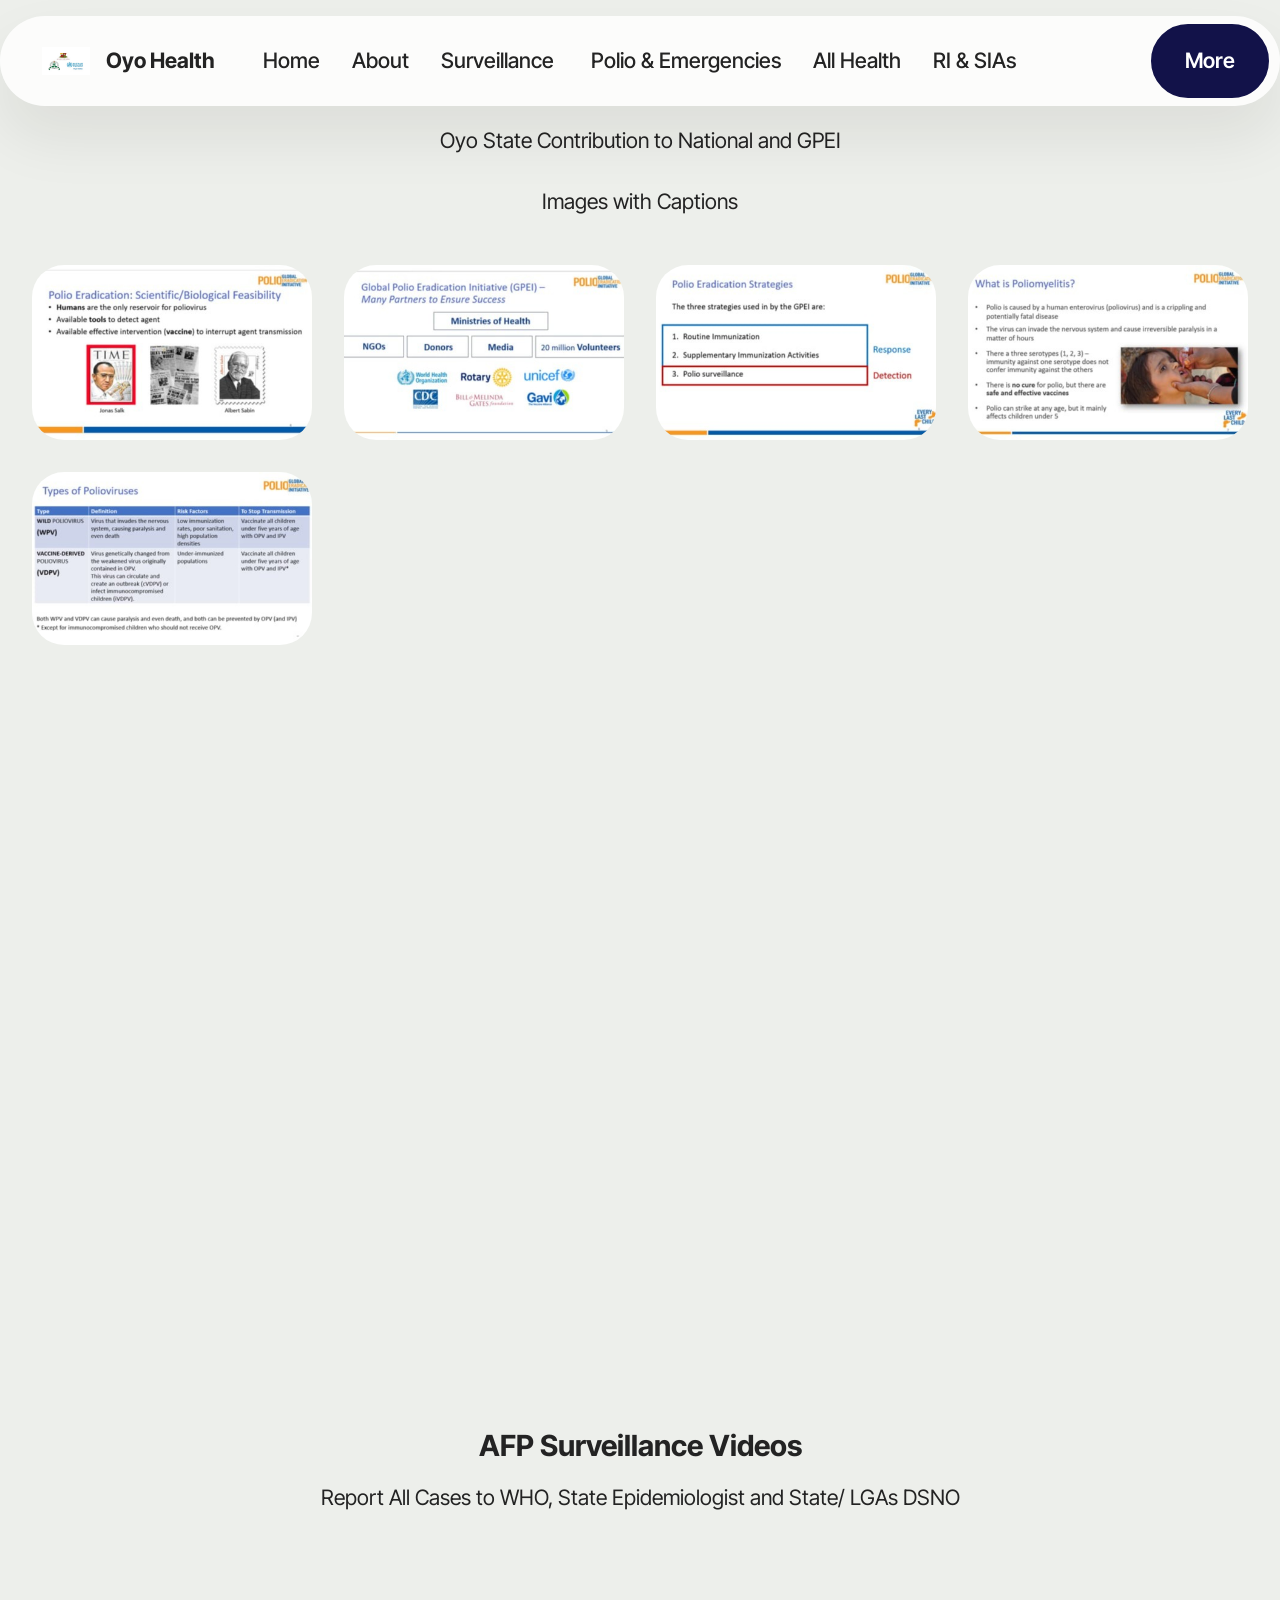
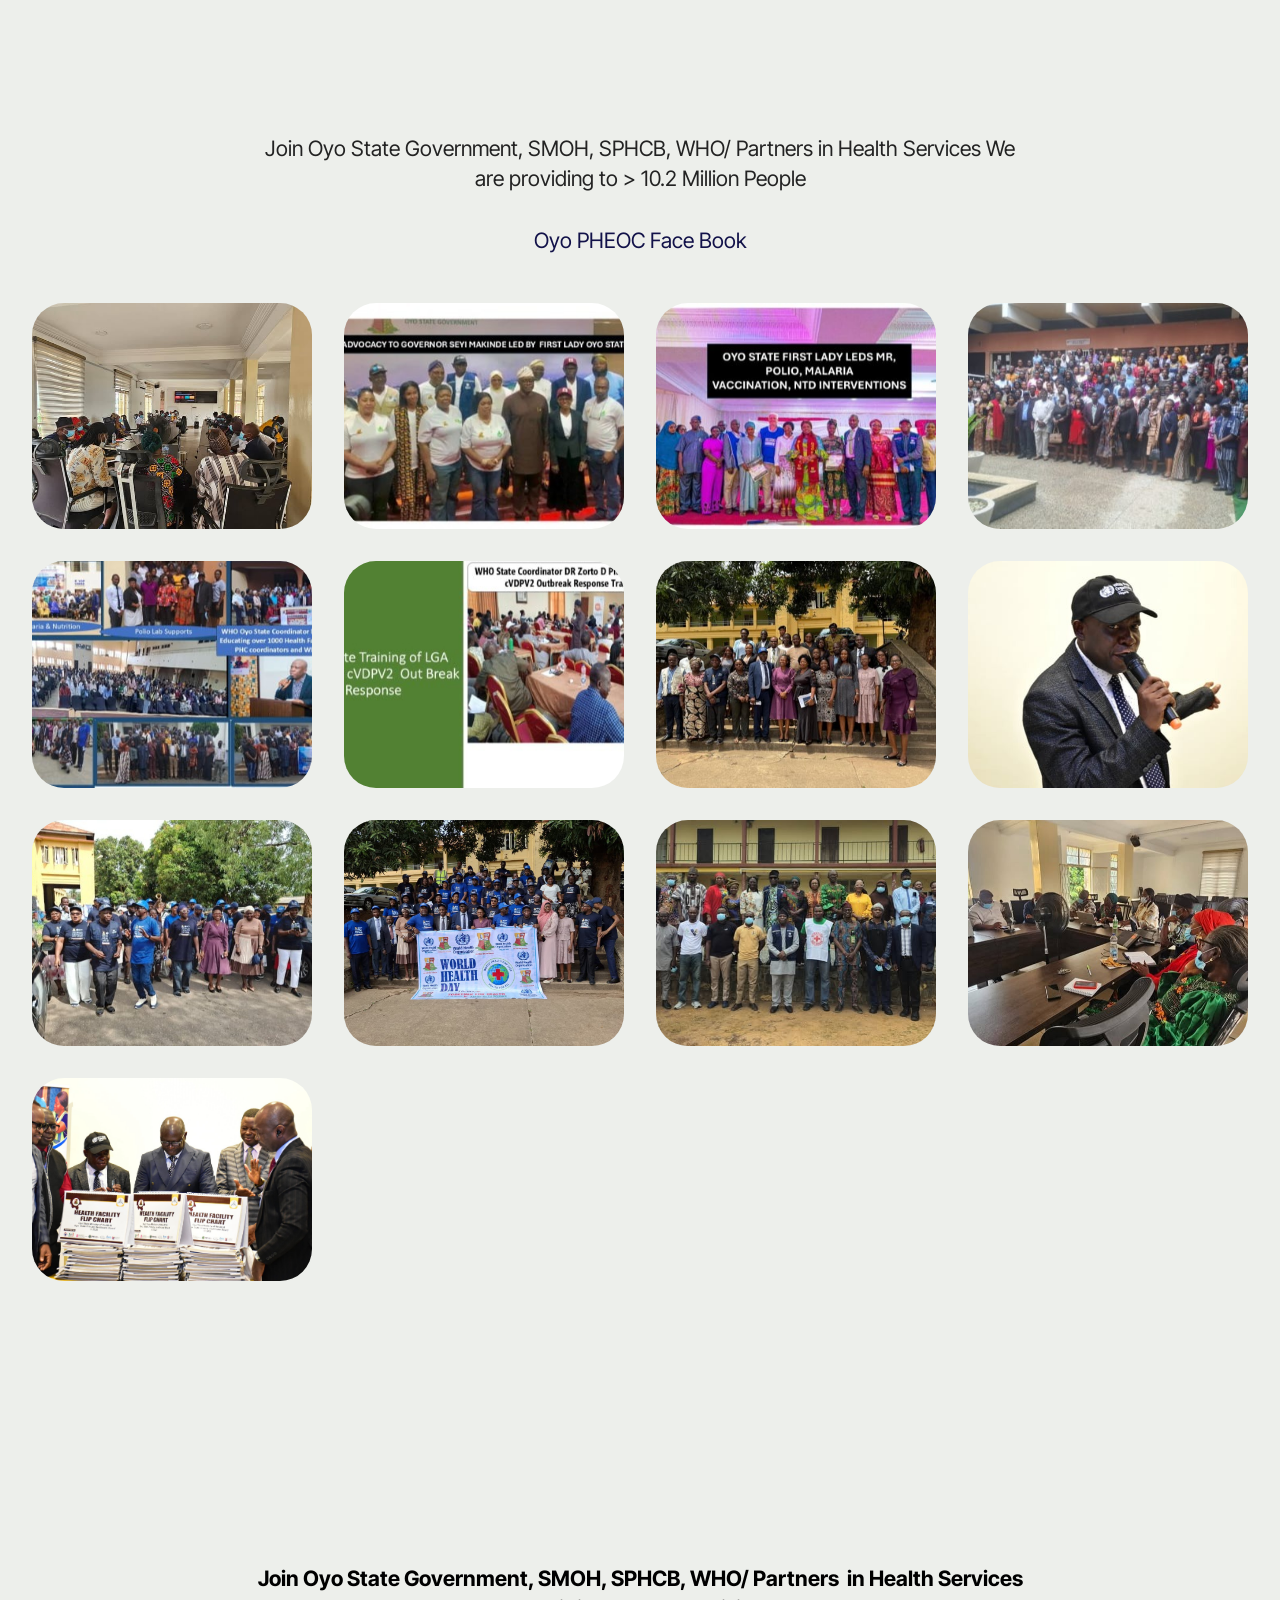
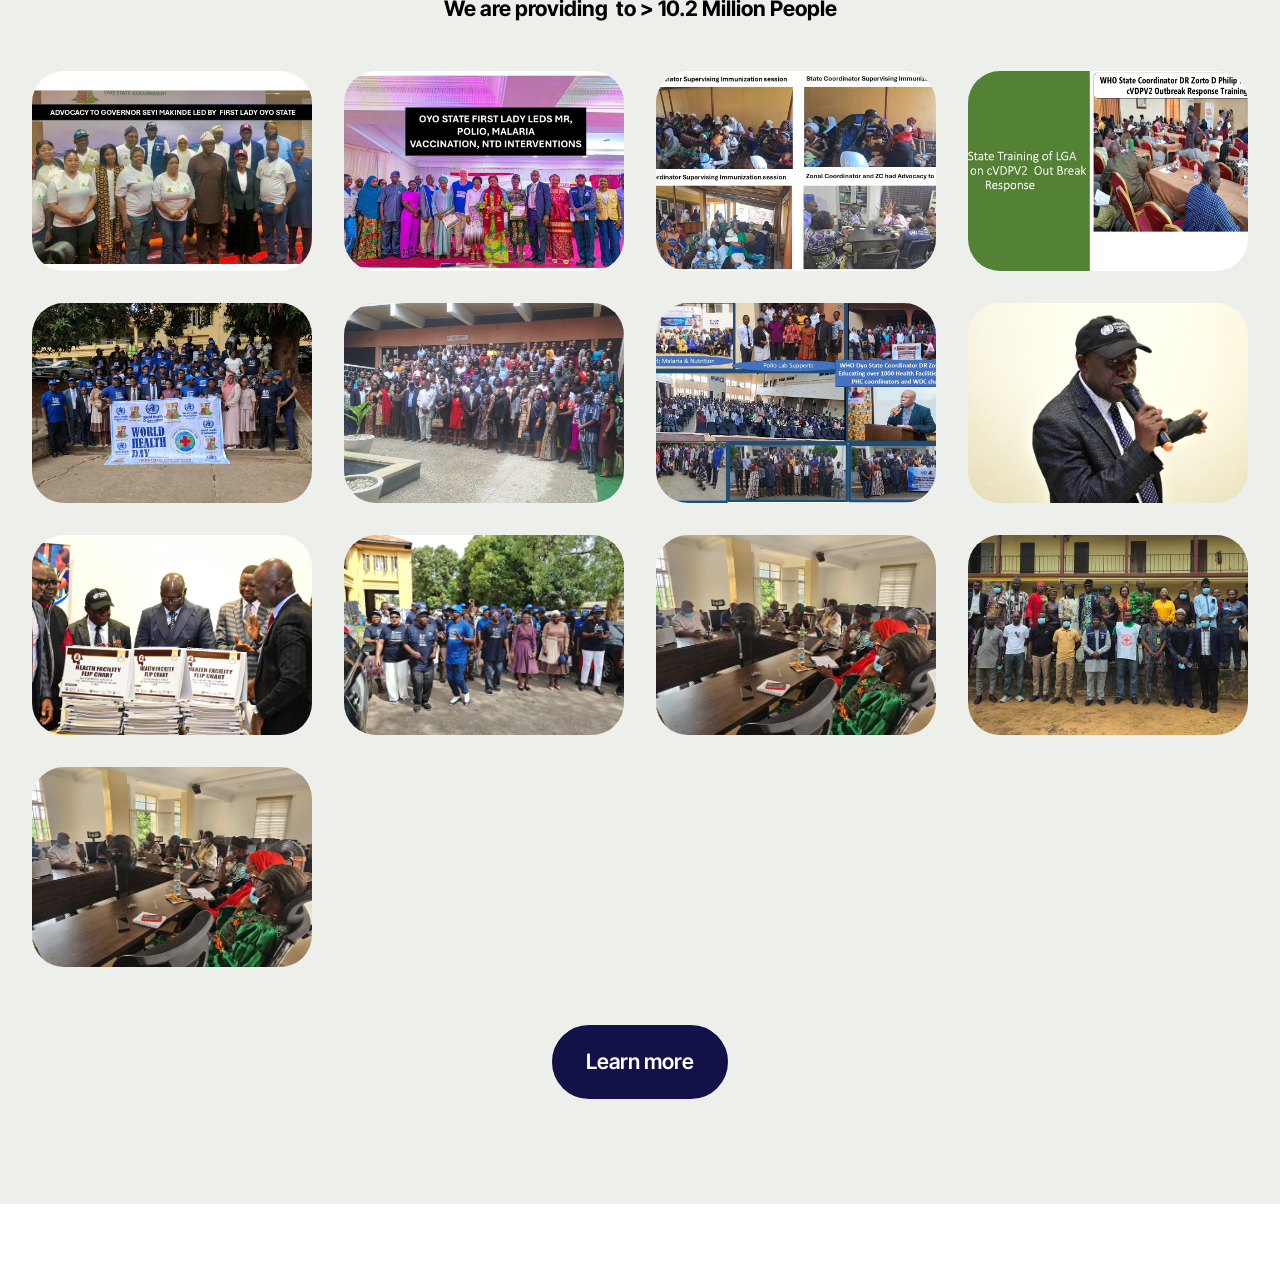
<file: index.html>
<!DOCTYPE html>
<html  >
<head>
  <!-- Site made with Mobirise Website Builder v6.1.12, https://mobirise.com -->
  <meta charset="UTF-8">
  <meta http-equiv="X-UA-Compatible" content="IE=edge">
  <meta name="generator" content="Mobirise v6.1.12, mobirise.com">
  <meta name="viewport" content="width=device-width, initial-scale=1, minimum-scale=1">
  <link rel="shortcut icon" href="assets/images/oyo20who-96x54.png" type="image/x-icon">
  <meta name="description" content="">
  
  
  <title>Home</title>
  <link rel="stylesheet" href="assets/web/assets/mobirise-icons2/mobirise2.css">
  <link rel="stylesheet" href="assets/bootstrap/css/bootstrap.min.css">
  <link rel="stylesheet" href="assets/animatecss/animate.css">
  <link rel="stylesheet" href="assets/dropdown/css/style.css">
  <link rel="stylesheet" href="assets/theme/css/style.css">
  <link rel="preload" href="https://fonts.googleapis.com/css?family=Inter+Tight:100,200,300,400,500,600,700,800,900,100i,200i,300i,400i,500i,600i,700i,800i,900i&display=swap" as="style" onload="this.onload=null;this.rel='stylesheet'">
  <noscript><link rel="stylesheet" href="https://fonts.googleapis.com/css?family=Inter+Tight:100,200,300,400,500,600,700,800,900,100i,200i,300i,400i,500i,600i,700i,800i,900i&display=swap"></noscript>
  <link rel="preload" as="style" href="assets/mobirise/css/mbr-additional.css?v=Xw9PUF"><link rel="stylesheet" href="assets/mobirise/css/mbr-additional.css?v=Xw9PUF" type="text/css">

  
  
  
</head>
<body>
  
  <section data-bs-version="5.1" class="menu menu1 cid-vhyfSEkG3h" once="menu" id="menu01-0">
	

	<nav class="navbar navbar-dropdown navbar-fixed-top navbar-expand-lg">
		<div class="container">
			<div class="navbar-brand">
				<span class="navbar-logo">
					
						<img src="assets/images/oyo20who-96x54.png" alt="Mobirise Website Builder" style="height: 1.7rem;">
					
				</span>
				<span class="navbar-caption-wrap"><a class="navbar-caption text-black display-4" href="https://mobiri.se">Oyo Health</a></span>
			</div>
			<button class="navbar-toggler" type="button" data-toggle="collapse" data-bs-toggle="collapse" data-target="#navbarSupportedContent" data-bs-target="#navbarSupportedContent" aria-controls="navbarNavAltMarkup" aria-expanded="false" aria-label="Toggle navigation">
				<div class="hamburger">
					<span></span>
					<span></span>
					<span></span>
					<span></span>
				</div>
			</button>
			<div class="collapse navbar-collapse" id="navbarSupportedContent">
				<ul class="navbar-nav nav-dropdown" data-app-modern-menu="true"><li class="nav-item">
						<a class="nav-link link text-black text-primary display-4" href="index.html">Home</a>
					</li>
					<li class="nav-item">
						<a class="nav-link link text-black text-primary display-4" href="About Us.html" aria-expanded="false">About</a>
					</li>
					<li class="nav-item">
						<a class="nav-link link text-black text-primary display-4" href="Surveillance.html">Surveillance&nbsp;</a>
					</li><li class="nav-item"><a class="nav-link link text-black text-primary display-4" href="Polio & Emergencies.html">Polio &amp; Emergencies</a></li><li class="nav-item"><a class="nav-link link text-black text-primary display-4" href="All Health.html">All Health</a></li><li class="nav-item"><a class="nav-link link text-black text-primary display-4" href="RI & SIAs.html">RI &amp; SIAs</a></li></ul>
				
				<div class="navbar-buttons mbr-section-btn"><a class="btn btn-primary display-4" href="index.html">More</a></div>
			</div>
		</div>
	</nav>
</section>

<section data-bs-version="5.1" class="gallery1 mbr-gallery cid-vnrQGjndPq" id="gallery01-s">
    
    

    <div class="container-fluid">
        <div class="row justify-content-center">
            <div class="col-12 content-head">
                <div class="mb-5">
                    <h4 class="mbr-section-title mbr-fonts-style align-center m-0 display-7"><strong><br></strong>Oyo State Contribution to National and GPEI</h4>
                    <h4 class="mbr-section-subtitle mbr-fonts-style align-center mb-0 mt-4 display-7">Images with Captions</h4>
                </div>
            </div>
        </div>
        
        <div class="row mbr-gallery">
            <div class="col-12 col-md-6 col-lg-3 item gallery-image">
                <div class="item-wrapper mb-3" data-toggle="modal" data-bs-toggle="modal" data-target="#vvtpJ1Oln6-modal" data-bs-target="#vvtpJ1Oln6-modal">
                    <img class="w-100" src="assets/images/polio20info201.jpg-511x287.jpeg" alt="Mobirise Website Builder" data-slide-to="0" data-bs-slide-to="0" data-target="#lb-vvtpJ1Oln6" data-bs-target="#lb-vvtpJ1Oln6">
                    <div class="icon-wrapper">
                        <span class="mobi-mbri mobi-mbri-search mbr-iconfont mbr-iconfont-btn"></span>
                    </div>
                </div>
                
            </div>
            <div class="col-12 col-md-6 col-lg-3 item gallery-image">
                <div class="item-wrapper mb-3" data-toggle="modal" data-bs-toggle="modal" data-target="#vvtpJ1Oln6-modal" data-bs-target="#vvtpJ1Oln6-modal">
                    <img class="w-100" src="assets/images/polio20info202.jpg-511x287.jpeg" alt="Mobirise Website Builder" data-slide-to="1" data-bs-slide-to="1" data-target="#lb-vvtpJ1Oln6" data-bs-target="#lb-vvtpJ1Oln6">
                    <div class="icon-wrapper">
                        <span class="mobi-mbri mobi-mbri-search mbr-iconfont mbr-iconfont-btn"></span>
                    </div>
                </div>
                
            </div>
            <div class="col-12 col-md-6 col-lg-3 item gallery-image">
                <div class="item-wrapper mb-3" data-toggle="modal" data-bs-toggle="modal" data-target="#vvtpJ1Oln6-modal" data-bs-target="#vvtpJ1Oln6-modal">
                    <img class="w-100" src="assets/images/polio20info203.jpg-511x287.jpeg" alt="Mobirise Website Builder" data-slide-to="2" data-bs-slide-to="2" data-target="#lb-vvtpJ1Oln6" data-bs-target="#lb-vvtpJ1Oln6">
                    <div class="icon-wrapper">
                        <span class="mobi-mbri mobi-mbri-search mbr-iconfont mbr-iconfont-btn"></span>
                    </div>
                </div>
                
            </div>
            <div class="col-12 col-md-6 col-lg-3 item gallery-image">
                <div class="item-wrapper mb-3" data-toggle="modal" data-bs-toggle="modal" data-target="#vvtpJ1Oln6-modal" data-bs-target="#vvtpJ1Oln6-modal">
                    <img class="w-100" src="assets/images/polio20info204.jpg-511x287.jpeg" alt="Mobirise Website Builder" data-slide-to="3" data-bs-slide-to="3" data-target="#lb-vvtpJ1Oln6" data-bs-target="#lb-vvtpJ1Oln6">
                    <div class="icon-wrapper">
                        <span class="mobi-mbri mobi-mbri-search mbr-iconfont mbr-iconfont-btn"></span>
                    </div>
                </div>
                
            </div>
            <div class="col-12 col-md-6 col-lg-3 item gallery-image">
                <div class="item-wrapper mb-3" data-toggle="modal" data-bs-toggle="modal" data-target="#vvtpJ1Oln6-modal" data-bs-target="#vvtpJ1Oln6-modal">
                    <img class="w-100" src="assets/images/polio20info205.jpg-511x287.jpeg" alt="Mobirise Website Builder" data-slide-to="4" data-bs-slide-to="4" data-target="#lb-vvtpJ1Oln6" data-bs-target="#lb-vvtpJ1Oln6">
                    <div class="icon-wrapper">
                        <span class="mobi-mbri mobi-mbri-search mbr-iconfont mbr-iconfont-btn"></span>
                    </div>
                </div>
                
            </div>
            
            
            
        </div>

        <div class="modal mbr-slider" tabindex="-1" role="dialog" aria-hidden="true" id="vvtpJ1Oln6-modal">
            <div class="modal-dialog" role="document">
                <div class="modal-content">
                    <div class="modal-body">
                        <div class="carousel slide" data-pause="false" data-bs-pause="false" id="lb-vvtpJ1Oln6" data-interval="5000" data-bs-interval="5000">
                            <div class="carousel-inner">
                                <div class="carousel-item active">
                                    <img class="d-block w-100" src="assets/images/polio20info201.jpg-511x287.jpeg" alt="Mobirise Website Builder">
                                </div>
                                <div class="carousel-item">
                                    <img class="d-block w-100" src="assets/images/polio20info202.jpg-511x287.jpeg" alt="Mobirise Website Builder">
                                </div>
                                <div class="carousel-item">
                                    <img class="d-block w-100" src="assets/images/polio20info203.jpg-511x287.jpeg" alt="Mobirise Website Builder">
                                </div>
                                <div class="carousel-item">
                                    <img class="d-block w-100" src="assets/images/polio20info204.jpg-511x287.jpeg" alt="Mobirise Website Builder">
                                </div>
                                <div class="carousel-item">
                                    <img class="d-block w-100" src="assets/images/polio20info205.jpg-511x287.jpeg" alt="Mobirise Website Builder">
                                </div>
                                
                                
                                
                            </div>
                            <ol class="carousel-indicators">
                                <li data-slide-to="0" data-bs-slide-to="0" class="active" data-target="#lb-vvtpJ1Oln6" data-bs-target="#lb-vvtpJ1Oln6"></li>
                                <li data-slide-to="1" data-bs-slide-to="1" data-target="#lb-vvtpJ1Oln6" data-bs-target="#lb-vvtpJ1Oln6"></li>
                                <li data-slide-to="2" data-bs-slide-to="2" data-target="#lb-vvtpJ1Oln6" data-bs-target="#lb-vvtpJ1Oln6"></li>
                                <li data-slide-to="3" data-bs-slide-to="3" data-target="#lb-vvtpJ1Oln6" data-bs-target="#lb-vvtpJ1Oln6"></li>
                                <li data-slide-to="4" data-bs-slide-to="4" data-target="#lb-vvtpJ1Oln6" data-bs-target="#lb-vvtpJ1Oln6"></li>
                                
                                
                                
                            </ol>
                            <a role="button" href="" class="close" data-dismiss="modal" data-bs-dismiss="modal" aria-label="Close">
                            </a>
                            <a class="carousel-control-prev carousel-control" role="button" data-slide="prev" data-bs-slide="prev" href="#lb-vvtpJ1Oln6">
                                <span class="mobi-mbri mobi-mbri-arrow-prev" aria-hidden="true"></span>
                                <span class="sr-only visually-hidden">Previous</span>
                            </a>
                            <a class="carousel-control-next carousel-control" role="button" data-slide="next" data-bs-slide="next" href="#lb-vvtpJ1Oln6">
                                <span class="mobi-mbri mobi-mbri-arrow-next" aria-hidden="true"></span>
                                <span class="sr-only visually-hidden">Next</span>
                            </a>
                        </div>
                    </div>
                </div>
            </div>
        </div>
    </div>
</section>

<section data-bs-version="5.1" class="video02 cid-vhI5vBGKkO" id="video02-j">
  

  
  

  <div class="container">
    <div class="row justify-content-center">
      <div class="mbr-figure col-12 mb-5 col-md-9"><iframe class="mbr-embedded-video" src="https://www.youtube.com/embed/-nNPLHn8k2k?rel=0&amp;amp;mute=1&amp;showinfo=0&amp;autoplay=1&amp;loop=1&amp;playlist=-nNPLHn8k2k" width="1280" height="720" frameborder="0" allowfullscreen></iframe></div>
    </div>
    <div class="row justify-content-center">
      <div class="col-12 content-text">
        <h4 class="mbr-description mbr-fonts-style mb-3 align-center display-5"><strong>AFP Surveillance Videos</strong></h4>
        <p class="mbr-description mbr-fonts-style mb-0 align-center display-7">Report All Cases to WHO, State Epidemiologist and State/ LGAs DSNO</p>
      </div>
    </div>
  </div>
</section>

<section data-bs-version="5.1" class="gallery1 mbr-gallery cid-vhExS8dwPG" id="gallery01-i">
    
    

    <div class="container-fluid">
        <div class="row justify-content-center">
            <div class="col-12 content-head">
                <div class="mb-5">
                    <h3 class="mbr-section-title mbr-fonts-style align-center m-0 display-7"><br>Join Oyo State Government, SMOH, SPHCB, WHO/ Partners  in Health Services We are providing  to &gt; 10.2 Million People</h3>
                    <h4 class="mbr-section-subtitle mbr-fonts-style align-center mb-0 mt-4 display-7"><a href="https://web.facebook.com/oyoeoc?_rdc=1&_rdr#" class="text-primary">Oyo PHEOC Face Book</a></h4>
                </div>
            </div>
        </div>
        
        <div class="row mbr-gallery">
            <div class="col-12 col-md-6 col-lg-3 item gallery-image active">
                <div class="item-wrapper mb-3" data-toggle="modal" data-bs-toggle="modal" data-target="#vvtpJ2l5Nt-modal" data-bs-target="#vvtpJ2l5Nt-modal">
                    <img class="w-100" src="assets/images/eoc2-590x443.jpg" alt="Mobirise Website Builder" data-slide-to="0" data-bs-slide-to="0" data-target="#lb-vvtpJ2l5Nt" data-bs-target="#lb-vvtpJ2l5Nt">
                    <div class="icon-wrapper">
                        <span class="mobi-mbri mobi-mbri-search mbr-iconfont mbr-iconfont-btn"></span>
                    </div>
                </div>
                
            </div><div class="col-12 col-md-6 col-lg-3 item gallery-image">
                <div class="item-wrapper mb-3" data-toggle="modal" data-bs-toggle="modal" data-target="#vvtpJ2l5Nt-modal" data-bs-target="#vvtpJ2l5Nt-modal">
                    <img class="w-100" src="assets/images/governor-advocacy-presentation1-2-510x287.jpeg" alt="Mobirise Website Builder" data-slide-to="1" data-bs-slide-to="1" data-target="#lb-vvtpJ2l5Nt" data-bs-target="#lb-vvtpJ2l5Nt">
                    <div class="icon-wrapper">
                        <span class="mobi-mbri mobi-mbri-search mbr-iconfont mbr-iconfont-btn"></span>
                    </div>
                </div>
                
            </div>
            <div class="col-12 col-md-6 col-lg-3 item gallery-image">
                <div class="item-wrapper mb-3" data-toggle="modal" data-bs-toggle="modal" data-target="#vvtpJ2l5Nt-modal" data-bs-target="#vvtpJ2l5Nt-modal">
                    <img class="w-100" src="assets/images/first-lady-presentation1-510x287.jpeg" alt="Mobirise Website Builder" data-slide-to="2" data-bs-slide-to="2" data-target="#lb-vvtpJ2l5Nt" data-bs-target="#lb-vvtpJ2l5Nt">
                    <div class="icon-wrapper">
                        <span class="mobi-mbri mobi-mbri-search mbr-iconfont mbr-iconfont-btn"></span>
                    </div>
                </div>
                
            </div>
            <div class="col-12 col-md-6 col-lg-3 item gallery-image">
                <div class="item-wrapper mb-3" data-toggle="modal" data-bs-toggle="modal" data-target="#vvtpJ2l5Nt-modal" data-bs-target="#vvtpJ2l5Nt-modal">
                    <img class="w-100" src="assets/images/whatsapp-image-2025-08-06-at-23.34.34-1201-510x287.jpeg" alt="Mobirise Website Builder" data-slide-to="3" data-bs-slide-to="3" data-target="#lb-vvtpJ2l5Nt" data-bs-target="#lb-vvtpJ2l5Nt">
                    <div class="icon-wrapper">
                        <span class="mobi-mbri mobi-mbri-search mbr-iconfont mbr-iconfont-btn"></span>
                    </div>
                </div>
                
            </div>
            <div class="col-12 col-md-6 col-lg-3 item gallery-image">
                <div class="item-wrapper mb-3" data-toggle="modal" data-bs-toggle="modal" data-target="#vvtpJ2l5Nt-modal" data-bs-target="#vvtpJ2l5Nt-modal">
                    <img class="w-100" src="assets/images/phc-coordinators-hf-oic-ward-committee-chair201-510x287.jpeg" alt="Mobirise Website Builder" data-slide-to="4" data-bs-slide-to="4" data-target="#lb-vvtpJ2l5Nt" data-bs-target="#lb-vvtpJ2l5Nt">
                    <div class="icon-wrapper">
                        <span class="mobi-mbri mobi-mbri-search mbr-iconfont mbr-iconfont-btn"></span>
                    </div>
                </div>
                
            </div>
            <div class="col-12 col-md-6 col-lg-3 item gallery-image">
                <div class="item-wrapper mb-3" data-toggle="modal" data-bs-toggle="modal" data-target="#vvtpJ2l5Nt-modal" data-bs-target="#vvtpJ2l5Nt-modal">
                    <img class="w-100" src="assets/images/oyo-state-training-of-lga-teams-on-cvdpv2201-510x287.jpeg" alt="Mobirise Website Builder" data-slide-to="5" data-bs-slide-to="5" data-target="#lb-vvtpJ2l5Nt" data-bs-target="#lb-vvtpJ2l5Nt">
                    <div class="icon-wrapper">
                        <span class="mobi-mbri mobi-mbri-search mbr-iconfont mbr-iconfont-btn"></span>
                    </div>
                </div>
                
            </div>
            <div class="col-12 col-md-6 col-lg-3 item gallery-image">
                <div class="item-wrapper mb-3" data-toggle="modal" data-bs-toggle="modal" data-target="#vvtpJ2l5Nt-modal" data-bs-target="#vvtpJ2l5Nt-modal">
                    <img class="w-100" src="assets/images/comm-510x383.jpeg" alt="Mobirise Website Builder" data-slide-to="6" data-bs-slide-to="6" data-target="#lb-vvtpJ2l5Nt" data-bs-target="#lb-vvtpJ2l5Nt">
                    <div class="icon-wrapper">
                        <span class="mobi-mbri mobi-mbri-search mbr-iconfont mbr-iconfont-btn"></span>
                    </div>
                </div>
                
            </div>
            <div class="col-12 col-md-6 col-lg-3 item gallery-image">
                <div class="item-wrapper mb-3" data-toggle="modal" data-bs-toggle="modal" data-target="#vvtpJ2l5Nt-modal" data-bs-target="#vvtpJ2l5Nt-modal">
                    <img class="w-100" src="assets/images/sc-510x340.jpeg" alt="Mobirise Website Builder" data-slide-to="7" data-bs-slide-to="7" data-target="#lb-vvtpJ2l5Nt" data-bs-target="#lb-vvtpJ2l5Nt">
                    <div class="icon-wrapper">
                        <span class="mobi-mbri mobi-mbri-search mbr-iconfont mbr-iconfont-btn"></span>
                    </div>
                </div>
                
            </div>
            <div class="col-12 col-md-6 col-lg-3 item gallery-image">
                <div class="item-wrapper mb-3" data-toggle="modal" data-bs-toggle="modal" data-target="#vvtpJ2l5Nt-modal" data-bs-target="#vvtpJ2l5Nt-modal">
                    <img class="w-100" src="assets/images/whd2-510x383.jpeg" alt="Mobirise Website Builder" data-slide-to="8" data-bs-slide-to="8" data-target="#lb-vvtpJ2l5Nt" data-bs-target="#lb-vvtpJ2l5Nt">
                    <div class="icon-wrapper">
                        <span class="mobi-mbri mobi-mbri-search mbr-iconfont mbr-iconfont-btn"></span>
                    </div>
                </div>
                
            </div><div class="col-12 col-md-6 col-lg-3 item gallery-image">
                <div class="item-wrapper mb-3" data-toggle="modal" data-bs-toggle="modal" data-target="#vvtpJ2l5Nt-modal" data-bs-target="#vvtpJ2l5Nt-modal">
                    <img class="w-100" src="assets/images/whd-1020x765.jpg" alt="Mobirise Website Builder" data-slide-to="9" data-bs-slide-to="9" data-target="#lb-vvtpJ2l5Nt" data-bs-target="#lb-vvtpJ2l5Nt">
                    <div class="icon-wrapper">
                        <span class="mobi-mbri mobi-mbri-search mbr-iconfont mbr-iconfont-btn"></span>
                    </div>
                </div>
                
            </div><div class="col-12 col-md-6 col-lg-3 item gallery-image">
                <div class="item-wrapper mb-3" data-toggle="modal" data-bs-toggle="modal" data-target="#vvtpJ2l5Nt-modal" data-bs-target="#vvtpJ2l5Nt-modal">
                    <img class="w-100" src="assets/images/eoc1-590x360.jpeg" alt="Mobirise Website Builder" data-slide-to="10" data-bs-slide-to="10" data-target="#lb-vvtpJ2l5Nt" data-bs-target="#lb-vvtpJ2l5Nt">
                    <div class="icon-wrapper">
                        <span class="mobi-mbri mobi-mbri-search mbr-iconfont mbr-iconfont-btn"></span>
                    </div>
                </div>
                
            </div><div class="col-12 col-md-6 col-lg-3 item gallery-image">
                <div class="item-wrapper mb-3" data-toggle="modal" data-bs-toggle="modal" data-target="#vvtpJ2l5Nt-modal" data-bs-target="#vvtpJ2l5Nt-modal">
                    <img class="w-100" src="assets/images/eoc203-590x443.jpeg" alt="Mobirise Website Builder" data-slide-to="11" data-bs-slide-to="11" data-target="#lb-vvtpJ2l5Nt" data-bs-target="#lb-vvtpJ2l5Nt">
                    <div class="icon-wrapper">
                        <span class="mobi-mbri mobi-mbri-search mbr-iconfont mbr-iconfont-btn"></span>
                    </div>
                </div>
                
            </div><div class="col-12 col-md-6 col-lg-3 item gallery-image">
                <div class="item-wrapper mb-3" data-toggle="modal" data-bs-toggle="modal" data-target="#vvtpJ2l5Nt-modal" data-bs-target="#vvtpJ2l5Nt-modal">
                    <img class="w-100" src="assets/images/flip20chart-1600x1066.jpg" alt="Mobirise Website Builder" data-slide-to="12" data-bs-slide-to="12" data-target="#lb-vvtpJ2l5Nt" data-bs-target="#lb-vvtpJ2l5Nt">
                    <div class="icon-wrapper">
                        <span class="mobi-mbri mobi-mbri-search mbr-iconfont mbr-iconfont-btn"></span>
                    </div>
                </div>
                
            </div>
        </div>

        <div class="modal mbr-slider" tabindex="-1" role="dialog" aria-hidden="true" id="vvtpJ2l5Nt-modal">
            <div class="modal-dialog" role="document">
                <div class="modal-content">
                    <div class="modal-body">
                        <div class="carousel slide" data-pause="false" data-bs-pause="false" id="lb-vvtpJ2l5Nt" data-ride="carousel" data-bs-ride="carousel" data-interval="3000" data-bs-interval="3000">
                            <div class="carousel-inner">
                                <div class="carousel-item active">
                                    <img class="d-block w-100" src="assets/images/eoc2-590x443.jpg" alt="Mobirise Website Builder">
                                </div><div class="carousel-item">
                                    <img class="d-block w-100" src="assets/images/governor-advocacy-presentation1-2-510x287.jpeg" alt="Mobirise Website Builder">
                                </div>
                                <div class="carousel-item">
                                    <img class="d-block w-100" src="assets/images/first-lady-presentation1-510x287.jpeg" alt="Mobirise Website Builder">
                                </div>
                                <div class="carousel-item">
                                    <img class="d-block w-100" src="assets/images/whatsapp-image-2025-08-06-at-23.34.34-1201-510x287.jpeg" alt="Mobirise Website Builder">
                                </div>
                                <div class="carousel-item">
                                    <img class="d-block w-100" src="assets/images/phc-coordinators-hf-oic-ward-committee-chair201-510x287.jpeg" alt="Mobirise Website Builder">
                                </div>
                                <div class="carousel-item">
                                    <img class="d-block w-100" src="assets/images/oyo-state-training-of-lga-teams-on-cvdpv2201-510x287.jpeg" alt="Mobirise Website Builder">
                                </div>
                                <div class="carousel-item">
                                    <img class="d-block w-100" src="assets/images/comm-510x383.jpeg" alt="Mobirise Website Builder">
                                </div>
                                <div class="carousel-item">
                                    <img class="d-block w-100" src="assets/images/sc-510x340.jpeg" alt="Mobirise Website Builder">
                                </div>
                                <div class="carousel-item">
                                    <img class="d-block w-100" src="assets/images/whd2-510x383.jpeg" alt="Mobirise Website Builder">
                                </div><div class="carousel-item">
                                    <img class="d-block w-100" src="assets/images/whd-1020x765.jpg" alt="Mobirise Website Builder">
                                </div><div class="carousel-item">
                                    <img class="d-block w-100" src="assets/images/eoc1-590x360.jpeg" alt="Mobirise Website Builder">
                                </div><div class="carousel-item">
                                    <img class="d-block w-100" src="assets/images/eoc203-590x443.jpeg" alt="Mobirise Website Builder">
                                </div><div class="carousel-item">
                                    <img class="d-block w-100" src="assets/images/flip20chart-1600x1066.jpg" alt="Mobirise Website Builder">
                                </div>
                            </div>
                            <ol class="carousel-indicators">
                                <li data-slide-to="0" data-bs-slide-to="0" class="active" data-target="#lb-vvtpJ2l5Nt" data-bs-target="#lb-vvtpJ2l5Nt"></li>
                                <li data-slide-to="1" data-bs-slide-to="1" data-target="#lb-vvtpJ2l5Nt" data-bs-target="#lb-vvtpJ2l5Nt"></li>
                                <li data-slide-to="2" data-bs-slide-to="2" data-target="#lb-vvtpJ2l5Nt" data-bs-target="#lb-vvtpJ2l5Nt"></li>
                                <li data-slide-to="3" data-bs-slide-to="3" data-target="#lb-vvtpJ2l5Nt" data-bs-target="#lb-vvtpJ2l5Nt"></li>
                                <li data-slide-to="4" data-bs-slide-to="4" data-target="#lb-vvtpJ2l5Nt" data-bs-target="#lb-vvtpJ2l5Nt"></li>
                                <li data-slide-to="5" data-bs-slide-to="5" data-target="#lb-vvtpJ2l5Nt" data-bs-target="#lb-vvtpJ2l5Nt"></li>
                                <li data-slide-to="6" data-bs-slide-to="6" data-target="#lb-vvtpJ2l5Nt" data-bs-target="#lb-vvtpJ2l5Nt"></li>
                                <li data-slide-to="7" data-bs-slide-to="7" data-target="#lb-vvtpJ2l5Nt" data-bs-target="#lb-vvtpJ2l5Nt"></li><li data-slide-to="8" data-bs-slide-to="8" data-target="#lb-vvtpJ2l5Nt" data-bs-target="#lb-vvtpJ2l5Nt"></li><li data-slide-to="9" data-bs-slide-to="9" data-target="#lb-vvtpJ2l5Nt" data-bs-target="#lb-vvtpJ2l5Nt"></li><li data-slide-to="10" data-bs-slide-to="10" data-target="#lb-vvtpJ2l5Nt" data-bs-target="#lb-vvtpJ2l5Nt"></li><li data-slide-to="11" data-bs-slide-to="11" data-target="#lb-vvtpJ2l5Nt" data-bs-target="#lb-vvtpJ2l5Nt"></li><li data-slide-to="12" data-bs-slide-to="12" data-target="#lb-vvtpJ2l5Nt" data-bs-target="#lb-vvtpJ2l5Nt"></li>
                            </ol>
                            <a role="button" href="" class="close" data-dismiss="modal" data-bs-dismiss="modal" aria-label="Close">
                            </a>
                            <a class="carousel-control-prev carousel-control" role="button" data-slide="prev" data-bs-slide="prev" href="#lb-vvtpJ2l5Nt">
                                <span class="mobi-mbri mobi-mbri-arrow-prev" aria-hidden="true"></span>
                                <span class="sr-only visually-hidden">Previous</span>
                            </a>
                            <a class="carousel-control-next carousel-control" role="button" data-slide="next" data-bs-slide="next" href="#lb-vvtpJ2l5Nt">
                                <span class="mobi-mbri mobi-mbri-arrow-next" aria-hidden="true"></span>
                                <span class="sr-only visually-hidden">Next</span>
                            </a>
                        </div>
                    </div>
                </div>
            </div>
        </div>
    </div>
</section>

<section data-bs-version="5.1" class="gallery06 cid-vhylyiY7Gc" id="gallery06-3">
    
    
    <div class="container">
        <div class="row justify-content-center">
            <div class="col-12 content-head">
                <div class="mbr-section-head mb-5">
                    <h4 class="mbr-section-title mbr-fonts-style align-center mb-0 display-7"><strong><br></strong><br><strong>Join Oyo State Government, SMOH, SPHCB, WHO/ Partners&nbsp; in Health Services We are providing&nbsp; to &gt; 10.2 Million People</strong></h4>
                    
                </div>
            </div>
        </div>
        <div class="row">
            <div class="item features-image col-12 col-md-6 col-lg-3 active">
                <div class="item-wrapper">
                    <div class="item-img">
                        <img src="assets/images/governor-advocacy-presentation1.jpeg" alt="Mobirise Website Builder" title="" data-slide-to="0" data-bs-slide-to="0">
                    </div>
                </div>
            </div>
            <div class="item features-image col-12 col-md-6 col-lg-3">
                <div class="item-wrapper">
                    <div class="item-img">
                        <img src="assets/images/first-lady-presentation1.jpeg" alt="Mobirise Website Builder" title="" data-slide-to="1" data-bs-slide-to="1">
                    </div>
                </div>
            </div>
            <div class="item features-image col-12 col-md-6 col-lg-3">
                <div class="item-wrapper">
                    <div class="item-img">
                        <img src="assets/images/field-work.jpeg" alt="Mobirise Website Builder" title="" data-slide-to="2" data-bs-slide-to="2">
                    </div>
                </div>
            </div>
            <div class="item features-image col-12 col-md-6 col-lg-3">
                <div class="item-wrapper">
                    <div class="item-img">
                        <img src="assets/images/oyo-state-training-of-lga-teams-on-cvdpv2.jpeg" alt="Mobirise Website Builder" title="" data-slide-to="3" data-bs-slide-to="3">
                    </div>
                </div>
            </div><div class="item features-image col-12 col-md-6 col-lg-3">
                <div class="item-wrapper">
                    <div class="item-img">
                        <img src="assets/images/whd.jpg" alt="Mobirise Website Builder" title="" data-slide-to="4" data-bs-slide-to="4">
                    </div>
                </div>
            </div>
            <div class="item features-image col-12 col-md-6 col-lg-3">
                <div class="item-wrapper">
                    <div class="item-img">
                        <img src="assets/images/whatsapp-image-2025-08-06-at-23.34.34-1.jpeg" alt="Mobirise Website Builder" title="" data-slide-to="5" data-bs-slide-to="5">
                    </div>
                </div>
            </div>
            <div class="item features-image col-12 col-md-6 col-lg-3">
                <div class="item-wrapper">
                    <div class="item-img">
                        <img src="assets/images/phc-coordinators-hf-oic-ward-committee-chair.jpeg" alt="Mobirise Website Builder" title="" data-slide-to="6" data-bs-slide-to="6">
                    </div>
                </div>
            </div>
            <div class="item features-image col-12 col-md-6 col-lg-3">
                <div class="item-wrapper">
                    <div class="item-img">
                        <img src="assets/images/sc-1.jpeg" alt="Mobirise Website Builder" title="" data-slide-to="7" data-bs-slide-to="7">
                    </div>
                </div>
            </div>
            <div class="item features-image col-12 col-md-6 col-lg-3">
                <div class="item-wrapper">
                    <div class="item-img">
                        <img src="assets/images/flip-chart.jpeg" alt="Mobirise Website Builder" title="" data-slide-to="8" data-bs-slide-to="8">
                    </div>
                </div>
            </div><div class="item features-image col-12 col-md-6 col-lg-3">
                <div class="item-wrapper">
                    <div class="item-img">
                        <img src="assets/images/whd2.jpg" alt="Mobirise Website Builder" title="" data-slide-to="9" data-bs-slide-to="9">
                    </div>
                </div>
            </div><div class="item features-image col-12 col-md-6 col-lg-3">
                <div class="item-wrapper">
                    <div class="item-img">
                        <img src="assets/images/eoc-3.jpg" alt="Mobirise Website Builder" title="" data-slide-to="10" data-bs-slide-to="10">
                    </div>
                </div>
            </div><div class="item features-image col-12 col-md-6 col-lg-3">
                <div class="item-wrapper">
                    <div class="item-img">
                        <img src="assets/images/eoc1.jpg" alt="Mobirise Website Builder" title="" data-slide-to="11" data-bs-slide-to="11">
                    </div>
                </div>
            </div><div class="item features-image col-12 col-md-6 col-lg-3">
                <div class="item-wrapper">
                    <div class="item-img">
                        <img src="assets/images/eoc-3.jpg" alt="Mobirise Website Builder" title="" data-slide-to="12" data-bs-slide-to="12">
                    </div>
                </div>
            </div>

        </div>
        <div class="mbr-section-btn mt-4">
            <a class="btn btn-primary display-7" href="https://mobiri.se">Learn
              more</a>
        </div>
    </div>
</section><section class="display-7" style="padding: 0;align-items: center;justify-content: center;flex-wrap: wrap;    align-content: center;display: flex;position: relative;height: 4rem;"><a href="https://mobiri.se/4674912" style="flex: 1 1;height: 4rem;position: absolute;width: 100%;z-index: 1;"><img alt="" style="height: 4rem;" src="[data-uri]"></a><p style="margin: 0;text-align: center;" class="display-7">&#8204;</p><a style="z-index:1" href="https://mobirise.com/html-builder.html">HTML Website Creator</a></section><script src="assets/bootstrap/js/bootstrap.bundle.min.js"></script>  <script src="assets/smoothscroll/smooth-scroll.js"></script>  <script src="assets/ytplayer/index.js"></script>  <script src="assets/dropdown/js/navbar-dropdown.js"></script>  <script src="assets/playervimeo/vimeo_player.js"></script>  <script src="assets/theme/js/script.js"></script>  
  
  
  <input name="animation" type="hidden">
  </body>
</html>
</file>
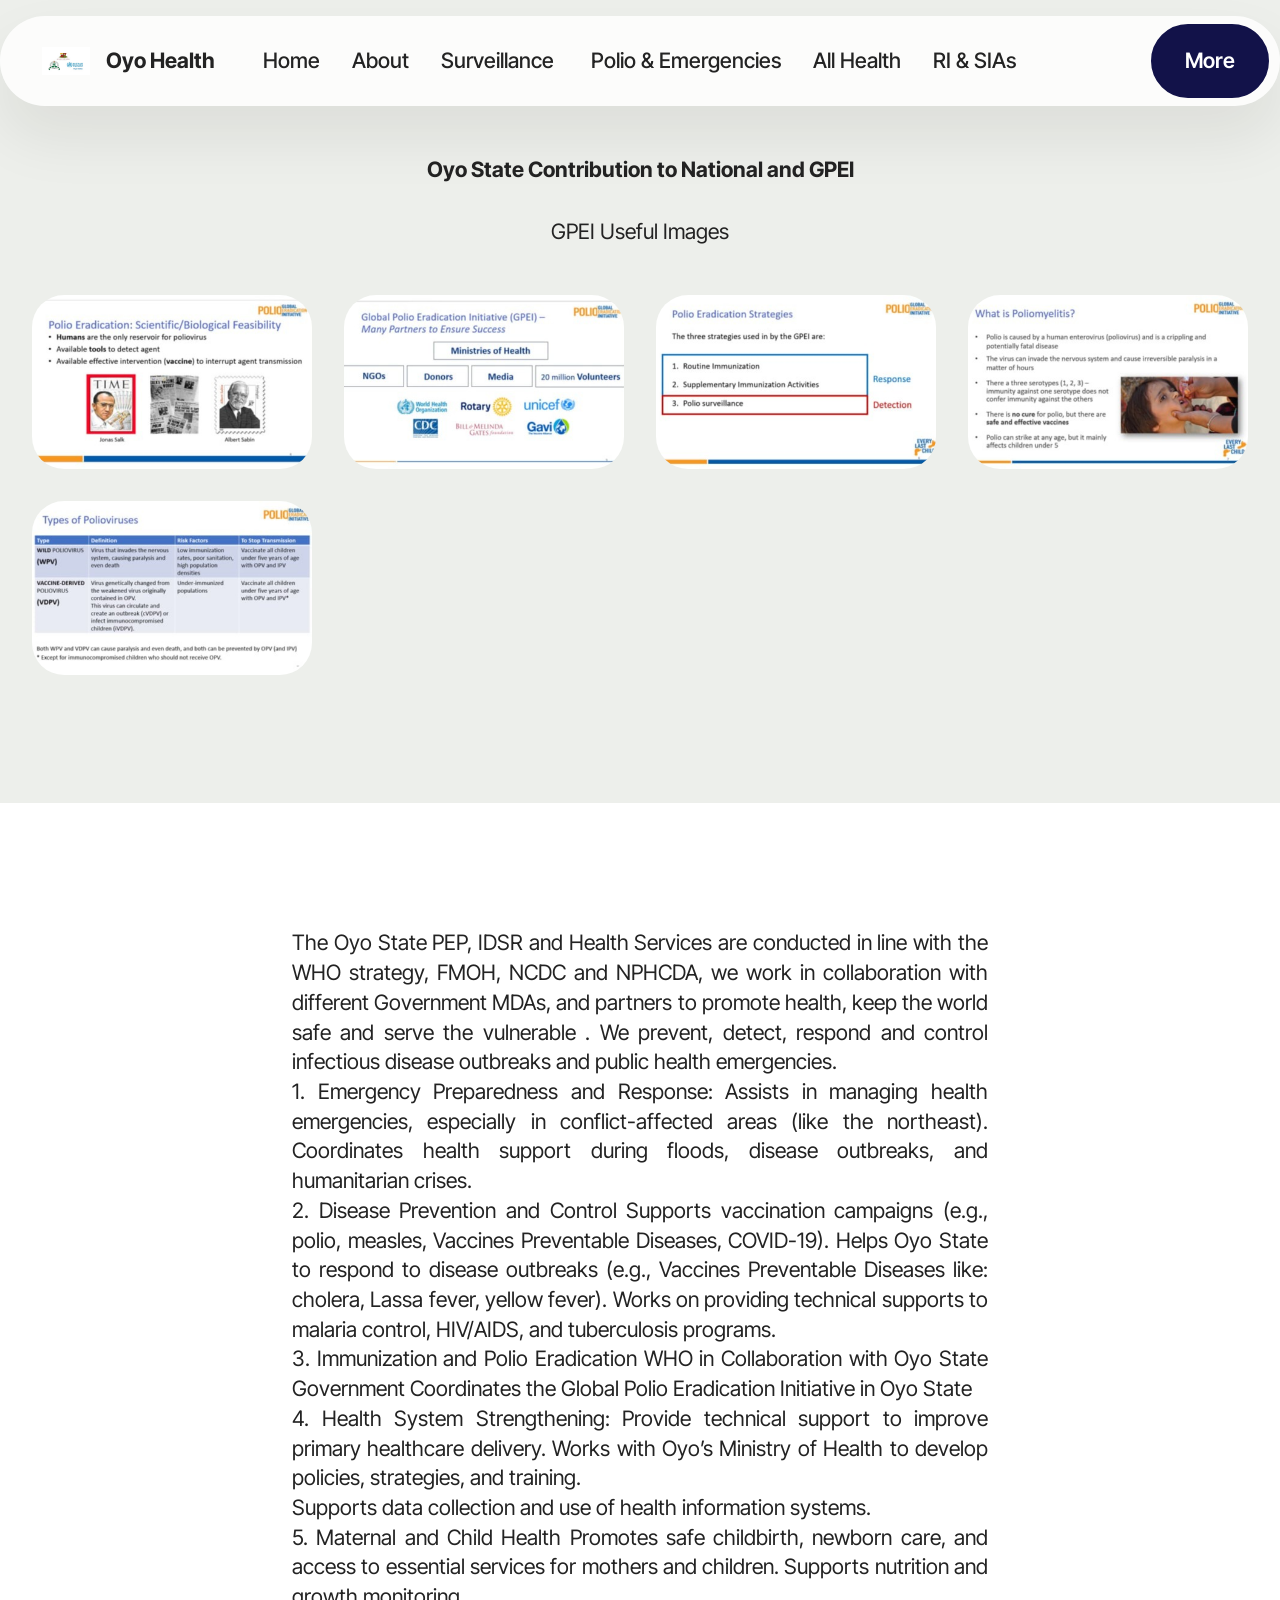
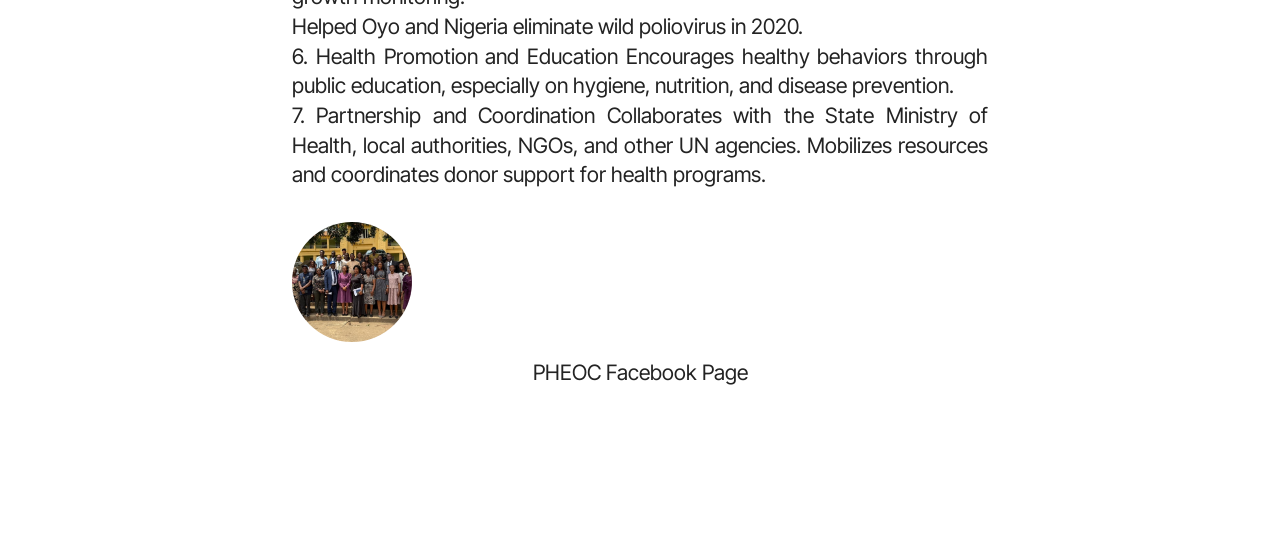
<file: About Us.html>
<!DOCTYPE html>
<html  >
<head>
  <!-- Site made with Mobirise Website Builder v6.1.12, https://mobirise.com -->
  <meta charset="UTF-8">
  <meta http-equiv="X-UA-Compatible" content="IE=edge">
  <meta name="generator" content="Mobirise v6.1.12, mobirise.com">
  <meta name="viewport" content="width=device-width, initial-scale=1, minimum-scale=1">
  <link rel="shortcut icon" href="assets/images/oyo20who-96x54.png" type="image/x-icon">
  <meta name="description" content="">
  
  
  <title>About Us</title>
  <link rel="stylesheet" href="assets/web/assets/mobirise-icons2/mobirise2.css">
  <link rel="stylesheet" href="assets/bootstrap/css/bootstrap.min.css">
  <link rel="stylesheet" href="assets/animatecss/animate.css">
  <link rel="stylesheet" href="assets/dropdown/css/style.css">
  <link rel="stylesheet" href="assets/theme/css/style.css">
  <link rel="preload" href="https://fonts.googleapis.com/css?family=Inter+Tight:100,200,300,400,500,600,700,800,900,100i,200i,300i,400i,500i,600i,700i,800i,900i&display=swap" as="style" onload="this.onload=null;this.rel='stylesheet'">
  <noscript><link rel="stylesheet" href="https://fonts.googleapis.com/css?family=Inter+Tight:100,200,300,400,500,600,700,800,900,100i,200i,300i,400i,500i,600i,700i,800i,900i&display=swap"></noscript>
  <link rel="preload" as="style" href="assets/mobirise/css/mbr-additional.css?v=KSUf12"><link rel="stylesheet" href="assets/mobirise/css/mbr-additional.css?v=KSUf12" type="text/css">

  
  
  
</head>
<body>
  
  <section data-bs-version="5.1" class="menu menu1 cid-vhyfSEkG3h" once="menu" id="menu01-0">
	

	<nav class="navbar navbar-dropdown navbar-fixed-top navbar-expand-lg">
		<div class="container">
			<div class="navbar-brand">
				<span class="navbar-logo">
					
						<img src="assets/images/oyo20who-96x54.png" alt="Mobirise Website Builder" style="height: 1.7rem;">
					
				</span>
				<span class="navbar-caption-wrap"><a class="navbar-caption text-black display-4" href="https://mobiri.se">Oyo Health</a></span>
			</div>
			<button class="navbar-toggler" type="button" data-toggle="collapse" data-bs-toggle="collapse" data-target="#navbarSupportedContent" data-bs-target="#navbarSupportedContent" aria-controls="navbarNavAltMarkup" aria-expanded="false" aria-label="Toggle navigation">
				<div class="hamburger">
					<span></span>
					<span></span>
					<span></span>
					<span></span>
				</div>
			</button>
			<div class="collapse navbar-collapse" id="navbarSupportedContent">
				<ul class="navbar-nav nav-dropdown" data-app-modern-menu="true"><li class="nav-item">
						<a class="nav-link link text-black text-primary display-4" href="index.html">Home</a>
					</li>
					<li class="nav-item">
						<a class="nav-link link text-black text-primary display-4" href="About Us.html" aria-expanded="false">About</a>
					</li>
					<li class="nav-item">
						<a class="nav-link link text-black text-primary display-4" href="Surveillance.html">Surveillance&nbsp;</a>
					</li><li class="nav-item"><a class="nav-link link text-black text-primary display-4" href="Polio & Emergencies.html">Polio &amp; Emergencies</a></li><li class="nav-item"><a class="nav-link link text-black text-primary display-4" href="All Health.html">All Health</a></li><li class="nav-item"><a class="nav-link link text-black text-primary display-4" href="RI & SIAs.html">RI &amp; SIAs</a></li></ul>
				
				<div class="navbar-buttons mbr-section-btn"><a class="btn btn-primary display-4" href="index.html">More</a></div>
			</div>
		</div>
	</nav>
</section>

<section data-bs-version="5.1" class="gallery1 mbr-gallery cid-vnrDal3TF8" id="gallery01-k">
    
    

    <div class="container-fluid">
        <div class="row justify-content-center">
            <div class="col-12 content-head">
                <div class="mb-5">
                    <h4 class="mbr-section-title mbr-fonts-style align-center m-0 display-7"><strong><br></strong><br><strong>Oyo State Contribution to National and GPEI</strong></h4>
                    <h4 class="mbr-section-subtitle mbr-fonts-style align-center mb-0 mt-4 display-7">GPEI Useful Images</h4>
                </div>
            </div>
        </div>
        
        <div class="row mbr-gallery">
            <div class="col-12 col-md-6 col-lg-3 item gallery-image">
                <div class="item-wrapper mb-3" data-toggle="modal" data-bs-toggle="modal" data-target="#vvtpJ7OyHm-modal" data-bs-target="#vvtpJ7OyHm-modal">
                    <img class="w-100" src="assets/images/polio20info201.jpg-511x287.jpeg" alt="Mobirise Website Builder" data-slide-to="0" data-bs-slide-to="0" data-target="#lb-vvtpJ7OyHm" data-bs-target="#lb-vvtpJ7OyHm">
                    <div class="icon-wrapper">
                        <span class="mobi-mbri mobi-mbri-search mbr-iconfont mbr-iconfont-btn"></span>
                    </div>
                </div>
                
            </div>
            <div class="col-12 col-md-6 col-lg-3 item gallery-image">
                <div class="item-wrapper mb-3" data-toggle="modal" data-bs-toggle="modal" data-target="#vvtpJ7OyHm-modal" data-bs-target="#vvtpJ7OyHm-modal">
                    <img class="w-100" src="assets/images/polio20info202.jpg-511x287.jpeg" alt="Mobirise Website Builder" data-slide-to="1" data-bs-slide-to="1" data-target="#lb-vvtpJ7OyHm" data-bs-target="#lb-vvtpJ7OyHm">
                    <div class="icon-wrapper">
                        <span class="mobi-mbri mobi-mbri-search mbr-iconfont mbr-iconfont-btn"></span>
                    </div>
                </div>
                
            </div>
            <div class="col-12 col-md-6 col-lg-3 item gallery-image">
                <div class="item-wrapper mb-3" data-toggle="modal" data-bs-toggle="modal" data-target="#vvtpJ7OyHm-modal" data-bs-target="#vvtpJ7OyHm-modal">
                    <img class="w-100" src="assets/images/polio20info203.jpg-511x287.jpeg" alt="Mobirise Website Builder" data-slide-to="2" data-bs-slide-to="2" data-target="#lb-vvtpJ7OyHm" data-bs-target="#lb-vvtpJ7OyHm">
                    <div class="icon-wrapper">
                        <span class="mobi-mbri mobi-mbri-search mbr-iconfont mbr-iconfont-btn"></span>
                    </div>
                </div>
                
            </div>
            <div class="col-12 col-md-6 col-lg-3 item gallery-image">
                <div class="item-wrapper mb-3" data-toggle="modal" data-bs-toggle="modal" data-target="#vvtpJ7OyHm-modal" data-bs-target="#vvtpJ7OyHm-modal">
                    <img class="w-100" src="assets/images/polio20info204.jpg-511x287.jpeg" alt="Mobirise Website Builder" data-slide-to="3" data-bs-slide-to="3" data-target="#lb-vvtpJ7OyHm" data-bs-target="#lb-vvtpJ7OyHm">
                    <div class="icon-wrapper">
                        <span class="mobi-mbri mobi-mbri-search mbr-iconfont mbr-iconfont-btn"></span>
                    </div>
                </div>
                
            </div>
            <div class="col-12 col-md-6 col-lg-3 item gallery-image">
                <div class="item-wrapper mb-3" data-toggle="modal" data-bs-toggle="modal" data-target="#vvtpJ7OyHm-modal" data-bs-target="#vvtpJ7OyHm-modal">
                    <img class="w-100" src="assets/images/polio20info205.jpg-511x287.jpeg" alt="Mobirise Website Builder" data-slide-to="4" data-bs-slide-to="4" data-target="#lb-vvtpJ7OyHm" data-bs-target="#lb-vvtpJ7OyHm">
                    <div class="icon-wrapper">
                        <span class="mobi-mbri mobi-mbri-search mbr-iconfont mbr-iconfont-btn"></span>
                    </div>
                </div>
                
            </div>
            
            
            
        </div>

        <div class="modal mbr-slider" tabindex="-1" role="dialog" aria-hidden="true" id="vvtpJ7OyHm-modal">
            <div class="modal-dialog" role="document">
                <div class="modal-content">
                    <div class="modal-body">
                        <div class="carousel slide" data-pause="false" data-bs-pause="false" id="lb-vvtpJ7OyHm" data-interval="5000" data-bs-interval="5000">
                            <div class="carousel-inner">
                                <div class="carousel-item active">
                                    <img class="d-block w-100" src="assets/images/polio20info201.jpg-511x287.jpeg" alt="Mobirise Website Builder">
                                </div>
                                <div class="carousel-item">
                                    <img class="d-block w-100" src="assets/images/polio20info202.jpg-511x287.jpeg" alt="Mobirise Website Builder">
                                </div>
                                <div class="carousel-item">
                                    <img class="d-block w-100" src="assets/images/polio20info203.jpg-511x287.jpeg" alt="Mobirise Website Builder">
                                </div>
                                <div class="carousel-item">
                                    <img class="d-block w-100" src="assets/images/polio20info204.jpg-511x287.jpeg" alt="Mobirise Website Builder">
                                </div>
                                <div class="carousel-item">
                                    <img class="d-block w-100" src="assets/images/polio20info205.jpg-511x287.jpeg" alt="Mobirise Website Builder">
                                </div>
                                
                                
                                
                            </div>
                            <ol class="carousel-indicators">
                                <li data-slide-to="0" data-bs-slide-to="0" class="active" data-target="#lb-vvtpJ7OyHm" data-bs-target="#lb-vvtpJ7OyHm"></li>
                                <li data-slide-to="1" data-bs-slide-to="1" data-target="#lb-vvtpJ7OyHm" data-bs-target="#lb-vvtpJ7OyHm"></li>
                                <li data-slide-to="2" data-bs-slide-to="2" data-target="#lb-vvtpJ7OyHm" data-bs-target="#lb-vvtpJ7OyHm"></li>
                                <li data-slide-to="3" data-bs-slide-to="3" data-target="#lb-vvtpJ7OyHm" data-bs-target="#lb-vvtpJ7OyHm"></li>
                                <li data-slide-to="4" data-bs-slide-to="4" data-target="#lb-vvtpJ7OyHm" data-bs-target="#lb-vvtpJ7OyHm"></li>
                                
                                
                                
                            </ol>
                            <a role="button" href="" class="close" data-dismiss="modal" data-bs-dismiss="modal" aria-label="Close">
                            </a>
                            <a class="carousel-control-prev carousel-control" role="button" data-slide="prev" data-bs-slide="prev" href="#lb-vvtpJ7OyHm">
                                <span class="mobi-mbri mobi-mbri-arrow-prev" aria-hidden="true"></span>
                                <span class="sr-only visually-hidden">Previous</span>
                            </a>
                            <a class="carousel-control-next carousel-control" role="button" data-slide="next" data-bs-slide="next" href="#lb-vvtpJ7OyHm">
                                <span class="mobi-mbri mobi-mbri-arrow-next" aria-hidden="true"></span>
                                <span class="sr-only visually-hidden">Next</span>
                            </a>
                        </div>
                    </div>
                </div>
            </div>
        </div>
    </div>
</section>

<section data-bs-version="5.1" class="people07 cid-vhyCgbAUVu" id="people07-6">
    
    <div class="container">
        <div class="row justify-content-center">
            <div class="col-md-12 col-lg-7">
                <p class="card-text mbr-fonts-style display-7"><br>The Oyo State PEP, IDSR and Health Services are conducted in line with the WHO strategy, FMOH, NCDC and NPHCDA, we work in collaboration with different Government MDAs, and partners to promote health, keep the world safe and serve the vulnerable . We prevent, detect, respond and control infectious disease outbreaks and public health emergencies. 
<br>1.	Emergency Preparedness and Response: Assists in managing health emergencies, especially in conflict-affected areas (like the northeast). Coordinates health support during floods, disease outbreaks, and humanitarian crises.
<br>2.	Disease Prevention and Control Supports vaccination campaigns (e.g., polio, measles, Vaccines Preventable Diseases, COVID-19). Helps Oyo State to respond to disease outbreaks (e.g., Vaccines Preventable Diseases like: cholera, Lassa fever, yellow fever). Works on providing technical supports to malaria control, HIV/AIDS, and tuberculosis programs.
<br>3.	 Immunization and Polio Eradication WHO in Collaboration with Oyo State Government Coordinates the Global Polio Eradication Initiative in Oyo State
<br>4.	Health System Strengthening: Provide technical support to improve primary healthcare delivery. Works with Oyo’s Ministry of Health to develop policies, strategies, and training.
<br>Supports data collection and use of health information systems.
<br>5.	 Maternal and Child Health Promotes safe childbirth, newborn care, and access to essential services for mothers and children. Supports nutrition and growth monitoring. 
<br>Helped Oyo and Nigeria eliminate wild poliovirus in 2020.
<br>6.	 Health Promotion and Education Encourages healthy behaviors through public education, especially on hygiene, nutrition, and disease prevention.
<br>7.	Partnership and Coordination Collaborates with the State Ministry of Health, local authorities, NGOs, and other UN agencies. Mobilizes resources and coordinates donor support for health programs.&nbsp;<br></p>
                <div class="img-wrapper mt-4 justify-content-start">
                    <img src="assets/images/comm-2.jpeg" alt="" data-slide-to="0" data-bs-slide-to="0">
                </div>
                <p class="card-title mbr-fonts-style mt-3 display-7"><strong><a href="https://web.facebook.com/oyoeoc?_rdc=1&_rdr#" class="text-black">PHEOC Facebook Page</a></strong></p>
            </div>
        </div>
    </div>
</section><section class="display-7" style="padding: 0;align-items: center;justify-content: center;flex-wrap: wrap;    align-content: center;display: flex;position: relative;height: 4rem;"><a href="https://mobiri.se/4674912" style="flex: 1 1;height: 4rem;position: absolute;width: 100%;z-index: 1;"><img alt="" style="height: 4rem;" src="[data-uri]"></a><p style="margin: 0;text-align: center;" class="display-7">&#8204;</p><a style="z-index:1" href="https://mobirise.com/builder/ai-website-builder.html">AI Website Software</a></section><script src="assets/bootstrap/js/bootstrap.bundle.min.js"></script>  <script src="assets/smoothscroll/smooth-scroll.js"></script>  <script src="assets/ytplayer/index.js"></script>  <script src="assets/dropdown/js/navbar-dropdown.js"></script>  <script src="assets/theme/js/script.js"></script>  
  
  
  <input name="animation" type="hidden">
  </body>
</html>
</file>
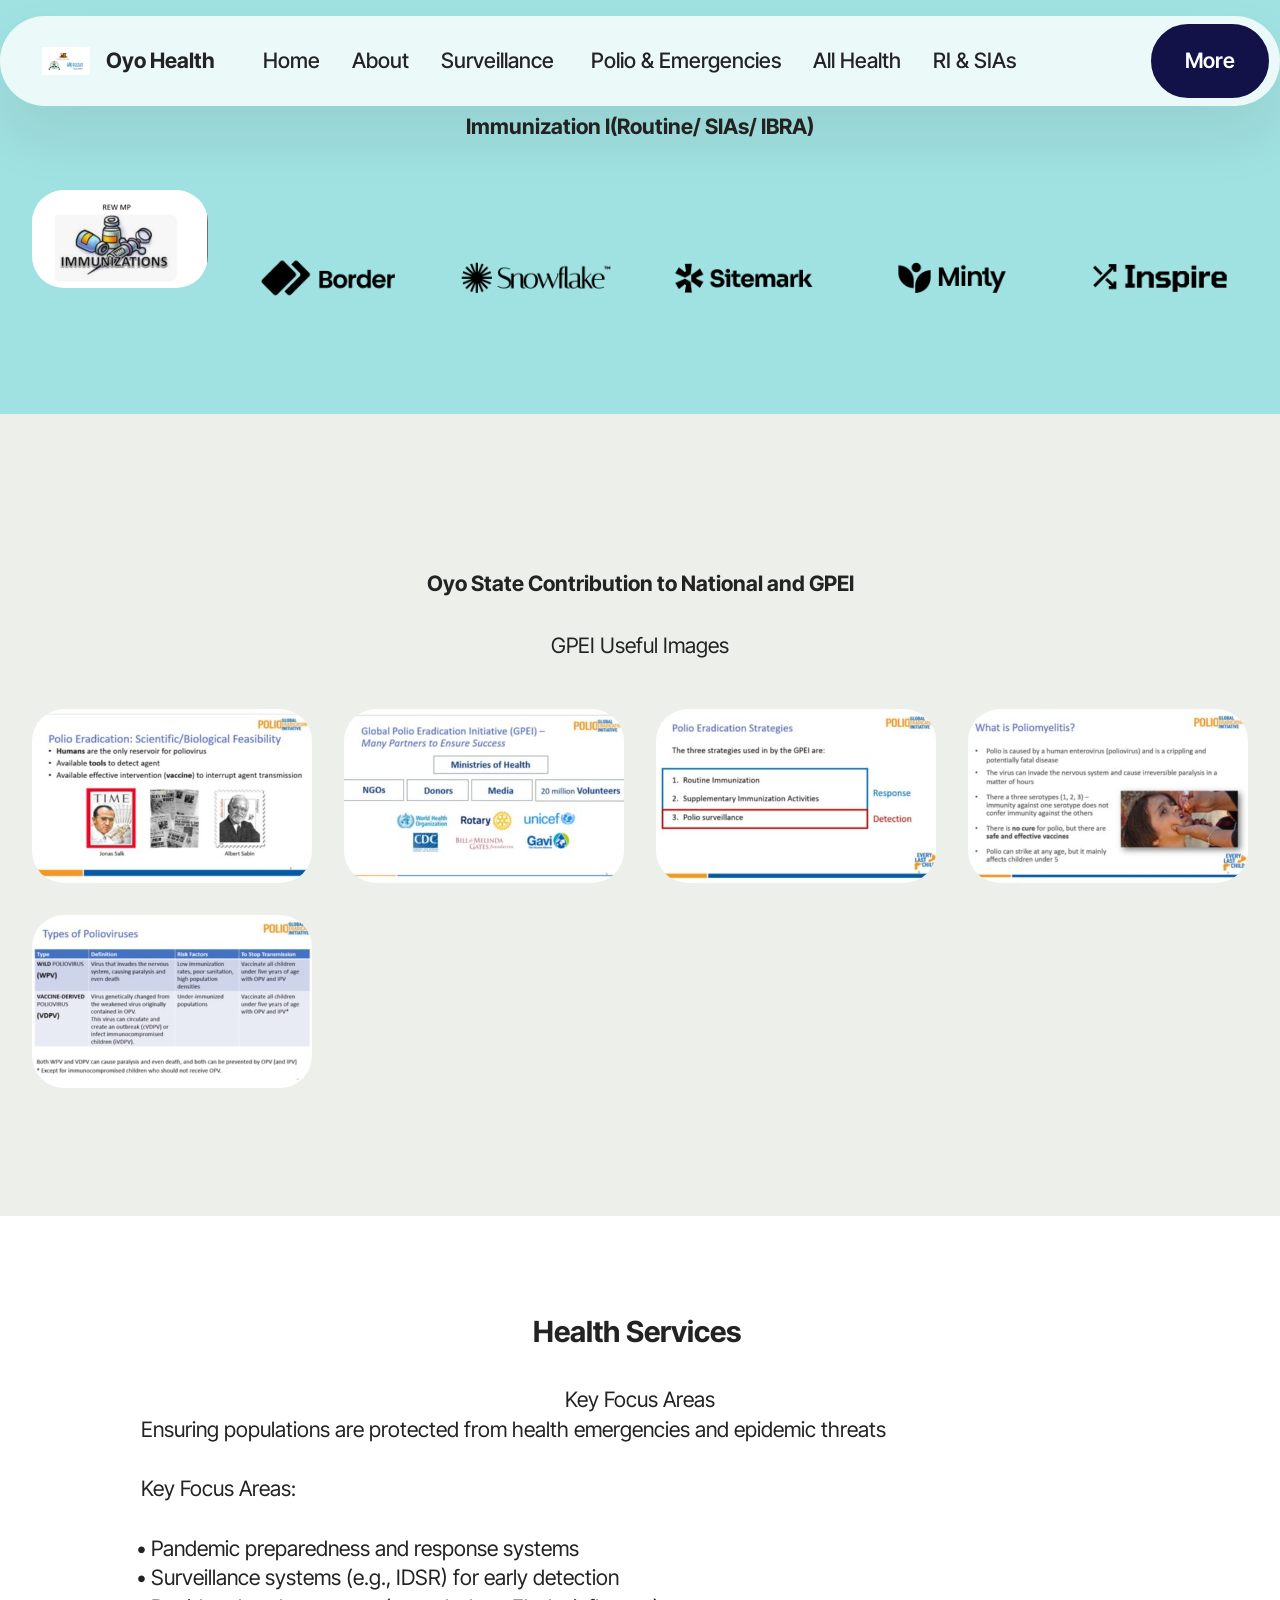
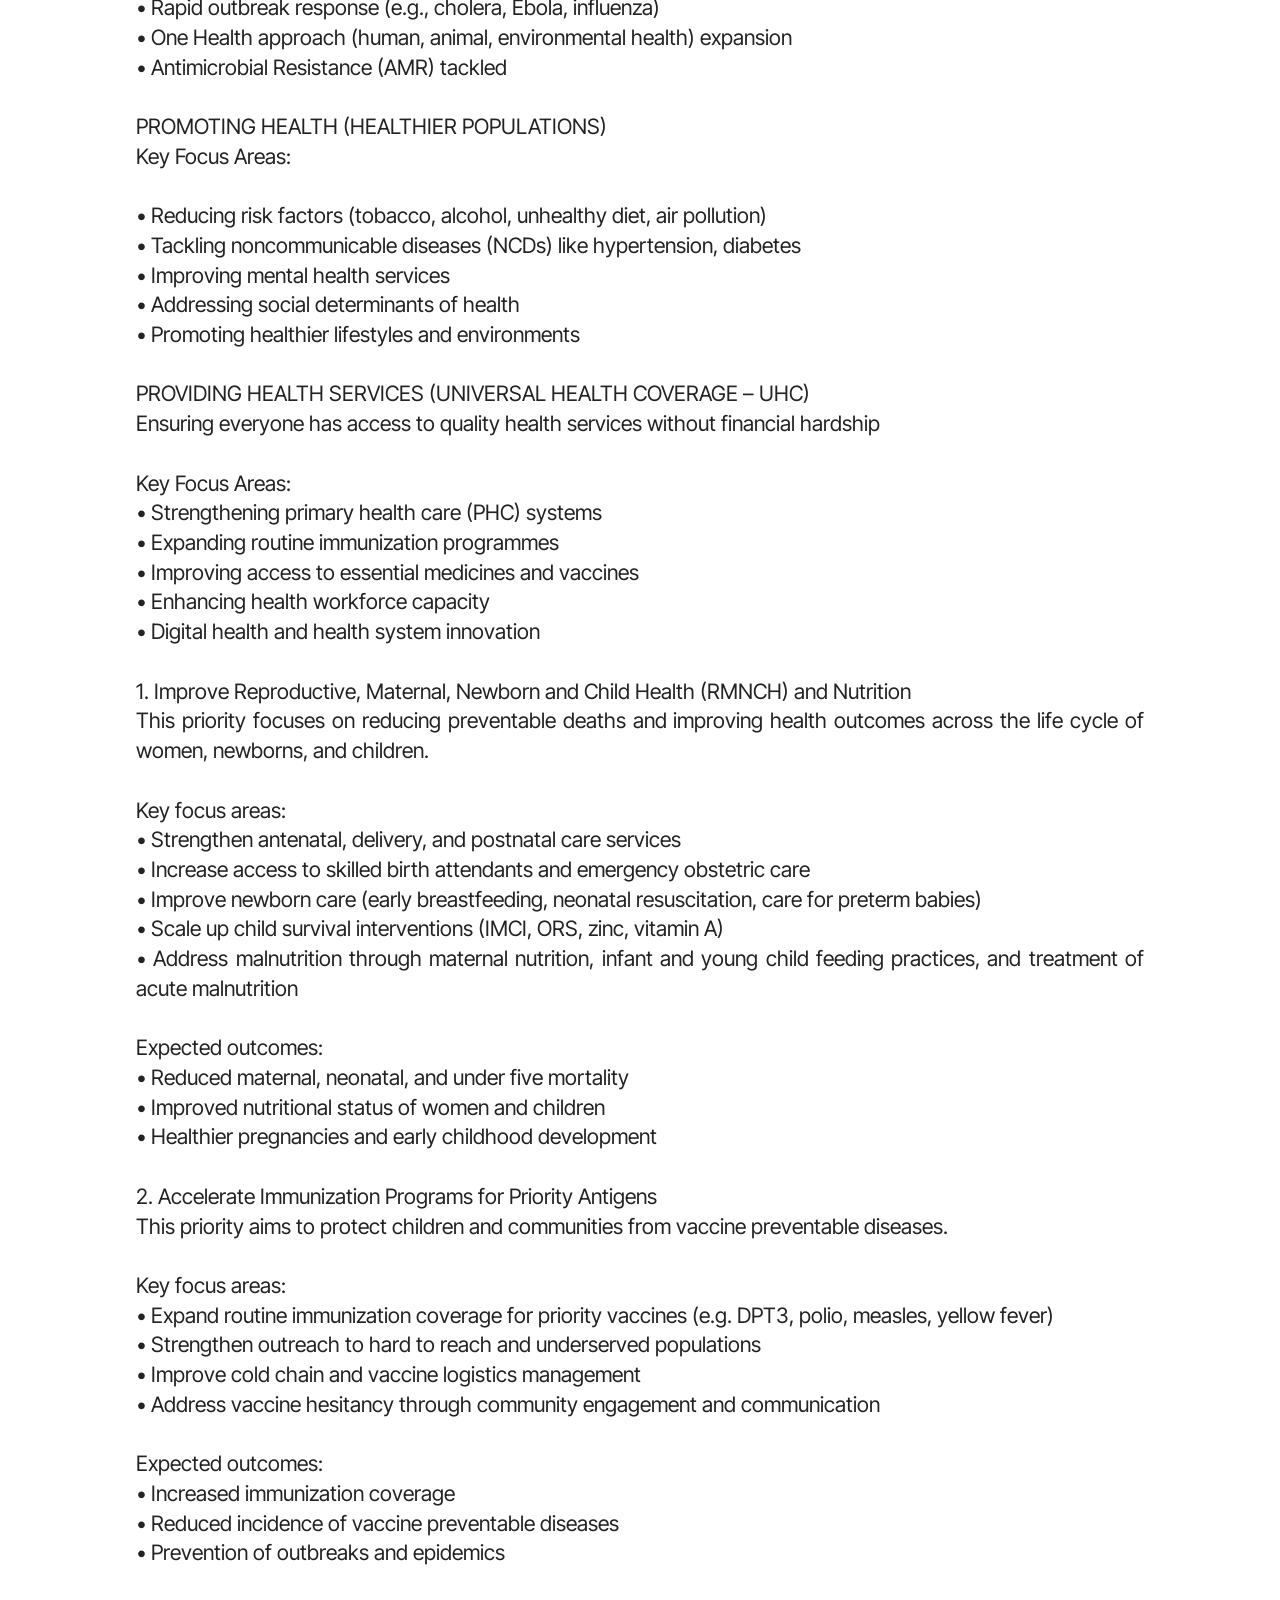
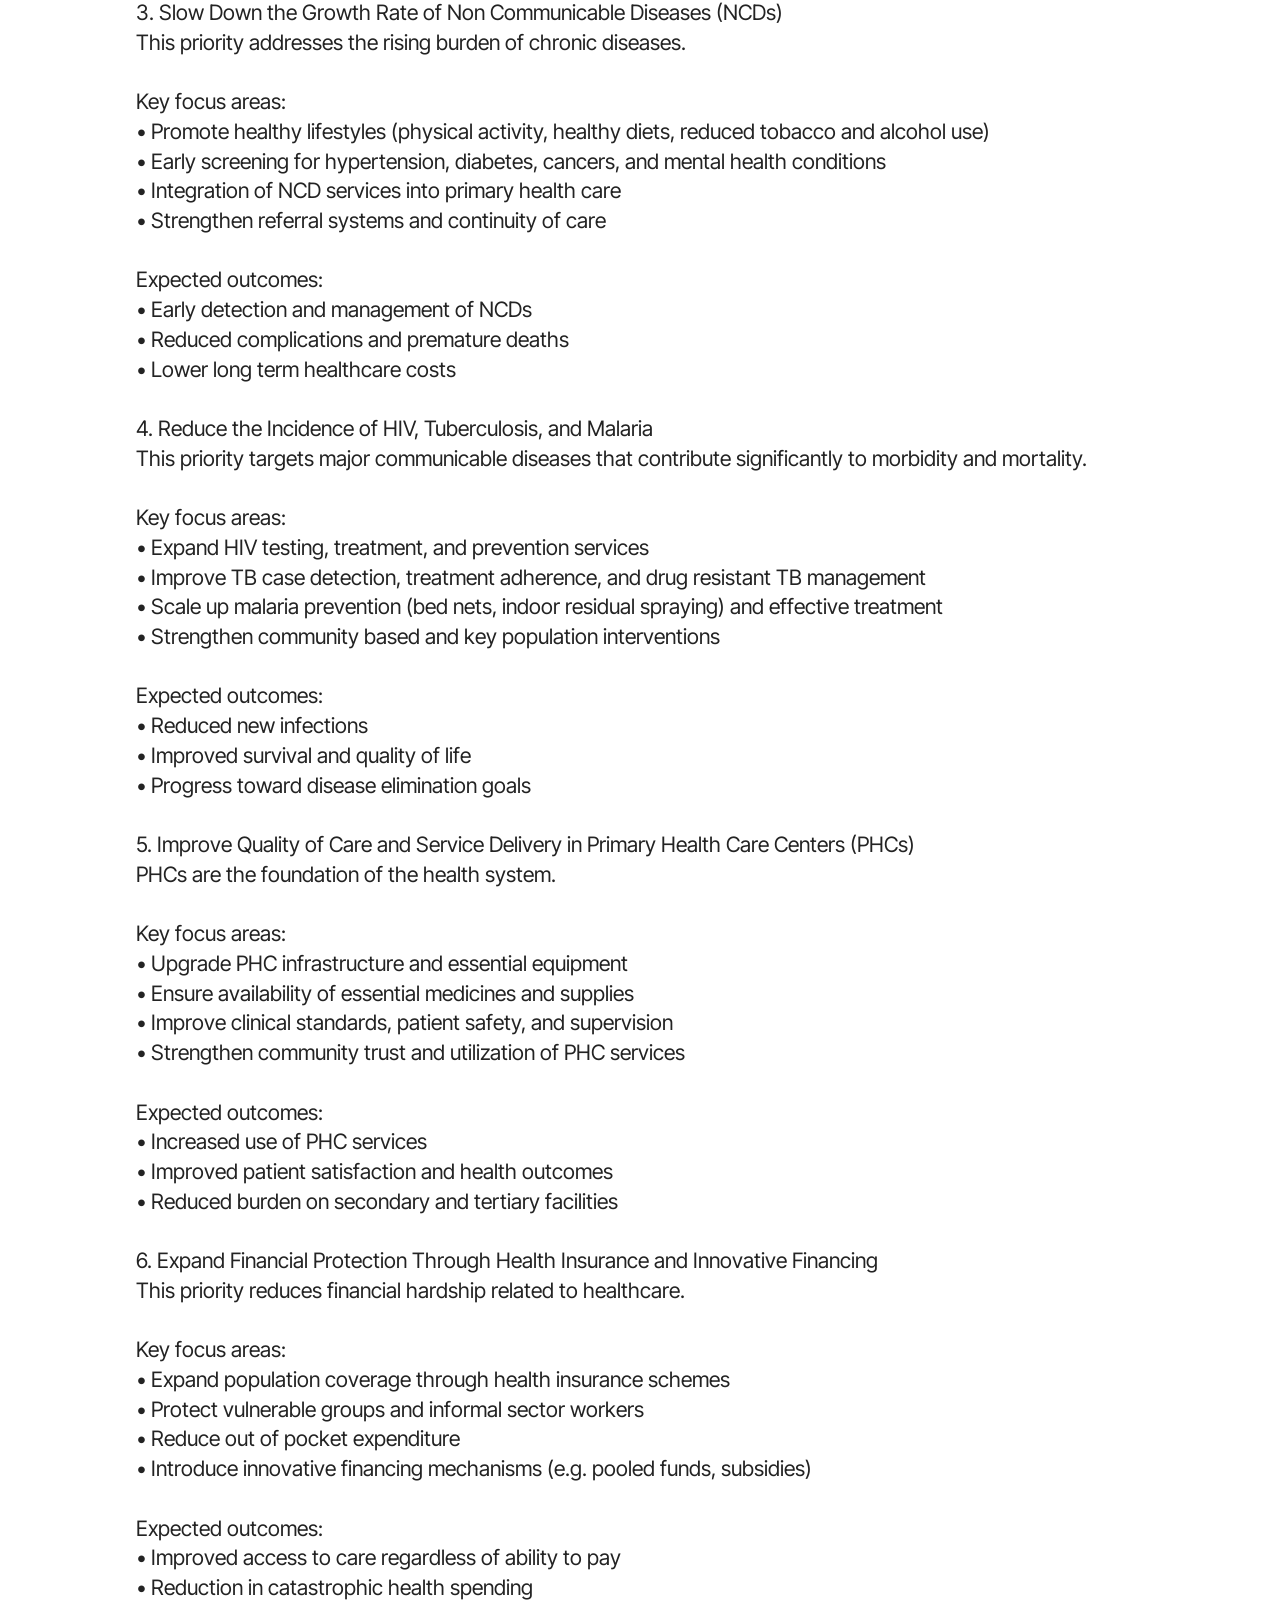
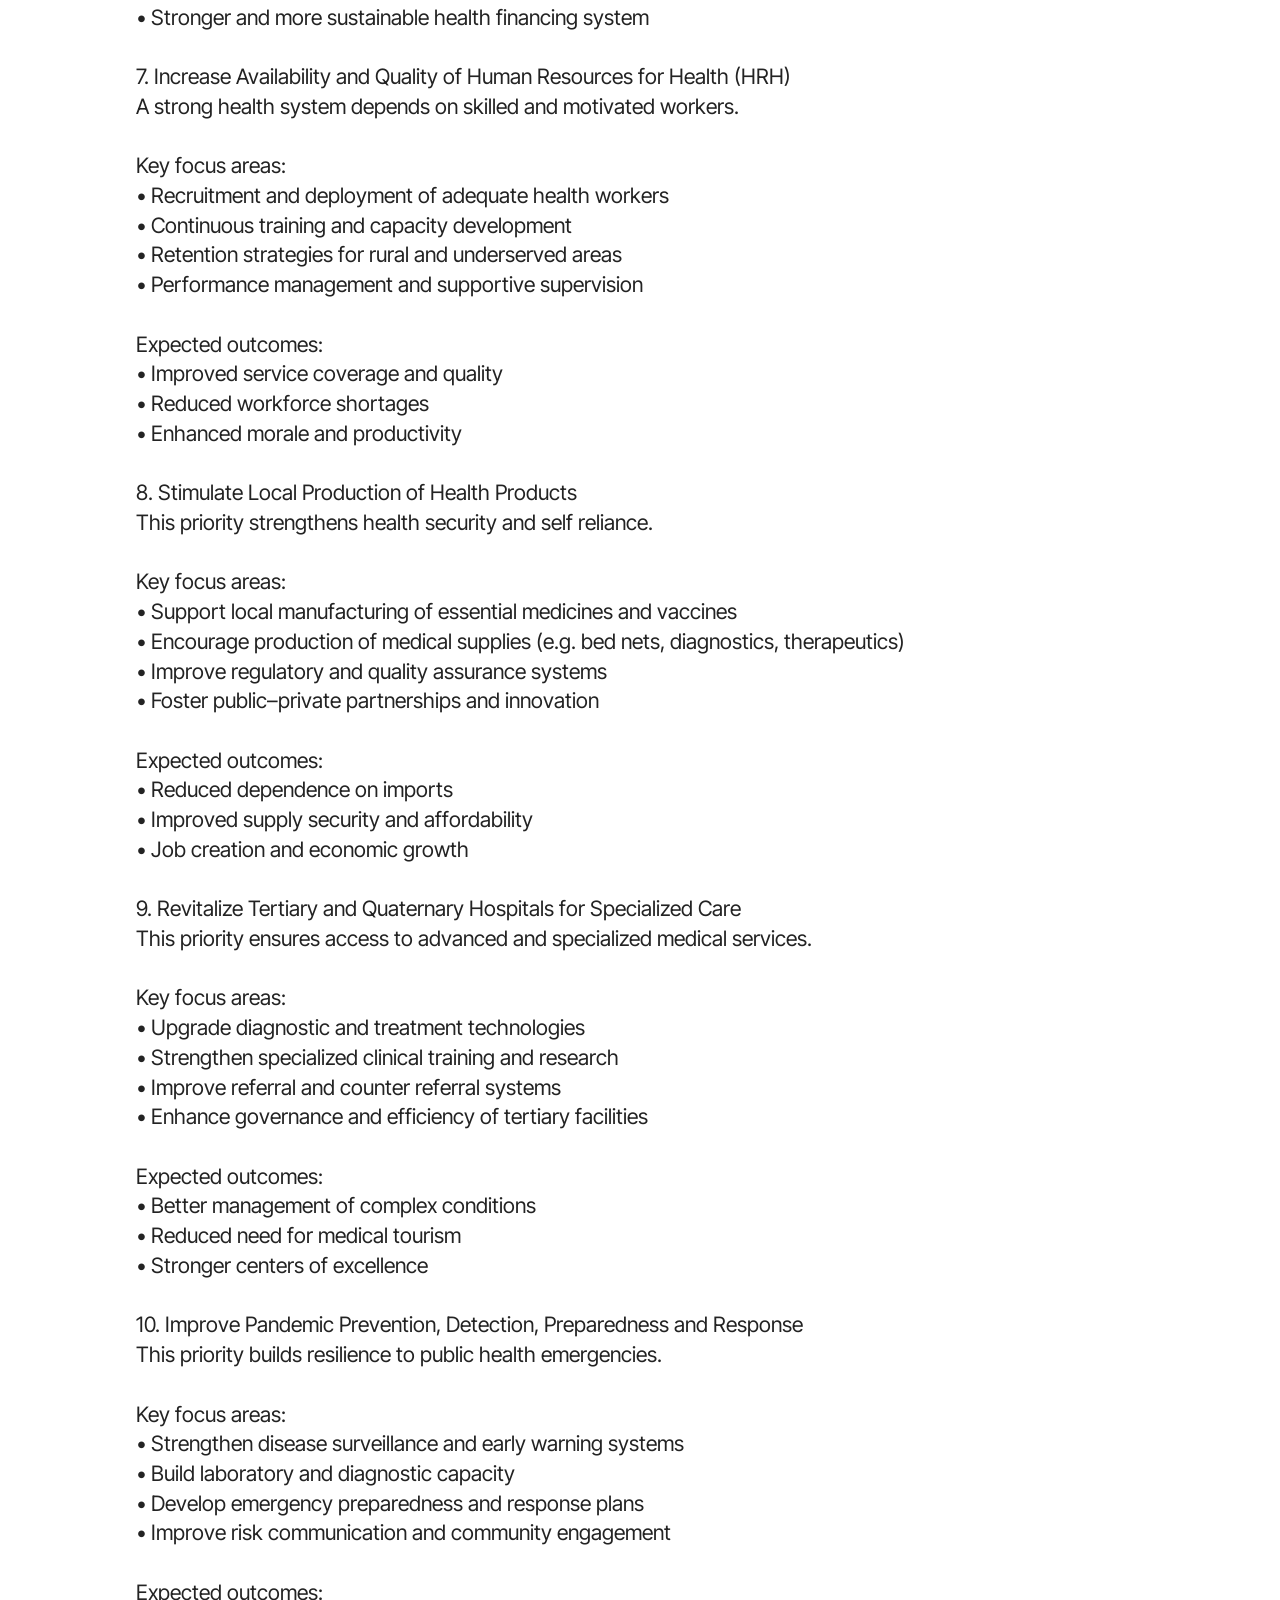
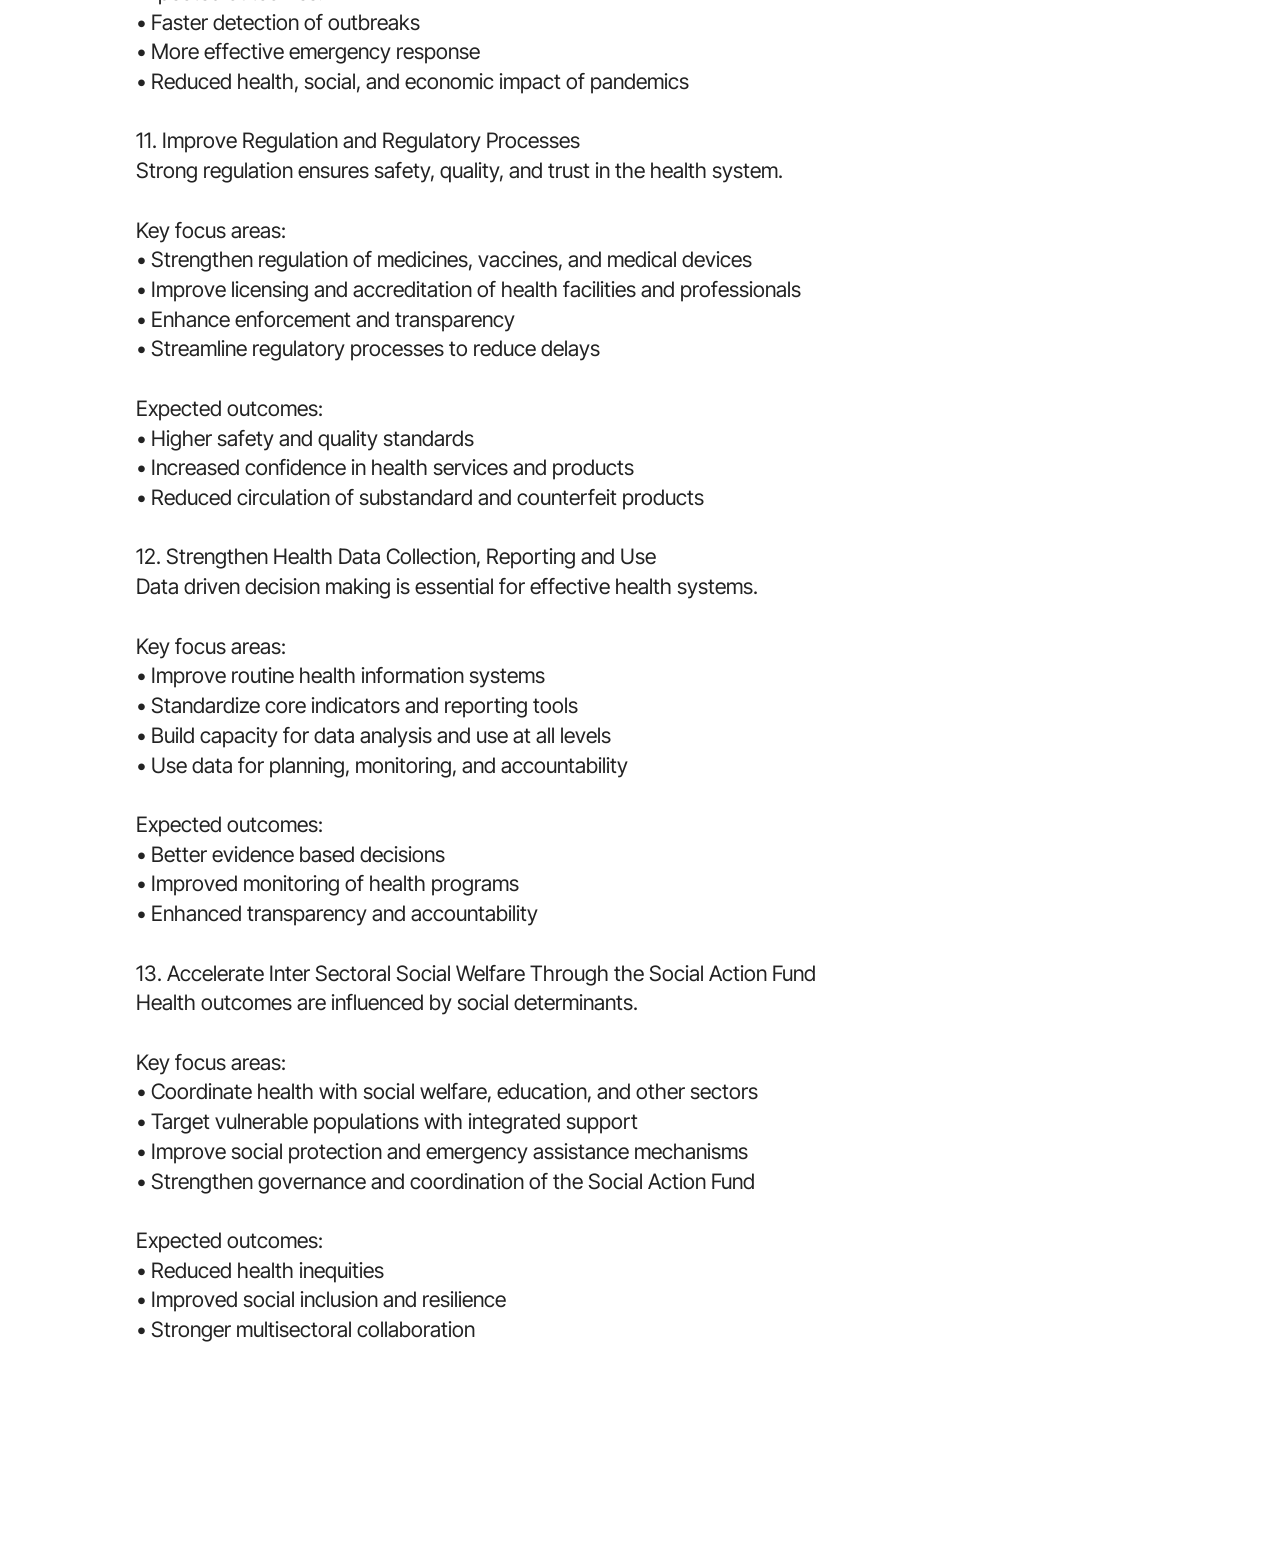
<file: All Health.html>
<!DOCTYPE html>
<html  >
<head>
  <!-- Site made with Mobirise Website Builder v6.1.12, https://mobirise.com -->
  <meta charset="UTF-8">
  <meta http-equiv="X-UA-Compatible" content="IE=edge">
  <meta name="generator" content="Mobirise v6.1.12, mobirise.com">
  <meta name="viewport" content="width=device-width, initial-scale=1, minimum-scale=1">
  <link rel="shortcut icon" href="assets/images/oyo20who-96x54.png" type="image/x-icon">
  <meta name="description" content="">
  
  
  <title>All Health</title>
  <link rel="stylesheet" href="assets/web/assets/mobirise-icons2/mobirise2.css">
  <link rel="stylesheet" href="assets/bootstrap/css/bootstrap.min.css">
  <link rel="stylesheet" href="assets/animatecss/animate.css">
  <link rel="stylesheet" href="assets/dropdown/css/style.css">
  <link rel="stylesheet" href="assets/theme/css/style.css">
  <link rel="preload" href="https://fonts.googleapis.com/css?family=Inter+Tight:100,200,300,400,500,600,700,800,900,100i,200i,300i,400i,500i,600i,700i,800i,900i&display=swap" as="style" onload="this.onload=null;this.rel='stylesheet'">
  <noscript><link rel="stylesheet" href="https://fonts.googleapis.com/css?family=Inter+Tight:100,200,300,400,500,600,700,800,900,100i,200i,300i,400i,500i,600i,700i,800i,900i&display=swap"></noscript>
  <link rel="preload" as="style" href="assets/mobirise/css/mbr-additional.css?v=WiFOiY"><link rel="stylesheet" href="assets/mobirise/css/mbr-additional.css?v=WiFOiY" type="text/css">

  
  
  
</head>
<body>
  
  <section data-bs-version="5.1" class="menu menu1 cid-vhyfSEkG3h" once="menu" id="menu01-0">
	

	<nav class="navbar navbar-dropdown navbar-fixed-top navbar-expand-lg">
		<div class="container">
			<div class="navbar-brand">
				<span class="navbar-logo">
					
						<img src="assets/images/oyo20who-96x54.png" alt="Mobirise Website Builder" style="height: 1.7rem;">
					
				</span>
				<span class="navbar-caption-wrap"><a class="navbar-caption text-black display-4" href="https://mobiri.se">Oyo Health</a></span>
			</div>
			<button class="navbar-toggler" type="button" data-toggle="collapse" data-bs-toggle="collapse" data-target="#navbarSupportedContent" data-bs-target="#navbarSupportedContent" aria-controls="navbarNavAltMarkup" aria-expanded="false" aria-label="Toggle navigation">
				<div class="hamburger">
					<span></span>
					<span></span>
					<span></span>
					<span></span>
				</div>
			</button>
			<div class="collapse navbar-collapse" id="navbarSupportedContent">
				<ul class="navbar-nav nav-dropdown" data-app-modern-menu="true"><li class="nav-item">
						<a class="nav-link link text-black text-primary display-4" href="index.html">Home</a>
					</li>
					<li class="nav-item">
						<a class="nav-link link text-black text-primary display-4" href="About Us.html" aria-expanded="false">About</a>
					</li>
					<li class="nav-item">
						<a class="nav-link link text-black text-primary display-4" href="Surveillance.html">Surveillance&nbsp;</a>
					</li><li class="nav-item"><a class="nav-link link text-black text-primary display-4" href="Polio & Emergencies.html">Polio &amp; Emergencies</a></li><li class="nav-item"><a class="nav-link link text-black text-primary display-4" href="All Health.html">All Health</a></li><li class="nav-item"><a class="nav-link link text-black text-primary display-4" href="RI & SIAs.html">RI &amp; SIAs</a></li></ul>
				
				<div class="navbar-buttons mbr-section-btn"><a class="btn btn-primary display-4" href="index.html">More</a></div>
			</div>
		</div>
	</nav>
</section>

<section data-bs-version="5.1" class="clients04 cid-vodHKO6rPS" id="clients04-x">
    
    
    <div class="container-fluid">
        <div class="row justify-content-center mb-5">
            <div class="col-12 content-head">
                <div class="mbr-section-head">
                    <h4 class="mbr-section-title mbr-fonts-style align-center mb-0 display-7"><strong>Immunization I(Routine/ SIAs/ IBRA)</strong></h4>
                    
                </div>
            </div>
        </div>
        <div class="row">
            <div class="item features-image col-12 col-md-6 col-sm-6 col-lg-2 active">
                <div class="item-wrapper">
                    <div class="item-img mb-3">
                        <a href="https://worldhealthorg-my.sharepoint.com/:f:/g/personal/zortop_who_int/IgBXLIFQeg6wS6IbhFMgn32gAXal97xXuxY8o5xXNVJ5mAI?e=5oiKt2"><img src="assets/images/immunization20rew-319x179.jpeg" alt="Mobirise Website Builder" title="" data-slide-to="1" data-bs-slide-to="1"></a>
                    </div>
                    
                </div>
            </div>
            <div class="item features-image col-12 col-md-6 col-sm-6 col-lg-2">
                <div class="item-wrapper">
                    <div class="item-img mb-3">
                        <img src="assets/images/2.png" alt="Mobirise Website Builder" title="" data-slide-to="2" data-bs-slide-to="2">
                    </div>
                    
                </div>
            </div>
            <div class="item features-image col-12 col-md-6 col-sm-6 col-lg-2">
                <div class="item-wrapper">
                    <div class="item-img mb-3">
                        <img src="assets/images/3.png" alt="Mobirise Website Builder" title="" data-slide-to="3" data-bs-slide-to="3">
                    </div>
                    
                </div>
            </div>
            <div class="item features-image col-12 col-md-6 col-sm-6 col-lg-2">
                <div class="item-wrapper">
                    <div class="item-img mb-3">
                        <img src="assets/images/4.png" alt="Mobirise Website Builder" title="" data-slide-to="4" data-bs-slide-to="4">
                    </div>
                    
                </div>
            </div>
            <div class="item features-image col-12 col-md-6 col-sm-6 col-lg-2">
                <div class="item-wrapper">
                    <div class="item-img mb-3">
                        <img src="assets/images/5.png" alt="Mobirise Website Builder" title="" data-slide-to="5" data-bs-slide-to="5">
                    </div>
                    
                </div>
            </div>
            <div class="item features-image col-12 col-md-6 col-sm-6 col-lg-2">
                <div class="item-wrapper">
                    <div class="item-img mb-3">
                        <img src="assets/images/6.png" alt="Mobirise Website Builder" title="" data-slide-to="6" data-bs-slide-to="6">
                    </div>
                    
                </div>
            </div>
        </div>
    </div>
</section>

<section data-bs-version="5.1" class="gallery1 mbr-gallery cid-vnrGv2Ad4h" id="gallery01-n">
    
    

    <div class="container-fluid">
        <div class="row justify-content-center">
            <div class="col-12 content-head">
                <div class="mb-5">
                    <h3 class="mbr-section-title mbr-fonts-style align-center m-0 display-7"><strong><br></strong><br><strong>Oyo State Contribution to National and GPEI</strong></h3>
                    <h4 class="mbr-section-subtitle mbr-fonts-style align-center mb-0 mt-4 display-7">GPEI Useful Images</h4>
                </div>
            </div>
        </div>
        
        <div class="row mbr-gallery">
            <div class="col-12 col-md-6 col-lg-3 item gallery-image">
                <div class="item-wrapper mb-3" data-toggle="modal" data-bs-toggle="modal" data-target="#vvtpJmgxfb-modal" data-bs-target="#vvtpJmgxfb-modal">
                    <img class="w-100" src="assets/images/polio20info201.jpg-511x287.jpeg" alt="Mobirise Website Builder" data-slide-to="0" data-bs-slide-to="0" data-target="#lb-vvtpJmgxfb" data-bs-target="#lb-vvtpJmgxfb">
                    <div class="icon-wrapper">
                        <span class="mobi-mbri mobi-mbri-search mbr-iconfont mbr-iconfont-btn"></span>
                    </div>
                </div>
                
            </div>
            <div class="col-12 col-md-6 col-lg-3 item gallery-image">
                <div class="item-wrapper mb-3" data-toggle="modal" data-bs-toggle="modal" data-target="#vvtpJmgxfb-modal" data-bs-target="#vvtpJmgxfb-modal">
                    <img class="w-100" src="assets/images/polio20info202.jpg-511x287.jpeg" alt="Mobirise Website Builder" data-slide-to="1" data-bs-slide-to="1" data-target="#lb-vvtpJmgxfb" data-bs-target="#lb-vvtpJmgxfb">
                    <div class="icon-wrapper">
                        <span class="mobi-mbri mobi-mbri-search mbr-iconfont mbr-iconfont-btn"></span>
                    </div>
                </div>
                
            </div>
            <div class="col-12 col-md-6 col-lg-3 item gallery-image">
                <div class="item-wrapper mb-3" data-toggle="modal" data-bs-toggle="modal" data-target="#vvtpJmgxfb-modal" data-bs-target="#vvtpJmgxfb-modal">
                    <img class="w-100" src="assets/images/polio20info203.jpg-511x287.jpeg" alt="Mobirise Website Builder" data-slide-to="2" data-bs-slide-to="2" data-target="#lb-vvtpJmgxfb" data-bs-target="#lb-vvtpJmgxfb">
                    <div class="icon-wrapper">
                        <span class="mobi-mbri mobi-mbri-search mbr-iconfont mbr-iconfont-btn"></span>
                    </div>
                </div>
                
            </div>
            <div class="col-12 col-md-6 col-lg-3 item gallery-image">
                <div class="item-wrapper mb-3" data-toggle="modal" data-bs-toggle="modal" data-target="#vvtpJmgxfb-modal" data-bs-target="#vvtpJmgxfb-modal">
                    <img class="w-100" src="assets/images/polio20info204.jpg-511x287.jpeg" alt="Mobirise Website Builder" data-slide-to="3" data-bs-slide-to="3" data-target="#lb-vvtpJmgxfb" data-bs-target="#lb-vvtpJmgxfb">
                    <div class="icon-wrapper">
                        <span class="mobi-mbri mobi-mbri-search mbr-iconfont mbr-iconfont-btn"></span>
                    </div>
                </div>
                
            </div>
            <div class="col-12 col-md-6 col-lg-3 item gallery-image">
                <div class="item-wrapper mb-3" data-toggle="modal" data-bs-toggle="modal" data-target="#vvtpJmgxfb-modal" data-bs-target="#vvtpJmgxfb-modal">
                    <img class="w-100" src="assets/images/polio20info205.jpg-511x287.jpeg" alt="Mobirise Website Builder" data-slide-to="4" data-bs-slide-to="4" data-target="#lb-vvtpJmgxfb" data-bs-target="#lb-vvtpJmgxfb">
                    <div class="icon-wrapper">
                        <span class="mobi-mbri mobi-mbri-search mbr-iconfont mbr-iconfont-btn"></span>
                    </div>
                </div>
                
            </div>
            
            
            
        </div>

        <div class="modal mbr-slider" tabindex="-1" role="dialog" aria-hidden="true" id="vvtpJmgxfb-modal">
            <div class="modal-dialog" role="document">
                <div class="modal-content">
                    <div class="modal-body">
                        <div class="carousel slide" data-pause="false" data-bs-pause="false" id="lb-vvtpJmgxfb" data-interval="5000" data-bs-interval="5000">
                            <div class="carousel-inner">
                                <div class="carousel-item active">
                                    <img class="d-block w-100" src="assets/images/polio20info201.jpg-511x287.jpeg" alt="Mobirise Website Builder">
                                </div>
                                <div class="carousel-item">
                                    <img class="d-block w-100" src="assets/images/polio20info202.jpg-511x287.jpeg" alt="Mobirise Website Builder">
                                </div>
                                <div class="carousel-item">
                                    <img class="d-block w-100" src="assets/images/polio20info203.jpg-511x287.jpeg" alt="Mobirise Website Builder">
                                </div>
                                <div class="carousel-item">
                                    <img class="d-block w-100" src="assets/images/polio20info204.jpg-511x287.jpeg" alt="Mobirise Website Builder">
                                </div>
                                <div class="carousel-item">
                                    <img class="d-block w-100" src="assets/images/polio20info205.jpg-511x287.jpeg" alt="Mobirise Website Builder">
                                </div>
                                
                                
                                
                            </div>
                            <ol class="carousel-indicators">
                                <li data-slide-to="0" data-bs-slide-to="0" class="active" data-target="#lb-vvtpJmgxfb" data-bs-target="#lb-vvtpJmgxfb"></li>
                                <li data-slide-to="1" data-bs-slide-to="1" data-target="#lb-vvtpJmgxfb" data-bs-target="#lb-vvtpJmgxfb"></li>
                                <li data-slide-to="2" data-bs-slide-to="2" data-target="#lb-vvtpJmgxfb" data-bs-target="#lb-vvtpJmgxfb"></li>
                                <li data-slide-to="3" data-bs-slide-to="3" data-target="#lb-vvtpJmgxfb" data-bs-target="#lb-vvtpJmgxfb"></li>
                                <li data-slide-to="4" data-bs-slide-to="4" data-target="#lb-vvtpJmgxfb" data-bs-target="#lb-vvtpJmgxfb"></li>
                                
                                
                                
                            </ol>
                            <a role="button" href="" class="close" data-dismiss="modal" data-bs-dismiss="modal" aria-label="Close">
                            </a>
                            <a class="carousel-control-prev carousel-control" role="button" data-slide="prev" data-bs-slide="prev" href="#lb-vvtpJmgxfb">
                                <span class="mobi-mbri mobi-mbri-arrow-prev" aria-hidden="true"></span>
                                <span class="sr-only visually-hidden">Previous</span>
                            </a>
                            <a class="carousel-control-next carousel-control" role="button" data-slide="next" data-bs-slide="next" href="#lb-vvtpJmgxfb">
                                <span class="mobi-mbri mobi-mbri-arrow-next" aria-hidden="true"></span>
                                <span class="sr-only visually-hidden">Next</span>
                            </a>
                        </div>
                    </div>
                </div>
            </div>
        </div>
    </div>
</section>

<section data-bs-version="5.1" class="article11 cid-vhE1DV1bwP" id="article11-d">
    

    
    
    <div class="container">
        <div class="row justify-content-center">
            <div class="title col-md-12 col-lg-10">
                <h3 class="mbr-section-title mbr-fonts-style align-center mt-0 mb-0 display-5"><strong>Health Services&nbsp;</strong></h3>
                <h4 class="mbr-section-subtitle align-center mbr-fonts-style mt-4 display-7">Key Focus Areas
<div>
</div><div>&nbsp;Ensuring populations are protected from health emergencies and epidemic threats</div><br><div>
</div><div>&nbsp;Key Focus Areas:</div><br><div>
</div><div>• Pandemic preparedness and response systems
</div><div>• Surveillance systems (e.g., IDSR) for early detection
</div><div>• Rapid outbreak response (e.g., cholera, Ebola, influenza)
</div><div>• One Health approach (human, animal, environmental health) expansion
</div><div>• Antimicrobial Resistance (AMR) tackled</div><br><div>
</div><div>PROMOTING HEALTH (HEALTHIER POPULATIONS)
</div><div>Key Focus Areas:</div><br><div>
</div><div>• Reducing risk factors (tobacco, alcohol, unhealthy diet, air pollution)
</div><div>• Tackling noncommunicable diseases (NCDs) like hypertension, diabetes
</div><div>• Improving mental health services
</div><div>• Addressing social determinants of health
</div><div>• Promoting healthier lifestyles and environments</div><br><div>
</div><div>PROVIDING HEALTH SERVICES (UNIVERSAL HEALTH COVERAGE – UHC)
</div><div>Ensuring everyone has access to quality health services without financial hardship</div><br><div>
</div><div>Key Focus Areas:
</div><div>• Strengthening primary health care (PHC) systems
</div><div>• Expanding routine immunization programmes
</div><div>• Improving access to essential medicines and vaccines
</div><div>• Enhancing health workforce capacity
</div><div>• Digital health and health system innovation</div><br><div>
</div><div>1. Improve Reproductive, Maternal, Newborn and Child Health (RMNCH) and Nutrition
</div><div>This priority focuses on reducing preventable deaths and improving health outcomes across the life cycle of women, newborns, and children.</div><br><div>
</div><div>Key focus areas:
</div><div>• Strengthen antenatal, delivery, and postnatal care services
</div><div>• Increase access to skilled birth attendants and emergency obstetric care
</div><div>• Improve newborn care (early breastfeeding, neonatal resuscitation, care for preterm babies)
</div><div>• Scale up child survival interventions (IMCI, ORS, zinc, vitamin A)
</div><div>• Address malnutrition through maternal nutrition, infant and young child feeding practices, and treatment of acute malnutrition</div><br><div>
</div><div>Expected outcomes:
</div><div>• Reduced maternal, neonatal, and under five mortality
</div><div>• Improved nutritional status of women and children
</div><div>• Healthier pregnancies and early childhood development</div><br><div>
</div><div>2. Accelerate Immunization Programs for Priority Antigens
</div><div>This priority aims to protect children and communities from vaccine preventable diseases.</div><br><div>
</div><div>Key focus areas:
</div><div>• Expand routine immunization coverage for priority vaccines (e.g. DPT3, polio, measles, yellow fever)
</div><div>• Strengthen outreach to hard to reach and underserved populations
</div><div>• Improve cold chain and vaccine logistics management
</div><div>• Address vaccine hesitancy through community engagement and communication</div><br><div>
</div><div>Expected outcomes:
</div><div>• Increased immunization coverage
</div><div>• Reduced incidence of vaccine preventable diseases
</div><div>• Prevention of outbreaks and epidemics</div><br><div>
</div><div>3. Slow Down the Growth Rate of Non Communicable Diseases (NCDs)
</div><div>This priority addresses the rising burden of chronic diseases.</div><br><div>
</div><div>Key focus areas:
</div><div>• Promote healthy lifestyles (physical activity, healthy diets, reduced tobacco and alcohol use)
</div><div>• Early screening for hypertension, diabetes, cancers, and mental health conditions
</div><div>• Integration of NCD services into primary health care
</div><div>• Strengthen referral systems and continuity of care</div><br><div>
</div><div>Expected outcomes:
</div><div>• Early detection and management of NCDs
</div><div>• Reduced complications and premature deaths
</div><div>• Lower long term healthcare costs</div><br><div>
</div><div>4. Reduce the Incidence of HIV, Tuberculosis, and Malaria
</div><div>This priority targets major communicable diseases that contribute significantly to morbidity and mortality.</div><br><div>
</div><div>Key focus areas:
</div><div>• Expand HIV testing, treatment, and prevention services
</div><div>• Improve TB case detection, treatment adherence, and drug resistant TB management
</div><div>• Scale up malaria prevention (bed nets, indoor residual spraying) and effective treatment
</div><div>• Strengthen community based and key population interventions</div><br><div>
</div><div>Expected outcomes:
</div><div>• Reduced new infections
</div><div>• Improved survival and quality of life
</div><div>• Progress toward disease elimination goals</div><br><div>
</div><div>5. Improve Quality of Care and Service Delivery in Primary Health Care Centers (PHCs)
</div><div>PHCs are the foundation of the health system.</div><br><div>
</div><div>Key focus areas:
</div><div>• Upgrade PHC infrastructure and essential equipment
</div><div>• Ensure availability of essential medicines and supplies
</div><div>• Improve clinical standards, patient safety, and supervision
</div><div>• Strengthen community trust and utilization of PHC services</div><br><div>
</div><div>Expected outcomes:
</div><div>• Increased use of PHC services
</div><div>• Improved patient satisfaction and health outcomes
</div><div>• Reduced burden on secondary and tertiary facilities</div><br><div>
</div><div>6. Expand Financial Protection Through Health Insurance and Innovative Financing
</div><div>This priority reduces financial hardship related to healthcare.</div><br><div>
</div><div>Key focus areas:
</div><div>• Expand population coverage through health insurance schemes
</div><div>• Protect vulnerable groups and informal sector workers
</div><div>• Reduce out of pocket expenditure
</div><div>• Introduce innovative financing mechanisms (e.g. pooled funds, subsidies)</div><br><div>
</div><div>Expected outcomes:
</div><div>• Improved access to care regardless of ability to pay
</div><div>• Reduction in catastrophic health spending
</div><div>• Stronger and more sustainable health financing system</div><br><div>
</div><div>7. Increase Availability and Quality of Human Resources for Health (HRH)
</div><div>A strong health system depends on skilled and motivated workers.</div><br><div>
</div><div>Key focus areas:
</div><div>• Recruitment and deployment of adequate health workers
</div><div>• Continuous training and capacity development
</div><div>• Retention strategies for rural and underserved areas
</div><div>• Performance management and supportive supervision</div><br><div>
</div><div>Expected outcomes:
</div><div>• Improved service coverage and quality
</div><div>• Reduced workforce shortages
</div><div>• Enhanced morale and productivity</div><br><div>
</div><div>8. Stimulate Local Production of Health Products
</div><div>This priority strengthens health security and self reliance.</div><br><div>
</div><div>Key focus areas:
</div><div>• Support local manufacturing of essential medicines and vaccines
</div><div>• Encourage production of medical supplies (e.g. bed nets, diagnostics, therapeutics)
</div><div>• Improve regulatory and quality assurance systems
</div><div>• Foster public–private partnerships and innovation</div><br><div>Expected outcomes:</div><div>
</div><div>• Reduced dependence on imports
</div><div>• Improved supply security and affordability
</div><div>• Job creation and economic growth</div><br><div>
</div><div>9. Revitalize Tertiary and Quaternary Hospitals for Specialized Care
</div><div>This priority ensures access to advanced and specialized medical services.</div><br><div>
</div><div>Key focus areas:
</div><div>• Upgrade diagnostic and treatment technologies
</div><div>• Strengthen specialized clinical training and research
</div><div>• Improve referral and counter referral systems
</div><div>• Enhance governance and efficiency of tertiary facilities</div><br><div>
</div><div>Expected outcomes:
</div><div>• Better management of complex conditions
</div><div>• Reduced need for medical tourism
</div><div>• Stronger centers of excellence</div><br><div>
</div><div>10. Improve Pandemic Prevention, Detection, Preparedness and Response
</div><div>This priority builds resilience to public health emergencies.</div><br><div>
</div><div>Key focus areas:
</div><div>• Strengthen disease surveillance and early warning systems
</div><div>• Build laboratory and diagnostic capacity
</div><div>• Develop emergency preparedness and response plans
</div><div>• Improve risk communication and community engagement</div><br><div>
</div><div>Expected outcomes:
</div><div>• Faster detection of outbreaks
</div><div>• More effective emergency response
</div><div>• Reduced health, social, and economic impact of pandemics</div><br><div>
</div><div>11. Improve Regulation and Regulatory Processes
</div><div>Strong regulation ensures safety, quality, and trust in the health system.</div><br><div>
</div><div>Key focus areas:
</div><div>• Strengthen regulation of medicines, vaccines, and medical devices
</div><div>• Improve licensing and accreditation of health facilities and professionals
</div><div>• Enhance enforcement and transparency
</div><div>• Streamline regulatory processes to reduce delays</div><br><div>
</div><div>Expected outcomes:
</div><div>• Higher safety and quality standards
</div><div>• Increased confidence in health services and products
</div><div>• Reduced circulation of substandard and counterfeit products</div><br><div>
</div><div>12. Strengthen Health Data Collection, Reporting and Use
</div><div>Data driven decision making is essential for effective health systems.</div><br><div>
</div><div>Key focus areas:
</div><div>• Improve routine health information systems
</div><div>• Standardize core indicators and reporting tools
</div><div>• Build capacity for data analysis and use at all levels
</div><div>• Use data for planning, monitoring, and accountability</div><br><div>
</div><div>Expected outcomes:
</div><div>• Better evidence based decisions
</div><div>• Improved monitoring of health programs
</div><div>• Enhanced transparency and accountability</div><br><div>
</div><div>13. Accelerate Inter Sectoral Social Welfare Through the Social Action Fund
</div><div>Health outcomes are influenced by social determinants.</div><br><div>
</div><div>Key focus areas:
</div><div>• Coordinate health with social welfare, education, and other sectors
</div><div>• Target vulnerable populations with integrated support
</div><div>• Improve social protection and emergency assistance mechanisms
</div><div>• Strengthen governance and coordination of the Social Action Fund</div><br><div>
</div><div>Expected outcomes:
</div><div>• Reduced health inequities
</div><div>• Improved social inclusion and resilience
</div><div>• Stronger multisectoral collaboration
</div><div><br></div><div>
</div><div>
</div><div>
</div><div>
</div><div>
</div><div>
</div><div>
</div><div>
</div><div>
</div><div>
</div><div>
</div><div>
</div><div>
</div><div>
</div><div>
</div><div>
</div><div>
</div><div>
</div><div>
</div><div>
</div><div>
</div><div>
</div><div>
</div><div>
</div><div>
</div><div>
</div><div>
</div><div>
</div><div>
</div><div>
</div><div>
</div><div>
</div><div>
</div><div>
</div><div>
</div><div>
</div><div>
</div><div>
</div><div>
</div><div>
</div><div>
</div><div>
</div><div>
</div><div>
</div><div>
</div><div>
</div><div>
</div><div>
</div></h4>
                
            </div>
        </div>
    </div>
</section><section class="display-7" style="padding: 0;align-items: center;justify-content: center;flex-wrap: wrap;    align-content: center;display: flex;position: relative;height: 4rem;"><a href="https://mobiri.se/4674912" style="flex: 1 1;height: 4rem;position: absolute;width: 100%;z-index: 1;"><img alt="" style="height: 4rem;" src="[data-uri]"></a><p style="margin: 0;text-align: center;" class="display-7">&#8204;</p><a style="z-index:1" href="https://mobirise.com/builder/ai-website-creator.html">Best AI Website Creator</a></section><script src="assets/bootstrap/js/bootstrap.bundle.min.js"></script>  <script src="assets/smoothscroll/smooth-scroll.js"></script>  <script src="assets/ytplayer/index.js"></script>  <script src="assets/dropdown/js/navbar-dropdown.js"></script>  <script src="assets/theme/js/script.js"></script>  
  
  
  <input name="animation" type="hidden">
  </body>
</html>
</file>
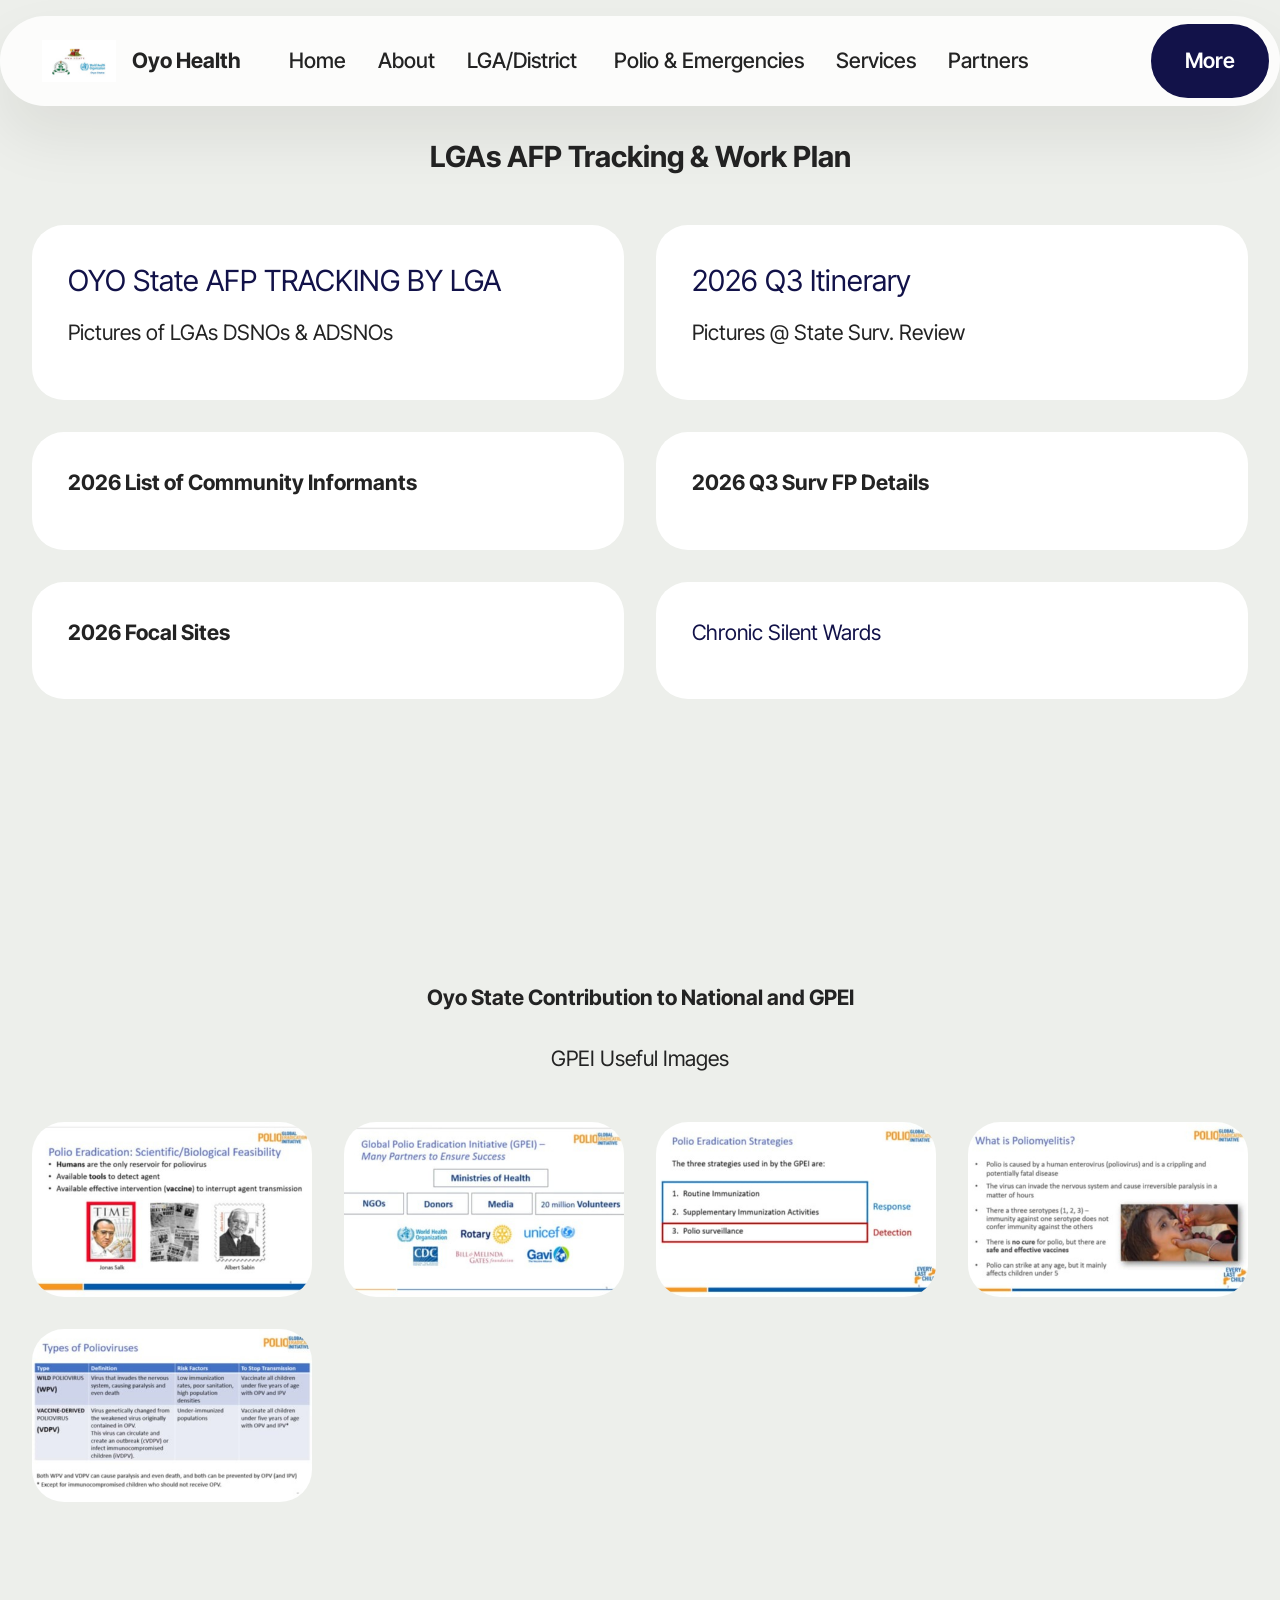
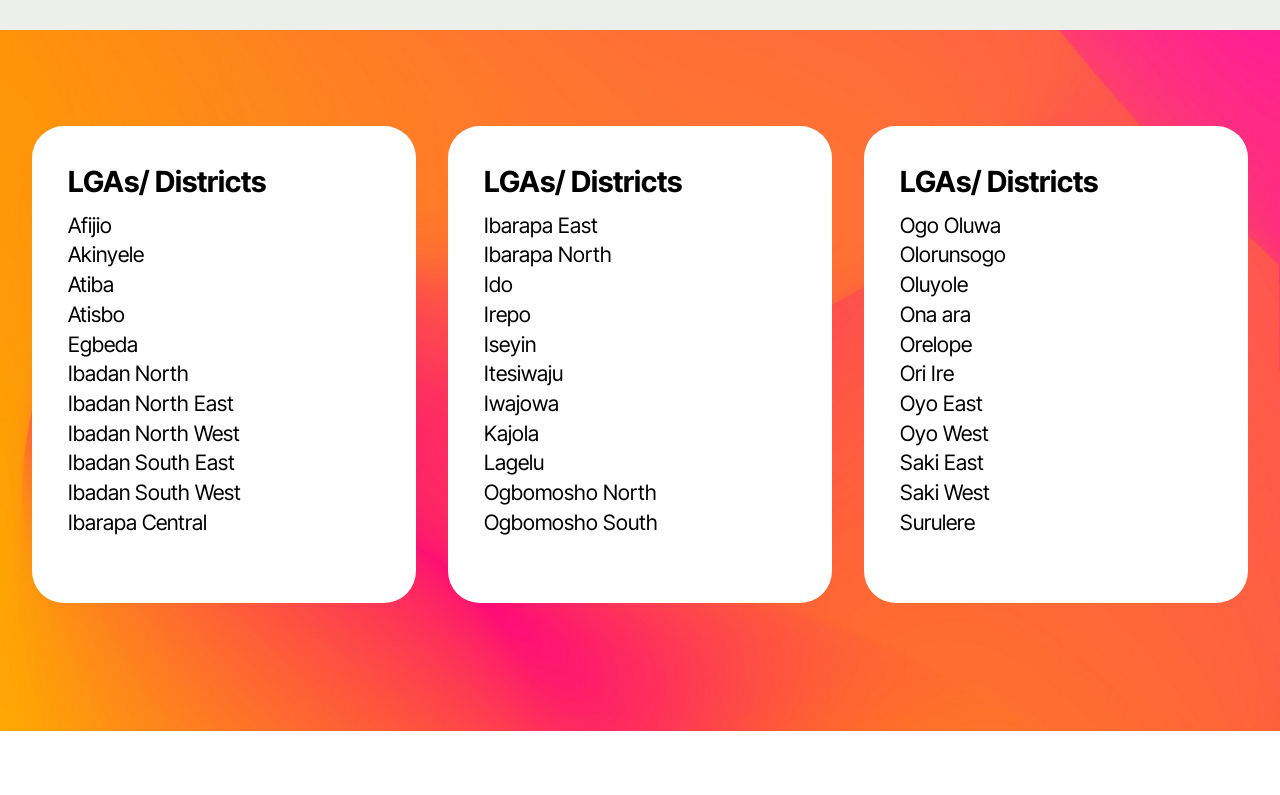
<file: Districts.html>
<!DOCTYPE html>
<html  >
<head>
  <!-- Site made with Mobirise Website Builder v6.1.12, https://mobirise.com -->
  <meta charset="UTF-8">
  <meta http-equiv="X-UA-Compatible" content="IE=edge">
  <meta name="generator" content="Mobirise v6.1.12, mobirise.com">
  <meta name="viewport" content="width=device-width, initial-scale=1, minimum-scale=1">
  <link rel="shortcut icon" href="assets/images/oyo20who-96x54.png" type="image/x-icon">
  <meta name="description" content="">
  
  
  <title>Districts</title>
  <link rel="stylesheet" href="assets/web/assets/mobirise-icons2/mobirise2.css">
  <link rel="stylesheet" href="assets/bootstrap/css/bootstrap.min.css">
  <link rel="stylesheet" href="assets/animatecss/animate.css">
  <link rel="stylesheet" href="assets/dropdown/css/style.css">
  <link rel="stylesheet" href="assets/theme/css/style.css">
  <link rel="preload" href="https://fonts.googleapis.com/css?family=Inter+Tight:100,200,300,400,500,600,700,800,900,100i,200i,300i,400i,500i,600i,700i,800i,900i&display=swap" as="style" onload="this.onload=null;this.rel='stylesheet'">
  <noscript><link rel="stylesheet" href="https://fonts.googleapis.com/css?family=Inter+Tight:100,200,300,400,500,600,700,800,900,100i,200i,300i,400i,500i,600i,700i,800i,900i&display=swap"></noscript>
  <link rel="preload" as="style" href="assets/mobirise/css/mbr-additional.css?v=eZvXt5"><link rel="stylesheet" href="assets/mobirise/css/mbr-additional.css?v=eZvXt5" type="text/css">

  
  
  
</head>
<body>
  
  <section data-bs-version="5.1" class="menu menu1 cid-vhyfSEkG3h" once="menu" id="menu01-0">
	

	<nav class="navbar navbar-dropdown navbar-fixed-top navbar-expand-lg">
		<div class="container">
			<div class="navbar-brand">
				<span class="navbar-logo">
					
						<img src="assets/images/oyo20who-96x54.png" alt="Mobirise Website Builder" style="height: 2.6rem;">
					
				</span>
				<span class="navbar-caption-wrap"><a class="navbar-caption text-black display-4" href="https://mobiri.se">Oyo Health</a></span>
			</div>
			<button class="navbar-toggler" type="button" data-toggle="collapse" data-bs-toggle="collapse" data-target="#navbarSupportedContent" data-bs-target="#navbarSupportedContent" aria-controls="navbarNavAltMarkup" aria-expanded="false" aria-label="Toggle navigation">
				<div class="hamburger">
					<span></span>
					<span></span>
					<span></span>
					<span></span>
				</div>
			</button>
			<div class="collapse navbar-collapse" id="navbarSupportedContent">
				<ul class="navbar-nav nav-dropdown" data-app-modern-menu="true"><li class="nav-item">
						<a class="nav-link link text-black text-primary display-4" href="index.html">Home</a>
					</li>
					<li class="nav-item">
						<a class="nav-link link text-black text-primary display-4" href="About Us.html" aria-expanded="false">About</a>
					</li>
					<li class="nav-item">
						<a class="nav-link link text-black text-primary display-4" href="Districts.html">LGA/District&nbsp;</a>
					</li><li class="nav-item"><a class="nav-link link text-black text-primary display-4" href="Polio & Emergencies.html">Polio &amp; Emergencies</a></li><li class="nav-item"><a class="nav-link link text-black text-primary display-4" href="Health Interventions.html">Services</a></li><li class="nav-item"><a class="nav-link link text-black text-primary display-4" href="Partners.html">Partners</a></li></ul>
				
				<div class="navbar-buttons mbr-section-btn"><a class="btn btn-primary display-4" href="index.html">More</a></div>
			</div>
		</div>
	</nav>
</section>

<section data-bs-version="5.1" class="contacts01 cid-vo1ugPFtz8" id="contacts01-t">
    

    
    
    <div class="container">
        <div class="row justify-content-center">
            <div class="col-12 content-head">
                <div class="mbr-section-head mb-5">
                    <h4 class="mbr-section-title mbr-fonts-style align-center mb-0 display-5"><br><strong>LGAs AFP Tracking &amp; Work Plan</strong></h4>
                    
                </div>
            </div>
        </div>
        <div class="row">
            <div class="item features-without-image col-12 col-md-6 active">
                <div class="item-wrapper">
                    <div class="text-wrapper">
                        <h6 class="card-title mbr-fonts-style mb-3 display-5"><strong><a href="https://worldhealthorg-my.sharepoint.com/:x:/g/personal/zortop_who_int/IQCKzV1liXSTRLXTXwp4pTqOAcVLIUH54lbAPitwJiMqQYw?e=jISIG2" class="text-primary">OYO State AFP TRACKING BY LGA</a></strong></h6>
                        <p class="mbr-text mbr-fonts-style display-7">Pictures of LGAs DSNOs &amp; ADSNOs&nbsp;</p>
                    </div>
                </div>
            </div>
            <div class="item features-without-image col-12 col-md-6">
                <div class="item-wrapper">
                    <div class="text-wrapper">
                        <h6 class="card-title mbr-fonts-style mb-3 display-5"><strong><a href="https://worldhealthorg-my.sharepoint.com/:f:/g/personal/zortop_who_int/IgDfd7c1q0uJTLE-gHhBUUqEAUmmDMbM1-iymPET0k6E744?e=duavzg" class="text-primary">2026 Q3 Itinerary</a></strong></h6>
                        <p class="mbr-text mbr-fonts-style display-7">Pictures @ State Surv. Review&nbsp;</p>
                    </div>
                </div>
            </div><div class="item features-without-image col-12 col-md-6">
                <div class="item-wrapper">
                    <div class="text-wrapper">
                        <h6 class="card-title mbr-fonts-style mb-3 display-7"><strong>2026 List of Community Informants</strong></h6>
                        <p class="mbr-text mbr-fonts-style display-7"></p>
                    </div>
                </div>
            </div><div class="item features-without-image col-12 col-md-6">
                <div class="item-wrapper">
                    <div class="text-wrapper">
                        <h6 class="card-title mbr-fonts-style mb-3 display-7"><strong>2026 Q3 Surv FP Details&nbsp;</strong></h6>
                        <p class="mbr-text mbr-fonts-style display-7"></p>
                    </div>
                </div>
            </div><div class="item features-without-image col-12 col-md-6">
                <div class="item-wrapper">
                    <div class="text-wrapper">
                        <h6 class="card-title mbr-fonts-style mb-3 display-7"><strong>2026 Focal Sites</strong></h6>
                        <p class="mbr-text mbr-fonts-style display-7"></p>
                    </div>
                </div>
            </div><div class="item features-without-image col-12 col-md-6">
                <div class="item-wrapper">
                    <div class="text-wrapper">
                        <h6 class="card-title mbr-fonts-style mb-3 display-7"><strong><a href="https://worldhealthorg-my.sharepoint.com/:x:/g/personal/zortop_who_int/IQANom7uGX-bTauYMi2mItaYAbJk0D-cNaIr5WRP6cWeHgk?e=acgjry" class="text-primary">Chronic Silent Wards</a></strong></h6>
                        <p class="mbr-text mbr-fonts-style display-7"></p>
                    </div>
                </div>
            </div>
            
            
        </div>
    </div>
</section>

<section data-bs-version="5.1" class="gallery1 mbr-gallery cid-vnrEJovivI" id="gallery01-l">
    
    

    <div class="container-fluid">
        <div class="row justify-content-center">
            <div class="col-12 content-head">
                <div class="mb-5">
                    <h3 class="mbr-section-title mbr-fonts-style align-center m-0 display-7"><strong><br></strong><br><strong>Oyo State Contribution to National and GPEI</strong></h3>
                    <h4 class="mbr-section-subtitle mbr-fonts-style align-center mb-0 mt-4 display-7">GPEI Useful Images</h4>
                </div>
            </div>
        </div>
        
        <div class="row mbr-gallery">
            
            
            <div class="col-12 col-md-6 col-lg-3 item gallery-image active">
                <div class="item-wrapper mb-3" data-toggle="modal" data-bs-toggle="modal" data-target="#vodmArhDD2-modal" data-bs-target="#vodmArhDD2-modal">
                    <img class="w-100" src="assets/images/polio20info201.jpg-511x287.jpeg" alt="Mobirise Website Builder" data-slide-to="0" data-bs-slide-to="0" data-target="#lb-vodmArhDD2" data-bs-target="#lb-vodmArhDD2">
                    <div class="icon-wrapper">
                        <span class="mobi-mbri mobi-mbri-search mbr-iconfont mbr-iconfont-btn"></span>
                    </div>
                </div>
                
            </div>
            <div class="col-12 col-md-6 col-lg-3 item gallery-image">
                <div class="item-wrapper mb-3" data-toggle="modal" data-bs-toggle="modal" data-target="#vodmArhDD2-modal" data-bs-target="#vodmArhDD2-modal">
                    <img class="w-100" src="assets/images/polio20info202.jpg-511x287.jpeg" alt="Mobirise Website Builder" data-slide-to="1" data-bs-slide-to="1" data-target="#lb-vodmArhDD2" data-bs-target="#lb-vodmArhDD2">
                    <div class="icon-wrapper">
                        <span class="mobi-mbri mobi-mbri-search mbr-iconfont mbr-iconfont-btn"></span>
                    </div>
                </div>
                
            </div>
            <div class="col-12 col-md-6 col-lg-3 item gallery-image">
                <div class="item-wrapper mb-3" data-toggle="modal" data-bs-toggle="modal" data-target="#vodmArhDD2-modal" data-bs-target="#vodmArhDD2-modal">
                    <img class="w-100" src="assets/images/polio20info203.jpg-511x287.jpeg" alt="Mobirise Website Builder" data-slide-to="2" data-bs-slide-to="2" data-target="#lb-vodmArhDD2" data-bs-target="#lb-vodmArhDD2">
                    <div class="icon-wrapper">
                        <span class="mobi-mbri mobi-mbri-search mbr-iconfont mbr-iconfont-btn"></span>
                    </div>
                </div>
                
            </div>
            <div class="col-12 col-md-6 col-lg-3 item gallery-image">
                <div class="item-wrapper mb-3" data-toggle="modal" data-bs-toggle="modal" data-target="#vodmArhDD2-modal" data-bs-target="#vodmArhDD2-modal">
                    <img class="w-100" src="assets/images/polio20info204.jpg-511x287.jpeg" alt="Mobirise Website Builder" data-slide-to="3" data-bs-slide-to="3" data-target="#lb-vodmArhDD2" data-bs-target="#lb-vodmArhDD2">
                    <div class="icon-wrapper">
                        <span class="mobi-mbri mobi-mbri-search mbr-iconfont mbr-iconfont-btn"></span>
                    </div>
                </div>
                
            </div>
            <div class="col-12 col-md-6 col-lg-3 item gallery-image">
                <div class="item-wrapper mb-3" data-toggle="modal" data-bs-toggle="modal" data-target="#vodmArhDD2-modal" data-bs-target="#vodmArhDD2-modal">
                    <img class="w-100" src="assets/images/polio20info205.jpg-511x287.jpeg" alt="Mobirise Website Builder" data-slide-to="4" data-bs-slide-to="4" data-target="#lb-vodmArhDD2" data-bs-target="#lb-vodmArhDD2">
                    <div class="icon-wrapper">
                        <span class="mobi-mbri mobi-mbri-search mbr-iconfont mbr-iconfont-btn"></span>
                    </div>
                </div>
                
            </div>
            
        </div>

        <div class="modal mbr-slider" tabindex="-1" role="dialog" aria-hidden="true" id="vodmArhDD2-modal">
            <div class="modal-dialog" role="document">
                <div class="modal-content">
                    <div class="modal-body">
                        <div class="carousel slide" data-pause="false" data-bs-pause="false" id="lb-vodmArhDD2" data-interval="5000" data-bs-interval="5000">
                            <div class="carousel-inner">
                                
                                
                                <div class="carousel-item active">
                                    <img class="d-block w-100" src="assets/images/polio20info201.jpg-511x287.jpeg" alt="Mobirise Website Builder">
                                </div>
                                <div class="carousel-item">
                                    <img class="d-block w-100" src="assets/images/polio20info202.jpg-511x287.jpeg" alt="Mobirise Website Builder">
                                </div>
                                <div class="carousel-item">
                                    <img class="d-block w-100" src="assets/images/polio20info203.jpg-511x287.jpeg" alt="Mobirise Website Builder">
                                </div>
                                <div class="carousel-item">
                                    <img class="d-block w-100" src="assets/images/polio20info204.jpg-511x287.jpeg" alt="Mobirise Website Builder">
                                </div>
                                <div class="carousel-item">
                                    <img class="d-block w-100" src="assets/images/polio20info205.jpg-511x287.jpeg" alt="Mobirise Website Builder">
                                </div>
                                
                            </div>
                            <ol class="carousel-indicators">
                                <li data-slide-to="0" data-bs-slide-to="0" class="active" data-target="#lb-vodmArhDD2" data-bs-target="#lb-vodmArhDD2"></li>
                                <li data-slide-to="1" data-bs-slide-to="1" data-target="#lb-vodmArhDD2" data-bs-target="#lb-vodmArhDD2"></li>
                                <li data-slide-to="2" data-bs-slide-to="2" data-target="#lb-vodmArhDD2" data-bs-target="#lb-vodmArhDD2"></li>
                                <li data-slide-to="3" data-bs-slide-to="3" data-target="#lb-vodmArhDD2" data-bs-target="#lb-vodmArhDD2"></li>
                                <li data-slide-to="4" data-bs-slide-to="4" data-target="#lb-vodmArhDD2" data-bs-target="#lb-vodmArhDD2"></li>
                                
                                
                                
                            </ol>
                            <a role="button" href="" class="close" data-dismiss="modal" data-bs-dismiss="modal" aria-label="Close">
                            </a>
                            <a class="carousel-control-prev carousel-control" role="button" data-slide="prev" data-bs-slide="prev" href="#lb-vodmArhDD2">
                                <span class="mobi-mbri mobi-mbri-arrow-prev" aria-hidden="true"></span>
                                <span class="sr-only visually-hidden">Previous</span>
                            </a>
                            <a class="carousel-control-next carousel-control" role="button" data-slide="next" data-bs-slide="next" href="#lb-vodmArhDD2">
                                <span class="mobi-mbri mobi-mbri-arrow-next" aria-hidden="true"></span>
                                <span class="sr-only visually-hidden">Next</span>
                            </a>
                        </div>
                    </div>
                </div>
            </div>
        </div>
    </div>
</section>

<section data-bs-version="5.1" class="features032 cid-vhyK1hQUVF" id="features032-8">
  

  
  
  <div class="container">
    <div class="row justify-content-center">
      
    </div>
    <div class="row">
      <div class="item features-without-image col-12 col-lg-4 active item-mb">
        <div class="item-wrapper">
          <div class="card-box align-left">
            
            <h5 class="card-title mbr-fonts-style display-5"><strong>LGAs/ Districts</strong></h5>
            <p class="card-text mbr-fonts-style display-7">Afijio
<br>Akinyele
<br>Atiba
<br>Atisbo
<br>Egbeda
<br>Ibadan North
<br>Ibadan North East
<br>Ibadan North West
<br>Ibadan South East
<br>Ibadan South West
<br>Ibarapa Central&nbsp;</p>
          </div>
        </div>
      </div>
      <div class="item features-without-image col-12 col-lg-4 item-mb">
        <div class="item-wrapper">
          <div class="card-box align-left">
            
            <h5 class="card-title mbr-fonts-style display-5"><strong>LGAs/ Districts</strong></h5>
            <p class="card-text mbr-fonts-style display-7">Ibarapa East
<br>Ibarapa North
<br>Ido
<br>Irepo
<br>Iseyin
<br>Itesiwaju
<br>Iwajowa
<br>Kajola
<br>Lagelu
<br>Ogbomosho North
<br>Ogbomosho South 
<br>
<br></p>
          </div>
        </div>
      </div>
      <div class="item features-without-image col-12 col-lg-4 item-mb">
        <div class="item-wrapper">
          <div class="card-box align-left">
            
            <h5 class="card-title mbr-fonts-style display-5"><strong>LGAs/ Districts</strong></h5>
            <p class="card-text mbr-fonts-style display-7">Ogo Oluwa
<br>Olorunsogo
<br>Oluyole
<br>Ona ara
<br>Orelope
<br>Ori Ire
<br>Oyo East
<br>Oyo West
<br>Saki East
<br>Saki West
<br>Surulere&nbsp;</p>
          </div>
        </div>
      </div>
      
      
      
    </div>
  </div>
</section><section class="display-7" style="padding: 0;align-items: center;justify-content: center;flex-wrap: wrap;    align-content: center;display: flex;position: relative;height: 4rem;"><a href="https://mobiri.se/4674912" style="flex: 1 1;height: 4rem;position: absolute;width: 100%;z-index: 1;"><img alt="" style="height: 4rem;" src="[data-uri]"></a><p style="margin: 0;text-align: center;" class="display-7">&#8204;</p><a style="z-index:1" href="https://mobirise.com/builder/ai-website-maker.html">AI Website Maker</a></section><script src="assets/bootstrap/js/bootstrap.bundle.min.js"></script>  <script src="assets/smoothscroll/smooth-scroll.js"></script>  <script src="assets/ytplayer/index.js"></script>  <script src="assets/dropdown/js/navbar-dropdown.js"></script>  <script src="assets/theme/js/script.js"></script>  
  
  
  <input name="animation" type="hidden">
  </body>
</html>
</file>
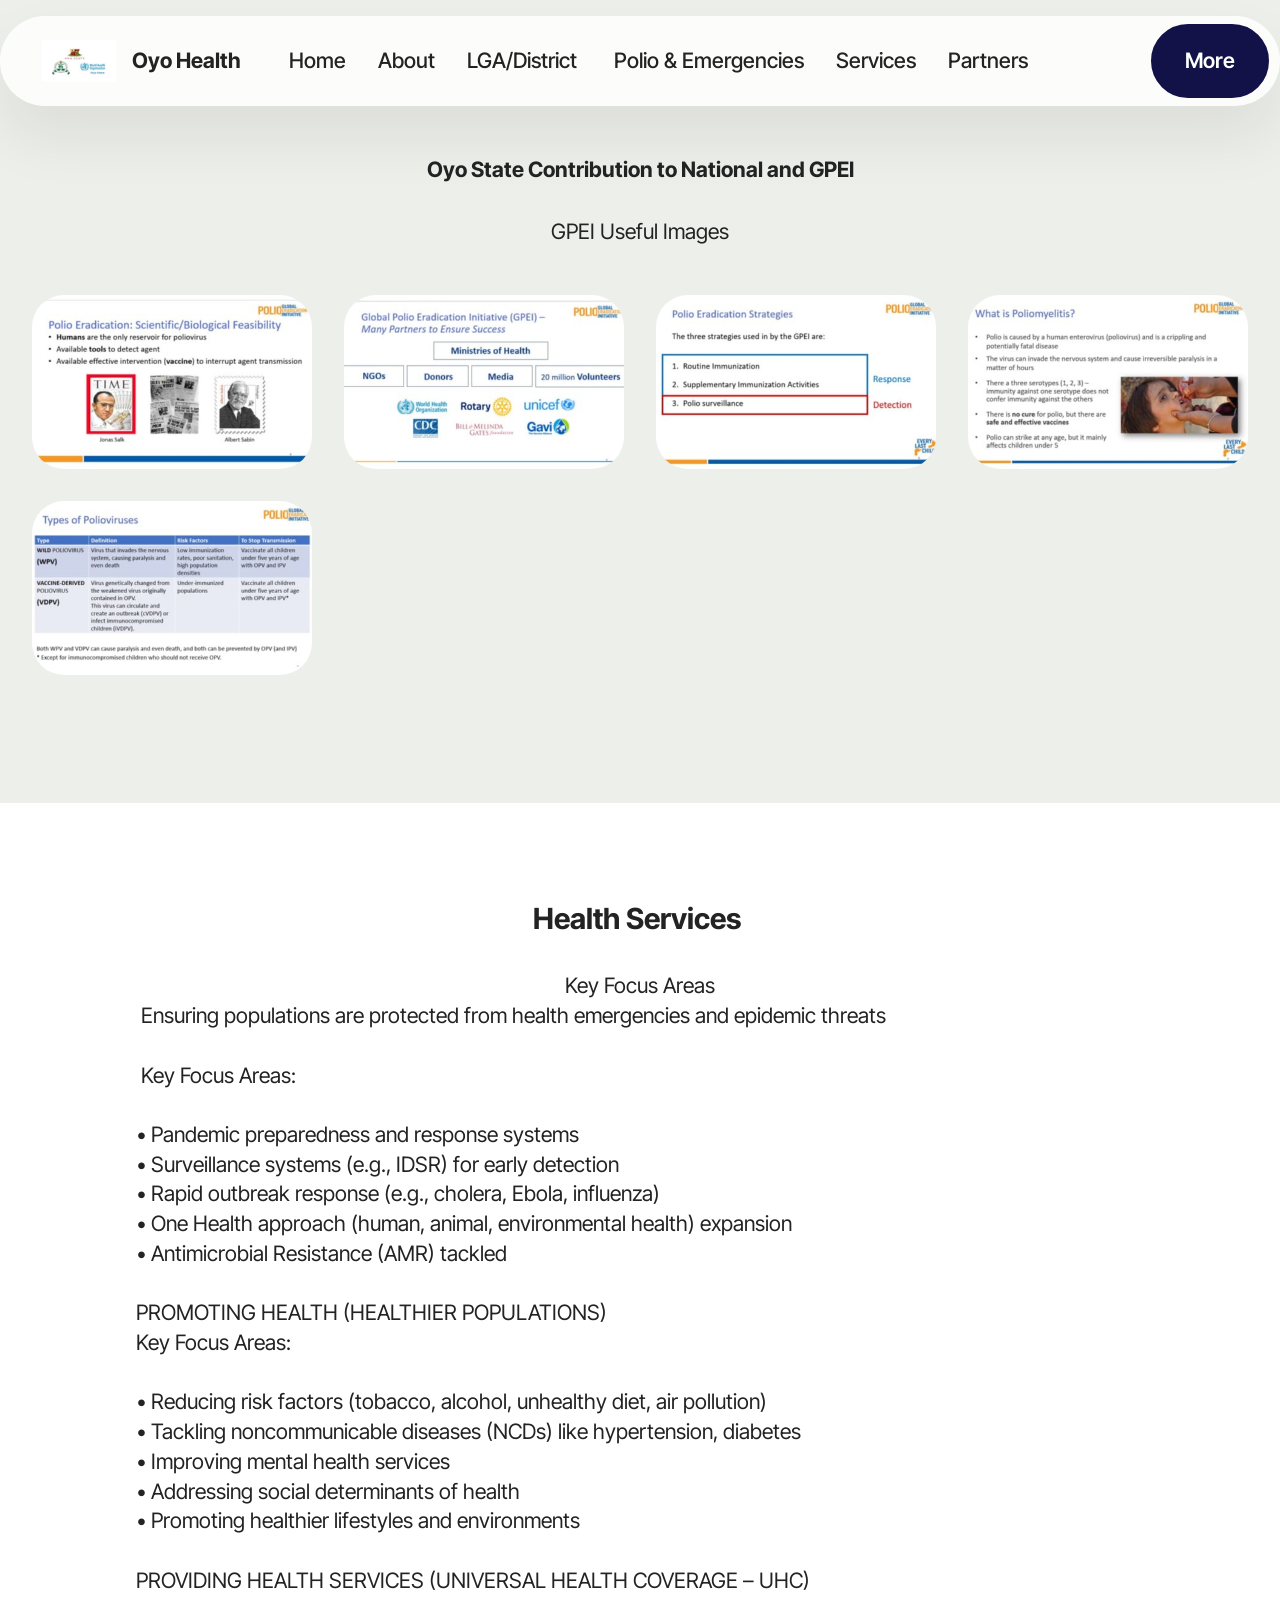
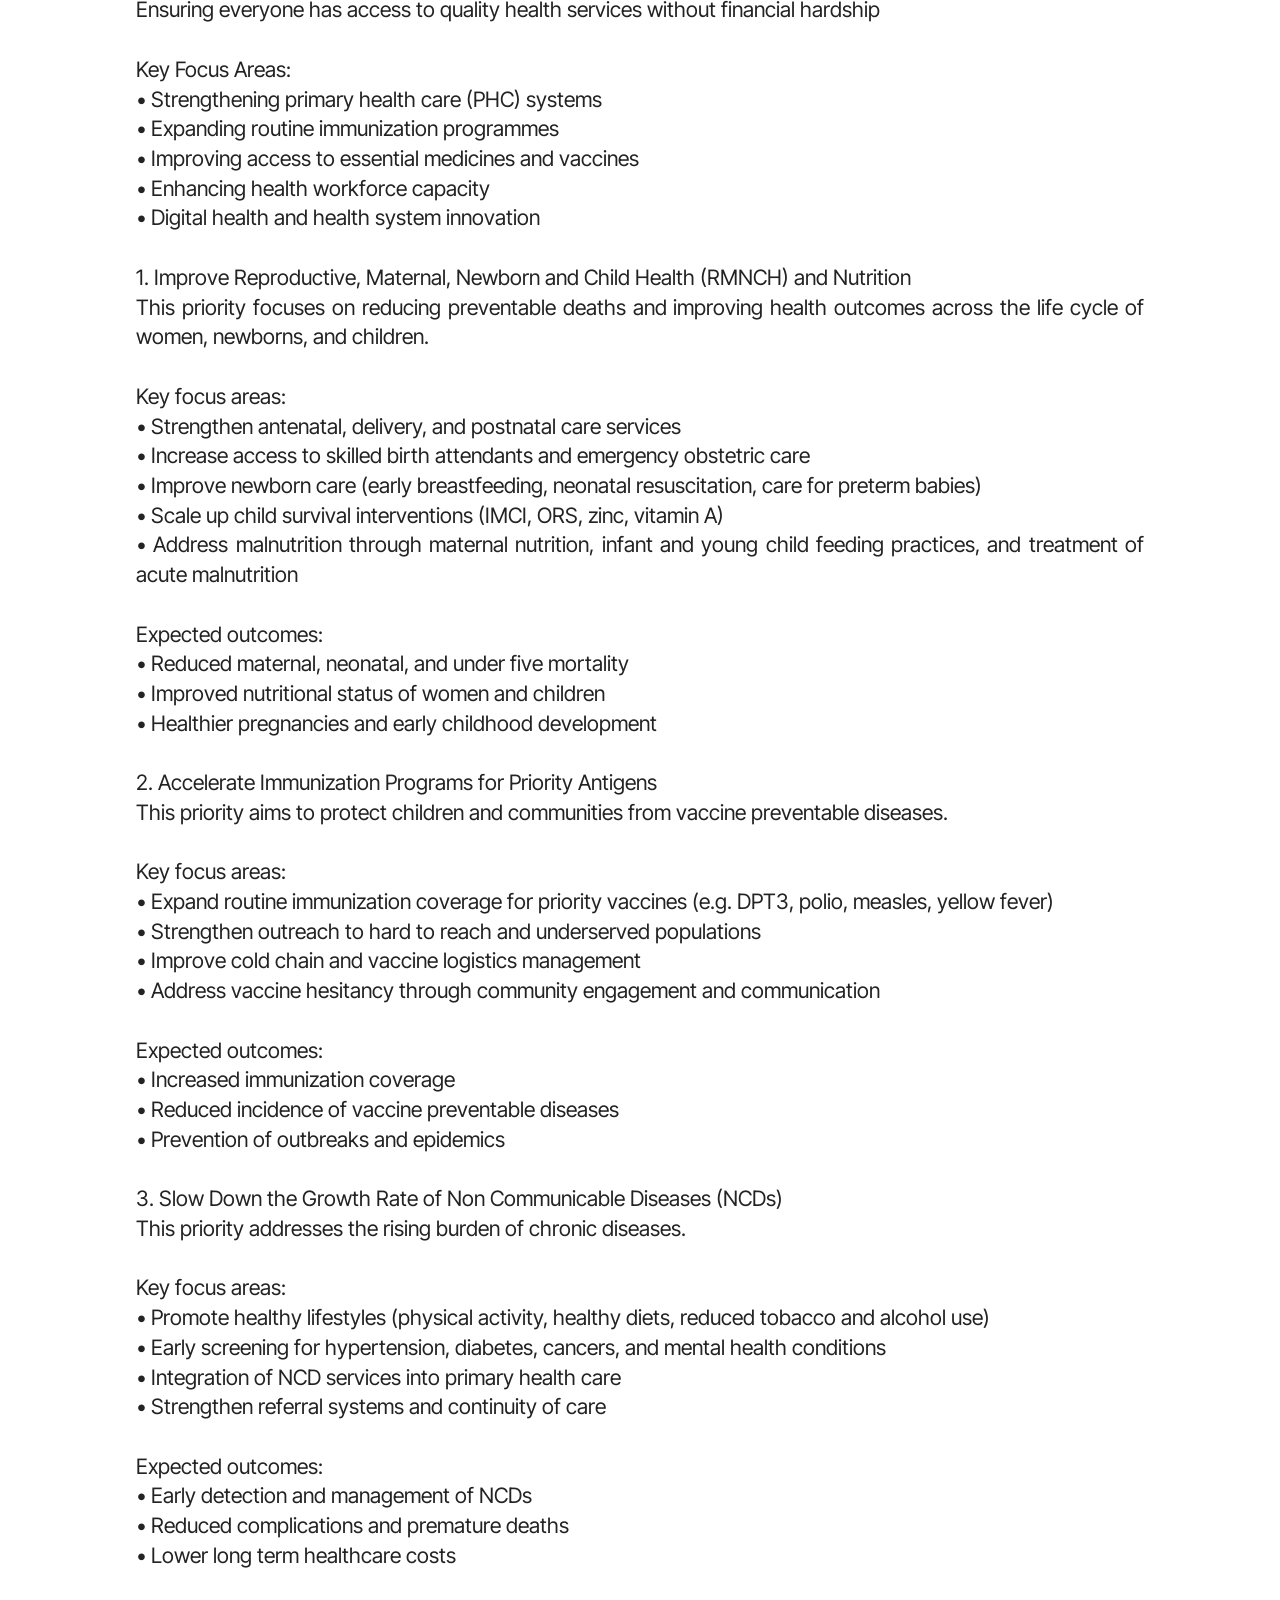
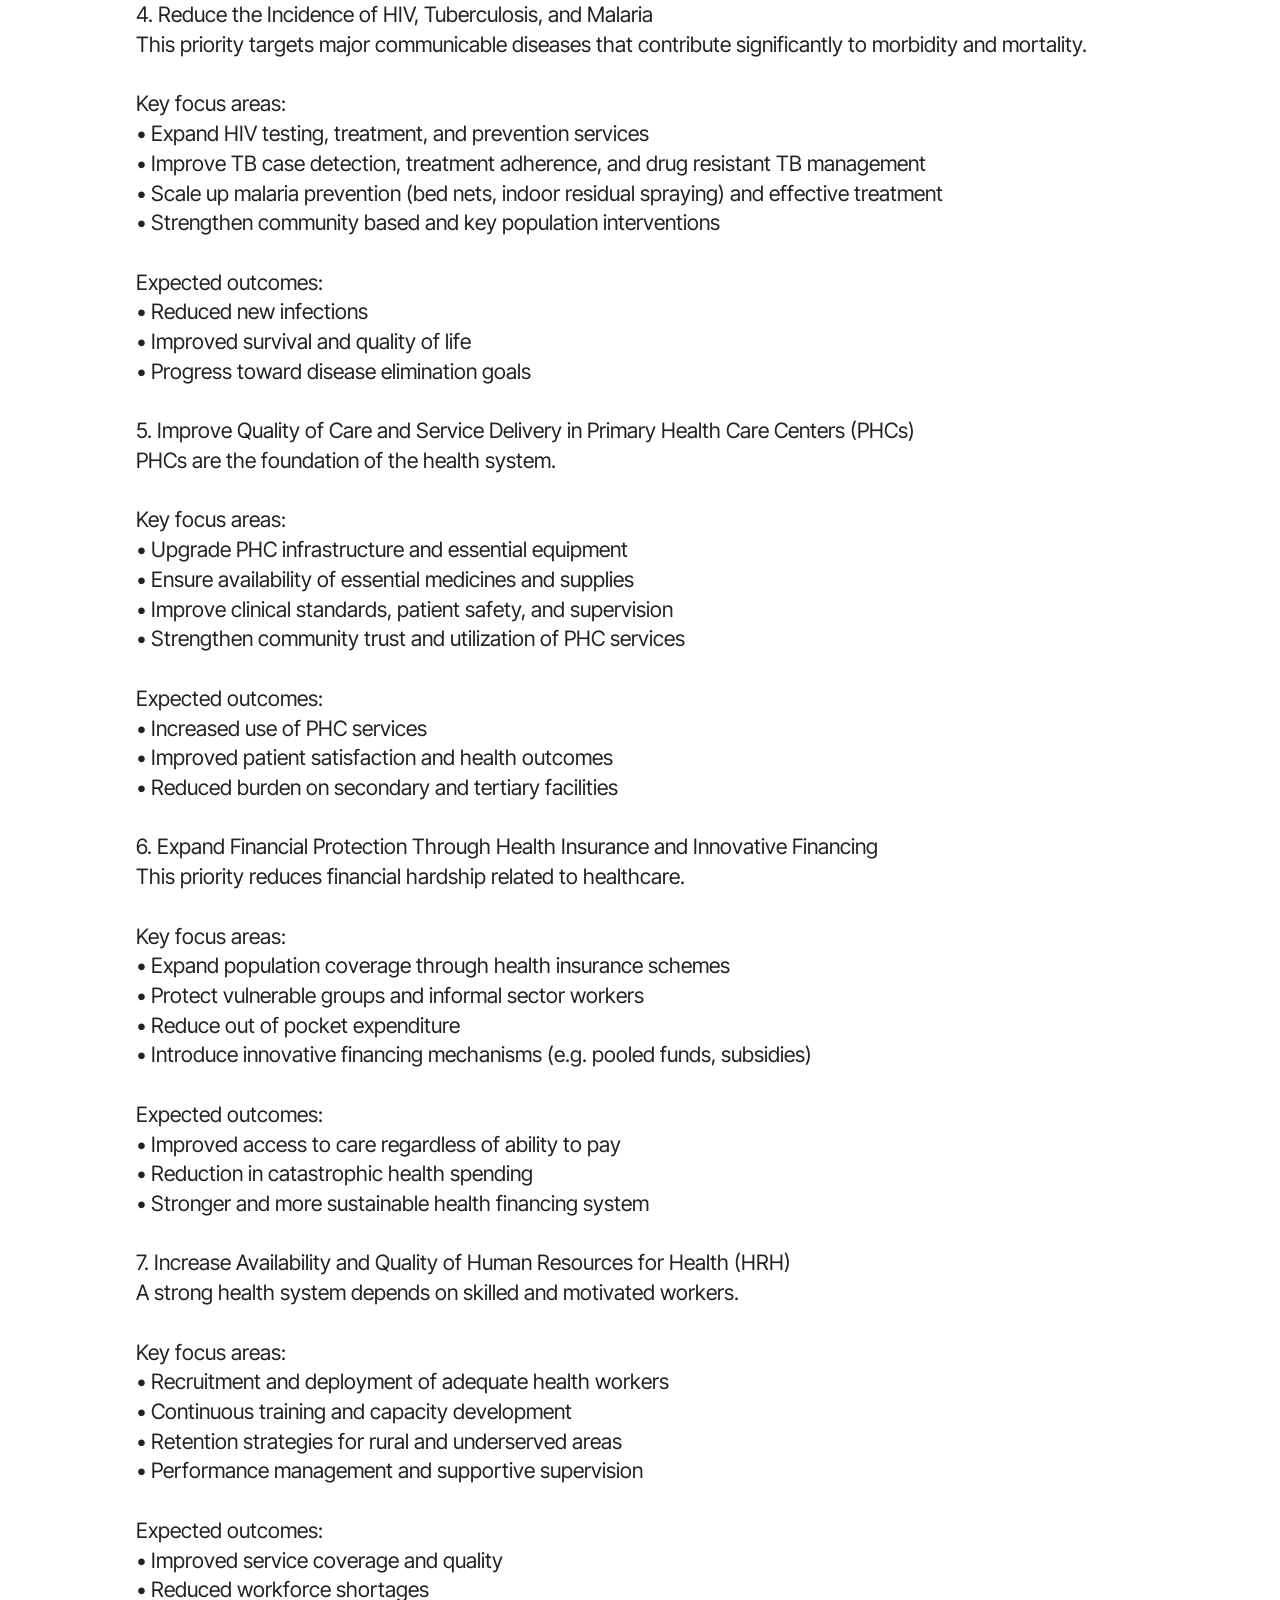
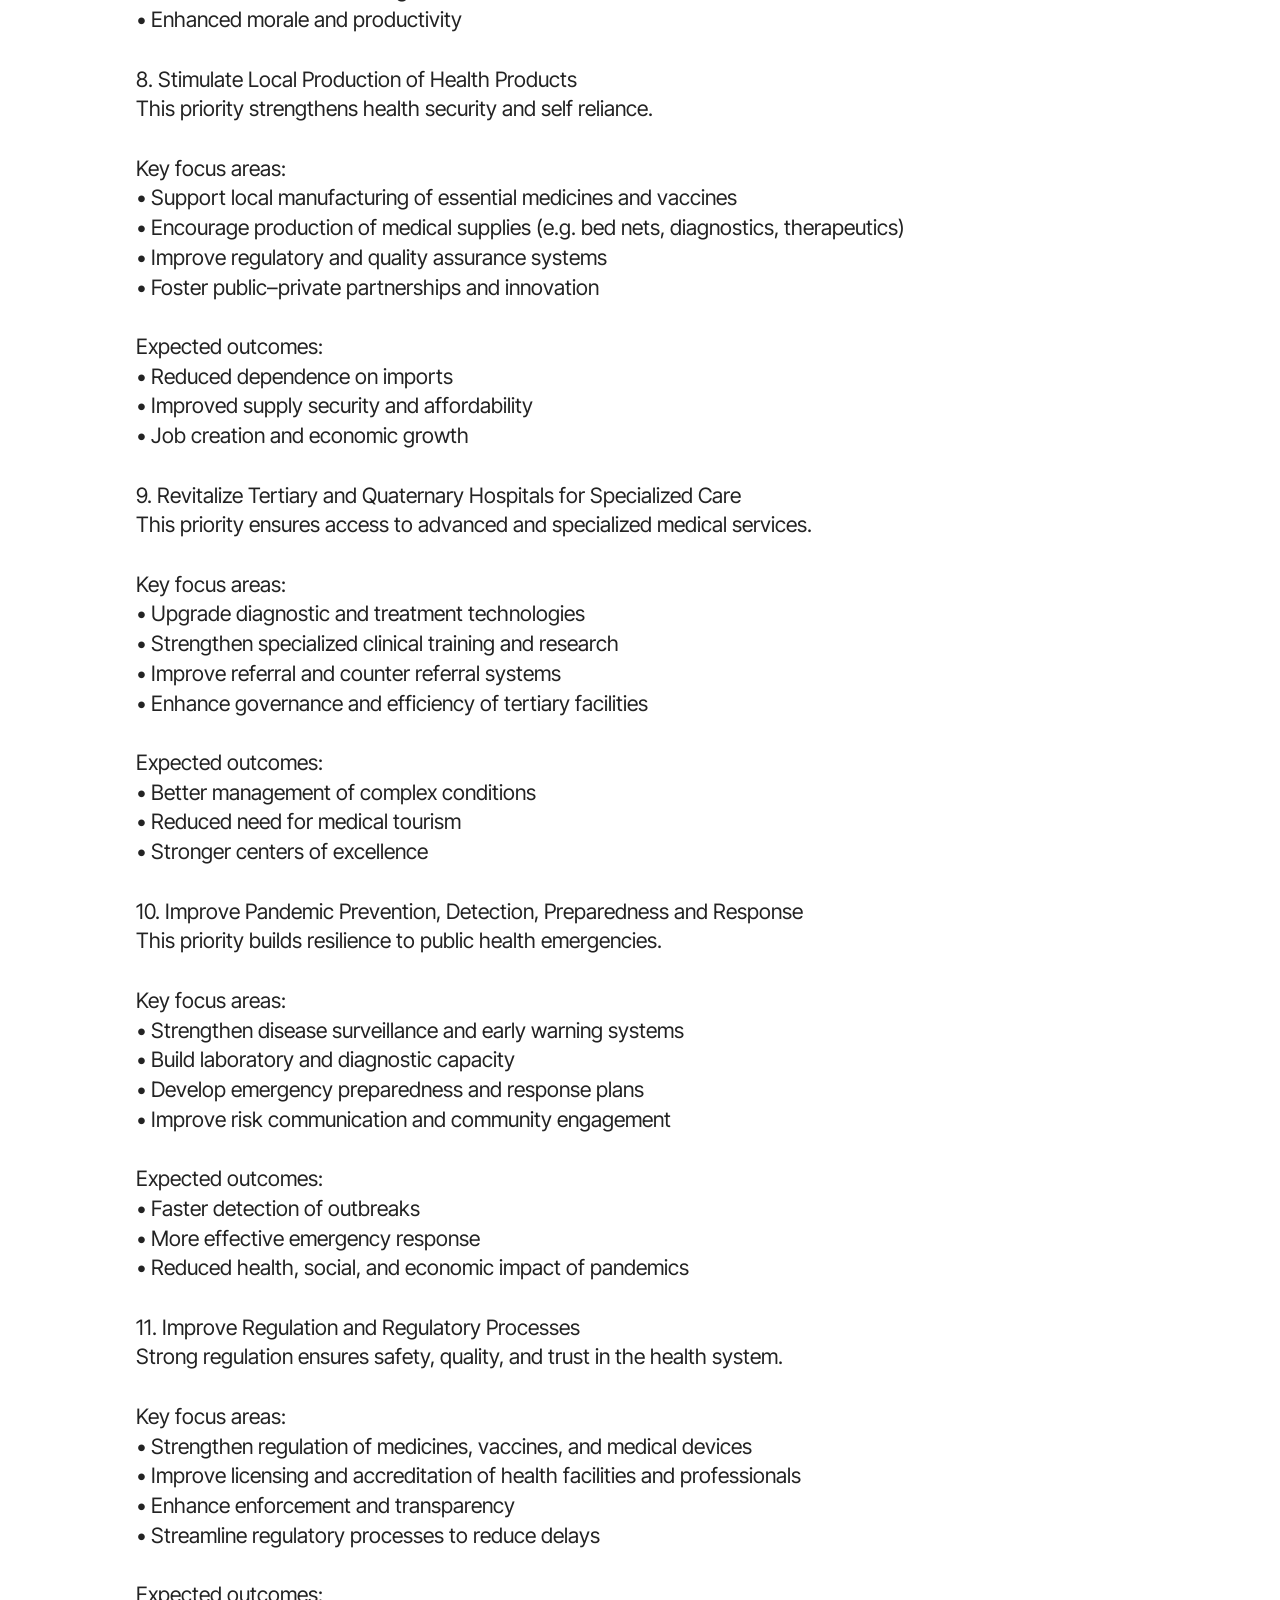
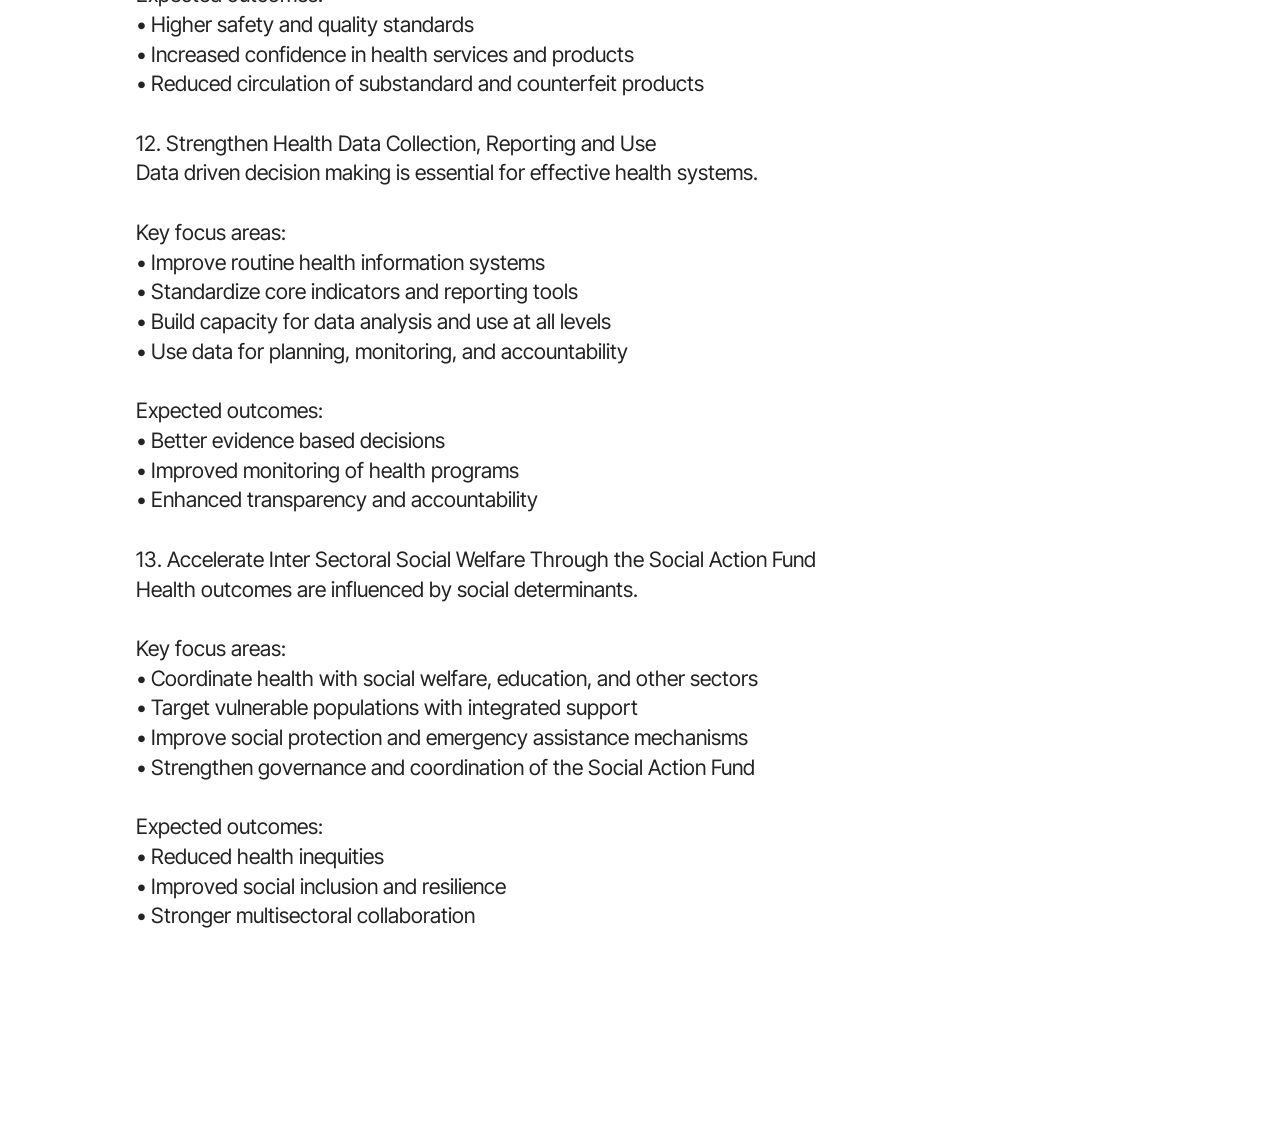
<file: Health Interventions.html>
<!DOCTYPE html>
<html  >
<head>
  <!-- Site made with Mobirise Website Builder v6.1.12, https://mobirise.com -->
  <meta charset="UTF-8">
  <meta http-equiv="X-UA-Compatible" content="IE=edge">
  <meta name="generator" content="Mobirise v6.1.12, mobirise.com">
  <meta name="viewport" content="width=device-width, initial-scale=1, minimum-scale=1">
  <link rel="shortcut icon" href="assets/images/oyo20who-96x54.png" type="image/x-icon">
  <meta name="description" content="">
  
  
  <title>Health Interventions</title>
  <link rel="stylesheet" href="assets/web/assets/mobirise-icons2/mobirise2.css">
  <link rel="stylesheet" href="assets/bootstrap/css/bootstrap.min.css">
  <link rel="stylesheet" href="assets/animatecss/animate.css">
  <link rel="stylesheet" href="assets/dropdown/css/style.css">
  <link rel="stylesheet" href="assets/theme/css/style.css">
  <link rel="preload" href="https://fonts.googleapis.com/css?family=Inter+Tight:100,200,300,400,500,600,700,800,900,100i,200i,300i,400i,500i,600i,700i,800i,900i&display=swap" as="style" onload="this.onload=null;this.rel='stylesheet'">
  <noscript><link rel="stylesheet" href="https://fonts.googleapis.com/css?family=Inter+Tight:100,200,300,400,500,600,700,800,900,100i,200i,300i,400i,500i,600i,700i,800i,900i&display=swap"></noscript>
  <link rel="preload" as="style" href="assets/mobirise/css/mbr-additional.css?v=6Ko2NP"><link rel="stylesheet" href="assets/mobirise/css/mbr-additional.css?v=6Ko2NP" type="text/css">

  
  
  
</head>
<body>
  
  <section data-bs-version="5.1" class="menu menu1 cid-vhyfSEkG3h" once="menu" id="menu01-0">
	

	<nav class="navbar navbar-dropdown navbar-fixed-top navbar-expand-lg">
		<div class="container">
			<div class="navbar-brand">
				<span class="navbar-logo">
					
						<img src="assets/images/oyo20who-96x54.png" alt="Mobirise Website Builder" style="height: 2.6rem;">
					
				</span>
				<span class="navbar-caption-wrap"><a class="navbar-caption text-black display-4" href="https://mobiri.se">Oyo Health</a></span>
			</div>
			<button class="navbar-toggler" type="button" data-toggle="collapse" data-bs-toggle="collapse" data-target="#navbarSupportedContent" data-bs-target="#navbarSupportedContent" aria-controls="navbarNavAltMarkup" aria-expanded="false" aria-label="Toggle navigation">
				<div class="hamburger">
					<span></span>
					<span></span>
					<span></span>
					<span></span>
				</div>
			</button>
			<div class="collapse navbar-collapse" id="navbarSupportedContent">
				<ul class="navbar-nav nav-dropdown" data-app-modern-menu="true"><li class="nav-item">
						<a class="nav-link link text-black text-primary display-4" href="index.html">Home</a>
					</li>
					<li class="nav-item">
						<a class="nav-link link text-black text-primary display-4" href="About Us.html" aria-expanded="false">About</a>
					</li>
					<li class="nav-item">
						<a class="nav-link link text-black text-primary display-4" href="Districts.html">LGA/District&nbsp;</a>
					</li><li class="nav-item"><a class="nav-link link text-black text-primary display-4" href="Polio & Emergencies.html">Polio &amp; Emergencies</a></li><li class="nav-item"><a class="nav-link link text-black text-primary display-4" href="Health Interventions.html">Services</a></li><li class="nav-item"><a class="nav-link link text-black text-primary display-4" href="Partners.html">Partners</a></li></ul>
				
				<div class="navbar-buttons mbr-section-btn"><a class="btn btn-primary display-4" href="index.html">More</a></div>
			</div>
		</div>
	</nav>
</section>

<section data-bs-version="5.1" class="gallery1 mbr-gallery cid-vnrGv2Ad4h" id="gallery01-n">
    
    

    <div class="container-fluid">
        <div class="row justify-content-center">
            <div class="col-12 content-head">
                <div class="mb-5">
                    <h3 class="mbr-section-title mbr-fonts-style align-center m-0 display-7"><strong><br></strong><br><strong>Oyo State Contribution to National and GPEI</strong></h3>
                    <h4 class="mbr-section-subtitle mbr-fonts-style align-center mb-0 mt-4 display-7">GPEI Useful Images</h4>
                </div>
            </div>
        </div>
        
        <div class="row mbr-gallery">
            <div class="col-12 col-md-6 col-lg-3 item gallery-image">
                <div class="item-wrapper mb-3" data-toggle="modal" data-bs-toggle="modal" data-target="#vodmABi9AS-modal" data-bs-target="#vodmABi9AS-modal">
                    <img class="w-100" src="assets/images/polio20info201.jpg-511x287.jpeg" alt="Mobirise Website Builder" data-slide-to="0" data-bs-slide-to="0" data-target="#lb-vodmABi9AS" data-bs-target="#lb-vodmABi9AS">
                    <div class="icon-wrapper">
                        <span class="mobi-mbri mobi-mbri-search mbr-iconfont mbr-iconfont-btn"></span>
                    </div>
                </div>
                
            </div>
            <div class="col-12 col-md-6 col-lg-3 item gallery-image">
                <div class="item-wrapper mb-3" data-toggle="modal" data-bs-toggle="modal" data-target="#vodmABi9AS-modal" data-bs-target="#vodmABi9AS-modal">
                    <img class="w-100" src="assets/images/polio20info202.jpg-511x287.jpeg" alt="Mobirise Website Builder" data-slide-to="1" data-bs-slide-to="1" data-target="#lb-vodmABi9AS" data-bs-target="#lb-vodmABi9AS">
                    <div class="icon-wrapper">
                        <span class="mobi-mbri mobi-mbri-search mbr-iconfont mbr-iconfont-btn"></span>
                    </div>
                </div>
                
            </div>
            <div class="col-12 col-md-6 col-lg-3 item gallery-image">
                <div class="item-wrapper mb-3" data-toggle="modal" data-bs-toggle="modal" data-target="#vodmABi9AS-modal" data-bs-target="#vodmABi9AS-modal">
                    <img class="w-100" src="assets/images/polio20info203.jpg-511x287.jpeg" alt="Mobirise Website Builder" data-slide-to="2" data-bs-slide-to="2" data-target="#lb-vodmABi9AS" data-bs-target="#lb-vodmABi9AS">
                    <div class="icon-wrapper">
                        <span class="mobi-mbri mobi-mbri-search mbr-iconfont mbr-iconfont-btn"></span>
                    </div>
                </div>
                
            </div>
            <div class="col-12 col-md-6 col-lg-3 item gallery-image">
                <div class="item-wrapper mb-3" data-toggle="modal" data-bs-toggle="modal" data-target="#vodmABi9AS-modal" data-bs-target="#vodmABi9AS-modal">
                    <img class="w-100" src="assets/images/polio20info204.jpg-511x287.jpeg" alt="Mobirise Website Builder" data-slide-to="3" data-bs-slide-to="3" data-target="#lb-vodmABi9AS" data-bs-target="#lb-vodmABi9AS">
                    <div class="icon-wrapper">
                        <span class="mobi-mbri mobi-mbri-search mbr-iconfont mbr-iconfont-btn"></span>
                    </div>
                </div>
                
            </div>
            <div class="col-12 col-md-6 col-lg-3 item gallery-image">
                <div class="item-wrapper mb-3" data-toggle="modal" data-bs-toggle="modal" data-target="#vodmABi9AS-modal" data-bs-target="#vodmABi9AS-modal">
                    <img class="w-100" src="assets/images/polio20info205.jpg-511x287.jpeg" alt="Mobirise Website Builder" data-slide-to="4" data-bs-slide-to="4" data-target="#lb-vodmABi9AS" data-bs-target="#lb-vodmABi9AS">
                    <div class="icon-wrapper">
                        <span class="mobi-mbri mobi-mbri-search mbr-iconfont mbr-iconfont-btn"></span>
                    </div>
                </div>
                
            </div>
            
            
            
        </div>

        <div class="modal mbr-slider" tabindex="-1" role="dialog" aria-hidden="true" id="vodmABi9AS-modal">
            <div class="modal-dialog" role="document">
                <div class="modal-content">
                    <div class="modal-body">
                        <div class="carousel slide" data-pause="false" data-bs-pause="false" id="lb-vodmABi9AS" data-interval="5000" data-bs-interval="5000">
                            <div class="carousel-inner">
                                <div class="carousel-item active">
                                    <img class="d-block w-100" src="assets/images/polio20info201.jpg-511x287.jpeg" alt="Mobirise Website Builder">
                                </div>
                                <div class="carousel-item">
                                    <img class="d-block w-100" src="assets/images/polio20info202.jpg-511x287.jpeg" alt="Mobirise Website Builder">
                                </div>
                                <div class="carousel-item">
                                    <img class="d-block w-100" src="assets/images/polio20info203.jpg-511x287.jpeg" alt="Mobirise Website Builder">
                                </div>
                                <div class="carousel-item">
                                    <img class="d-block w-100" src="assets/images/polio20info204.jpg-511x287.jpeg" alt="Mobirise Website Builder">
                                </div>
                                <div class="carousel-item">
                                    <img class="d-block w-100" src="assets/images/polio20info205.jpg-511x287.jpeg" alt="Mobirise Website Builder">
                                </div>
                                
                                
                                
                            </div>
                            <ol class="carousel-indicators">
                                <li data-slide-to="0" data-bs-slide-to="0" class="active" data-target="#lb-vodmABi9AS" data-bs-target="#lb-vodmABi9AS"></li>
                                <li data-slide-to="1" data-bs-slide-to="1" data-target="#lb-vodmABi9AS" data-bs-target="#lb-vodmABi9AS"></li>
                                <li data-slide-to="2" data-bs-slide-to="2" data-target="#lb-vodmABi9AS" data-bs-target="#lb-vodmABi9AS"></li>
                                <li data-slide-to="3" data-bs-slide-to="3" data-target="#lb-vodmABi9AS" data-bs-target="#lb-vodmABi9AS"></li>
                                <li data-slide-to="4" data-bs-slide-to="4" data-target="#lb-vodmABi9AS" data-bs-target="#lb-vodmABi9AS"></li>
                                
                                
                                
                            </ol>
                            <a role="button" href="" class="close" data-dismiss="modal" data-bs-dismiss="modal" aria-label="Close">
                            </a>
                            <a class="carousel-control-prev carousel-control" role="button" data-slide="prev" data-bs-slide="prev" href="#lb-vodmABi9AS">
                                <span class="mobi-mbri mobi-mbri-arrow-prev" aria-hidden="true"></span>
                                <span class="sr-only visually-hidden">Previous</span>
                            </a>
                            <a class="carousel-control-next carousel-control" role="button" data-slide="next" data-bs-slide="next" href="#lb-vodmABi9AS">
                                <span class="mobi-mbri mobi-mbri-arrow-next" aria-hidden="true"></span>
                                <span class="sr-only visually-hidden">Next</span>
                            </a>
                        </div>
                    </div>
                </div>
            </div>
        </div>
    </div>
</section>

<section data-bs-version="5.1" class="article11 cid-vhE1DV1bwP" id="article11-d">
    

    
    
    <div class="container">
        <div class="row justify-content-center">
            <div class="title col-md-12 col-lg-10">
                <h3 class="mbr-section-title mbr-fonts-style align-center mt-0 mb-0 display-5"><strong>Health Services&nbsp;</strong></h3>
                <h4 class="mbr-section-subtitle align-center mbr-fonts-style mt-4 display-7">Key Focus Areas
<div>
</div><div>&nbsp;Ensuring populations are protected from health emergencies and epidemic threats</div><br><div>
</div><div>&nbsp;Key Focus Areas:</div><br><div>
</div><div>• Pandemic preparedness and response systems
</div><div>• Surveillance systems (e.g., IDSR) for early detection
</div><div>• Rapid outbreak response (e.g., cholera, Ebola, influenza)
</div><div>• One Health approach (human, animal, environmental health) expansion
</div><div>• Antimicrobial Resistance (AMR) tackled</div><br><div>
</div><div>PROMOTING HEALTH (HEALTHIER POPULATIONS)
</div><div>Key Focus Areas:</div><br><div>
</div><div>• Reducing risk factors (tobacco, alcohol, unhealthy diet, air pollution)
</div><div>• Tackling noncommunicable diseases (NCDs) like hypertension, diabetes
</div><div>• Improving mental health services
</div><div>• Addressing social determinants of health
</div><div>• Promoting healthier lifestyles and environments</div><br><div>
</div><div>PROVIDING HEALTH SERVICES (UNIVERSAL HEALTH COVERAGE – UHC)
</div><div>Ensuring everyone has access to quality health services without financial hardship</div><br><div>
</div><div>Key Focus Areas:
</div><div>• Strengthening primary health care (PHC) systems
</div><div>• Expanding routine immunization programmes
</div><div>• Improving access to essential medicines and vaccines
</div><div>• Enhancing health workforce capacity
</div><div>• Digital health and health system innovation</div><br><div>
</div><div>1. Improve Reproductive, Maternal, Newborn and Child Health (RMNCH) and Nutrition
</div><div>This priority focuses on reducing preventable deaths and improving health outcomes across the life cycle of women, newborns, and children.</div><br><div>
</div><div>Key focus areas:
</div><div>• Strengthen antenatal, delivery, and postnatal care services
</div><div>• Increase access to skilled birth attendants and emergency obstetric care
</div><div>• Improve newborn care (early breastfeeding, neonatal resuscitation, care for preterm babies)
</div><div>• Scale up child survival interventions (IMCI, ORS, zinc, vitamin A)
</div><div>• Address malnutrition through maternal nutrition, infant and young child feeding practices, and treatment of acute malnutrition</div><br><div>
</div><div>Expected outcomes:
</div><div>• Reduced maternal, neonatal, and under five mortality
</div><div>• Improved nutritional status of women and children
</div><div>• Healthier pregnancies and early childhood development</div><br><div>
</div><div>2. Accelerate Immunization Programs for Priority Antigens
</div><div>This priority aims to protect children and communities from vaccine preventable diseases.</div><br><div>
</div><div>Key focus areas:
</div><div>• Expand routine immunization coverage for priority vaccines (e.g. DPT3, polio, measles, yellow fever)
</div><div>• Strengthen outreach to hard to reach and underserved populations
</div><div>• Improve cold chain and vaccine logistics management
</div><div>• Address vaccine hesitancy through community engagement and communication</div><br><div>
</div><div>Expected outcomes:
</div><div>• Increased immunization coverage
</div><div>• Reduced incidence of vaccine preventable diseases
</div><div>• Prevention of outbreaks and epidemics</div><br><div>
</div><div>3. Slow Down the Growth Rate of Non Communicable Diseases (NCDs)
</div><div>This priority addresses the rising burden of chronic diseases.</div><br><div>
</div><div>Key focus areas:
</div><div>• Promote healthy lifestyles (physical activity, healthy diets, reduced tobacco and alcohol use)
</div><div>• Early screening for hypertension, diabetes, cancers, and mental health conditions
</div><div>• Integration of NCD services into primary health care
</div><div>• Strengthen referral systems and continuity of care</div><br><div>
</div><div>Expected outcomes:
</div><div>• Early detection and management of NCDs
</div><div>• Reduced complications and premature deaths
</div><div>• Lower long term healthcare costs</div><br><div>
</div><div>4. Reduce the Incidence of HIV, Tuberculosis, and Malaria
</div><div>This priority targets major communicable diseases that contribute significantly to morbidity and mortality.</div><br><div>
</div><div>Key focus areas:
</div><div>• Expand HIV testing, treatment, and prevention services
</div><div>• Improve TB case detection, treatment adherence, and drug resistant TB management
</div><div>• Scale up malaria prevention (bed nets, indoor residual spraying) and effective treatment
</div><div>• Strengthen community based and key population interventions</div><br><div>
</div><div>Expected outcomes:
</div><div>• Reduced new infections
</div><div>• Improved survival and quality of life
</div><div>• Progress toward disease elimination goals</div><br><div>
</div><div>5. Improve Quality of Care and Service Delivery in Primary Health Care Centers (PHCs)
</div><div>PHCs are the foundation of the health system.</div><br><div>
</div><div>Key focus areas:
</div><div>• Upgrade PHC infrastructure and essential equipment
</div><div>• Ensure availability of essential medicines and supplies
</div><div>• Improve clinical standards, patient safety, and supervision
</div><div>• Strengthen community trust and utilization of PHC services</div><br><div>
</div><div>Expected outcomes:
</div><div>• Increased use of PHC services
</div><div>• Improved patient satisfaction and health outcomes
</div><div>• Reduced burden on secondary and tertiary facilities</div><br><div>
</div><div>6. Expand Financial Protection Through Health Insurance and Innovative Financing
</div><div>This priority reduces financial hardship related to healthcare.</div><br><div>
</div><div>Key focus areas:
</div><div>• Expand population coverage through health insurance schemes
</div><div>• Protect vulnerable groups and informal sector workers
</div><div>• Reduce out of pocket expenditure
</div><div>• Introduce innovative financing mechanisms (e.g. pooled funds, subsidies)</div><br><div>
</div><div>Expected outcomes:
</div><div>• Improved access to care regardless of ability to pay
</div><div>• Reduction in catastrophic health spending
</div><div>• Stronger and more sustainable health financing system</div><br><div>
</div><div>7. Increase Availability and Quality of Human Resources for Health (HRH)
</div><div>A strong health system depends on skilled and motivated workers.</div><br><div>
</div><div>Key focus areas:
</div><div>• Recruitment and deployment of adequate health workers
</div><div>• Continuous training and capacity development
</div><div>• Retention strategies for rural and underserved areas
</div><div>• Performance management and supportive supervision</div><br><div>
</div><div>Expected outcomes:
</div><div>• Improved service coverage and quality
</div><div>• Reduced workforce shortages
</div><div>• Enhanced morale and productivity</div><br><div>
</div><div>8. Stimulate Local Production of Health Products
</div><div>This priority strengthens health security and self reliance.</div><br><div>
</div><div>Key focus areas:
</div><div>• Support local manufacturing of essential medicines and vaccines
</div><div>• Encourage production of medical supplies (e.g. bed nets, diagnostics, therapeutics)
</div><div>• Improve regulatory and quality assurance systems
</div><div>• Foster public–private partnerships and innovation</div><br><div>Expected outcomes:</div><div>
</div><div>• Reduced dependence on imports
</div><div>• Improved supply security and affordability
</div><div>• Job creation and economic growth</div><br><div>
</div><div>9. Revitalize Tertiary and Quaternary Hospitals for Specialized Care
</div><div>This priority ensures access to advanced and specialized medical services.</div><br><div>
</div><div>Key focus areas:
</div><div>• Upgrade diagnostic and treatment technologies
</div><div>• Strengthen specialized clinical training and research
</div><div>• Improve referral and counter referral systems
</div><div>• Enhance governance and efficiency of tertiary facilities</div><br><div>
</div><div>Expected outcomes:
</div><div>• Better management of complex conditions
</div><div>• Reduced need for medical tourism
</div><div>• Stronger centers of excellence</div><br><div>
</div><div>10. Improve Pandemic Prevention, Detection, Preparedness and Response
</div><div>This priority builds resilience to public health emergencies.</div><br><div>
</div><div>Key focus areas:
</div><div>• Strengthen disease surveillance and early warning systems
</div><div>• Build laboratory and diagnostic capacity
</div><div>• Develop emergency preparedness and response plans
</div><div>• Improve risk communication and community engagement</div><br><div>
</div><div>Expected outcomes:
</div><div>• Faster detection of outbreaks
</div><div>• More effective emergency response
</div><div>• Reduced health, social, and economic impact of pandemics</div><br><div>
</div><div>11. Improve Regulation and Regulatory Processes
</div><div>Strong regulation ensures safety, quality, and trust in the health system.</div><br><div>
</div><div>Key focus areas:
</div><div>• Strengthen regulation of medicines, vaccines, and medical devices
</div><div>• Improve licensing and accreditation of health facilities and professionals
</div><div>• Enhance enforcement and transparency
</div><div>• Streamline regulatory processes to reduce delays</div><br><div>
</div><div>Expected outcomes:
</div><div>• Higher safety and quality standards
</div><div>• Increased confidence in health services and products
</div><div>• Reduced circulation of substandard and counterfeit products</div><br><div>
</div><div>12. Strengthen Health Data Collection, Reporting and Use
</div><div>Data driven decision making is essential for effective health systems.</div><br><div>
</div><div>Key focus areas:
</div><div>• Improve routine health information systems
</div><div>• Standardize core indicators and reporting tools
</div><div>• Build capacity for data analysis and use at all levels
</div><div>• Use data for planning, monitoring, and accountability</div><br><div>
</div><div>Expected outcomes:
</div><div>• Better evidence based decisions
</div><div>• Improved monitoring of health programs
</div><div>• Enhanced transparency and accountability</div><br><div>
</div><div>13. Accelerate Inter Sectoral Social Welfare Through the Social Action Fund
</div><div>Health outcomes are influenced by social determinants.</div><br><div>
</div><div>Key focus areas:
</div><div>• Coordinate health with social welfare, education, and other sectors
</div><div>• Target vulnerable populations with integrated support
</div><div>• Improve social protection and emergency assistance mechanisms
</div><div>• Strengthen governance and coordination of the Social Action Fund</div><br><div>
</div><div>Expected outcomes:
</div><div>• Reduced health inequities
</div><div>• Improved social inclusion and resilience
</div><div>• Stronger multisectoral collaboration
</div><div><br></div><div>
</div><div>
</div><div>
</div><div>
</div><div>
</div><div>
</div><div>
</div><div>
</div><div>
</div><div>
</div><div>
</div><div>
</div><div>
</div><div>
</div><div>
</div><div>
</div><div>
</div><div>
</div><div>
</div><div>
</div><div>
</div><div>
</div><div>
</div><div>
</div><div>
</div><div>
</div><div>
</div><div>
</div><div>
</div><div>
</div><div>
</div><div>
</div><div>
</div><div>
</div><div>
</div><div>
</div><div>
</div><div>
</div><div>
</div><div>
</div><div>
</div><div>
</div><div>
</div><div>
</div><div>
</div><div>
</div><div>
</div><div>
</div></h4>
                
            </div>
        </div>
    </div>
</section><section class="display-7" style="padding: 0;align-items: center;justify-content: center;flex-wrap: wrap;    align-content: center;display: flex;position: relative;height: 4rem;"><a href="https://mobiri.se/4674912" style="flex: 1 1;height: 4rem;position: absolute;width: 100%;z-index: 1;"><img alt="" style="height: 4rem;" src="[data-uri]"></a><p style="margin: 0;text-align: center;" class="display-7">&#8204;</p><a style="z-index:1" href="https://mobirise.com/builder/ai-website-builder.html">Free AI Website Builder</a></section><script src="assets/bootstrap/js/bootstrap.bundle.min.js"></script>  <script src="assets/smoothscroll/smooth-scroll.js"></script>  <script src="assets/ytplayer/index.js"></script>  <script src="assets/dropdown/js/navbar-dropdown.js"></script>  <script src="assets/theme/js/script.js"></script>  
  
  
  <input name="animation" type="hidden">
  </body>
</html>
</file>
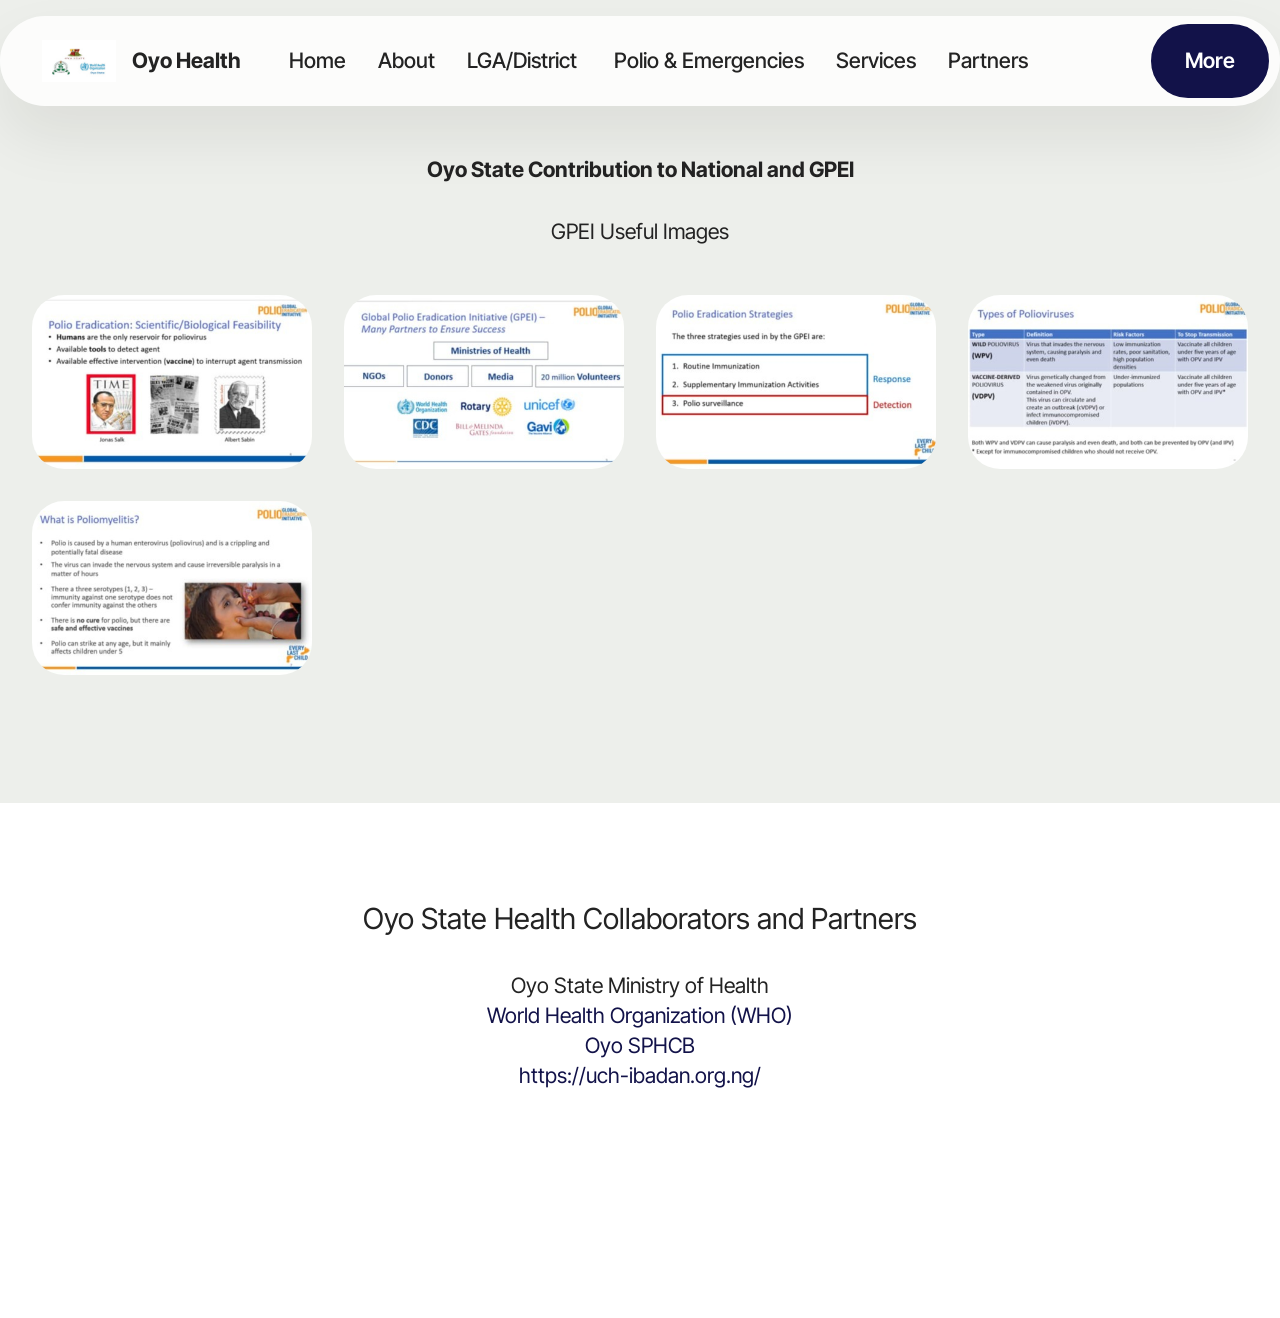
<file: Partners.html>
<!DOCTYPE html>
<html  >
<head>
  <!-- Site made with Mobirise Website Builder v6.1.12, https://mobirise.com -->
  <meta charset="UTF-8">
  <meta http-equiv="X-UA-Compatible" content="IE=edge">
  <meta name="generator" content="Mobirise v6.1.12, mobirise.com">
  <meta name="viewport" content="width=device-width, initial-scale=1, minimum-scale=1">
  <link rel="shortcut icon" href="assets/images/oyo20who-96x54.png" type="image/x-icon">
  <meta name="description" content="">
  
  
  <title>Partners</title>
  <link rel="stylesheet" href="assets/web/assets/mobirise-icons2/mobirise2.css">
  <link rel="stylesheet" href="assets/bootstrap/css/bootstrap.min.css">
  <link rel="stylesheet" href="assets/animatecss/animate.css">
  <link rel="stylesheet" href="assets/dropdown/css/style.css">
  <link rel="stylesheet" href="assets/theme/css/style.css">
  <link rel="preload" href="https://fonts.googleapis.com/css?family=Inter+Tight:100,200,300,400,500,600,700,800,900,100i,200i,300i,400i,500i,600i,700i,800i,900i&display=swap" as="style" onload="this.onload=null;this.rel='stylesheet'">
  <noscript><link rel="stylesheet" href="https://fonts.googleapis.com/css?family=Inter+Tight:100,200,300,400,500,600,700,800,900,100i,200i,300i,400i,500i,600i,700i,800i,900i&display=swap"></noscript>
  <link rel="preload" as="style" href="assets/mobirise/css/mbr-additional.css?v=1XxKn5"><link rel="stylesheet" href="assets/mobirise/css/mbr-additional.css?v=1XxKn5" type="text/css">

  
  
  
</head>
<body>
  
  <section data-bs-version="5.1" class="menu menu1 cid-vhyfSEkG3h" once="menu" id="menu01-0">
	

	<nav class="navbar navbar-dropdown navbar-fixed-top navbar-expand-lg">
		<div class="container">
			<div class="navbar-brand">
				<span class="navbar-logo">
					
						<img src="assets/images/oyo20who-96x54.png" alt="Mobirise Website Builder" style="height: 2.6rem;">
					
				</span>
				<span class="navbar-caption-wrap"><a class="navbar-caption text-black display-4" href="https://mobiri.se">Oyo Health</a></span>
			</div>
			<button class="navbar-toggler" type="button" data-toggle="collapse" data-bs-toggle="collapse" data-target="#navbarSupportedContent" data-bs-target="#navbarSupportedContent" aria-controls="navbarNavAltMarkup" aria-expanded="false" aria-label="Toggle navigation">
				<div class="hamburger">
					<span></span>
					<span></span>
					<span></span>
					<span></span>
				</div>
			</button>
			<div class="collapse navbar-collapse" id="navbarSupportedContent">
				<ul class="navbar-nav nav-dropdown" data-app-modern-menu="true"><li class="nav-item">
						<a class="nav-link link text-black text-primary display-4" href="index.html">Home</a>
					</li>
					<li class="nav-item">
						<a class="nav-link link text-black text-primary display-4" href="About Us.html" aria-expanded="false">About</a>
					</li>
					<li class="nav-item">
						<a class="nav-link link text-black text-primary display-4" href="Districts.html">LGA/District&nbsp;</a>
					</li><li class="nav-item"><a class="nav-link link text-black text-primary display-4" href="Polio & Emergencies.html">Polio &amp; Emergencies</a></li><li class="nav-item"><a class="nav-link link text-black text-primary display-4" href="Health Interventions.html">Services</a></li><li class="nav-item"><a class="nav-link link text-black text-primary display-4" href="Partners.html">Partners</a></li></ul>
				
				<div class="navbar-buttons mbr-section-btn"><a class="btn btn-primary display-4" href="index.html">More</a></div>
			</div>
		</div>
	</nav>
</section>

<section data-bs-version="5.1" class="gallery1 mbr-gallery cid-vnrHfgFgw8" id="gallery01-o">
    
    

    <div class="container-fluid">
        <div class="row justify-content-center">
            <div class="col-12 content-head">
                <div class="mb-5">
                    <h3 class="mbr-section-title mbr-fonts-style align-center m-0 display-7"><strong><br></strong><br><strong>Oyo State Contribution to National and GPEI</strong></h3>
                    <h4 class="mbr-section-subtitle mbr-fonts-style align-center mb-0 mt-4 display-7">GPEI Useful Images</h4>
                </div>
            </div>
        </div>
        
        <div class="row mbr-gallery">
            <div class="col-12 col-md-6 col-lg-3 item gallery-image">
                <div class="item-wrapper mb-3" data-toggle="modal" data-bs-toggle="modal" data-target="#vodr93nKat-modal" data-bs-target="#vodr93nKat-modal">
                    <img class="w-100" src="assets/images/polio20info201.jpg-511x287.jpeg" alt="Mobirise Website Builder" data-slide-to="0" data-bs-slide-to="0" data-target="#lb-vodr93nKat" data-bs-target="#lb-vodr93nKat">
                    <div class="icon-wrapper">
                        <span class="mobi-mbri mobi-mbri-search mbr-iconfont mbr-iconfont-btn"></span>
                    </div>
                </div>
                
            </div>
            <div class="col-12 col-md-6 col-lg-3 item gallery-image">
                <div class="item-wrapper mb-3" data-toggle="modal" data-bs-toggle="modal" data-target="#vodr93nKat-modal" data-bs-target="#vodr93nKat-modal">
                    <img class="w-100" src="assets/images/polio20info202.jpg-511x287.jpeg" alt="Mobirise Website Builder" data-slide-to="1" data-bs-slide-to="1" data-target="#lb-vodr93nKat" data-bs-target="#lb-vodr93nKat">
                    <div class="icon-wrapper">
                        <span class="mobi-mbri mobi-mbri-search mbr-iconfont mbr-iconfont-btn"></span>
                    </div>
                </div>
                
            </div>
            <div class="col-12 col-md-6 col-lg-3 item gallery-image">
                <div class="item-wrapper mb-3" data-toggle="modal" data-bs-toggle="modal" data-target="#vodr93nKat-modal" data-bs-target="#vodr93nKat-modal">
                    <img class="w-100" src="assets/images/polio20info203.jpg-511x287.jpeg" alt="Mobirise Website Builder" data-slide-to="2" data-bs-slide-to="2" data-target="#lb-vodr93nKat" data-bs-target="#lb-vodr93nKat">
                    <div class="icon-wrapper">
                        <span class="mobi-mbri mobi-mbri-search mbr-iconfont mbr-iconfont-btn"></span>
                    </div>
                </div>
                
            </div>
            <div class="col-12 col-md-6 col-lg-3 item gallery-image">
                <div class="item-wrapper mb-3" data-toggle="modal" data-bs-toggle="modal" data-target="#vodr93nKat-modal" data-bs-target="#vodr93nKat-modal">
                    <img class="w-100" src="assets/images/polio20info205.jpg-511x287.jpeg" alt="Mobirise Website Builder" data-slide-to="3" data-bs-slide-to="3" data-target="#lb-vodr93nKat" data-bs-target="#lb-vodr93nKat">
                    <div class="icon-wrapper">
                        <span class="mobi-mbri mobi-mbri-search mbr-iconfont mbr-iconfont-btn"></span>
                    </div>
                </div>
                
            </div>
            <div class="col-12 col-md-6 col-lg-3 item gallery-image">
                <div class="item-wrapper mb-3" data-toggle="modal" data-bs-toggle="modal" data-target="#vodr93nKat-modal" data-bs-target="#vodr93nKat-modal">
                    <img class="w-100" src="assets/images/polio20info204.jpg-511x287.jpeg" alt="Mobirise Website Builder" data-slide-to="4" data-bs-slide-to="4" data-target="#lb-vodr93nKat" data-bs-target="#lb-vodr93nKat">
                    <div class="icon-wrapper">
                        <span class="mobi-mbri mobi-mbri-search mbr-iconfont mbr-iconfont-btn"></span>
                    </div>
                </div>
                
            </div>
            
            
            
        </div>

        <div class="modal mbr-slider" tabindex="-1" role="dialog" aria-hidden="true" id="vodr93nKat-modal">
            <div class="modal-dialog" role="document">
                <div class="modal-content">
                    <div class="modal-body">
                        <div class="carousel slide" data-pause="false" data-bs-pause="false" id="lb-vodr93nKat" data-interval="5000" data-bs-interval="5000">
                            <div class="carousel-inner">
                                <div class="carousel-item active">
                                    <img class="d-block w-100" src="assets/images/polio20info201.jpg-511x287.jpeg" alt="Mobirise Website Builder">
                                </div>
                                <div class="carousel-item">
                                    <img class="d-block w-100" src="assets/images/polio20info202.jpg-511x287.jpeg" alt="Mobirise Website Builder">
                                </div>
                                <div class="carousel-item">
                                    <img class="d-block w-100" src="assets/images/polio20info203.jpg-511x287.jpeg" alt="Mobirise Website Builder">
                                </div>
                                <div class="carousel-item">
                                    <img class="d-block w-100" src="assets/images/polio20info205.jpg-511x287.jpeg" alt="Mobirise Website Builder">
                                </div>
                                <div class="carousel-item">
                                    <img class="d-block w-100" src="assets/images/polio20info204.jpg-511x287.jpeg" alt="Mobirise Website Builder">
                                </div>
                                
                                
                                
                            </div>
                            <ol class="carousel-indicators">
                                <li data-slide-to="0" data-bs-slide-to="0" class="active" data-target="#lb-vodr93nKat" data-bs-target="#lb-vodr93nKat"></li>
                                <li data-slide-to="1" data-bs-slide-to="1" data-target="#lb-vodr93nKat" data-bs-target="#lb-vodr93nKat"></li>
                                <li data-slide-to="2" data-bs-slide-to="2" data-target="#lb-vodr93nKat" data-bs-target="#lb-vodr93nKat"></li>
                                <li data-slide-to="3" data-bs-slide-to="3" data-target="#lb-vodr93nKat" data-bs-target="#lb-vodr93nKat"></li>
                                <li data-slide-to="4" data-bs-slide-to="4" data-target="#lb-vodr93nKat" data-bs-target="#lb-vodr93nKat"></li>
                                
                                
                                
                            </ol>
                            <a role="button" href="" class="close" data-dismiss="modal" data-bs-dismiss="modal" aria-label="Close">
                            </a>
                            <a class="carousel-control-prev carousel-control" role="button" data-slide="prev" data-bs-slide="prev" href="#lb-vodr93nKat">
                                <span class="mobi-mbri mobi-mbri-arrow-prev" aria-hidden="true"></span>
                                <span class="sr-only visually-hidden">Previous</span>
                            </a>
                            <a class="carousel-control-next carousel-control" role="button" data-slide="next" data-bs-slide="next" href="#lb-vodr93nKat">
                                <span class="mobi-mbri mobi-mbri-arrow-next" aria-hidden="true"></span>
                                <span class="sr-only visually-hidden">Next</span>
                            </a>
                        </div>
                    </div>
                </div>
            </div>
        </div>
    </div>
</section>

<section data-bs-version="5.1" class="article11 cid-vhDXGHFZr6" id="article11-b">
    

    
    
    <div class="container">
        <div class="row justify-content-center">
            <div class="title col-md-12 col-lg-10">
                <h3 class="mbr-section-title mbr-fonts-style align-center mt-0 mb-0 display-5">Oyo State Health Collaborators and Partners</h3>
                <h4 class="mbr-section-subtitle align-center mbr-fonts-style mt-4 display-7"><div><a href="https://health.oyostate.gov.ng/" class="text-black">Oyo State Ministry of Health</a></div><div><a href="https://www.who.int/" class="text-primary">World Health Organization (WHO)</a></div><div><a href="https://oyophcb.org.ng/" class="text-primary">Oyo SPHCB</a></div><div><a href="https://uch-ibadan.org.ng/" class="text-primary">https://uch-ibadan.org.ng/</a></div><br><div><a href="https://oyophcb.org.ng/" class="text-primary"><br></a></div><div>
</div><div>
</div><div>
</div><div>
</div><div>
</div><div>
</div><div>
</div><div>
</div><div>
</div><div>
</div><div>
</div><div>
</div><div>
</div><div>
</div><div>
</div><div>
</div><div>
</div></h4>
                
            </div>
        </div>
    </div>
</section><section class="display-7" style="padding: 0;align-items: center;justify-content: center;flex-wrap: wrap;    align-content: center;display: flex;position: relative;height: 4rem;"><a href="https://mobiri.se/4674912" style="flex: 1 1;height: 4rem;position: absolute;width: 100%;z-index: 1;"><img alt="" style="height: 4rem;" src="[data-uri]"></a><p style="margin: 0;text-align: center;" class="display-7">&#8204;</p><a style="z-index:1" href="https://mobirise.com">Mobirise.com </a></section><script src="assets/bootstrap/js/bootstrap.bundle.min.js"></script>  <script src="assets/smoothscroll/smooth-scroll.js"></script>  <script src="assets/ytplayer/index.js"></script>  <script src="assets/dropdown/js/navbar-dropdown.js"></script>  <script src="assets/theme/js/script.js"></script>  
  
  
  <input name="animation" type="hidden">
  </body>
</html>
</file>
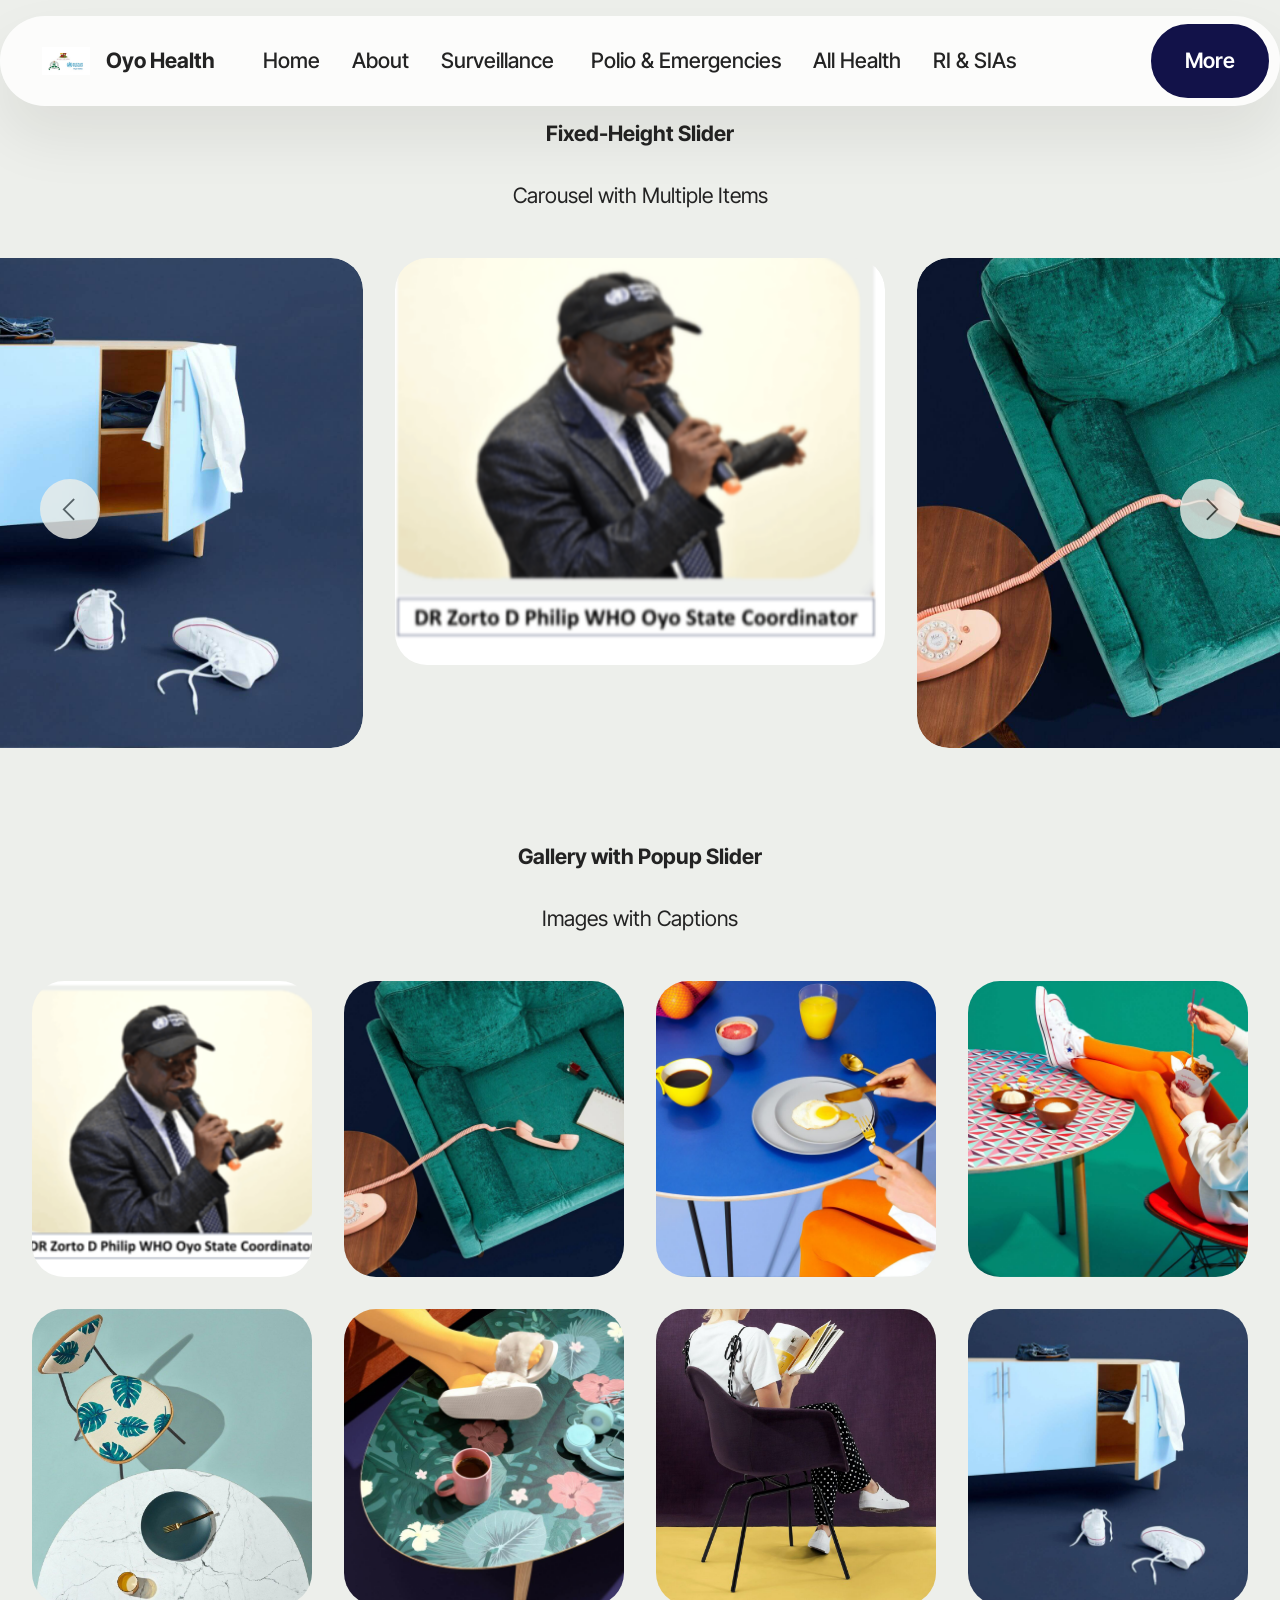
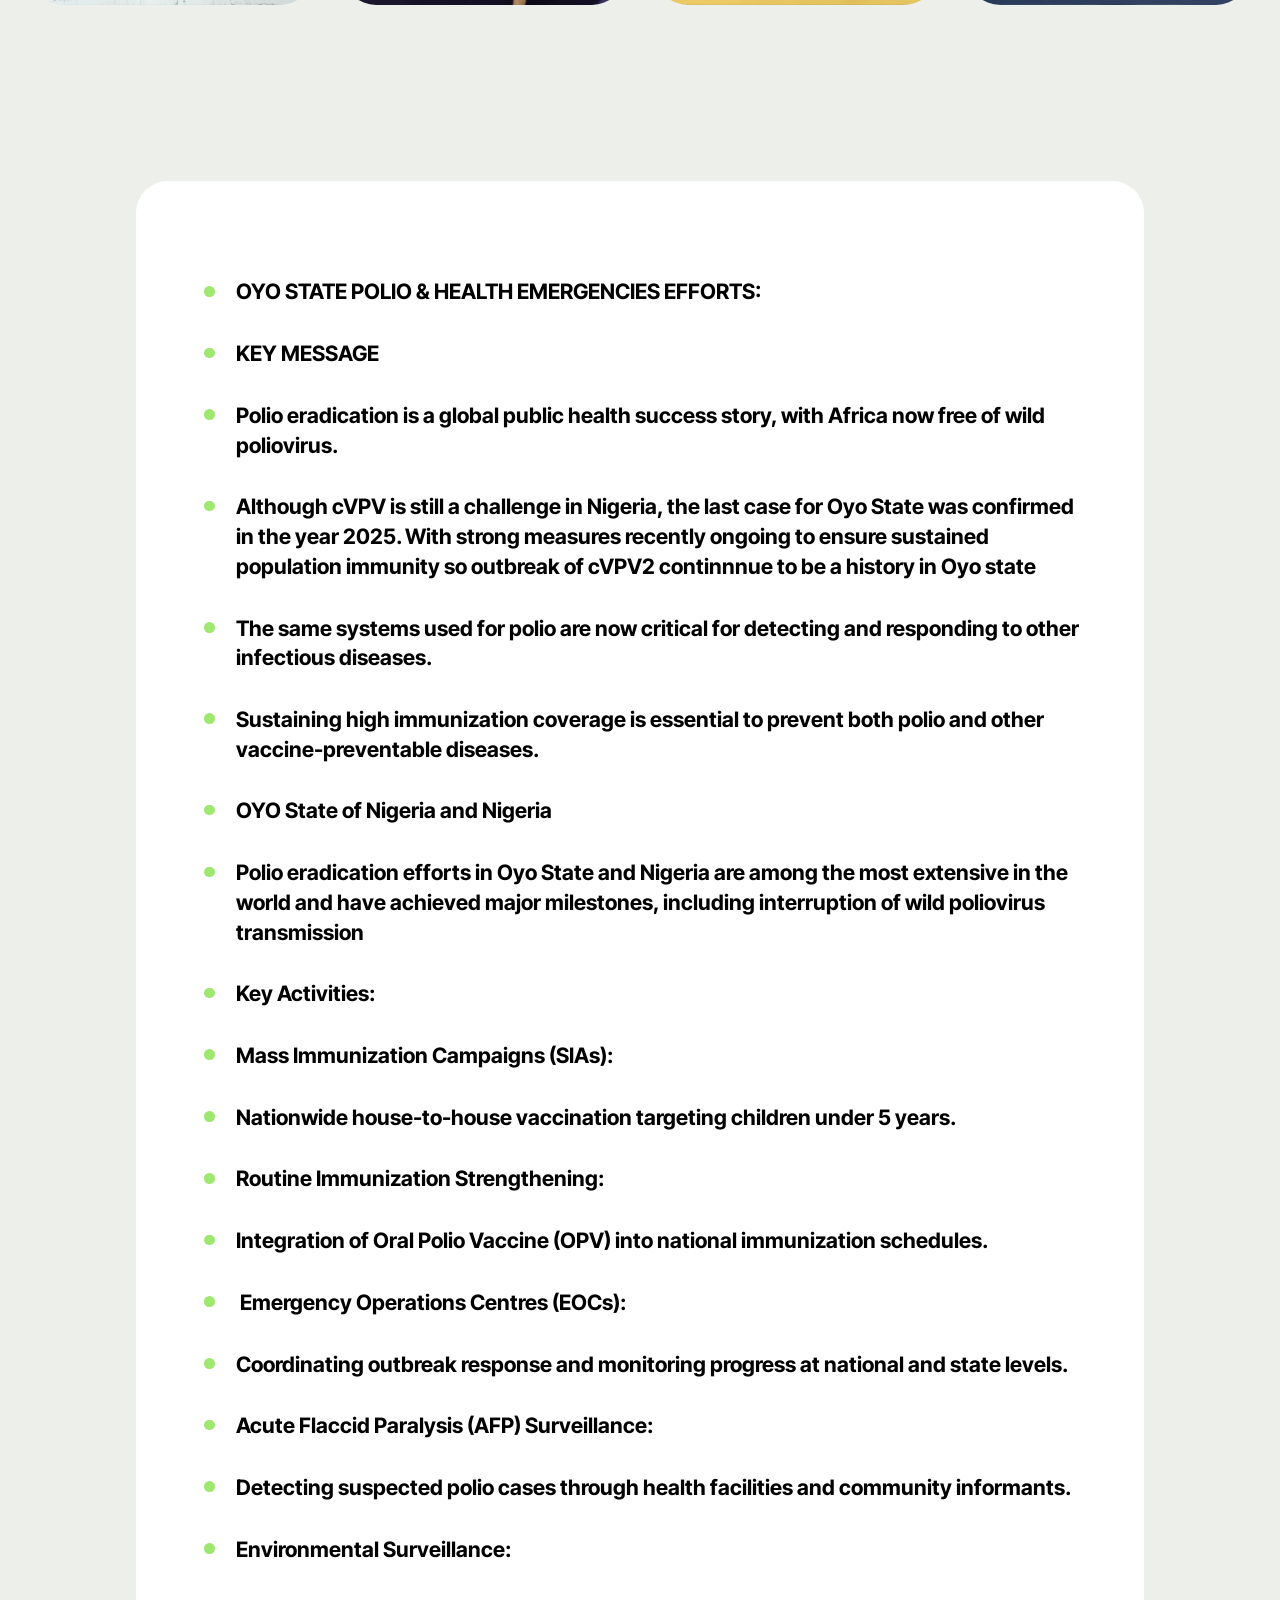
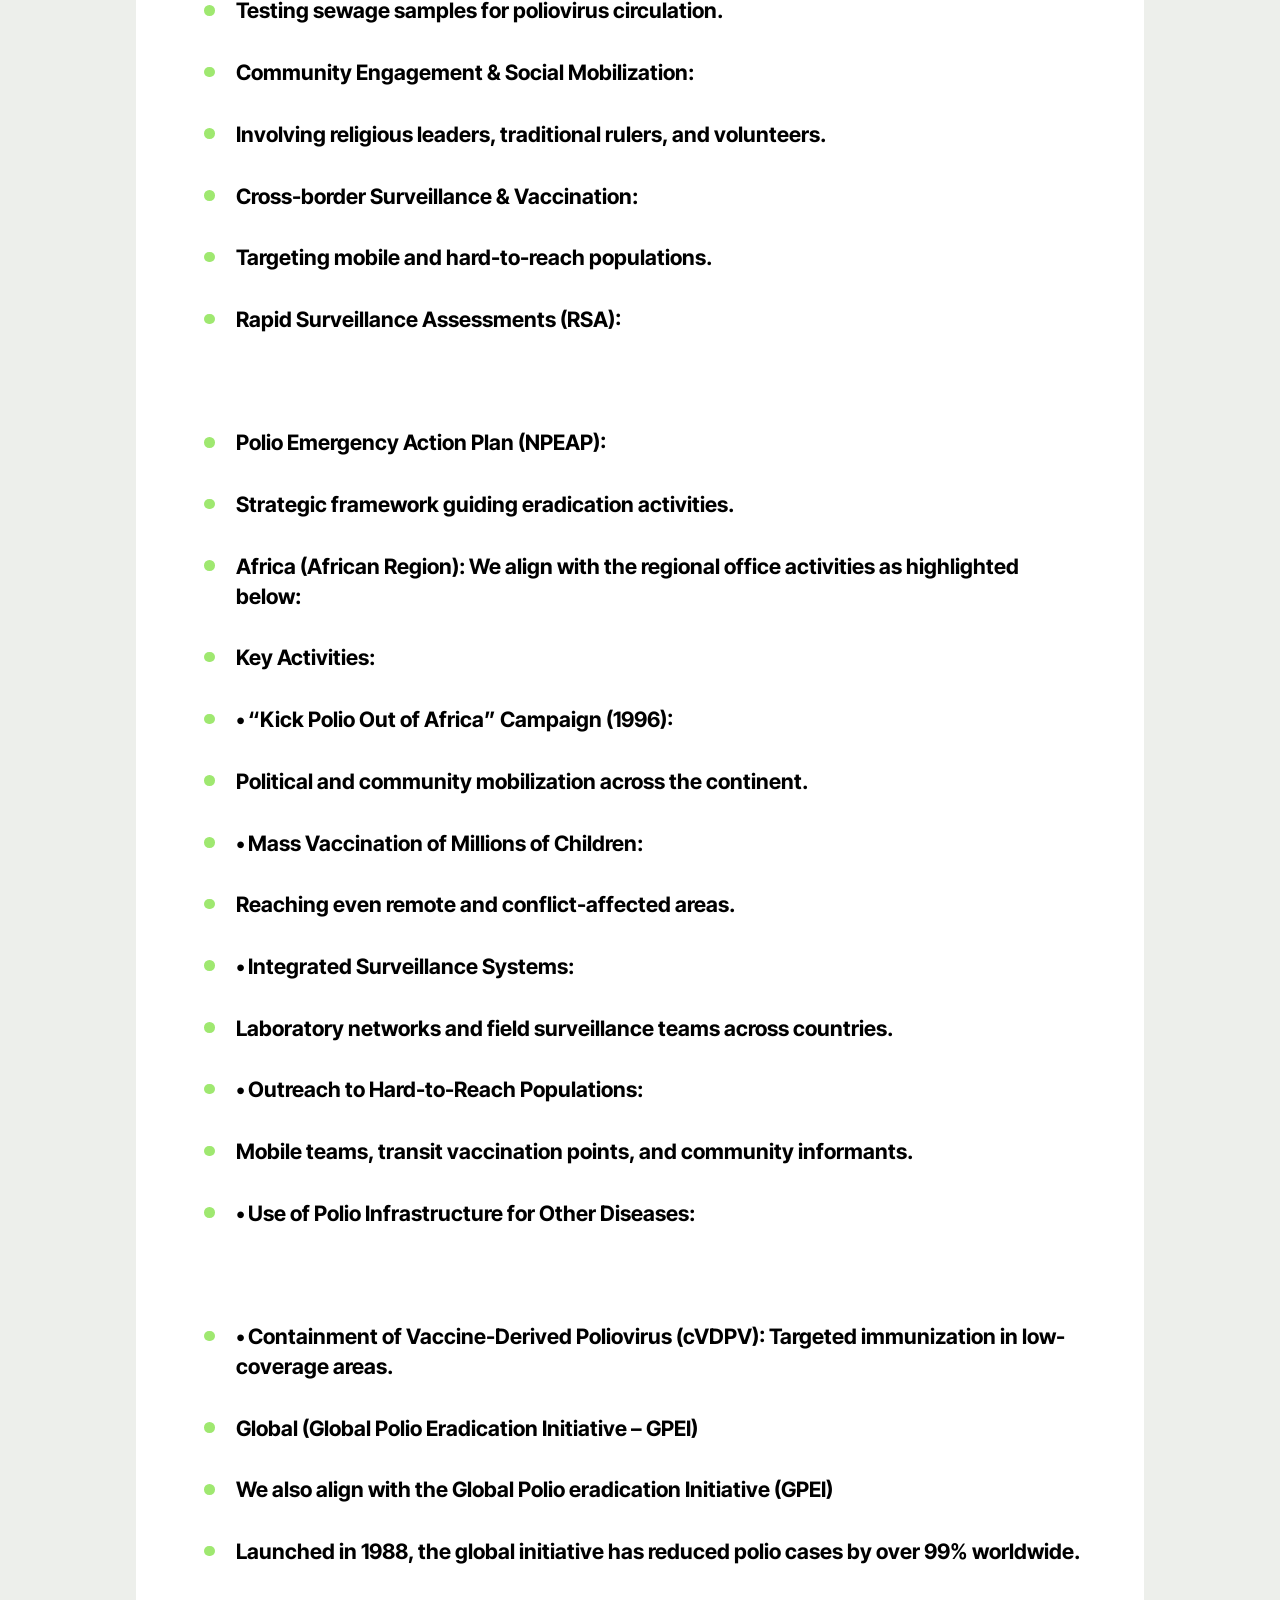
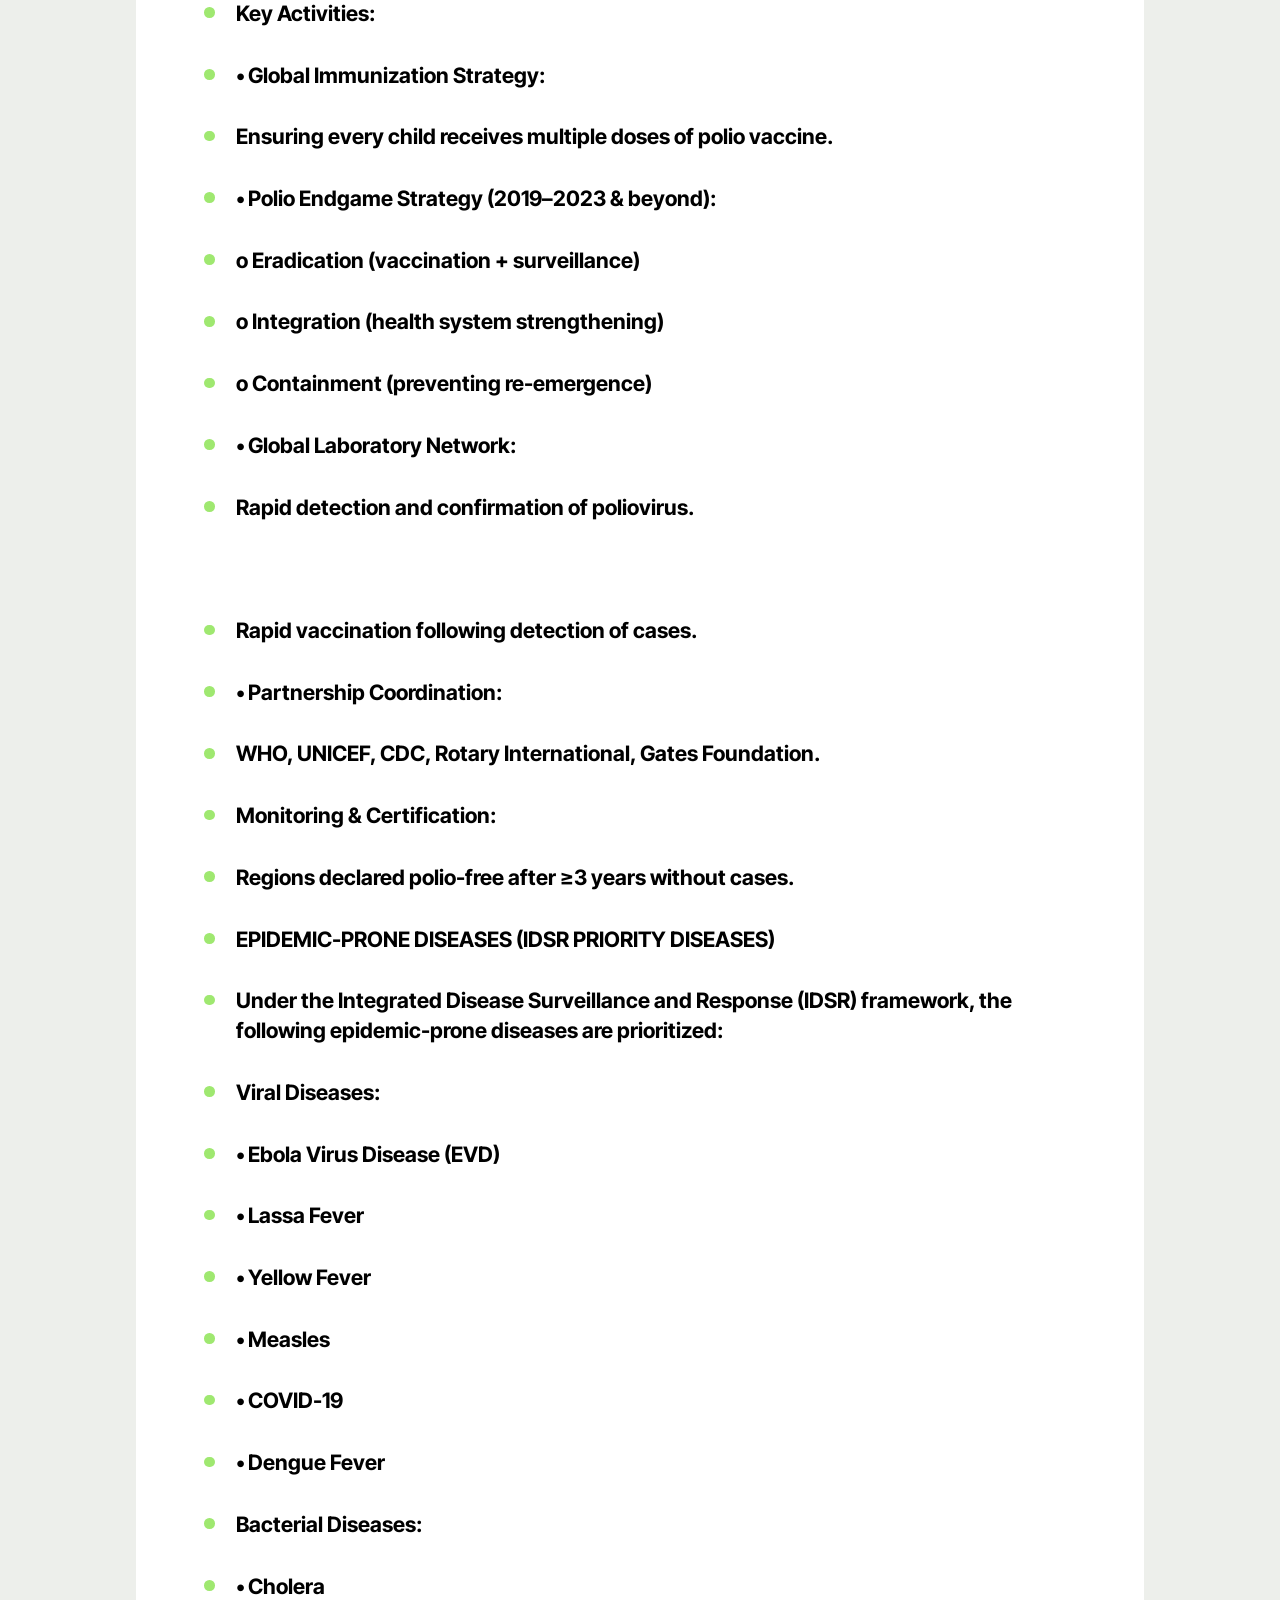
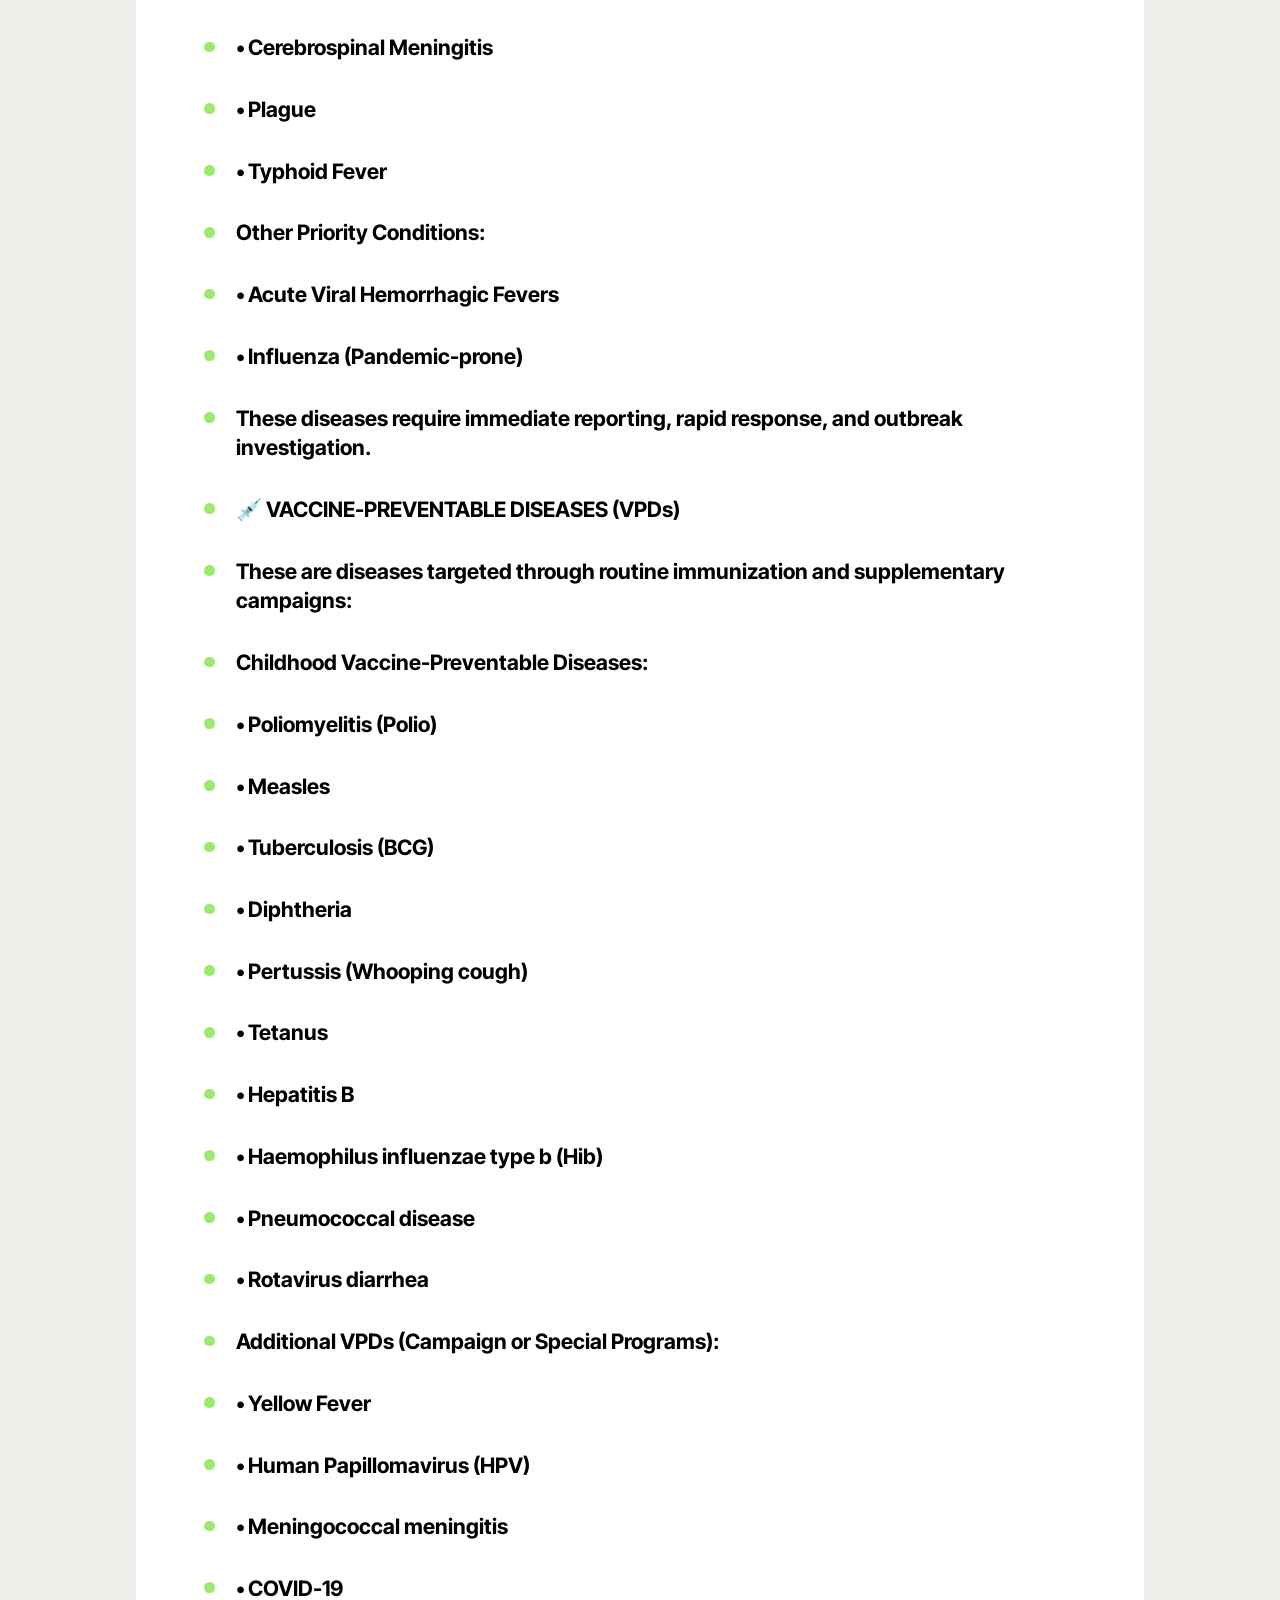
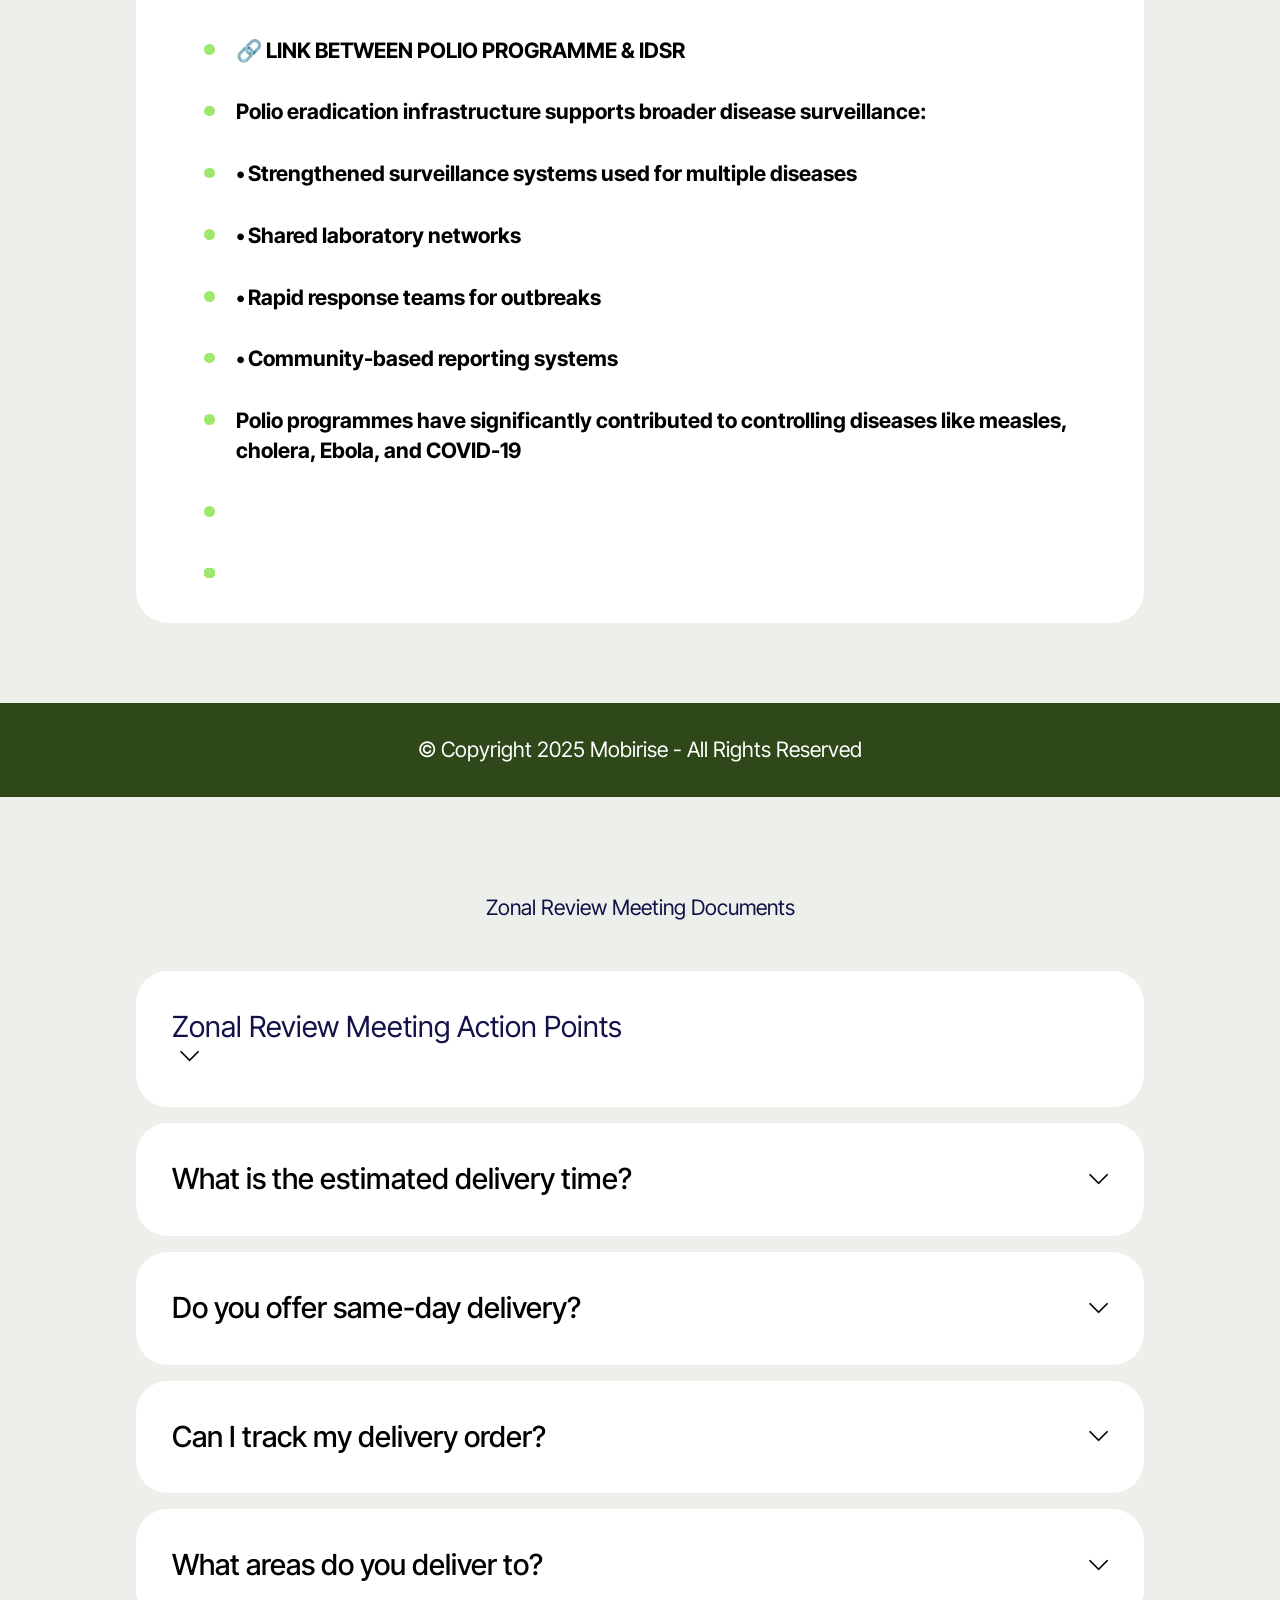
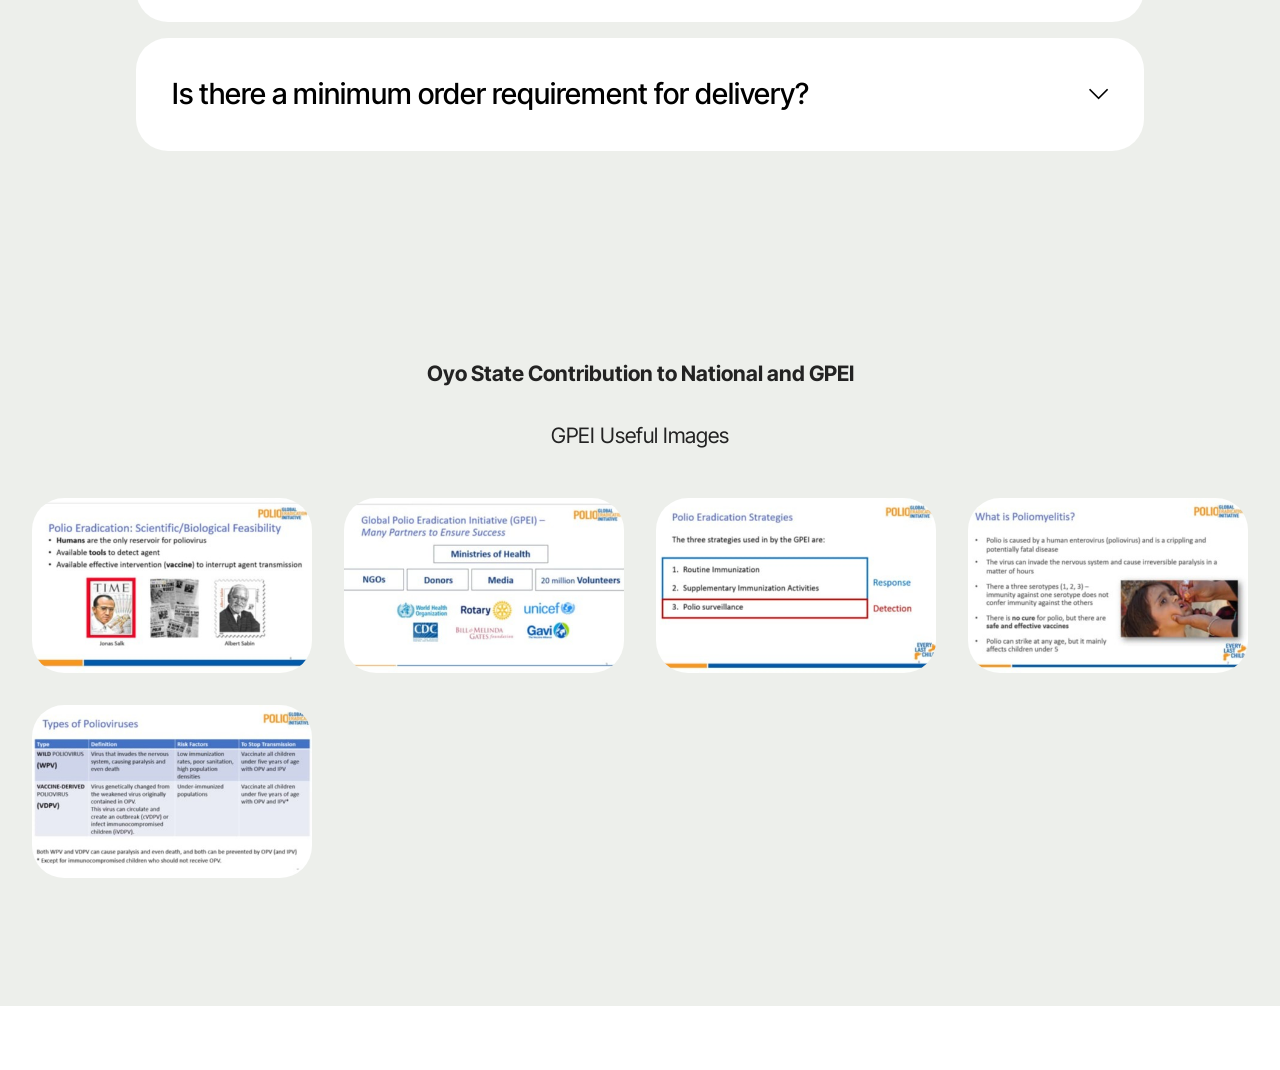
<file: Polio & Emergencies.html>
<!DOCTYPE html>
<html  >
<head>
  <!-- Site made with Mobirise Website Builder v6.1.12, https://mobirise.com -->
  <meta charset="UTF-8">
  <meta http-equiv="X-UA-Compatible" content="IE=edge">
  <meta name="generator" content="Mobirise v6.1.12, mobirise.com">
  <meta name="viewport" content="width=device-width, initial-scale=1, minimum-scale=1">
  <link rel="shortcut icon" href="assets/images/oyo20who-96x54.png" type="image/x-icon">
  <meta name="description" content="">
  
  
  <title>Polio &amp; Emergencies</title>
  <link rel="stylesheet" href="assets/web/assets/mobirise-icons2/mobirise2.css">
  <link rel="stylesheet" href="assets/bootstrap/css/bootstrap.min.css">
  <link rel="stylesheet" href="assets/animatecss/animate.css">
  <link rel="stylesheet" href="assets/dropdown/css/style.css">
  <link rel="stylesheet" href="assets/theme/css/style.css">
  <link rel="preload" href="https://fonts.googleapis.com/css?family=Inter+Tight:100,200,300,400,500,600,700,800,900,100i,200i,300i,400i,500i,600i,700i,800i,900i&display=swap" as="style" onload="this.onload=null;this.rel='stylesheet'">
  <noscript><link rel="stylesheet" href="https://fonts.googleapis.com/css?family=Inter+Tight:100,200,300,400,500,600,700,800,900,100i,200i,300i,400i,500i,600i,700i,800i,900i&display=swap"></noscript>
  <link rel="preload" as="style" href="assets/mobirise/css/mbr-additional.css?v=jPXGwo"><link rel="stylesheet" href="assets/mobirise/css/mbr-additional.css?v=jPXGwo" type="text/css">

  
  
  
</head>
<body>
  
  <section data-bs-version="5.1" class="menu menu1 cid-vhyfSEkG3h" once="menu" id="menu01-0">
	

	<nav class="navbar navbar-dropdown navbar-fixed-top navbar-expand-lg">
		<div class="container">
			<div class="navbar-brand">
				<span class="navbar-logo">
					
						<img src="assets/images/oyo20who-96x54.png" alt="Mobirise Website Builder" style="height: 1.7rem;">
					
				</span>
				<span class="navbar-caption-wrap"><a class="navbar-caption text-black display-4" href="https://mobiri.se">Oyo Health</a></span>
			</div>
			<button class="navbar-toggler" type="button" data-toggle="collapse" data-bs-toggle="collapse" data-target="#navbarSupportedContent" data-bs-target="#navbarSupportedContent" aria-controls="navbarNavAltMarkup" aria-expanded="false" aria-label="Toggle navigation">
				<div class="hamburger">
					<span></span>
					<span></span>
					<span></span>
					<span></span>
				</div>
			</button>
			<div class="collapse navbar-collapse" id="navbarSupportedContent">
				<ul class="navbar-nav nav-dropdown" data-app-modern-menu="true"><li class="nav-item">
						<a class="nav-link link text-black text-primary display-4" href="index.html">Home</a>
					</li>
					<li class="nav-item">
						<a class="nav-link link text-black text-primary display-4" href="About Us.html" aria-expanded="false">About</a>
					</li>
					<li class="nav-item">
						<a class="nav-link link text-black text-primary display-4" href="Surveillance.html">Surveillance&nbsp;</a>
					</li><li class="nav-item"><a class="nav-link link text-black text-primary display-4" href="Polio & Emergencies.html">Polio &amp; Emergencies</a></li><li class="nav-item"><a class="nav-link link text-black text-primary display-4" href="All Health.html">All Health</a></li><li class="nav-item"><a class="nav-link link text-black text-primary display-4" href="RI & SIAs.html">RI &amp; SIAs</a></li></ul>
				
				<div class="navbar-buttons mbr-section-btn"><a class="btn btn-primary display-4" href="index.html">More</a></div>
			</div>
		</div>
	</nav>
</section>

<section data-bs-version="5.1" class="slider4 mbr-embla cid-voTidWMk3E" id="slider04-16">
    
    
    <div class="container-fluid">
        <div class="row mb-5 justify-content-center">
            <div class="col-12 content-head">
                <h4 class="mbr-section-title mbr-fonts-style align-center mb-0 display-7"><strong><br></strong><strong><br></strong><br><strong><br></strong><strong>Fixed-Height Slider</strong>
                </h4>
                <h4 class="mbr-section-subtitle mbr-fonts-style align-center mb-0 mt-4 display-7">
                    Carousel with Multiple Items
                </h4>
            </div>
        </div>
        <div class="row">
            <div class="col-12">
                <div class="embla position-relative" data-skip-snaps="true" data-align="center" data-contain-scroll="trimSnaps" data-loop="true" data-auto-play="true" data-auto-play-interval="4" data-draggable="true">
                    <div class="embla__viewport">
                        <div class="embla__container">
                            <div class="embla__slide slider-image item" style="margin-left: 1rem; margin-right: 1rem;">
                                <div class="slide-content">
                                    <div class="item-img">
                                        <div class="item-wrapper">
                                            <img src="assets/images/dr20zorto20pic-706x397.png" alt="Mobirise Website Builder" title="">
                                        </div>
                                    </div>
                                </div>
                            </div>
                            <div class="embla__slide slider-image item" style="margin-left: 1rem; margin-right: 1rem;">
                                <div class="slide-content">
                                    <div class="item-img">
                                        <div class="item-wrapper">
                                            <img src="assets/images/gallery02.jpg" alt="Mobirise Website Builder" title="">
                                        </div>
                                    </div>
                                </div>
                            </div>
                            <div class="embla__slide slider-image item" style="margin-left: 1rem; margin-right: 1rem;">
                                <div class="slide-content">
                                    <div class="item-img">
                                        <div class="item-wrapper">
                                            <img src="assets/images/gallery03.jpg" alt="Mobirise Website Builder" title="">
                                        </div>
                                    </div>
                                </div>
                            </div>
                            <div class="embla__slide slider-image item" style="margin-left: 1rem; margin-right: 1rem;">
                                <div class="slide-content">
                                    <div class="item-img">
                                        <div class="item-wrapper">
                                            <img src="assets/images/gallery04.jpg" alt="Mobirise Website Builder" title="">
                                        </div>
                                    </div>
                                </div>
                            </div>
                            <div class="embla__slide slider-image item" style="margin-left: 1rem; margin-right: 1rem;">
                                <div class="slide-content">
                                    <div class="item-img">
                                        <div class="item-wrapper">
                                            <img src="assets/images/gallery05.jpg" alt="Mobirise Website Builder" title="">
                                        </div>
                                    </div>
                                </div>
                            </div>
                            <div class="embla__slide slider-image item" style="margin-left: 1rem; margin-right: 1rem;">
                            <div class="slide-content">
                                <div class="item-img">
                                    <div class="item-wrapper">
                                        <img src="assets/images/gallery06.jpg" alt="Mobirise Website Builder" title="">
                                    </div>
                                </div>
                            </div>
                            </div>
                            <div class="embla__slide slider-image item" style="margin-left: 1rem; margin-right: 1rem;">
                            <div class="slide-content">
                                <div class="item-img">
                                    <div class="item-wrapper">
                                        <img src="assets/images/gallery07.jpg" alt="Mobirise Website Builder" title="">
                                    </div>
                                </div>
                            </div>
                            </div>
                        </div>
                    </div>
                    <button class="embla__button embla__button--prev">
                        <span class="mobi-mbri mobi-mbri-arrow-prev" aria-hidden="true"></span>
                        <span class="sr-only visually-hidden visually-hidden">Previous</span>
                    </button>
                    <button class="embla__button embla__button--next">
                        <span class="mobi-mbri mobi-mbri-arrow-next" aria-hidden="true"></span>
                        <span class="sr-only visually-hidden visually-hidden">Next</span>
                    </button>
                </div>
            </div>
        </div>
    </div>
</section>

<section data-bs-version="5.1" class="gallery1 mbr-gallery cid-voTkO8JEOy" id="gallery01-17">
    
    

    <div class="container-fluid">
        <div class="row justify-content-center">
            <div class="col-12 content-head">
                <div class="mb-5">
                    <h4 class="mbr-section-title mbr-fonts-style align-center m-0 display-7"><strong><br></strong><strong>Gallery with Popup Slider</strong></h4>
                    <h4 class="mbr-section-subtitle mbr-fonts-style align-center mb-0 mt-4 display-7">Images with Captions</h4>
                </div>
            </div>
        </div>
        
        <div class="row mbr-gallery">
            <div class="col-12 col-md-6 col-lg-3 item gallery-image">
                <div class="item-wrapper mb-3" data-toggle="modal" data-bs-toggle="modal" data-target="#vvtpJaysx8-modal" data-bs-target="#vvtpJaysx8-modal">
                    <img class="w-100" src="assets/images/dr20zorto20dwamo20philip-511x287.png" alt="Mobirise Website Builder" data-slide-to="0" data-bs-slide-to="0" data-target="#lb-vvtpJaysx8" data-bs-target="#lb-vvtpJaysx8">
                    <div class="icon-wrapper">
                        <span class="mobi-mbri mobi-mbri-search mbr-iconfont mbr-iconfont-btn"></span>
                    </div>
                </div>
                
            </div>
            <div class="col-12 col-md-6 col-lg-3 item gallery-image">
                <div class="item-wrapper mb-3" data-toggle="modal" data-bs-toggle="modal" data-target="#vvtpJaysx8-modal" data-bs-target="#vvtpJaysx8-modal">
                    <img class="w-100" src="assets/images/gallery02.jpg" alt="Mobirise Website Builder" data-slide-to="1" data-bs-slide-to="1" data-target="#lb-vvtpJaysx8" data-bs-target="#lb-vvtpJaysx8">
                    <div class="icon-wrapper">
                        <span class="mobi-mbri mobi-mbri-search mbr-iconfont mbr-iconfont-btn"></span>
                    </div>
                </div>
                
            </div>
            <div class="col-12 col-md-6 col-lg-3 item gallery-image">
                <div class="item-wrapper mb-3" data-toggle="modal" data-bs-toggle="modal" data-target="#vvtpJaysx8-modal" data-bs-target="#vvtpJaysx8-modal">
                    <img class="w-100" src="assets/images/gallery03.jpg" alt="Mobirise Website Builder" data-slide-to="2" data-bs-slide-to="2" data-target="#lb-vvtpJaysx8" data-bs-target="#lb-vvtpJaysx8">
                    <div class="icon-wrapper">
                        <span class="mobi-mbri mobi-mbri-search mbr-iconfont mbr-iconfont-btn"></span>
                    </div>
                </div>
                
            </div>
            <div class="col-12 col-md-6 col-lg-3 item gallery-image">
                <div class="item-wrapper mb-3" data-toggle="modal" data-bs-toggle="modal" data-target="#vvtpJaysx8-modal" data-bs-target="#vvtpJaysx8-modal">
                    <img class="w-100" src="assets/images/gallery04.jpg" alt="Mobirise Website Builder" data-slide-to="3" data-bs-slide-to="3" data-target="#lb-vvtpJaysx8" data-bs-target="#lb-vvtpJaysx8">
                    <div class="icon-wrapper">
                        <span class="mobi-mbri mobi-mbri-search mbr-iconfont mbr-iconfont-btn"></span>
                    </div>
                </div>
                
            </div>
            <div class="col-12 col-md-6 col-lg-3 item gallery-image">
                <div class="item-wrapper mb-3" data-toggle="modal" data-bs-toggle="modal" data-target="#vvtpJaysx8-modal" data-bs-target="#vvtpJaysx8-modal">
                    <img class="w-100" src="assets/images/gallery10.jpg" alt="Mobirise Website Builder" data-slide-to="4" data-bs-slide-to="4" data-target="#lb-vvtpJaysx8" data-bs-target="#lb-vvtpJaysx8">
                    <div class="icon-wrapper">
                        <span class="mobi-mbri mobi-mbri-search mbr-iconfont mbr-iconfont-btn"></span>
                    </div>
                </div>
                
            </div>
            <div class="col-12 col-md-6 col-lg-3 item gallery-image">
                <div class="item-wrapper mb-3" data-toggle="modal" data-bs-toggle="modal" data-target="#vvtpJaysx8-modal" data-bs-target="#vvtpJaysx8-modal">
                    <img class="w-100" src="assets/images/gallery05.jpg" alt="Mobirise Website Builder" data-slide-to="5" data-bs-slide-to="5" data-target="#lb-vvtpJaysx8" data-bs-target="#lb-vvtpJaysx8">
                    <div class="icon-wrapper">
                        <span class="mobi-mbri mobi-mbri-search mbr-iconfont mbr-iconfont-btn"></span>
                    </div>
                </div>
                
            </div>
            <div class="col-12 col-md-6 col-lg-3 item gallery-image">
                <div class="item-wrapper mb-3" data-toggle="modal" data-bs-toggle="modal" data-target="#vvtpJaysx8-modal" data-bs-target="#vvtpJaysx8-modal">
                    <img class="w-100" src="assets/images/gallery06.jpg" alt="Mobirise Website Builder" data-slide-to="6" data-bs-slide-to="6" data-target="#lb-vvtpJaysx8" data-bs-target="#lb-vvtpJaysx8">
                    <div class="icon-wrapper">
                        <span class="mobi-mbri mobi-mbri-search mbr-iconfont mbr-iconfont-btn"></span>
                    </div>
                </div>
                
            </div>
            <div class="col-12 col-md-6 col-lg-3 item gallery-image">
                <div class="item-wrapper mb-3" data-toggle="modal" data-bs-toggle="modal" data-target="#vvtpJaysx8-modal" data-bs-target="#vvtpJaysx8-modal">
                    <img class="w-100" src="assets/images/gallery07.jpg" alt="Mobirise Website Builder" data-slide-to="7" data-bs-slide-to="7" data-target="#lb-vvtpJaysx8" data-bs-target="#lb-vvtpJaysx8">
                    <div class="icon-wrapper">
                        <span class="mobi-mbri mobi-mbri-search mbr-iconfont mbr-iconfont-btn"></span>
                    </div>
                </div>
                
            </div>
        </div>

        <div class="modal mbr-slider" tabindex="-1" role="dialog" aria-hidden="true" id="vvtpJaysx8-modal">
            <div class="modal-dialog" role="document">
                <div class="modal-content">
                    <div class="modal-body">
                        <div class="carousel slide" data-pause="false" data-bs-pause="false" id="lb-vvtpJaysx8" data-ride="carousel" data-bs-ride="carousel" data-interval="5000" data-bs-interval="5000">
                            <div class="carousel-inner">
                                <div class="carousel-item active">
                                    <img class="d-block w-100" src="assets/images/dr20zorto20dwamo20philip-511x287.png" alt="Mobirise Website Builder">
                                </div>
                                <div class="carousel-item">
                                    <img class="d-block w-100" src="assets/images/gallery02.jpg" alt="Mobirise Website Builder">
                                </div>
                                <div class="carousel-item">
                                    <img class="d-block w-100" src="assets/images/gallery03.jpg" alt="Mobirise Website Builder">
                                </div>
                                <div class="carousel-item">
                                    <img class="d-block w-100" src="assets/images/gallery04.jpg" alt="Mobirise Website Builder">
                                </div>
                                <div class="carousel-item">
                                    <img class="d-block w-100" src="assets/images/gallery10.jpg" alt="Mobirise Website Builder">
                                </div>
                                <div class="carousel-item">
                                    <img class="d-block w-100" src="assets/images/gallery05.jpg" alt="Mobirise Website Builder">
                                </div>
                                <div class="carousel-item">
                                    <img class="d-block w-100" src="assets/images/gallery06.jpg" alt="Mobirise Website Builder">
                                </div>
                                <div class="carousel-item">
                                    <img class="d-block w-100" src="assets/images/gallery07.jpg" alt="Mobirise Website Builder">
                                </div>
                            </div>
                            <ol class="carousel-indicators">
                                <li data-slide-to="0" data-bs-slide-to="0" class="active" data-target="#lb-vvtpJaysx8" data-bs-target="#lb-vvtpJaysx8"></li>
                                <li data-slide-to="1" data-bs-slide-to="1" data-target="#lb-vvtpJaysx8" data-bs-target="#lb-vvtpJaysx8"></li>
                                <li data-slide-to="2" data-bs-slide-to="2" data-target="#lb-vvtpJaysx8" data-bs-target="#lb-vvtpJaysx8"></li>
                                <li data-slide-to="3" data-bs-slide-to="3" data-target="#lb-vvtpJaysx8" data-bs-target="#lb-vvtpJaysx8"></li>
                                <li data-slide-to="4" data-bs-slide-to="4" data-target="#lb-vvtpJaysx8" data-bs-target="#lb-vvtpJaysx8"></li>
                                <li data-slide-to="5" data-bs-slide-to="5" data-target="#lb-vvtpJaysx8" data-bs-target="#lb-vvtpJaysx8"></li>
                                <li data-slide-to="6" data-bs-slide-to="6" data-target="#lb-vvtpJaysx8" data-bs-target="#lb-vvtpJaysx8"></li>
                                <li data-slide-to="7" data-bs-slide-to="7" data-target="#lb-vvtpJaysx8" data-bs-target="#lb-vvtpJaysx8"></li>
                            </ol>
                            <a role="button" href="" class="close" data-dismiss="modal" data-bs-dismiss="modal" aria-label="Close">
                            </a>
                            <a class="carousel-control-prev carousel-control" role="button" data-slide="prev" data-bs-slide="prev" href="#lb-vvtpJaysx8">
                                <span class="mobi-mbri mobi-mbri-arrow-prev" aria-hidden="true"></span>
                                <span class="sr-only visually-hidden">Previous</span>
                            </a>
                            <a class="carousel-control-next carousel-control" role="button" data-slide="next" data-bs-slide="next" href="#lb-vvtpJaysx8">
                                <span class="mobi-mbri mobi-mbri-arrow-next" aria-hidden="true"></span>
                                <span class="sr-only visually-hidden">Next</span>
                            </a>
                        </div>
                    </div>
                </div>
            </div>
        </div>
    </div>
</section>

<section data-bs-version="5.1" class="article07 cid-vhBFMniRLI" id="article20-a">
  

  
  
  <div class="container">
    <div class="row justify-content-center">
      <div class="card col-md-12 col-lg-10">
        <div class="card-wrapper">
          
          <div class="card-box align-left mt-4">
            <div class="counter-container mbr-text mbr-fonts-style display-7">
              <ul>
                <li><strong>OYO STATE POLIO &amp; HEALTH EMERGENCIES EFFORTS:
</strong></li><li><strong>KEY MESSAGE
</strong></li><li><strong>Polio eradication is a global public health success story, with Africa now free of wild poliovirus.
</strong></li><li><strong>Although cVPV is still a challenge in Nigeria, the last case for Oyo State was confirmed in the year 2025. With strong measures recently ongoing to ensure sustained population immunity so outbreak of cVPV2 continnnue to be a history in Oyo state
</strong></li><li><strong>The same systems used for polio are now critical for detecting and responding to other infectious diseases.
</strong></li><li><strong>Sustaining high immunization coverage is essential to prevent both polio and other vaccine-preventable diseases.
</strong></li><li><strong>OYO State of Nigeria and Nigeria
</strong></li><li><strong>Polio eradication efforts in Oyo State and Nigeria are among the most extensive in the world and have achieved major milestones, including interruption of wild poliovirus transmission
</strong></li><li><strong>Key Activities:
</strong></li><li><strong>Mass Immunization Campaigns (SIAs):
</strong></li><li><strong>Nationwide house-to-house vaccination targeting children under 5 years. 
</strong></li><li><strong>Routine Immunization Strengthening:
</strong></li><li><strong>Integration of Oral Polio Vaccine (OPV) into national immunization schedules. 
</strong></li><li><strong>&nbsp;Emergency Operations Centres (EOCs):
</strong></li><li><strong>Coordinating outbreak response and monitoring progress at national and state levels. 
</strong></li><li><strong>Acute Flaccid Paralysis (AFP) Surveillance:
</strong></li><li><strong>Detecting suspected polio cases through health facilities and community informants. 
</strong></li><li><strong>Environmental Surveillance:
</strong></li><li><strong>Testing sewage samples for poliovirus circulation. 
</strong></li><li><strong>Community Engagement &amp; Social Mobilization:
</strong></li><li><strong>Involving religious leaders, traditional rulers, and volunteers. 
</strong></li><li><strong>Cross-border Surveillance &amp; Vaccination:
</strong></li><li><strong>Targeting mobile and hard-to-reach populations. 
</strong></li><li><strong>Rapid Surveillance Assessments (RSA):
</strong></li><li><strong>Strengthening detection systems and closing surveillance gaps. 
</strong></li><li><strong>Polio Emergency Action Plan (NPEAP):
</strong></li><li><strong>Strategic framework guiding eradication activities. 
</strong></li><li><strong>Africa (African Region): We align with the regional office activities as highlighted below:
</strong></li><li><strong>Key Activities:
</strong></li><li><strong>•	“Kick Polio Out of Africa” Campaign (1996):
</strong></li><li><strong>Political and community mobilization across the continent. 
</strong></li><li><strong>•	Mass Vaccination of Millions of Children:
</strong></li><li><strong>Reaching even remote and conflict-affected areas. 
</strong></li><li><strong>•	Integrated Surveillance Systems:
</strong></li><li><strong>Laboratory networks and field surveillance teams across countries. 
</strong></li><li><strong>•	Outreach to Hard-to-Reach Populations:
</strong></li><li><strong>Mobile teams, transit vaccination points, and community informants. 
</strong></li><li><strong>•	Use of Polio Infrastructure for Other Diseases:
</strong></li><li><strong>Supporting responses to Ebola, COVID-19, measles, cholera, etc. 
</strong></li><li><strong>•	Containment of Vaccine-Derived Poliovirus (cVDPV): Targeted immunization in low-coverage areas.
</strong></li><li><strong>Global (Global Polio Eradication Initiative – GPEI)
</strong></li><li><strong>We also align with the Global Polio eradication Initiative (GPEI)
</strong></li><li><strong>Launched in 1988, the global initiative has reduced polio cases by over 99% worldwide.
</strong></li><li><strong>Key Activities:
</strong></li><li><strong>•	Global Immunization Strategy:
</strong></li><li><strong>Ensuring every child receives multiple doses of polio vaccine. 
</strong></li><li><strong>•	Polio Endgame Strategy (2019–2023 &amp; beyond): 
</strong></li><li><strong>o	Eradication (vaccination + surveillance) 
</strong></li><li><strong>o	Integration (health system strengthening) 
</strong></li><li><strong>o	Containment (preventing re-emergence) 
</strong></li><li><strong>•	Global Laboratory Network:
</strong></li><li><strong>Rapid detection and confirmation of poliovirus. 
</strong></li><li><strong>•	Outbreak Response Campaigns:
</strong></li><li><strong>Rapid vaccination following detection of cases. 
</strong></li><li><strong>•	Partnership Coordination:
</strong></li><li><strong>WHO, UNICEF, CDC, Rotary International, Gates Foundation. 
</strong></li><li><strong>Monitoring &amp; Certification:
</strong></li><li><strong>Regions declared polio-free after ≥3 years without cases.
</strong></li><li><strong>EPIDEMIC-PRONE DISEASES (IDSR PRIORITY DISEASES)
</strong></li><li><strong>Under the Integrated Disease Surveillance and Response (IDSR) framework, the following epidemic-prone diseases are prioritized:
</strong></li><li><strong>Viral Diseases:
</strong></li><li><strong>•	Ebola Virus Disease (EVD) 
</strong></li><li><strong>•	Lassa Fever 
</strong></li><li><strong>•	Yellow Fever 
</strong></li><li><strong>•	Measles 
</strong></li><li><strong>•	COVID-19 
</strong></li><li><strong>•	Dengue Fever 
</strong></li><li><strong>Bacterial Diseases:
</strong></li><li><strong>•	Cholera 
</strong></li><li><strong>•	Cerebrospinal Meningitis 
</strong></li><li><strong>•	Plague 
</strong></li><li><strong>•	Typhoid Fever 
</strong></li><li><strong>Other Priority Conditions:
</strong></li><li><strong>•	Acute Viral Hemorrhagic Fevers 
</strong></li><li><strong>•	Influenza (Pandemic-prone) 
</strong></li><li><strong>These diseases require immediate reporting, rapid response, and outbreak investigation.
</strong></li><li><strong>💉 VACCINE-PREVENTABLE DISEASES (VPDs)
</strong></li><li><strong>These are diseases targeted through routine immunization and supplementary campaigns:
</strong></li><li><strong>Childhood Vaccine-Preventable Diseases:
</strong></li><li><strong>•	Poliomyelitis (Polio) 
</strong></li><li><strong>•	Measles 
</strong></li><li><strong>•	Tuberculosis (BCG) 
</strong></li><li><strong>•	Diphtheria 
</strong></li><li><strong>•	Pertussis (Whooping cough) 
</strong></li><li><strong>•	Tetanus 
</strong></li><li><strong>•	Hepatitis B 
</strong></li><li><strong>•	Haemophilus influenzae type b (Hib) 
</strong></li><li><strong>•	Pneumococcal disease 
</strong></li><li><strong>•	Rotavirus diarrhea 
</strong></li><li><strong>Additional VPDs (Campaign or Special Programs):
</strong></li><li><strong>•	Yellow Fever 
</strong></li><li><strong>•	Human Papillomavirus (HPV) 
</strong></li><li><strong>•	Meningococcal meningitis 
</strong></li><li><strong>•	COVID-19
</strong></li><li><strong>🔗 LINK BETWEEN POLIO PROGRAMME &amp; IDSR
</strong></li><li><strong>Polio eradication infrastructure supports broader disease surveillance:
</strong></li><li><strong>•	Strengthened surveillance systems used for multiple diseases 
</strong></li><li><strong>•	Shared laboratory networks 
</strong></li><li><strong>•	Rapid response teams for outbreaks 
</strong></li><li><strong>•	Community-based reporting systems
</strong></li><li><strong>Polio programmes have significantly contributed to controlling diseases like measles, cholera, Ebola, and COVID-19
</strong></li><li><strong><br></strong></li><li><strong>
</strong></li><li><strong>
</strong></li><li><strong>
</strong></li><li><strong>
</strong></li><li><strong>
</strong></li><li><strong>
</strong></li><li><strong>
</strong></li><li><strong>
</strong></li><li><strong>
</strong></li><li><strong>
</strong></li><li><strong>
</strong></li><li><strong>
</strong></li><li><strong>
</strong></li><li><strong>
</strong></li><li><strong>
</strong></li><li><strong>
</strong></li><li><strong>
</strong></li><li><strong>
</strong></li>
              </ul>
            </div>
          </div>
        </div>
      </div>
    </div>
  </div>
</section>

<section data-bs-version="5.1" class="footer4 cid-vhBFoiiETh" once="footers" id="footer04-9">

    

    

    <div class="container">
        <div class="media-container-row align-center mbr-white">
            <div class="col-12">
                <p class="mbr-text mb-0 mbr-fonts-style display-7">
                    © Copyright 2025 Mobirise - All Rights Reserved
                </p>
            </div>
        </div>
    </div>
</section>

<section data-bs-version="5.1" class="list1 cid-vojy2zWw6W" id="list01-10">	
    
	
	<div class="container">
		<div class="row justify-content-center">
			<div class="col-12 col-md-12 col-lg-10 m-auto">
				<div class="content">
					<div class="row justify-content-center mb-5">
						<div class="col-12 content-head">
							<div class="mbr-section-head">
								<h3 class="mbr-section-title mbr-fonts-style align-center mb-0 display-7"><strong><a href="https://worldhealthorg-my.sharepoint.com/:f:/g/personal/greens_who_int/IgBD6n4G0ATVRJkWQiTsCzZMAVjMhkxqpPxDcLbaqMauEvQ?e=QS3LNB" class="text-primary">Zonal Review Meeting Documents</a></strong></h3>
								
							</div>
						</div>
					</div>
					<div id="bootstrap-accordion_17" class="panel-group accordionStyles accordion" role="tablist" aria-multiselectable="true">
						<div class="card">
							<div class="card-header" role="tab" id="headingOne">
								<a role="button" class="panel-title collapsed" data-toggle="collapse" data-bs-toggle="collapse" data-core="" href="#collapse1_17" aria-expanded="false" aria-controls="collapse1">
									</a><h6 class="panel-title-edit mbr-semibold mbr-fonts-style mb-0 display-5"><a role="button" class="panel-title collapsed" data-toggle="collapse" data-bs-toggle="collapse" data-core="" href="#collapse1_17" aria-expanded="false" aria-controls="collapse1"></a><a href="https://worldhealthorg-my.sharepoint.com/:f:/g/personal/zortop_who_int/IgAGoEf3apyLS5dufFqfo9KuAbNm-wVr44l3L5oHyyTbSEM?e=g8tZGG" class="text-primary">Zonal Review Meeting Action Points</a></h6>
									<span class="sign mbr-iconfont mobi-mbri-arrow-down"></span>
								
							</div>
							<div id="collapse1_17" class="panel-collapse noScroll collapse" role="tabpanel" aria-labelledby="headingOne" data-parent="#accordion" data-bs-parent="#bootstrap-accordion_17">
								<div class="panel-body">
									<p class="mbr-fonts-style panel-text display-7"></p>
								</div>
							</div>
						</div>
						<div class="card">
							<div class="card-header" role="tab" id="headingOne">
								<a role="button" class="panel-title collapsed" data-toggle="collapse" data-bs-toggle="collapse" data-core="" href="#collapse2_17" aria-expanded="false" aria-controls="collapse2">
									<h6 class="panel-title-edit mbr-semibold mbr-fonts-style mb-0 display-5">
										What is the estimated delivery time?
									</h6>
									<span class="sign mbr-iconfont mobi-mbri-arrow-down"></span>
								</a>
							</div>
							<div id="collapse2_17" class="panel-collapse noScroll collapse" role="tabpanel" aria-labelledby="headingOne" data-parent="#accordion" data-bs-parent="#bootstrap-accordion_17">
								<div class="panel-body">
									<p class="mbr-fonts-style panel-text display-7">
										Lorem ipsum dolor sit amet, consectetur adipiscing elit. Fusce vestibulum
										laoreet tincidunt. Proin et sapien scelerisque, ornare lectus eget, iaculis
										lectus. Pellentesque viverra molestie tortor. Nunc sed interdum est, in maximus
										diam. Donec eu tellus dictum, gravida velit et, sagittis arcu. Proin et lectus
										dapibus. Cras fringilla elit velit placerat tortor mollis cursus.
									</p>
								</div>
							</div>
						</div>
						<div class="card">
							<div class="card-header" role="tab" id="headingOne">
								<a role="button" class="panel-title collapsed" data-toggle="collapse" data-bs-toggle="collapse" data-core="" href="#collapse3_17" aria-expanded="false" aria-controls="collapse3">
									<h6 class="panel-title-edit mbr-semibold mbr-fonts-style mb-0 display-5">
										Do you offer same-day delivery?
									</h6>
									<span class="sign mbr-iconfont mobi-mbri-arrow-down"></span>
								</a>
							</div>
							<div id="collapse3_17" class="panel-collapse noScroll collapse" role="tabpanel" aria-labelledby="headingOne" data-parent="#accordion" data-bs-parent="#bootstrap-accordion_17">
								<div class="panel-body">
									<p class="mbr-fonts-style panel-text display-7">
										Lorem ipsum dolor sit amet, consectetur adipiscing elit. Fusce vestibulum
										laoreet tincidunt. Proin et sapien scelerisque, ornare lectus eget, iaculis
										lectus. Pellentesque viverra molestie tortor. Nunc sed interdum est, in maximus
										diam. Donec eu tellus dictum, gravida velit et, sagittis arcu. Proin et lectus
										dapibus. Cras fringilla elit velit placerat tortor mollis cursus.
									</p>
								</div>
							</div>
						</div>
						<div class="card">
							<div class="card-header" role="tab" id="headingOne">
								<a role="button" class="panel-title collapsed" data-toggle="collapse" data-bs-toggle="collapse" data-core="" href="#collapse4_17" aria-expanded="false" aria-controls="collapse4">
									<h6 class="panel-title-edit mbr-semibold mbr-fonts-style mb-0 display-5">
										Can I track my delivery order?
									</h6>
									<span class="sign mbr-iconfont mobi-mbri-arrow-down"></span>
								</a>
							</div>
							<div id="collapse4_17" class="panel-collapse noScroll collapse" role="tabpanel" aria-labelledby="headingOne" data-parent="#accordion" data-bs-parent="#bootstrap-accordion_17">
								<div class="panel-body">
									<p class="mbr-fonts-style panel-text display-7">
										Lorem ipsum dolor sit amet, consectetur adipiscing elit. Fusce vestibulum
										laoreet tincidunt. Proin et sapien scelerisque, ornare lectus eget, iaculis
										lectus. Pellentesque viverra molestie tortor. Nunc sed interdum est, in maximus
										diam. Donec eu tellus dictum, gravida velit et, sagittis arcu. Proin et lectus
										dapibus. Cras fringilla elit velit placerat tortor mollis cursus.
									</p>
								</div>
							</div>
						</div>
						<div class="card">
							<div class="card-header" role="tab" id="headingOne">
								<a role="button" class="panel-title collapsed" data-toggle="collapse" data-bs-toggle="collapse" data-core="" href="#collapse5_17" aria-expanded="false" aria-controls="collapse5">
									<h6 class="panel-title-edit mbr-semibold mbr-fonts-style mb-0 display-5">
										What areas do you deliver to?
									</h6>
									<span class="sign mbr-iconfont mobi-mbri-arrow-down"></span>
								</a>
							</div>
							<div id="collapse5_17" class="panel-collapse noScroll collapse" role="tabpanel" aria-labelledby="headingOne" data-parent="#accordion" data-bs-parent="#bootstrap-accordion_17">
								<div class="panel-body">
									<p class="mbr-fonts-style panel-text display-7">
										Lorem ipsum dolor sit amet, consectetur adipiscing elit. Fusce vestibulum
										laoreet tincidunt. Proin et sapien scelerisque, ornare lectus eget, iaculis
										lectus. Pellentesque viverra molestie tortor. Nunc sed interdum est, in maximus
										diam. Donec eu tellus dictum, gravida velit et, sagittis arcu. Proin et lectus
										dapibus. Cras fringilla elit velit placerat tortor mollis cursus.
									</p>
								</div>
							</div>
						</div>
						<div class="card">
							<div class="card-header" role="tab" id="headingOne">
								<a role="button" class="panel-title collapsed" data-toggle="collapse" data-bs-toggle="collapse" data-core="" href="#collapse6_17" aria-expanded="false" aria-controls="collapse6">
									<h6 class="panel-title-edit mbr-semibold mbr-fonts-style mb-0 display-5">
										Is there a minimum order requirement for delivery?
									</h6>
									<span class="sign mbr-iconfont mobi-mbri-arrow-down"></span>
								</a>
							</div>
							<div id="collapse6_17" class="panel-collapse noScroll collapse" role="tabpanel" aria-labelledby="headingOne" data-parent="#accordion" data-bs-parent="#bootstrap-accordion_17">
								<div class="panel-body">
									<p class="mbr-fonts-style panel-text display-7">
										Lorem ipsum dolor sit amet, consectetur adipiscing elit. Fusce vestibulum
										laoreet tincidunt. Proin et sapien scelerisque, ornare lectus eget, iaculis
										lectus. Pellentesque viverra molestie tortor. Nunc sed interdum est, in maximus
										diam. Donec eu tellus dictum, gravida velit et, sagittis arcu. Proin et lectus
										dapibus. Cras fringilla elit velit placerat tortor mollis cursus.
									</p>
								</div>
							</div>
						</div>
					</div>
				</div>
			</div>
		</div>
	</div>
</section>

<section data-bs-version="5.1" class="gallery1 mbr-gallery cid-vnrFHlZIdG" id="gallery01-m">
    
    

    <div class="container-fluid">
        <div class="row justify-content-center">
            <div class="col-12 content-head">
                <div class="mb-5">
                    <h3 class="mbr-section-title mbr-fonts-style align-center m-0 display-7"><strong>Oyo State Contribution to National and GPEI</strong></h3>
                    <h4 class="mbr-section-subtitle mbr-fonts-style align-center mb-0 mt-4 display-7">GPEI Useful Images</h4>
                </div>
            </div>
        </div>
        
        <div class="row mbr-gallery">
            <div class="col-12 col-md-6 col-lg-3 item gallery-image">
                <div class="item-wrapper mb-3" data-toggle="modal" data-bs-toggle="modal" data-target="#vvtpJbKxT4-modal" data-bs-target="#vvtpJbKxT4-modal">
                    <img class="w-100" src="assets/images/polio20info201.jpg-511x287.jpeg" alt="Mobirise Website Builder" data-slide-to="0" data-bs-slide-to="0" data-target="#lb-vvtpJbKxT4" data-bs-target="#lb-vvtpJbKxT4">
                    <div class="icon-wrapper">
                        <span class="mobi-mbri mobi-mbri-search mbr-iconfont mbr-iconfont-btn"></span>
                    </div>
                </div>
                
            </div>
            <div class="col-12 col-md-6 col-lg-3 item gallery-image">
                <div class="item-wrapper mb-3" data-toggle="modal" data-bs-toggle="modal" data-target="#vvtpJbKxT4-modal" data-bs-target="#vvtpJbKxT4-modal">
                    <img class="w-100" src="assets/images/polio20info202.jpg-511x287.jpeg" alt="Mobirise Website Builder" data-slide-to="1" data-bs-slide-to="1" data-target="#lb-vvtpJbKxT4" data-bs-target="#lb-vvtpJbKxT4">
                    <div class="icon-wrapper">
                        <span class="mobi-mbri mobi-mbri-search mbr-iconfont mbr-iconfont-btn"></span>
                    </div>
                </div>
                
            </div>
            <div class="col-12 col-md-6 col-lg-3 item gallery-image">
                <div class="item-wrapper mb-3" data-toggle="modal" data-bs-toggle="modal" data-target="#vvtpJbKxT4-modal" data-bs-target="#vvtpJbKxT4-modal">
                    <img class="w-100" src="assets/images/polio20info203.jpg-511x287.jpeg" alt="Mobirise Website Builder" data-slide-to="2" data-bs-slide-to="2" data-target="#lb-vvtpJbKxT4" data-bs-target="#lb-vvtpJbKxT4">
                    <div class="icon-wrapper">
                        <span class="mobi-mbri mobi-mbri-search mbr-iconfont mbr-iconfont-btn"></span>
                    </div>
                </div>
                
            </div>
            <div class="col-12 col-md-6 col-lg-3 item gallery-image">
                <div class="item-wrapper mb-3" data-toggle="modal" data-bs-toggle="modal" data-target="#vvtpJbKxT4-modal" data-bs-target="#vvtpJbKxT4-modal">
                    <img class="w-100" src="assets/images/polio20info204.jpg-511x287.jpeg" alt="Mobirise Website Builder" data-slide-to="3" data-bs-slide-to="3" data-target="#lb-vvtpJbKxT4" data-bs-target="#lb-vvtpJbKxT4">
                    <div class="icon-wrapper">
                        <span class="mobi-mbri mobi-mbri-search mbr-iconfont mbr-iconfont-btn"></span>
                    </div>
                </div>
                
            </div>
            <div class="col-12 col-md-6 col-lg-3 item gallery-image">
                <div class="item-wrapper mb-3" data-toggle="modal" data-bs-toggle="modal" data-target="#vvtpJbKxT4-modal" data-bs-target="#vvtpJbKxT4-modal">
                    <img class="w-100" src="assets/images/polio20info205.jpg-511x287.jpeg" alt="Mobirise Website Builder" data-slide-to="4" data-bs-slide-to="4" data-target="#lb-vvtpJbKxT4" data-bs-target="#lb-vvtpJbKxT4">
                    <div class="icon-wrapper">
                        <span class="mobi-mbri mobi-mbri-search mbr-iconfont mbr-iconfont-btn"></span>
                    </div>
                </div>
                
            </div>
            
            
            
        </div>

        <div class="modal mbr-slider" tabindex="-1" role="dialog" aria-hidden="true" id="vvtpJbKxT4-modal">
            <div class="modal-dialog" role="document">
                <div class="modal-content">
                    <div class="modal-body">
                        <div class="carousel slide" data-pause="false" data-bs-pause="false" id="lb-vvtpJbKxT4" data-interval="5000" data-bs-interval="5000">
                            <div class="carousel-inner">
                                <div class="carousel-item active">
                                    <img class="d-block w-100" src="assets/images/polio20info201.jpg-511x287.jpeg" alt="Mobirise Website Builder">
                                </div>
                                <div class="carousel-item">
                                    <img class="d-block w-100" src="assets/images/polio20info202.jpg-511x287.jpeg" alt="Mobirise Website Builder">
                                </div>
                                <div class="carousel-item">
                                    <img class="d-block w-100" src="assets/images/polio20info203.jpg-511x287.jpeg" alt="Mobirise Website Builder">
                                </div>
                                <div class="carousel-item">
                                    <img class="d-block w-100" src="assets/images/polio20info204.jpg-511x287.jpeg" alt="Mobirise Website Builder">
                                </div>
                                <div class="carousel-item">
                                    <img class="d-block w-100" src="assets/images/polio20info205.jpg-511x287.jpeg" alt="Mobirise Website Builder">
                                </div>
                                
                                
                                
                            </div>
                            <ol class="carousel-indicators">
                                <li data-slide-to="0" data-bs-slide-to="0" class="active" data-target="#lb-vvtpJbKxT4" data-bs-target="#lb-vvtpJbKxT4"></li>
                                <li data-slide-to="1" data-bs-slide-to="1" data-target="#lb-vvtpJbKxT4" data-bs-target="#lb-vvtpJbKxT4"></li>
                                <li data-slide-to="2" data-bs-slide-to="2" data-target="#lb-vvtpJbKxT4" data-bs-target="#lb-vvtpJbKxT4"></li>
                                <li data-slide-to="3" data-bs-slide-to="3" data-target="#lb-vvtpJbKxT4" data-bs-target="#lb-vvtpJbKxT4"></li>
                                <li data-slide-to="4" data-bs-slide-to="4" data-target="#lb-vvtpJbKxT4" data-bs-target="#lb-vvtpJbKxT4"></li>
                                
                                
                                
                            </ol>
                            <a role="button" href="" class="close" data-dismiss="modal" data-bs-dismiss="modal" aria-label="Close">
                            </a>
                            <a class="carousel-control-prev carousel-control" role="button" data-slide="prev" data-bs-slide="prev" href="#lb-vvtpJbKxT4">
                                <span class="mobi-mbri mobi-mbri-arrow-prev" aria-hidden="true"></span>
                                <span class="sr-only visually-hidden">Previous</span>
                            </a>
                            <a class="carousel-control-next carousel-control" role="button" data-slide="next" data-bs-slide="next" href="#lb-vvtpJbKxT4">
                                <span class="mobi-mbri mobi-mbri-arrow-next" aria-hidden="true"></span>
                                <span class="sr-only visually-hidden">Next</span>
                            </a>
                        </div>
                    </div>
                </div>
            </div>
        </div>
    </div>
</section><section class="display-7" style="padding: 0;align-items: center;justify-content: center;flex-wrap: wrap;    align-content: center;display: flex;position: relative;height: 4rem;"><a href="https://mobiri.se/4674912" style="flex: 1 1;height: 4rem;position: absolute;width: 100%;z-index: 1;"><img alt="" style="height: 4rem;" src="[data-uri]"></a><p style="margin: 0;text-align: center;" class="display-7">&#8204;</p><a style="z-index:1" href="https://mobirise.com/drag-drop-website-builder.html">Drag and Drop Website Builder</a></section><script src="assets/bootstrap/js/bootstrap.bundle.min.js"></script>  <script src="assets/smoothscroll/smooth-scroll.js"></script>  <script src="assets/ytplayer/index.js"></script>  <script src="assets/dropdown/js/navbar-dropdown.js"></script>  <script src="assets/embla/embla.min.js"></script>  <script src="assets/embla/script.js"></script>  <script src="assets/mbr-switch-arrow/mbr-switch-arrow.js"></script>  <script src="assets/theme/js/script.js"></script>  
  
  
  <input name="animation" type="hidden">
  </body>
</html>
</file>
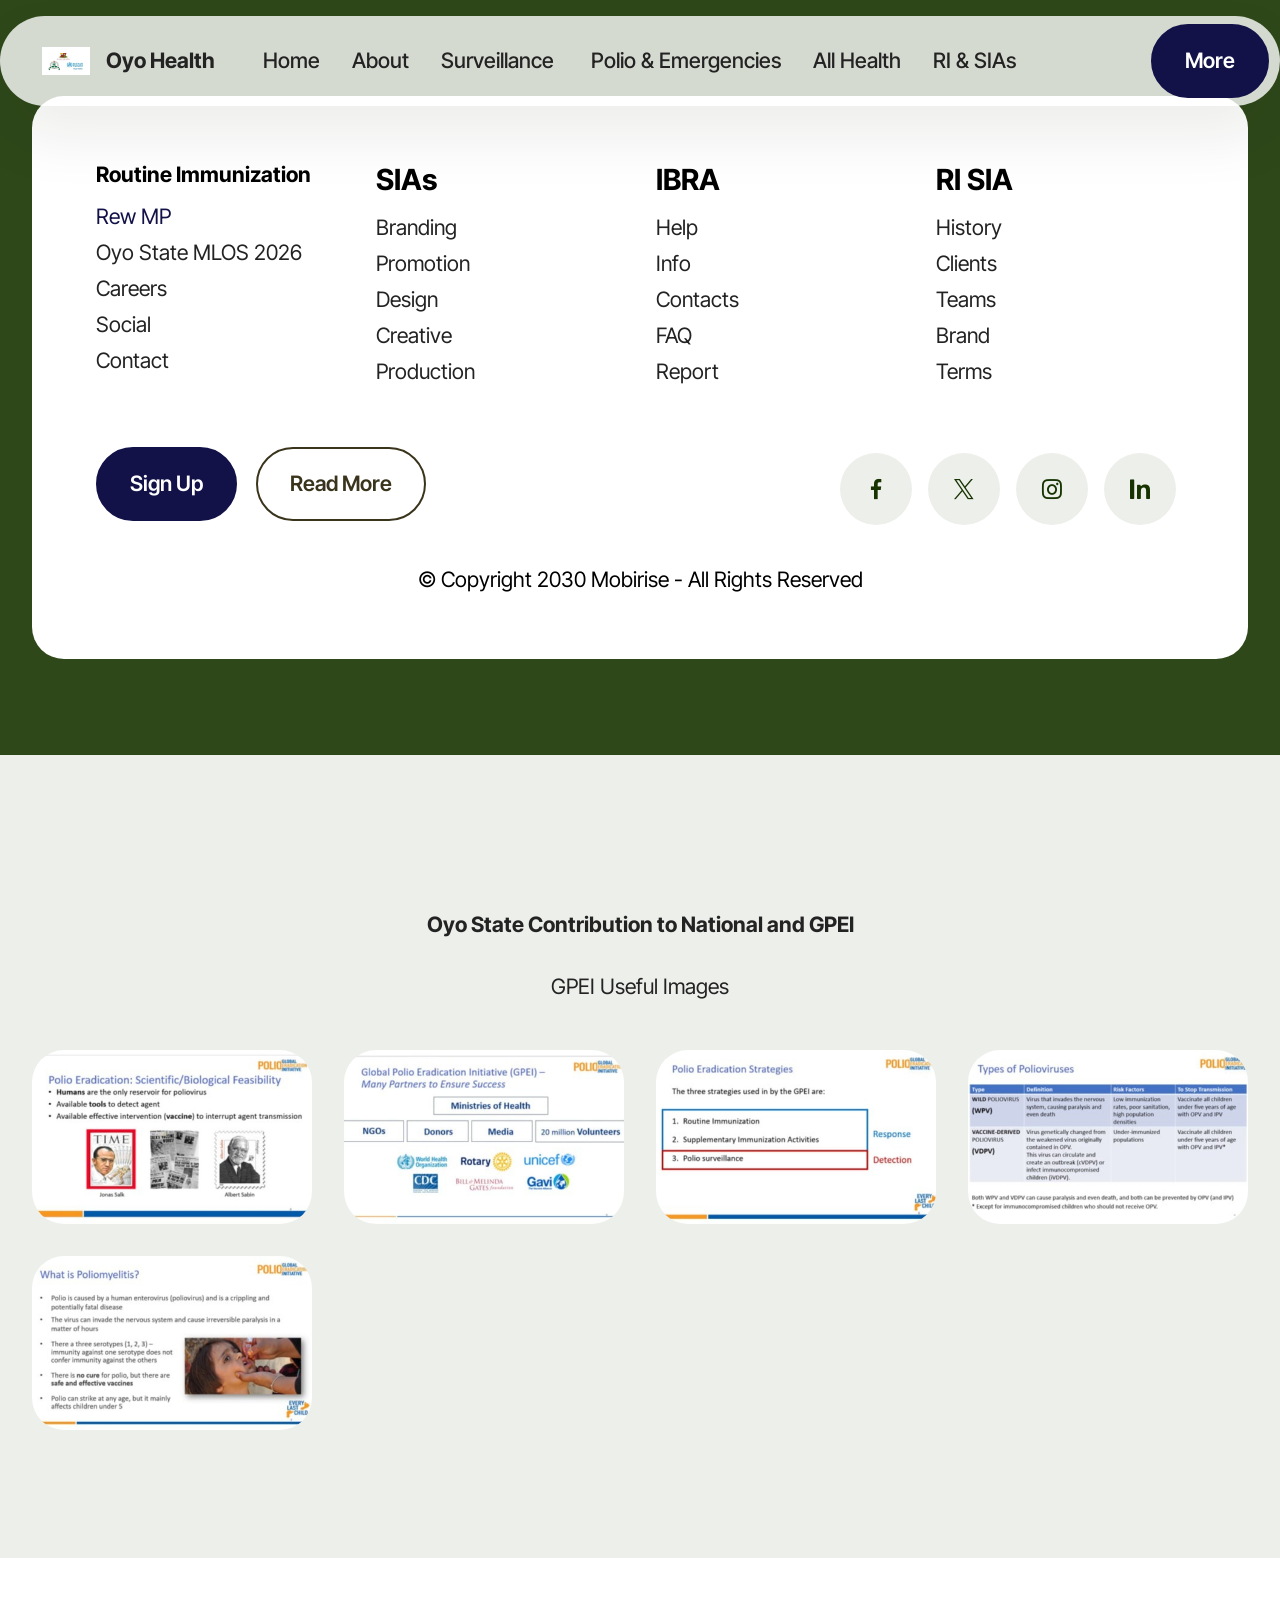
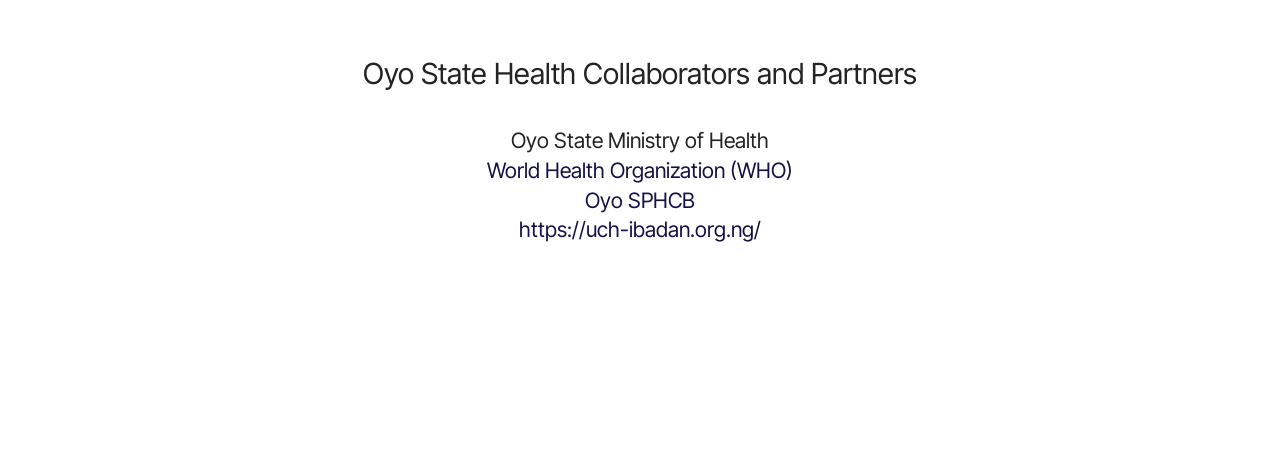
<file: RI & SIAs.html>
<!DOCTYPE html>
<html  >
<head>
  <!-- Site made with Mobirise Website Builder v6.1.12, https://mobirise.com -->
  <meta charset="UTF-8">
  <meta http-equiv="X-UA-Compatible" content="IE=edge">
  <meta name="generator" content="Mobirise v6.1.12, mobirise.com">
  <meta name="viewport" content="width=device-width, initial-scale=1, minimum-scale=1">
  <link rel="shortcut icon" href="assets/images/oyo20who-96x54.png" type="image/x-icon">
  <meta name="description" content="">
  
  
  <title>RI & SIAs</title>
  <link rel="stylesheet" href="assets/web/assets/mobirise-icons2/mobirise2.css">
  <link rel="stylesheet" href="assets/bootstrap/css/bootstrap.min.css">
  <link rel="stylesheet" href="assets/animatecss/animate.css">
  <link rel="stylesheet" href="assets/dropdown/css/style.css">
  <link rel="stylesheet" href="assets/socicon/css/styles.css">
  <link rel="stylesheet" href="assets/theme/css/style.css">
  <link rel="preload" href="https://fonts.googleapis.com/css?family=Inter+Tight:100,200,300,400,500,600,700,800,900,100i,200i,300i,400i,500i,600i,700i,800i,900i&display=swap" as="style" onload="this.onload=null;this.rel='stylesheet'">
  <noscript><link rel="stylesheet" href="https://fonts.googleapis.com/css?family=Inter+Tight:100,200,300,400,500,600,700,800,900,100i,200i,300i,400i,500i,600i,700i,800i,900i&display=swap"></noscript>
  <link rel="preload" as="style" href="assets/mobirise/css/mbr-additional.css?v=aZ5Gxr"><link rel="stylesheet" href="assets/mobirise/css/mbr-additional.css?v=aZ5Gxr" type="text/css">

  
  
  
</head>
<body>
  
  <section data-bs-version="5.1" class="menu menu1 cid-vhyfSEkG3h" once="menu" id="menu01-0">
	

	<nav class="navbar navbar-dropdown navbar-fixed-top navbar-expand-lg">
		<div class="container">
			<div class="navbar-brand">
				<span class="navbar-logo">
					
						<img src="assets/images/oyo20who-96x54.png" alt="Mobirise Website Builder" style="height: 1.7rem;">
					
				</span>
				<span class="navbar-caption-wrap"><a class="navbar-caption text-black display-4" href="https://mobiri.se">Oyo Health</a></span>
			</div>
			<button class="navbar-toggler" type="button" data-toggle="collapse" data-bs-toggle="collapse" data-target="#navbarSupportedContent" data-bs-target="#navbarSupportedContent" aria-controls="navbarNavAltMarkup" aria-expanded="false" aria-label="Toggle navigation">
				<div class="hamburger">
					<span></span>
					<span></span>
					<span></span>
					<span></span>
				</div>
			</button>
			<div class="collapse navbar-collapse" id="navbarSupportedContent">
				<ul class="navbar-nav nav-dropdown" data-app-modern-menu="true"><li class="nav-item">
						<a class="nav-link link text-black text-primary display-4" href="index.html">Home</a>
					</li>
					<li class="nav-item">
						<a class="nav-link link text-black text-primary display-4" href="About Us.html" aria-expanded="false">About</a>
					</li>
					<li class="nav-item">
						<a class="nav-link link text-black text-primary display-4" href="Surveillance.html">Surveillance&nbsp;</a>
					</li><li class="nav-item"><a class="nav-link link text-black text-primary display-4" href="Polio & Emergencies.html">Polio &amp; Emergencies</a></li><li class="nav-item"><a class="nav-link link text-black text-primary display-4" href="All Health.html">All Health</a></li><li class="nav-item"><a class="nav-link link text-black text-primary display-4" href="RI & SIAs.html">RI &amp; SIAs</a></li></ul>
				
				<div class="navbar-buttons mbr-section-btn"><a class="btn btn-primary display-4" href="index.html">More</a></div>
			</div>
		</div>
	</nav>
</section>

<section data-bs-version="5.1" class="footer1 cid-voT3MFvtEm" once="footers" id="footer01-12">
	

	
	
	<div class="container">
		<div class="row mbr-white">
			<div class="col-12 col-md-6 col-lg-3">
				<h5 class="mbr-section-subtitle mbr-fonts-style mb-2 display-7"><strong>Routine Immunization&nbsp;</strong></h5>
				<ul class="list mbr-fonts-style display-7">
					<li class="mbr-text item-wrap"><a href="https://worldhealthorg-my.sharepoint.com/:f:/g/personal/zortop_who_int/IgBXLIFQeg6wS6IbhFMgn32gAXal97xXuxY8o5xXNVJ5mAI?e=yqxuxV" class="text-primary">Rew MP</a></li>
					<li class="mbr-text item-wrap"><a href="https://worldhealthorg-my.sharepoint.com/:x:/g/personal/zortop_who_int/IQD6T2PcPGatSZE6Y8kzYalVARvAlgb7QHrkCLC-g11AnDY?e=mGsagB" class="text-black">Oyo State MLOS 2026</a></li>
					<li class="mbr-text item-wrap">Careers</li>
					<li class="mbr-text item-wrap">Social</li>
					<li class="mbr-text item-wrap">Contact</li>
				</ul>
			</div>
			<div class="col-12 col-md-6 col-lg-3">
				<h5 class="mbr-section-subtitle mbr-fonts-style mb-2 display-5"><strong>SIAs</strong></h5>
				<ul class="list mbr-fonts-style display-7">
					<li class="mbr-text item-wrap">Branding</li>
					<li class="mbr-text item-wrap">Promotion</li>
					<li class="mbr-text item-wrap">Design</li>
					<li class="mbr-text item-wrap">Creative</li>
					<li class="mbr-text item-wrap">Production</li>
				</ul>
			</div>
			<div class="col-12 col-md-6 col-lg-3">
				<h5 class="mbr-section-subtitle mbr-fonts-style mb-2 display-5"><strong>IBRA</strong></h5>
				<ul class="list mbr-fonts-style display-7">
					<li class="mbr-text item-wrap">Help</li>
					<li class="mbr-text item-wrap">Info</li>
					<li class="mbr-text item-wrap">Contacts</li>
					<li class="mbr-text item-wrap">FAQ</li>
					<li class="mbr-text item-wrap">Report</li>
				</ul>
			</div>
			<div class="col-12 col-md-6 col-lg-3">
				<h5 class="mbr-section-subtitle mbr-fonts-style mb-2 display-5"><strong>RI SIA</strong></h5>
				<ul class="list mbr-fonts-style display-7">
					<li class="mbr-text item-wrap">History</li>
					<li class="mbr-text item-wrap">Clients</li>
					<li class="mbr-text item-wrap">Teams</li>
					<li class="mbr-text item-wrap">Brand</li>
					<li class="mbr-text item-wrap">Terms</li>
				</ul>
			</div>
			<div class="col-12 mt-5 footer-col">
				<div class="mbr-section-btn align-left">
					<a class="btn btn-primary display-7" href="https://mobiri.se">Sign Up</a>
					<a class="btn btn-success-outline display-7" href="https://mobiri.se">Read More</a>
				</div>

				<div class="social-row mt-2 display-7">
					<div class="soc-item">
						<a href="https://mobiri.se/">
							<span class="mbr-iconfont socicon socicon-facebook"></span>
						</a>
					</div>
					<div class="soc-item">
						<a href="https://mobiri.se/">
							<span class="mbr-iconfont socicon socicon-twitter"></span>
						</a>
					</div>
					<div class="soc-item">
						<a href="https://mobiri.se/">
							<span class="mbr-iconfont socicon socicon-instagram"></span>
						</a>
					</div>
					<div class="soc-item">
						<a href="https://mobiri.se/">
							<span class="mbr-iconfont socicon-logmein socicon"></span>
						</a>
					</div>
				</div>
			</div>
			<div class="col-12 mt-4">
				<p class="mbr-text mb-0 mbr-fonts-style copyright align-center display-7">
					© Copyright 2030 Mobirise - All Rights Reserved
				</p>
			</div>
		</div>
	</div>
</section>

<section data-bs-version="5.1" class="gallery1 mbr-gallery cid-vnrHfgFgw8" id="gallery01-o">
    
    

    <div class="container-fluid">
        <div class="row justify-content-center">
            <div class="col-12 content-head">
                <div class="mb-5">
                    <h3 class="mbr-section-title mbr-fonts-style align-center m-0 display-7"><strong><br></strong><br><strong>Oyo State Contribution to National and GPEI</strong></h3>
                    <h4 class="mbr-section-subtitle mbr-fonts-style align-center mb-0 mt-4 display-7">GPEI Useful Images</h4>
                </div>
            </div>
        </div>
        
        <div class="row mbr-gallery">
            <div class="col-12 col-md-6 col-lg-3 item gallery-image">
                <div class="item-wrapper mb-3" data-toggle="modal" data-bs-toggle="modal" data-target="#vvtpJj9yh2-modal" data-bs-target="#vvtpJj9yh2-modal">
                    <img class="w-100" src="assets/images/polio20info201.jpg-511x287.jpeg" alt="Mobirise Website Builder" data-slide-to="0" data-bs-slide-to="0" data-target="#lb-vvtpJj9yh2" data-bs-target="#lb-vvtpJj9yh2">
                    <div class="icon-wrapper">
                        <span class="mobi-mbri mobi-mbri-search mbr-iconfont mbr-iconfont-btn"></span>
                    </div>
                </div>
                
            </div>
            <div class="col-12 col-md-6 col-lg-3 item gallery-image">
                <div class="item-wrapper mb-3" data-toggle="modal" data-bs-toggle="modal" data-target="#vvtpJj9yh2-modal" data-bs-target="#vvtpJj9yh2-modal">
                    <img class="w-100" src="assets/images/polio20info202.jpg-511x287.jpeg" alt="Mobirise Website Builder" data-slide-to="1" data-bs-slide-to="1" data-target="#lb-vvtpJj9yh2" data-bs-target="#lb-vvtpJj9yh2">
                    <div class="icon-wrapper">
                        <span class="mobi-mbri mobi-mbri-search mbr-iconfont mbr-iconfont-btn"></span>
                    </div>
                </div>
                
            </div>
            <div class="col-12 col-md-6 col-lg-3 item gallery-image">
                <div class="item-wrapper mb-3" data-toggle="modal" data-bs-toggle="modal" data-target="#vvtpJj9yh2-modal" data-bs-target="#vvtpJj9yh2-modal">
                    <img class="w-100" src="assets/images/polio20info203.jpg-511x287.jpeg" alt="Mobirise Website Builder" data-slide-to="2" data-bs-slide-to="2" data-target="#lb-vvtpJj9yh2" data-bs-target="#lb-vvtpJj9yh2">
                    <div class="icon-wrapper">
                        <span class="mobi-mbri mobi-mbri-search mbr-iconfont mbr-iconfont-btn"></span>
                    </div>
                </div>
                
            </div>
            <div class="col-12 col-md-6 col-lg-3 item gallery-image">
                <div class="item-wrapper mb-3" data-toggle="modal" data-bs-toggle="modal" data-target="#vvtpJj9yh2-modal" data-bs-target="#vvtpJj9yh2-modal">
                    <img class="w-100" src="assets/images/polio20info205.jpg-511x287.jpeg" alt="Mobirise Website Builder" data-slide-to="3" data-bs-slide-to="3" data-target="#lb-vvtpJj9yh2" data-bs-target="#lb-vvtpJj9yh2">
                    <div class="icon-wrapper">
                        <span class="mobi-mbri mobi-mbri-search mbr-iconfont mbr-iconfont-btn"></span>
                    </div>
                </div>
                
            </div>
            <div class="col-12 col-md-6 col-lg-3 item gallery-image">
                <div class="item-wrapper mb-3" data-toggle="modal" data-bs-toggle="modal" data-target="#vvtpJj9yh2-modal" data-bs-target="#vvtpJj9yh2-modal">
                    <img class="w-100" src="assets/images/polio20info204.jpg-511x287.jpeg" alt="Mobirise Website Builder" data-slide-to="4" data-bs-slide-to="4" data-target="#lb-vvtpJj9yh2" data-bs-target="#lb-vvtpJj9yh2">
                    <div class="icon-wrapper">
                        <span class="mobi-mbri mobi-mbri-search mbr-iconfont mbr-iconfont-btn"></span>
                    </div>
                </div>
                
            </div>
            
            
            
        </div>

        <div class="modal mbr-slider" tabindex="-1" role="dialog" aria-hidden="true" id="vvtpJj9yh2-modal">
            <div class="modal-dialog" role="document">
                <div class="modal-content">
                    <div class="modal-body">
                        <div class="carousel slide" data-pause="false" data-bs-pause="false" id="lb-vvtpJj9yh2" data-interval="5000" data-bs-interval="5000">
                            <div class="carousel-inner">
                                <div class="carousel-item active">
                                    <img class="d-block w-100" src="assets/images/polio20info201.jpg-511x287.jpeg" alt="Mobirise Website Builder">
                                </div>
                                <div class="carousel-item">
                                    <img class="d-block w-100" src="assets/images/polio20info202.jpg-511x287.jpeg" alt="Mobirise Website Builder">
                                </div>
                                <div class="carousel-item">
                                    <img class="d-block w-100" src="assets/images/polio20info203.jpg-511x287.jpeg" alt="Mobirise Website Builder">
                                </div>
                                <div class="carousel-item">
                                    <img class="d-block w-100" src="assets/images/polio20info205.jpg-511x287.jpeg" alt="Mobirise Website Builder">
                                </div>
                                <div class="carousel-item">
                                    <img class="d-block w-100" src="assets/images/polio20info204.jpg-511x287.jpeg" alt="Mobirise Website Builder">
                                </div>
                                
                                
                                
                            </div>
                            <ol class="carousel-indicators">
                                <li data-slide-to="0" data-bs-slide-to="0" class="active" data-target="#lb-vvtpJj9yh2" data-bs-target="#lb-vvtpJj9yh2"></li>
                                <li data-slide-to="1" data-bs-slide-to="1" data-target="#lb-vvtpJj9yh2" data-bs-target="#lb-vvtpJj9yh2"></li>
                                <li data-slide-to="2" data-bs-slide-to="2" data-target="#lb-vvtpJj9yh2" data-bs-target="#lb-vvtpJj9yh2"></li>
                                <li data-slide-to="3" data-bs-slide-to="3" data-target="#lb-vvtpJj9yh2" data-bs-target="#lb-vvtpJj9yh2"></li>
                                <li data-slide-to="4" data-bs-slide-to="4" data-target="#lb-vvtpJj9yh2" data-bs-target="#lb-vvtpJj9yh2"></li>
                                
                                
                                
                            </ol>
                            <a role="button" href="" class="close" data-dismiss="modal" data-bs-dismiss="modal" aria-label="Close">
                            </a>
                            <a class="carousel-control-prev carousel-control" role="button" data-slide="prev" data-bs-slide="prev" href="#lb-vvtpJj9yh2">
                                <span class="mobi-mbri mobi-mbri-arrow-prev" aria-hidden="true"></span>
                                <span class="sr-only visually-hidden">Previous</span>
                            </a>
                            <a class="carousel-control-next carousel-control" role="button" data-slide="next" data-bs-slide="next" href="#lb-vvtpJj9yh2">
                                <span class="mobi-mbri mobi-mbri-arrow-next" aria-hidden="true"></span>
                                <span class="sr-only visually-hidden">Next</span>
                            </a>
                        </div>
                    </div>
                </div>
            </div>
        </div>
    </div>
</section>

<section data-bs-version="5.1" class="article11 cid-vhDXGHFZr6" id="article11-b">
    

    
    
    <div class="container">
        <div class="row justify-content-center">
            <div class="title col-md-12 col-lg-10">
                <h3 class="mbr-section-title mbr-fonts-style align-center mt-0 mb-0 display-5">Oyo State Health Collaborators and Partners</h3>
                <h4 class="mbr-section-subtitle align-center mbr-fonts-style mt-4 display-7"><div><a href="https://health.oyostate.gov.ng/" class="text-black">Oyo State Ministry of Health</a></div><div><a href="https://www.who.int/" class="text-primary">World Health Organization (WHO)</a></div><div><a href="https://oyophcb.org.ng/" class="text-primary">Oyo SPHCB</a></div><div><a href="https://uch-ibadan.org.ng/" class="text-primary">https://uch-ibadan.org.ng/</a></div><br><div><a href="https://oyophcb.org.ng/" class="text-primary"><br></a></div><div>
</div><div>
</div><div>
</div><div>
</div><div>
</div><div>
</div><div>
</div><div>
</div><div>
</div><div>
</div><div>
</div><div>
</div><div>
</div><div>
</div><div>
</div><div>
</div><div>
</div></h4>
                
            </div>
        </div>
    </div>
</section><section class="display-7" style="padding: 0;align-items: center;justify-content: center;flex-wrap: wrap;    align-content: center;display: flex;position: relative;height: 4rem;"><a href="https://mobiri.se/4674912" style="flex: 1 1;height: 4rem;position: absolute;width: 100%;z-index: 1;"><img alt="" style="height: 4rem;" src="[data-uri]"></a><p style="margin: 0;text-align: center;" class="display-7">&#8204;</p><a style="z-index:1" href="https://mobirise.com/builder/ai-website-creator.html">Free AI Website Creator</a></section><script src="assets/bootstrap/js/bootstrap.bundle.min.js"></script>  <script src="assets/smoothscroll/smooth-scroll.js"></script>  <script src="assets/ytplayer/index.js"></script>  <script src="assets/dropdown/js/navbar-dropdown.js"></script>  <script src="assets/theme/js/script.js"></script>  
  
  
  <input name="animation" type="hidden">
  </body>
</html>
</file>
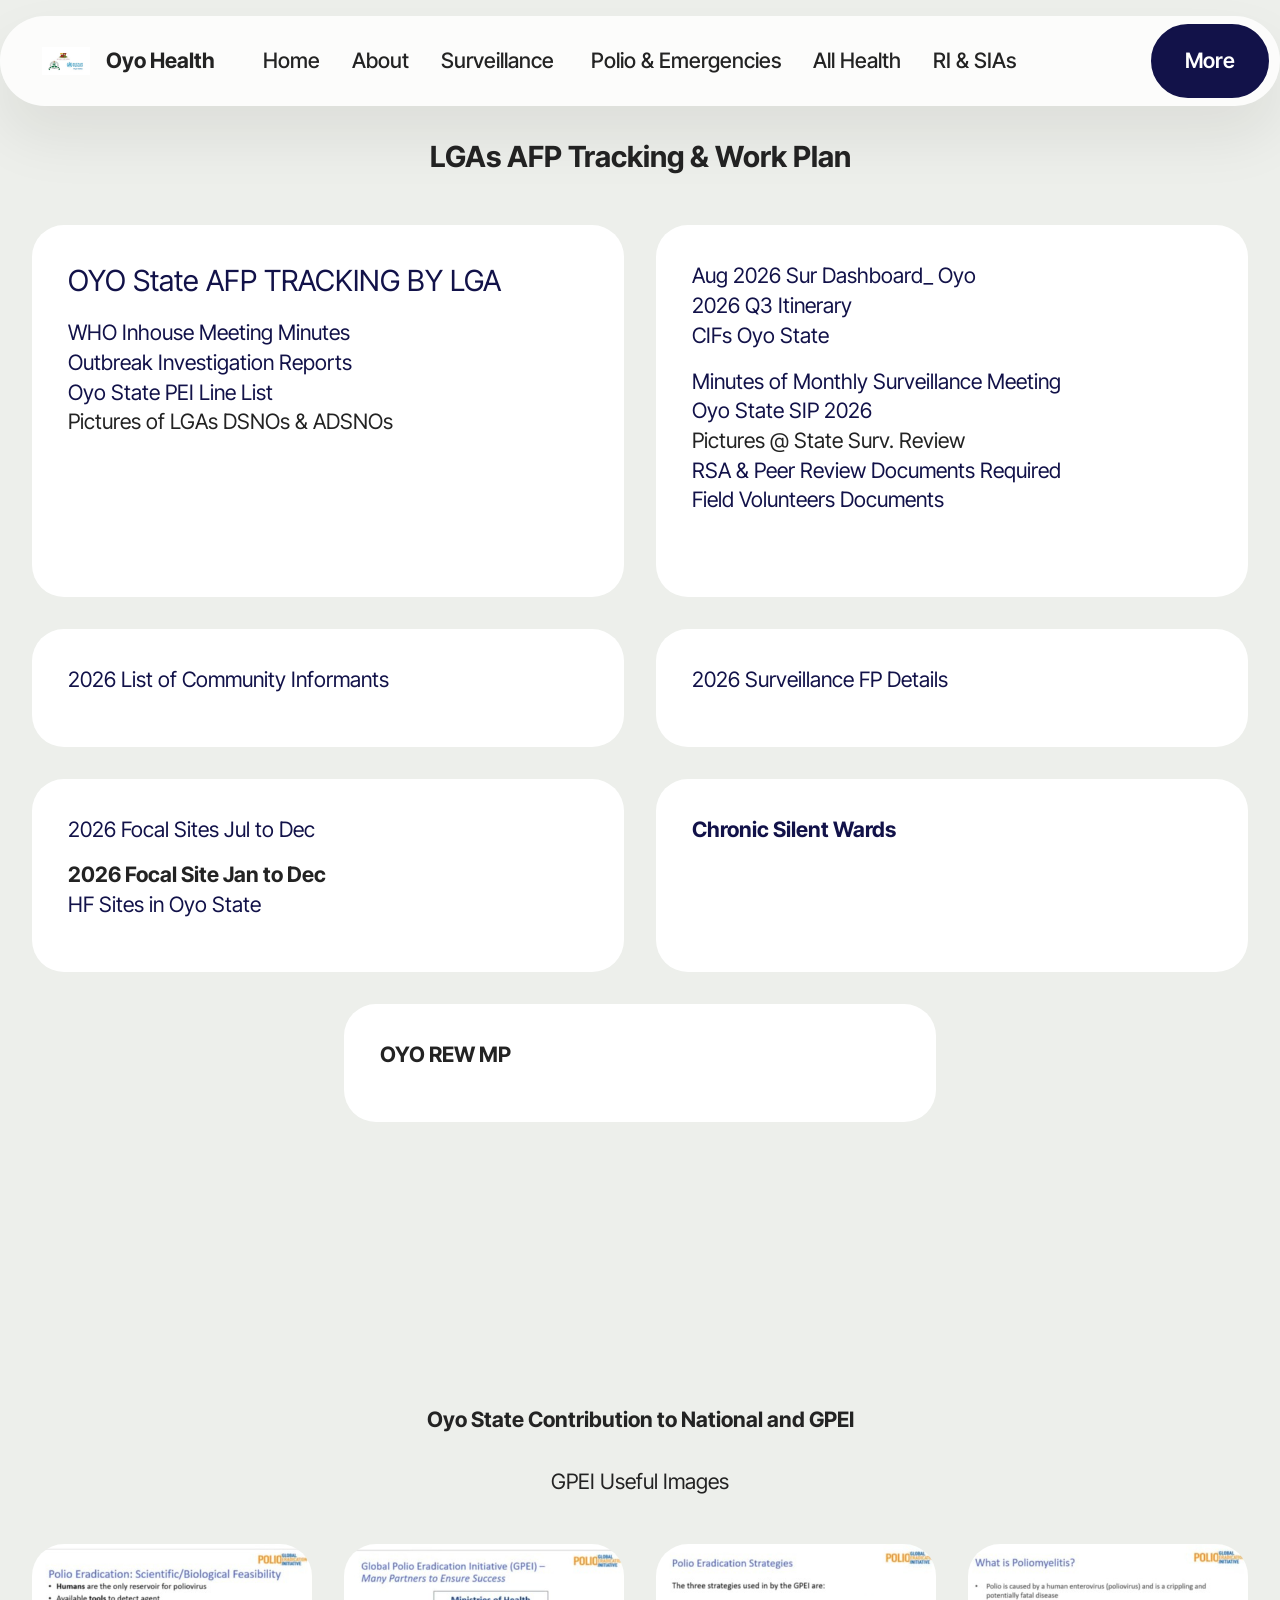
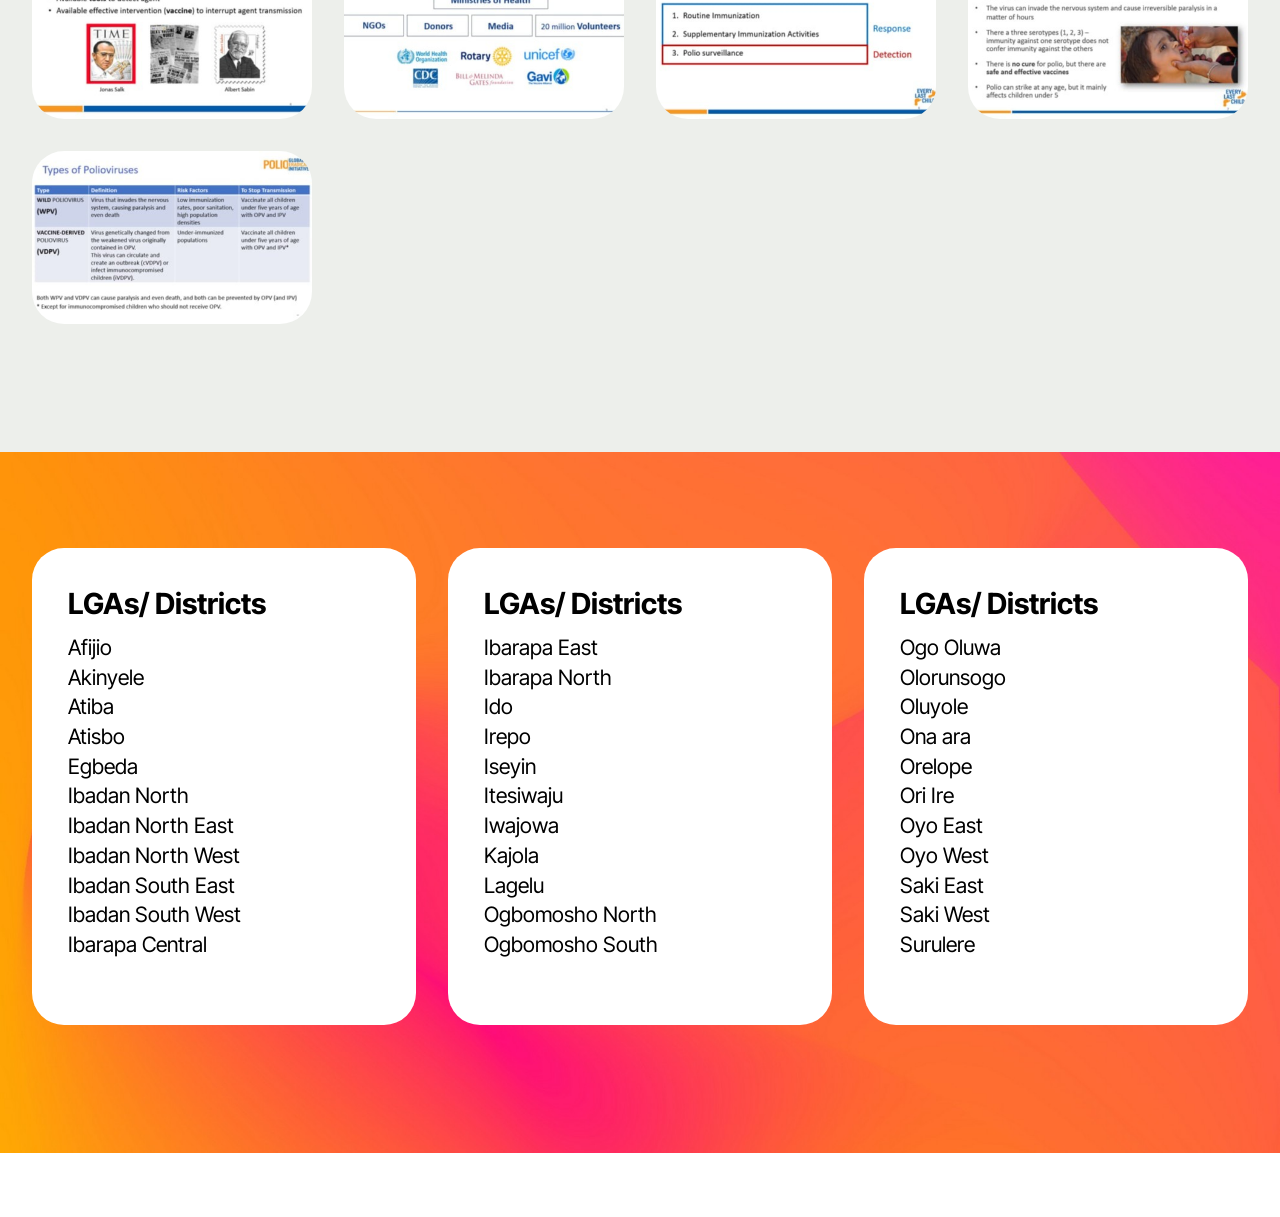
<file: Surveillance.html>
<!DOCTYPE html>
<html  >
<head>
  <!-- Site made with Mobirise Website Builder v6.1.12, https://mobirise.com -->
  <meta charset="UTF-8">
  <meta http-equiv="X-UA-Compatible" content="IE=edge">
  <meta name="generator" content="Mobirise v6.1.12, mobirise.com">
  <meta name="viewport" content="width=device-width, initial-scale=1, minimum-scale=1">
  <link rel="shortcut icon" href="assets/images/oyo20who-96x54.png" type="image/x-icon">
  <meta name="description" content="">
  
  
  <title>Surveillance</title>
  <link rel="stylesheet" href="assets/web/assets/mobirise-icons2/mobirise2.css">
  <link rel="stylesheet" href="assets/bootstrap/css/bootstrap.min.css">
  <link rel="stylesheet" href="assets/animatecss/animate.css">
  <link rel="stylesheet" href="assets/dropdown/css/style.css">
  <link rel="stylesheet" href="assets/theme/css/style.css">
  <link rel="preload" href="https://fonts.googleapis.com/css?family=Inter+Tight:100,200,300,400,500,600,700,800,900,100i,200i,300i,400i,500i,600i,700i,800i,900i&display=swap" as="style" onload="this.onload=null;this.rel='stylesheet'">
  <noscript><link rel="stylesheet" href="https://fonts.googleapis.com/css?family=Inter+Tight:100,200,300,400,500,600,700,800,900,100i,200i,300i,400i,500i,600i,700i,800i,900i&display=swap"></noscript>
  <link rel="preload" as="style" href="assets/mobirise/css/mbr-additional.css?v=M8D0UL"><link rel="stylesheet" href="assets/mobirise/css/mbr-additional.css?v=M8D0UL" type="text/css">

  
  
  
</head>
<body>
  
  <section data-bs-version="5.1" class="menu menu1 cid-vhyfSEkG3h" once="menu" id="menu01-0">
	

	<nav class="navbar navbar-dropdown navbar-fixed-top navbar-expand-lg">
		<div class="container">
			<div class="navbar-brand">
				<span class="navbar-logo">
					
						<img src="assets/images/oyo20who-96x54.png" alt="Mobirise Website Builder" style="height: 1.7rem;">
					
				</span>
				<span class="navbar-caption-wrap"><a class="navbar-caption text-black display-4" href="https://mobiri.se">Oyo Health</a></span>
			</div>
			<button class="navbar-toggler" type="button" data-toggle="collapse" data-bs-toggle="collapse" data-target="#navbarSupportedContent" data-bs-target="#navbarSupportedContent" aria-controls="navbarNavAltMarkup" aria-expanded="false" aria-label="Toggle navigation">
				<div class="hamburger">
					<span></span>
					<span></span>
					<span></span>
					<span></span>
				</div>
			</button>
			<div class="collapse navbar-collapse" id="navbarSupportedContent">
				<ul class="navbar-nav nav-dropdown" data-app-modern-menu="true"><li class="nav-item">
						<a class="nav-link link text-black text-primary display-4" href="index.html">Home</a>
					</li>
					<li class="nav-item">
						<a class="nav-link link text-black text-primary display-4" href="About Us.html" aria-expanded="false">About</a>
					</li>
					<li class="nav-item">
						<a class="nav-link link text-black text-primary display-4" href="Surveillance.html">Surveillance&nbsp;</a>
					</li><li class="nav-item"><a class="nav-link link text-black text-primary display-4" href="Polio & Emergencies.html">Polio &amp; Emergencies</a></li><li class="nav-item"><a class="nav-link link text-black text-primary display-4" href="All Health.html">All Health</a></li><li class="nav-item"><a class="nav-link link text-black text-primary display-4" href="RI & SIAs.html">RI &amp; SIAs</a></li></ul>
				
				<div class="navbar-buttons mbr-section-btn"><a class="btn btn-primary display-4" href="index.html">More</a></div>
			</div>
		</div>
	</nav>
</section>

<section data-bs-version="5.1" class="contacts01 cid-vo1ugPFtz8" id="contacts01-t">
    

    
    
    <div class="container">
        <div class="row justify-content-center">
            <div class="col-12 content-head">
                <div class="mbr-section-head mb-5">
                    <h4 class="mbr-section-title mbr-fonts-style align-center mb-0 display-5"><br><strong>LGAs AFP Tracking &amp; Work Plan</strong></h4>
                    
                </div>
            </div>
        </div>
        <div class="row">
            <div class="item features-without-image col-12 col-md-6 active">
                <div class="item-wrapper">
                    <div class="text-wrapper">
                        <h6 class="card-title mbr-fonts-style mb-3 display-5"><strong><a href="https://worldhealthorg-my.sharepoint.com/:x:/g/personal/zortop_who_int/IQCKzV1liXSTRLXTXwp4pTqOAcVLIUH54lbAPitwJiMqQYw?e=jISIG2" class="text-primary">OYO State AFP TRACKING BY LGA</a></strong></h6>
                        <p class="mbr-text mbr-fonts-style display-7"><a href="https://worldhealthorg-my.sharepoint.com/:f:/g/personal/zortop_who_int/IgBV7fKYaHysTp6zRo0zSSmgAUGxB9HNMNncf8CUeYve-eo?e=PWaSTj" class="text-primary">WHO Inhouse Meeting Minutes</a><br><a href="https://worldhealthorg-my.sharepoint.com/:f:/g/personal/zortop_who_int/IgBV7fKYaHysTp6zRo0zSSmgAUGxB9HNMNncf8CUeYve-eo?e=PWaSTj" class="text-primary">Outbreak Investigation Reports</a><br><a href="https://worldhealthorg-my.sharepoint.com/:f:/g/personal/zortop_who_int/IgD7g8rd5WjAT4mdKeqrDdx-AXOzfxbDTEOXnn4el3X4-N8?e=zbrRcW" class="text-primary">Oyo State PEI Line List&nbsp;</a><br>Pictures of LGAs DSNOs &amp; ADSNOs&nbsp;</p>
                    </div>
                </div>
            </div>
            <div class="item features-without-image col-12 col-md-6">
                <div class="item-wrapper">
                    <div class="text-wrapper">
                        <h6 class="card-title mbr-fonts-style mb-3 display-7"><a href="https://bit.ly/oyo-surveillance" class="text-primary">Aug 2026 Sur Dashboard_ Oyo</a><br><strong><a href="https://worldhealthorg-my.sharepoint.com/:f:/g/personal/zortop_who_int/IgDfd7c1q0uJTLE-gHhBUUqEAUmmDMbM1-iymPET0k6E744?e=duavzg" class="text-primary">2026 Q3 Itinerary</a></strong><br><strong><a href="https://worldhealthorg-my.sharepoint.com/:f:/g/personal/zortop_who_int/IgBTxhm_vXTSSIa6XXYHaT9GAWYHoiPjyt_I7mCNxYYSwNo?e=cw6Je0" class="text-primary"></a><a href="https://worldhealthorg-my.sharepoint.com/:f:/g/personal/zortop_who_int/IgBTxhm_vXTSSIa6XXYHaT9GAWYHoiPjyt_I7mCNxYYSwNo?e=tbXH0R" class="text-primary">CIFs Oyo State</a></strong><br></h6>
                        <p class="mbr-text mbr-fonts-style display-7"><a href="https://worldhealthorg-my.sharepoint.com/:f:/g/personal/zortop_who_int/IgDVL2IJgyeXSIt9zj622E38AVRvbEmEsCo0p2sNdJzkcoQ?e=pk6M4c" class="text-primary">Minutes of Monthly Surveillance Meeting&nbsp;</a><br><a href="https://worldhealthorg-my.sharepoint.com/:f:/g/personal/zortop_who_int/IgC8PN10Y-KFRY8BMVRyNciiAeYxupHVjAF57HzSth1R8Tk?e=MNrsMF" class="text-primary">Oyo State SIP 2026</a><br>Pictures @ State Surv. Review&nbsp;<br><a href="https://worldhealthorg-my.sharepoint.com/:f:/g/personal/zortop_who_int/IgDB90bBsXf7Q7d8qY8wqNvoAUvRNtxBMgMbJqYTX_fkMeQ?e=AImLK8" class="text-primary">RSA &amp; Peer Review Documents Required</a><br><a href="https://worldhealthorg-my.sharepoint.com/:x:/g/personal/zortop_who_int/IQBd94amHQx-RZP1db84g8FaATb2U5ontwDBnGYAJw8ZRfs?e=Tv6cSZ" class="text-primary" target="_blank">Field Volunteers Documents</a><br><br></p>
                    </div>
                </div>
            </div><div class="item features-without-image col-12 col-md-6">
                <div class="item-wrapper">
                    <div class="text-wrapper">
                        <h6 class="card-title mbr-fonts-style mb-3 display-7"><strong><a href="https://worldhealthorg-my.sharepoint.com/:f:/g/personal/zortop_who_int/IgC-IRWEN_ugR4OIslAaxu_TAaudgVHGfGxeJsVI-PAHieg?e=XbGK8I" class="text-primary">2026 List of Community Informants</a></strong></h6>
                        <p class="mbr-text mbr-fonts-style display-7"></p>
                    </div>
                </div>
            </div><div class="item features-without-image col-12 col-md-6">
                <div class="item-wrapper">
                    <div class="text-wrapper">
                        <h6 class="card-title mbr-fonts-style mb-3 display-7"><strong><a href="https://worldhealthorg-my.sharepoint.com/:f:/g/personal/zortop_who_int/IgDGoHGnZsRhSq2oCIJ7P11DAd0MdSNwEvg2xotJVErOFFg?e=X6UG6P" class="text-primary">2026 Surveillance FP Details&nbsp;</a></strong></h6>
                        <p class="mbr-text mbr-fonts-style display-7"></p>
                    </div>
                </div>
            </div><div class="item features-without-image col-12 col-md-6">
                <div class="item-wrapper">
                    <div class="text-wrapper">
                        <h6 class="card-title mbr-fonts-style mb-3 display-7"><strong><a href="https://maps.afro.who.int/facility/dashboard" class="text-primary">2026 Focal Sites Jul to Dec</a></strong></h6>
                        <p class="mbr-text mbr-fonts-style display-7"><strong>2026 Focal Site Jan to Dec</strong><br><strong><a href="https://maps.afro.who.int/facility/dashboard" class="text-primary">HF Sites&nbsp;in Oyo State</a></strong></p>
                    </div>
                </div>
            </div><div class="item features-without-image col-12 col-md-6">
                <div class="item-wrapper">
                    <div class="text-wrapper">
                        <h6 class="card-title mbr-fonts-style mb-3 display-7"><a href="https://worldhealthorg-my.sharepoint.com/:x:/g/personal/zortop_who_int/IQANom7uGX-bTauYMi2mItaYAbJk0D-cNaIr5WRP6cWeHgk?e=acgjry" class="text-primary"><strong>Chronic Silent Wards</strong></a></h6>
                        <p class="mbr-text mbr-fonts-style display-7"></p>
                    </div>
                </div>
            </div><div class="item features-without-image col-12 col-md-6">
                <div class="item-wrapper">
                    <div class="text-wrapper">
                        <h6 class="card-title mbr-fonts-style mb-3 display-7"><strong>OYO REW MP</strong></h6>
                        <p class="mbr-text mbr-fonts-style display-7"></p>
                    </div>
                </div>
            </div>
            
            
        </div>
    </div>
</section>

<section data-bs-version="5.1" class="gallery1 mbr-gallery cid-vnrEJovivI" id="gallery01-l">
    
    

    <div class="container-fluid">
        <div class="row justify-content-center">
            <div class="col-12 content-head">
                <div class="mb-5">
                    <h3 class="mbr-section-title mbr-fonts-style align-center m-0 display-7"><strong><br></strong><br><strong>Oyo State Contribution to National and GPEI</strong></h3>
                    <h4 class="mbr-section-subtitle mbr-fonts-style align-center mb-0 mt-4 display-7">GPEI Useful Images</h4>
                </div>
            </div>
        </div>
        
        <div class="row mbr-gallery">
            
            
            <div class="col-12 col-md-6 col-lg-3 item gallery-image active">
                <div class="item-wrapper mb-3" data-toggle="modal" data-bs-toggle="modal" data-target="#vvtpJfZPS8-modal" data-bs-target="#vvtpJfZPS8-modal">
                    <img class="w-100" src="assets/images/polio20info201.jpg-511x287.jpeg" alt="Mobirise Website Builder" data-slide-to="0" data-bs-slide-to="0" data-target="#lb-vvtpJfZPS8" data-bs-target="#lb-vvtpJfZPS8">
                    <div class="icon-wrapper">
                        <span class="mobi-mbri mobi-mbri-search mbr-iconfont mbr-iconfont-btn"></span>
                    </div>
                </div>
                
            </div>
            <div class="col-12 col-md-6 col-lg-3 item gallery-image">
                <div class="item-wrapper mb-3" data-toggle="modal" data-bs-toggle="modal" data-target="#vvtpJfZPS8-modal" data-bs-target="#vvtpJfZPS8-modal">
                    <img class="w-100" src="assets/images/polio20info202.jpg-511x287.jpeg" alt="Mobirise Website Builder" data-slide-to="1" data-bs-slide-to="1" data-target="#lb-vvtpJfZPS8" data-bs-target="#lb-vvtpJfZPS8">
                    <div class="icon-wrapper">
                        <span class="mobi-mbri mobi-mbri-search mbr-iconfont mbr-iconfont-btn"></span>
                    </div>
                </div>
                
            </div>
            <div class="col-12 col-md-6 col-lg-3 item gallery-image">
                <div class="item-wrapper mb-3" data-toggle="modal" data-bs-toggle="modal" data-target="#vvtpJfZPS8-modal" data-bs-target="#vvtpJfZPS8-modal">
                    <img class="w-100" src="assets/images/polio20info203.jpg-511x287.jpeg" alt="Mobirise Website Builder" data-slide-to="2" data-bs-slide-to="2" data-target="#lb-vvtpJfZPS8" data-bs-target="#lb-vvtpJfZPS8">
                    <div class="icon-wrapper">
                        <span class="mobi-mbri mobi-mbri-search mbr-iconfont mbr-iconfont-btn"></span>
                    </div>
                </div>
                
            </div>
            <div class="col-12 col-md-6 col-lg-3 item gallery-image">
                <div class="item-wrapper mb-3" data-toggle="modal" data-bs-toggle="modal" data-target="#vvtpJfZPS8-modal" data-bs-target="#vvtpJfZPS8-modal">
                    <img class="w-100" src="assets/images/polio20info204.jpg-511x287.jpeg" alt="Mobirise Website Builder" data-slide-to="3" data-bs-slide-to="3" data-target="#lb-vvtpJfZPS8" data-bs-target="#lb-vvtpJfZPS8">
                    <div class="icon-wrapper">
                        <span class="mobi-mbri mobi-mbri-search mbr-iconfont mbr-iconfont-btn"></span>
                    </div>
                </div>
                
            </div>
            <div class="col-12 col-md-6 col-lg-3 item gallery-image">
                <div class="item-wrapper mb-3" data-toggle="modal" data-bs-toggle="modal" data-target="#vvtpJfZPS8-modal" data-bs-target="#vvtpJfZPS8-modal">
                    <img class="w-100" src="assets/images/polio20info205.jpg-511x287.jpeg" alt="Mobirise Website Builder" data-slide-to="4" data-bs-slide-to="4" data-target="#lb-vvtpJfZPS8" data-bs-target="#lb-vvtpJfZPS8">
                    <div class="icon-wrapper">
                        <span class="mobi-mbri mobi-mbri-search mbr-iconfont mbr-iconfont-btn"></span>
                    </div>
                </div>
                
            </div>
            
        </div>

        <div class="modal mbr-slider" tabindex="-1" role="dialog" aria-hidden="true" id="vvtpJfZPS8-modal">
            <div class="modal-dialog" role="document">
                <div class="modal-content">
                    <div class="modal-body">
                        <div class="carousel slide" data-pause="false" data-bs-pause="false" id="lb-vvtpJfZPS8" data-interval="5000" data-bs-interval="5000">
                            <div class="carousel-inner">
                                
                                
                                <div class="carousel-item active">
                                    <img class="d-block w-100" src="assets/images/polio20info201.jpg-511x287.jpeg" alt="Mobirise Website Builder">
                                </div>
                                <div class="carousel-item">
                                    <img class="d-block w-100" src="assets/images/polio20info202.jpg-511x287.jpeg" alt="Mobirise Website Builder">
                                </div>
                                <div class="carousel-item">
                                    <img class="d-block w-100" src="assets/images/polio20info203.jpg-511x287.jpeg" alt="Mobirise Website Builder">
                                </div>
                                <div class="carousel-item">
                                    <img class="d-block w-100" src="assets/images/polio20info204.jpg-511x287.jpeg" alt="Mobirise Website Builder">
                                </div>
                                <div class="carousel-item">
                                    <img class="d-block w-100" src="assets/images/polio20info205.jpg-511x287.jpeg" alt="Mobirise Website Builder">
                                </div>
                                
                            </div>
                            <ol class="carousel-indicators">
                                <li data-slide-to="0" data-bs-slide-to="0" class="active" data-target="#lb-vvtpJfZPS8" data-bs-target="#lb-vvtpJfZPS8"></li>
                                <li data-slide-to="1" data-bs-slide-to="1" data-target="#lb-vvtpJfZPS8" data-bs-target="#lb-vvtpJfZPS8"></li>
                                <li data-slide-to="2" data-bs-slide-to="2" data-target="#lb-vvtpJfZPS8" data-bs-target="#lb-vvtpJfZPS8"></li>
                                <li data-slide-to="3" data-bs-slide-to="3" data-target="#lb-vvtpJfZPS8" data-bs-target="#lb-vvtpJfZPS8"></li>
                                <li data-slide-to="4" data-bs-slide-to="4" data-target="#lb-vvtpJfZPS8" data-bs-target="#lb-vvtpJfZPS8"></li>
                                
                                
                                
                            </ol>
                            <a role="button" href="" class="close" data-dismiss="modal" data-bs-dismiss="modal" aria-label="Close">
                            </a>
                            <a class="carousel-control-prev carousel-control" role="button" data-slide="prev" data-bs-slide="prev" href="#lb-vvtpJfZPS8">
                                <span class="mobi-mbri mobi-mbri-arrow-prev" aria-hidden="true"></span>
                                <span class="sr-only visually-hidden">Previous</span>
                            </a>
                            <a class="carousel-control-next carousel-control" role="button" data-slide="next" data-bs-slide="next" href="#lb-vvtpJfZPS8">
                                <span class="mobi-mbri mobi-mbri-arrow-next" aria-hidden="true"></span>
                                <span class="sr-only visually-hidden">Next</span>
                            </a>
                        </div>
                    </div>
                </div>
            </div>
        </div>
    </div>
</section>

<section data-bs-version="5.1" class="features032 cid-vhyK1hQUVF" id="features032-8">
  

  
  
  <div class="container">
    <div class="row justify-content-center">
      
    </div>
    <div class="row">
      <div class="item features-without-image col-12 col-lg-4 active item-mb">
        <div class="item-wrapper">
          <div class="card-box align-left">
            
            <h5 class="card-title mbr-fonts-style display-5"><strong>LGAs/ Districts</strong></h5>
            <p class="card-text mbr-fonts-style display-7">Afijio
<br>Akinyele
<br>Atiba
<br>Atisbo
<br>Egbeda
<br>Ibadan North
<br>Ibadan North East
<br>Ibadan North West
<br>Ibadan South East
<br>Ibadan South West
<br>Ibarapa Central&nbsp;</p>
          </div>
        </div>
      </div>
      <div class="item features-without-image col-12 col-lg-4 item-mb">
        <div class="item-wrapper">
          <div class="card-box align-left">
            
            <h5 class="card-title mbr-fonts-style display-5"><strong>LGAs/ Districts</strong></h5>
            <p class="card-text mbr-fonts-style display-7">Ibarapa East
<br>Ibarapa North
<br>Ido
<br>Irepo
<br>Iseyin
<br>Itesiwaju
<br>Iwajowa
<br>Kajola
<br>Lagelu
<br>Ogbomosho North
<br>Ogbomosho South 
<br>
<br></p>
          </div>
        </div>
      </div>
      <div class="item features-without-image col-12 col-lg-4 item-mb">
        <div class="item-wrapper">
          <div class="card-box align-left">
            
            <h5 class="card-title mbr-fonts-style display-5"><strong>LGAs/ Districts</strong></h5>
            <p class="card-text mbr-fonts-style display-7">Ogo Oluwa
<br>Olorunsogo
<br>Oluyole
<br>Ona ara
<br>Orelope
<br>Ori Ire
<br>Oyo East
<br>Oyo West
<br>Saki East
<br>Saki West
<br>Surulere&nbsp;</p>
          </div>
        </div>
      </div>
      
      
      
    </div>
  </div>
</section><section class="display-7" style="padding: 0;align-items: center;justify-content: center;flex-wrap: wrap;    align-content: center;display: flex;position: relative;height: 4rem;"><a href="https://mobiri.se/4674912" style="flex: 1 1;height: 4rem;position: absolute;width: 100%;z-index: 1;"><img alt="" style="height: 4rem;" src="[data-uri]"></a><p style="margin: 0;text-align: center;" class="display-7">&#8204;</p><a style="z-index:1" href="https://mobirise.com/builder/no-code-website-builder.html">No Code Website Builder</a></section><script src="assets/bootstrap/js/bootstrap.bundle.min.js"></script>  <script src="assets/smoothscroll/smooth-scroll.js"></script>  <script src="assets/ytplayer/index.js"></script>  <script src="assets/dropdown/js/navbar-dropdown.js"></script>  <script src="assets/theme/js/script.js"></script>  
  
  
  <input name="animation" type="hidden">
  </body>
</html>
</file>
<file: assets/web/assets/mobirise-icons2/mobirise2.css>
@font-face {
  font-family: 'Moririse2';
  font-display: swap;
  src:  url('mobirise2.eot?f2bix4');
  src:  url('mobirise2.eot?f2bix4#iefix') format('embedded-opentype'),
    url('mobirise2.woff2?f2bix4') format('woff2'),
    url('mobirise2.woff?f2bix4') format('woff'),
    url('mobirise2.ttf?f2bix4') format('truetype'),
    url('mobirise2.svg?f2bix4#mobirise2') format('svg');
  font-weight: normal;
  font-style: normal;
}

[class^="mobi-"], [class*=" mobi-"] {
  /* use !important to prevent issues with browser extensions that change fonts */
  font-family: 'Moririse2' !important;
  speak: none;
  font-style: normal;
  font-weight: normal;
  font-variant: normal;
  text-transform: none;
  line-height: 1;

  /* Better Font Rendering =========== */
  -webkit-font-smoothing: antialiased;
  -moz-osx-font-smoothing: grayscale;
}

.mobi-mbri-add-submenu:before {
  content: "\e900";
}
.mobi-mbri-alert:before {
  content: "\e901";
}
.mobi-mbri-align-center:before {
  content: "\e902";
}
.mobi-mbri-align-justify:before {
  content: "\e903";
}
.mobi-mbri-align-left:before {
  content: "\e904";
}
.mobi-mbri-align-right:before {
  content: "\e905";
}
.mobi-mbri-android:before {
  content: "\e906";
}
.mobi-mbri-apple:before {
  content: "\e907";
}
.mobi-mbri-arrow-down:before {
  content: "\e908";
}
.mobi-mbri-arrow-next:before {
  content: "\e909";
}
.mobi-mbri-arrow-prev:before {
  content: "\e90a";
}
.mobi-mbri-arrow-up:before {
  content: "\e90b";
}
.mobi-mbri-bold:before {
  content: "\e90c";
}
.mobi-mbri-bookmark:before {
  content: "\e90d";
}
.mobi-mbri-bootstrap:before {
  content: "\e90e";
}
.mobi-mbri-briefcase:before {
  content: "\e90f";
}
.mobi-mbri-browse:before {
  content: "\e910";
}
.mobi-mbri-bulleted-list:before {
  content: "\e911";
}
.mobi-mbri-calendar:before {
  content: "\e912";
}
.mobi-mbri-camera:before {
  content: "\e913";
}
.mobi-mbri-cart-add:before {
  content: "\e914";
}
.mobi-mbri-cart-full:before {
  content: "\e915";
}
.mobi-mbri-cash:before {
  content: "\e916";
}
.mobi-mbri-change-style:before {
  content: "\e917";
}
.mobi-mbri-chat:before {
  content: "\e918";
}
.mobi-mbri-clock:before {
  content: "\e919";
}
.mobi-mbri-close:before {
  content: "\e91a";
}
.mobi-mbri-cloud:before {
  content: "\e91b";
}
.mobi-mbri-code:before {
  content: "\e91c";
}
.mobi-mbri-contact-form:before {
  content: "\e91d";
}
.mobi-mbri-credit-card:before {
  content: "\e91e";
}
.mobi-mbri-cursor-click:before {
  content: "\e91f";
}
.mobi-mbri-cust-feedback:before {
  content: "\e920";
}
.mobi-mbri-database:before {
  content: "\e921";
}
.mobi-mbri-delivery:before {
  content: "\e922";
}
.mobi-mbri-desktop:before {
  content: "\e923";
}
.mobi-mbri-devices:before {
  content: "\e924";
}
.mobi-mbri-down:before {
  content: "\e925";
}
.mobi-mbri-download-2:before {
  content: "\e926";
}
.mobi-mbri-download:before {
  content: "\e927";
}
.mobi-mbri-drag-n-drop-2:before {
  content: "\e928";
}
.mobi-mbri-drag-n-drop:before {
  content: "\e929";
}
.mobi-mbri-edit-2:before {
  content: "\e92a";
}
.mobi-mbri-edit:before {
  content: "\e92b";
}
.mobi-mbri-error:before {
  content: "\e92c";
}
.mobi-mbri-extension:before {
  content: "\e92d";
}
.mobi-mbri-features:before {
  content: "\e92e";
}
.mobi-mbri-file:before {
  content: "\e92f";
}
.mobi-mbri-flag:before {
  content: "\e930";
}
.mobi-mbri-folder:before {
  content: "\e931";
}
.mobi-mbri-gift:before {
  content: "\e932";
}
.mobi-mbri-github:before {
  content: "\e933";
}
.mobi-mbri-globe-2:before {
  content: "\e934";
}
.mobi-mbri-globe:before {
  content: "\e935";
}
.mobi-mbri-growing-chart:before {
  content: "\e936";
}
.mobi-mbri-hearth:before {
  content: "\e937";
}
.mobi-mbri-help:before {
  content: "\e938";
}
.mobi-mbri-home:before {
  content: "\e939";
}
.mobi-mbri-hot-cup:before {
  content: "\e93a";
}
.mobi-mbri-idea:before {
  content: "\e93b";
}
.mobi-mbri-image-gallery:before {
  content: "\e93c";
}
.mobi-mbri-image-slider:before {
  content: "\e93d";
}
.mobi-mbri-info:before {
  content: "\e93e";
}
.mobi-mbri-italic:before {
  content: "\e93f";
}
.mobi-mbri-key:before {
  content: "\e940";
}
.mobi-mbri-laptop:before {
  content: "\e941";
}
.mobi-mbri-layers:before {
  content: "\e942";
}
.mobi-mbri-left-right:before {
  content: "\e943";
}
.mobi-mbri-left:before {
  content: "\e944";
}
.mobi-mbri-letter:before {
  content: "\e945";
}
.mobi-mbri-like:before {
  content: "\e946";
}
.mobi-mbri-link:before {
  content: "\e947";
}
.mobi-mbri-lock:before {
  content: "\e948";
}
.mobi-mbri-login:before {
  content: "\e949";
}
.mobi-mbri-logout:before {
  content: "\e94a";
}
.mobi-mbri-magic-stick:before {
  content: "\e94b";
}
.mobi-mbri-map-pin:before {
  content: "\e94c";
}
.mobi-mbri-menu:before {
  content: "\e94d";
}
.mobi-mbri-mobile-2:before {
  content: "\e94e";
}
.mobi-mbri-mobile-horizontal:before {
  content: "\e94f";
}
.mobi-mbri-mobile:before {
  content: "\e950";
}
.mobi-mbri-mobirise:before {
  content: "\e951";
}
.mobi-mbri-more-horizontal:before {
  content: "\e952";
}
.mobi-mbri-more-vertical:before {
  content: "\e953";
}
.mobi-mbri-music:before {
  content: "\e954";
}
.mobi-mbri-new-file:before {
  content: "\e955";
}
.mobi-mbri-numbered-list:before {
  content: "\e956";
}
.mobi-mbri-opened-folder:before {
  content: "\e957";
}
.mobi-mbri-pages:before {
  content: "\e958";
}
.mobi-mbri-paper-plane:before {
  content: "\e959";
}
.mobi-mbri-paperclip:before {
  content: "\e95a";
}
.mobi-mbri-phone:before {
  content: "\e95b";
}
.mobi-mbri-photo:before {
  content: "\e95c";
}
.mobi-mbri-photos:before {
  content: "\e95d";
}
.mobi-mbri-pin:before {
  content: "\e95e";
}
.mobi-mbri-play:before {
  content: "\e95f";
}
.mobi-mbri-plus:before {
  content: "\e960";
}
.mobi-mbri-preview:before {
  content: "\e961";
}
.mobi-mbri-print:before {
  content: "\e962";
}
.mobi-mbri-protect:before {
  content: "\e963";
}
.mobi-mbri-question:before {
  content: "\e964";
}
.mobi-mbri-quote-left:before {
  content: "\e965";
}
.mobi-mbri-quote-right:before {
  content: "\e966";
}
.mobi-mbri-redo:before {
  content: "\e967";
}
.mobi-mbri-refresh:before {
  content: "\e968";
}
.mobi-mbri-responsive-2:before {
  content: "\e969";
}
.mobi-mbri-responsive:before {
  content: "\e96a";
}
.mobi-mbri-right:before {
  content: "\e96b";
}
.mobi-mbri-rocket:before {
  content: "\e96c";
}
.mobi-mbri-sad-face:before {
  content: "\e96d";
}
.mobi-mbri-sale:before {
  content: "\e96e";
}
.mobi-mbri-save:before {
  content: "\e96f";
}
.mobi-mbri-search:before {
  content: "\e970";
}
.mobi-mbri-setting-2:before {
  content: "\e971";
}
.mobi-mbri-setting-3:before {
  content: "\e972";
}
.mobi-mbri-setting:before {
  content: "\e973";
}
.mobi-mbri-share:before {
  content: "\e974";
}
.mobi-mbri-shopping-bag:before {
  content: "\e975";
}
.mobi-mbri-shopping-basket:before {
  content: "\e976";
}
.mobi-mbri-shopping-cart:before {
  content: "\e977";
}
.mobi-mbri-sites:before {
  content: "\e978";
}
.mobi-mbri-smile-face:before {
  content: "\e979";
}
.mobi-mbri-speed:before {
  content: "\e97a";
}
.mobi-mbri-star:before {
  content: "\e97b";
}
.mobi-mbri-success:before {
  content: "\e97c";
}
.mobi-mbri-sun:before {
  content: "\e97d";
}
.mobi-mbri-sun2:before {
  content: "\e97e";
}
.mobi-mbri-tablet-vertical:before {
  content: "\e97f";
}
.mobi-mbri-tablet:before {
  content: "\e980";
}
.mobi-mbri-target:before {
  content: "\e981";
}
.mobi-mbri-timer:before {
  content: "\e982";
}
.mobi-mbri-to-ftp:before {
  content: "\e983";
}
.mobi-mbri-to-local-drive:before {
  content: "\e984";
}
.mobi-mbri-touch-swipe:before {
  content: "\e985";
}
.mobi-mbri-touch:before {
  content: "\e986";
}
.mobi-mbri-trash:before {
  content: "\e987";
}
.mobi-mbri-underline:before {
  content: "\e988";
}
.mobi-mbri-undo:before {
  content: "\e989";
}
.mobi-mbri-unlink:before {
  content: "\e98a";
}
.mobi-mbri-unlock:before {
  content: "\e98b";
}
.mobi-mbri-up-down:before {
  content: "\e98c";
}
.mobi-mbri-up:before {
  content: "\e98d";
}
.mobi-mbri-update:before {
  content: "\e98e";
}
.mobi-mbri-upload-2:before {
  content: "\e98f";
}
.mobi-mbri-upload:before {
  content: "\e990";
}
.mobi-mbri-user-2:before {
  content: "\e991";
}
.mobi-mbri-user:before {
  content: "\e992";
}
.mobi-mbri-users:before {
  content: "\e993";
}
.mobi-mbri-video-play:before {
  content: "\e994";
}
.mobi-mbri-video:before {
  content: "\e995";
}
.mobi-mbri-watch:before {
  content: "\e996";
}
.mobi-mbri-website-theme-2:before {
  content: "\e997";
}
.mobi-mbri-website-theme:before {
  content: "\e998";
}
.mobi-mbri-wifi:before {
  content: "\e999";
}
.mobi-mbri-windows:before {
  content: "\e99a";
}
.mobi-mbri-zoom-in:before {
  content: "\e99b";
}
.mobi-mbri-zoom-out:before {
  content: "\e99c";
}
</file>
<file: assets/dropdown/css/style.css>
.navbar-dropdown {
  left: 0;
  padding: 0;
  position: absolute;
  right: 0;
  top: 0;
  transition: all 0.45s ease;
  z-index: 1030;
  background: #282828; }
  .navbar-dropdown .navbar-logo {
    margin-right: 0.8rem;
    transition: margin 0.3s ease-in-out;
    vertical-align: middle; }
    .navbar-dropdown .navbar-logo img {
      height: 3.125rem;
      transition: all 0.3s ease-in-out; }
    .navbar-dropdown .navbar-logo.mbr-iconfont {
      font-size: 3.125rem;
      line-height: 3.125rem; }
  .navbar-dropdown .navbar-caption {
    font-weight: 700;
    white-space: normal;
    vertical-align: -4px;
    line-height: 3.125rem !important; }
    .navbar-dropdown .navbar-caption, .navbar-dropdown .navbar-caption:hover {
      color: inherit;
      text-decoration: none; }
  .navbar-dropdown .mbr-iconfont + .navbar-caption {
    vertical-align: -1px; }
  .navbar-dropdown.navbar-fixed-top {
    position: fixed; }
  .navbar-dropdown .navbar-brand span {
    vertical-align: -4px; }
  .navbar-dropdown.bg-color.transparent {
    background: none; }
  .navbar-dropdown.navbar-short .navbar-brand {
    padding: 0.625rem 0; }
    .navbar-dropdown.navbar-short .navbar-brand span {
      vertical-align: -1px; }
  .navbar-dropdown.navbar-short .navbar-caption {
    line-height: 2.375rem !important;
    vertical-align: -2px; }
  .navbar-dropdown.navbar-short .navbar-logo {
    margin-right: 0.5rem; }
    .navbar-dropdown.navbar-short .navbar-logo img {
      height: 2.375rem; }
    .navbar-dropdown.navbar-short .navbar-logo.mbr-iconfont {
      font-size: 2.375rem;
      line-height: 2.375rem; }
  .navbar-dropdown.navbar-short .mbr-table-cell {
    height: 3.625rem; }
  .navbar-dropdown .navbar-close {
    left: 0.6875rem;
    position: fixed;
    top: 0.75rem;
    z-index: 1000; }
  .navbar-dropdown .hamburger-icon {
    content: "";
    display: inline-block;
    vertical-align: middle;
    width: 16px;
    -webkit-box-shadow: 0 -6px 0 1px #282828,0 0 0 1px #282828,0 6px 0 1px #282828;
    -moz-box-shadow: 0 -6px 0 1px #282828,0 0 0 1px #282828,0 6px 0 1px #282828;
    box-shadow: 0 -6px 0 1px #282828,0 0 0 1px #282828,0 6px 0 1px #282828; }

.dropdown-menu .dropdown-toggle[data-toggle="dropdown-submenu"]::after {
  border-bottom: 0.35em solid transparent;
  border-left: 0.35em solid;
  border-right: 0;
  border-top: 0.35em solid transparent;
  margin-left: 0.3rem; }

.dropdown-menu .dropdown-item:focus {
  outline: 0; }

.nav-dropdown {
  font-size: 0.75rem;
  font-weight: 500;
  height: auto !important; }
  .nav-dropdown .nav-btn {
    padding-left: 1rem; }
  .nav-dropdown .link {
    margin: .667em 1.667em;
    font-weight: 500;
    padding: 0;
    transition: color .2s ease-in-out; }
    .nav-dropdown .link.dropdown-toggle {
      margin-right: 2.583em; }
      .nav-dropdown .link.dropdown-toggle::after {
        margin-left: .25rem;
        border-top: 0.35em solid;
        border-right: 0.35em solid transparent;
        border-left: 0.35em solid transparent;
        border-bottom: 0; }
      .nav-dropdown .link.dropdown-toggle[aria-expanded="true"] {
        margin: 0;
        padding: 0.667em 3.263em  0.667em 1.667em; }
  .nav-dropdown .link::after,
  .nav-dropdown .dropdown-item::after {
    color: inherit; }
  .nav-dropdown .btn {
    font-size: 0.75rem;
    font-weight: 700;
    letter-spacing: 0;
    margin-bottom: 0;
    padding-left: 1.25rem;
    padding-right: 1.25rem; }
  .nav-dropdown .dropdown-menu {
    border-radius: 0;
    border: 0;
    left: 0;
    margin: 0;
    padding-bottom: 1.25rem;
    padding-top: 1.25rem;
    position: relative; }
  .nav-dropdown .dropdown-submenu {
    margin-left: 0.125rem;
    top: 0; }
  .nav-dropdown .dropdown-item {
    font-weight: 500;
    line-height: 2;
    padding: 0.3846em 4.615em 0.3846em 1.5385em;
    position: relative;
    transition: color .2s ease-in-out, background-color .2s ease-in-out; }
    .nav-dropdown .dropdown-item::after {
      margin-top: -0.3077em;
      position: absolute;
      right: 1.1538em;
      top: 50%; }
    .nav-dropdown .dropdown-item:focus, .nav-dropdown .dropdown-item:hover {
      background: none; }

@media (max-width: 767px) {
  .nav-dropdown.navbar-toggleable-sm {
    bottom: 0;
    display: none;
    left: 0;
    overflow-x: hidden;
    position: fixed;
    top: 0;
    transform: translateX(-100%);
    -ms-transform: translateX(-100%);
    -webkit-transform: translateX(-100%);
    width: 18.75rem;
    z-index: 999; } }
.nav-dropdown.navbar-toggleable-xl {
  bottom: 0;
  display: none;
  left: 0;
  overflow-x: hidden;
  position: fixed;
  top: 0;
  transform: translateX(-100%);
  -ms-transform: translateX(-100%);
  -webkit-transform: translateX(-100%);
  width: 18.75rem;
  z-index: 999; }

.nav-dropdown-sm {
  display: block !important;
  overflow-x: hidden;
  overflow: auto;
  padding-top: 3.875rem; }
  .nav-dropdown-sm::after {
    content: "";
    display: block;
    height: 3rem;
    width: 100%; }
  .nav-dropdown-sm.collapse.in ~ .navbar-close {
    display: block !important; }
  .nav-dropdown-sm.collapsing, .nav-dropdown-sm.collapse.in {
    transform: translateX(0);
    -ms-transform: translateX(0);
    -webkit-transform: translateX(0);
    transition: all 0.25s ease-out;
    -webkit-transition: all 0.25s ease-out;
    background: #282828; }
  .nav-dropdown-sm.collapsing[aria-expanded="false"] {
    transform: translateX(-100%);
    -ms-transform: translateX(-100%);
    -webkit-transform: translateX(-100%); }
  .nav-dropdown-sm .nav-item {
    display: block;
    margin-left: 0 !important;
    padding-left: 0; }
  .nav-dropdown-sm .link,
  .nav-dropdown-sm .dropdown-item {
    border-top: 1px dotted rgba(255, 255, 255, 0.1);
    font-size: 0.8125rem;
    line-height: 1.6;
    margin: 0 !important;
    padding: 0.875rem 2.4rem 0.875rem 1.5625rem !important;
    position: relative;
    white-space: normal; }
    .nav-dropdown-sm .link:focus, .nav-dropdown-sm .link:hover,
    .nav-dropdown-sm .dropdown-item:focus,
    .nav-dropdown-sm .dropdown-item:hover {
      background: rgba(0, 0, 0, 0.2) !important;
      color: #c0a375; }
  .nav-dropdown-sm .nav-btn {
    position: relative;
    padding: 1.5625rem 1.5625rem 0 1.5625rem; }
    .nav-dropdown-sm .nav-btn::before {
      border-top: 1px dotted rgba(255, 255, 255, 0.1);
      content: "";
      left: 0;
      position: absolute;
      top: 0;
      width: 100%; }
    .nav-dropdown-sm .nav-btn + .nav-btn {
      padding-top: 0.625rem; }
      .nav-dropdown-sm .nav-btn + .nav-btn::before {
        display: none; }
  .nav-dropdown-sm .btn {
    padding: 0.625rem 0; }
  .nav-dropdown-sm .dropdown-toggle[data-toggle="dropdown-submenu"]::after {
    margin-left: .25rem;
    border-top: 0.35em solid;
    border-right: 0.35em solid transparent;
    border-left: 0.35em solid transparent;
    border-bottom: 0; }
  .nav-dropdown-sm .dropdown-toggle[data-toggle="dropdown-submenu"][aria-expanded="true"]::after {
    border-top: 0;
    border-right: 0.35em solid transparent;
    border-left: 0.35em solid transparent;
    border-bottom: 0.35em solid; }
  .nav-dropdown-sm .dropdown-menu {
    margin: 0;
    padding: 0;
    position: relative;
    top: 0;
    left: 0;
    width: 100%;
    border: 0;
    float: none;
    border-radius: 0;
    background: none; }
  .nav-dropdown-sm .dropdown-submenu {
    left: 100%;
    margin-left: 0.125rem;
    margin-top: -1.25rem;
    top: 0; }

.navbar-toggleable-sm .nav-dropdown .dropdown-menu {
  position: absolute; }

.navbar-toggleable-sm .nav-dropdown .dropdown-submenu {
  left: 100%;
  margin-left: 0.125rem;
  margin-top: -1.25rem;
  top: 0; }

.navbar-toggleable-sm.opened .nav-dropdown .dropdown-menu {
  position: relative; }

.navbar-toggleable-sm.opened .nav-dropdown .dropdown-submenu {
  left: 0;
  margin-left: 00rem;
  margin-top: 0rem;
  top: 0; }

.is-builder .nav-dropdown.collapsing {
  transition: none !important; }
</file>
<file: assets/theme/css/style.css>
@charset "UTF-8";
section {
  background-color: #ffffff;
}

body {
  font-style: normal;
  line-height: 1.5;
  font-weight: 400;
  color: #232323;
  position: relative;
}

button {
  background-color: transparent;
  border-color: transparent;
}

.embla__button,
.carousel-control {
  background-color: #edefea !important;
  opacity: 0.8 !important;
  color: #464845 !important;
  border-color: #edefea !important;
}

.carousel .close,
.modalWindow .close {
  background-color: #edefea !important;
  color: #464845 !important;
  border-color: #edefea !important;
  opacity: 0.8 !important;
}

.carousel .close:hover,
.modalWindow .close:hover {
  opacity: 1 !important;
}

.carousel-indicators li {
  background-color: #edefea !important;
  border: 2px solid #464845 !important;
}

.carousel-indicators li:hover,
.carousel-indicators li:active {
  opacity: 0.8 !important;
}

.embla__button:hover,
.carousel-control:hover {
  background-color: #edefea !important;
  opacity: 1 !important;
}

.modalWindow-video-container {
  height: 80%;
}

section,
.container,
.container-fluid {
  position: relative;
  word-wrap: break-word;
}

a.mbr-iconfont:hover {
  text-decoration: none;
}

.article .lead p,
.article .lead ul,
.article .lead ol,
.article .lead pre,
.article .lead blockquote {
  margin-bottom: 0;
}

a {
  font-style: normal;
  font-weight: 400;
  cursor: pointer;
}
a, a:hover {
  text-decoration: none;
}

.mbr-section-title {
  font-style: normal;
  line-height: 1.3;
}

.mbr-section-subtitle {
  line-height: 1.3;
}

.mbr-text {
  font-style: normal;
  line-height: 1.7;
}

h1,
h2,
h3,
h4,
h5,
h6,
.display-1,
.display-2,
.display-4,
.display-5,
.display-7,
span,
p,
a {
  line-height: 1;
  word-break: break-word;
  word-wrap: break-word;
  font-weight: 400;
}

b,
strong {
  font-weight: bold;
}

input:-webkit-autofill, input:-webkit-autofill:hover, input:-webkit-autofill:focus, input:-webkit-autofill:active {
  transition-delay: 9999s;
  -webkit-transition-property: background-color, color;
  transition-property: background-color, color;
}

textarea[type=hidden] {
  display: none;
}

section {
  background-position: 50% 50%;
  background-repeat: no-repeat;
  background-size: cover;
}
section .mbr-background-video,
section .mbr-background-video-preview {
  position: absolute;
  bottom: 0;
  left: 0;
  right: 0;
  top: 0;
}

.hidden {
  visibility: hidden;
}

.mbr-z-index20 {
  z-index: 20;
}

/*! Base colors */
.mbr-white {
  color: #ffffff;
}

.mbr-black {
  color: #111111;
}

.mbr-bg-white {
  background-color: #ffffff;
}

.mbr-bg-black {
  background-color: #000000;
}

/*! Text-aligns */
.align-left {
  text-align: left;
}

.align-center {
  text-align: center;
}

.align-right {
  text-align: right;
}

/*! Font-weight  */
.mbr-light {
  font-weight: 300;
}

.mbr-regular {
  font-weight: 400;
}

.mbr-semibold {
  font-weight: 500;
}

.mbr-bold {
  font-weight: 700;
}

/*! Media  */
.media-content {
  flex-basis: 100%;
}

.media-container-row {
  display: flex;
  flex-direction: row;
  flex-wrap: wrap;
  justify-content: center;
  align-content: center;
  align-items: start;
}
.media-container-row .media-size-item {
  width: 400px;
}

.media-container-column {
  display: flex;
  flex-direction: column;
  flex-wrap: wrap;
  justify-content: center;
  align-content: center;
  align-items: stretch;
}
.media-container-column > * {
  width: 100%;
}

@media (min-width: 992px) {
  .media-container-row {
    flex-wrap: nowrap;
  }
}
figure {
  margin-bottom: 0;
  overflow: hidden;
}

figure[mbr-media-size] {
  transition: width 0.1s;
}

img,
iframe {
  display: block;
  width: 100%;
}

.card {
  background-color: transparent;
  border: none;
}

.card-box {
  width: 100%;
}

.card-img {
  text-align: center;
  flex-shrink: 0;
  -webkit-flex-shrink: 0;
}

.media {
  max-width: 100%;
  margin: 0 auto;
}

.mbr-figure {
  align-self: center;
}

.media-container > div {
  max-width: 100%;
}

.mbr-figure img,
.card-img img {
  width: 100%;
}

@media (max-width: 991px) {
  .media-size-item {
    width: auto !important;
  }
  .media {
    width: auto;
  }
  .mbr-figure {
    width: 100% !important;
  }
}
/*! Buttons */
.mbr-section-btn {
  margin-left: -0.6rem;
  margin-right: -0.6rem;
  font-size: 0;
}

.btn {
  font-weight: 600;
  border-width: 1px;
  font-style: normal;
  margin: 0.6rem 0.6rem;
  white-space: normal;
  transition: all 0.2s ease-in-out;
  display: inline-flex;
  align-items: center;
  justify-content: center;
  word-break: break-word;
}

.btn-sm {
  font-weight: 600;
  letter-spacing: 0px;
  transition: all 0.3s ease-in-out;
}

.btn-md {
  font-weight: 600;
  letter-spacing: 0px;
  transition: all 0.3s ease-in-out;
}

.btn-lg {
  font-weight: 600;
  letter-spacing: 0px;
  transition: all 0.3s ease-in-out;
}

.btn-form {
  margin: 0;
}
.btn-form:hover {
  cursor: pointer;
}

nav .mbr-section-btn {
  margin-left: 0rem;
  margin-right: 0rem;
}

/*! Btn icon margin */
.btn .mbr-iconfont,
.btn.btn-sm .mbr-iconfont {
  order: 1;
  cursor: pointer;
  margin-left: 0.5rem;
  vertical-align: sub;
}

.btn.btn-md .mbr-iconfont,
.btn.btn-md .mbr-iconfont {
  margin-left: 0.8rem;
}

.mbr-regular {
  font-weight: 400;
}

.mbr-semibold {
  font-weight: 500;
}

.mbr-bold {
  font-weight: 700;
}

[type=submit] {
  -webkit-appearance: none;
}

/*! Full-screen */
.mbr-fullscreen .mbr-overlay {
  min-height: 100vh;
}

.mbr-fullscreen {
  display: flex;
  display: -moz-flex;
  display: -ms-flex;
  display: -o-flex;
  align-items: center;
  min-height: 100vh;
  padding-top: 3rem;
  padding-bottom: 3rem;
}

/*! Map */
.map {
  height: 25rem;
  position: relative;
}
.map iframe {
  width: 100%;
  height: 100%;
}

/*! Scroll to top arrow */
.mbr-arrow-up {
  bottom: 25px;
  right: 90px;
  position: fixed;
  text-align: right;
  z-index: 5000;
  color: #ffffff;
  font-size: 22px;
}

.mbr-arrow-up a {
  background: rgba(0, 0, 0, 0.2);
  border-radius: 50%;
  color: #fff;
  display: inline-block;
  height: 60px;
  width: 60px;
  border: 2px solid #fff;
  outline-style: none !important;
  position: relative;
  text-decoration: none;
  transition: all 0.3s ease-in-out;
  cursor: pointer;
  text-align: center;
}
.mbr-arrow-up a:hover {
  background-color: rgba(0, 0, 0, 0.4);
}
.mbr-arrow-up a i {
  line-height: 60px;
}

.mbr-arrow-up-icon {
  display: block;
  color: #fff;
}

.mbr-arrow-up-icon::before {
  content: "›";
  display: inline-block;
  font-family: serif;
  font-size: 22px;
  line-height: 1;
  font-style: normal;
  position: relative;
  top: 6px;
  left: -4px;
  transform: rotate(-90deg);
}

/*! Arrow Down */
.mbr-arrow {
  position: absolute;
  bottom: 45px;
  left: 50%;
  width: 60px;
  height: 60px;
  cursor: pointer;
  background-color: rgba(80, 80, 80, 0.5);
  border-radius: 50%;
  transform: translateX(-50%);
}
@media (max-width: 767px) {
  .mbr-arrow {
    display: none;
  }
}
.mbr-arrow > a {
  display: inline-block;
  text-decoration: none;
  outline-style: none;
  animation: arrowdown 1.7s ease-in-out infinite;
  color: #ffffff;
}
.mbr-arrow > a > i {
  position: absolute;
  top: -2px;
  left: 15px;
  font-size: 2rem;
}

#scrollToTop a i::before {
  content: "";
  position: absolute;
  display: block;
  border-bottom: 2.5px solid #fff;
  border-left: 2.5px solid #fff;
  width: 27.8%;
  height: 27.8%;
  left: 50%;
  top: 51%;
  transform: translateY(-30%) translateX(-50%) rotate(135deg);
}

@keyframes arrowdown {
  0% {
    transform: translateY(0px);
  }
  50% {
    transform: translateY(-5px);
  }
  100% {
    transform: translateY(0px);
  }
}
@media (max-width: 500px) {
  .mbr-arrow-up {
    left: 0;
    right: 0;
    text-align: center;
  }
}
/*Gradients animation*/
@keyframes gradient-animation {
  from {
    background-position: 0% 100%;
    animation-timing-function: ease-in-out;
  }
  to {
    background-position: 100% 0%;
    animation-timing-function: ease-in-out;
  }
}
.bg-gradient {
  background-size: 200% 200%;
  animation: gradient-animation 5s infinite alternate;
  -webkit-animation: gradient-animation 5s infinite alternate;
}

.menu .navbar-brand {
  display: -webkit-flex;
}
.menu .navbar-brand span {
  display: flex;
  display: -webkit-flex;
}
.menu .navbar-brand .navbar-caption-wrap {
  display: -webkit-flex;
}
.menu .navbar-brand .navbar-logo img {
  display: -webkit-flex;
  width: auto;
}
@media (min-width: 768px) and (max-width: 991px) {
  .menu .navbar-toggleable-sm .navbar-nav {
    display: -ms-flexbox;
  }
}
@media (max-width: 991px) {
  .menu .navbar-collapse {
    max-height: 93.5vh;
  }
  .menu .navbar-collapse.show {
    overflow: auto;
  }
}
@media (min-width: 992px) {
  .menu .navbar-nav.nav-dropdown {
    display: -webkit-flex;
  }
  .menu .navbar-toggleable-sm .navbar-collapse {
    display: -webkit-flex !important;
  }
  .menu .collapsed .navbar-collapse {
    max-height: 93.5vh;
  }
  .menu .collapsed .navbar-collapse.show {
    overflow: auto;
  }
}
@media (max-width: 767px) {
  .menu .navbar-collapse {
    max-height: 80vh;
  }
}

.nav-link .mbr-iconfont {
  margin-right: 0.5rem;
}

.navbar {
  display: -webkit-flex;
  -webkit-flex-wrap: wrap;
  -webkit-align-items: center;
  -webkit-justify-content: space-between;
}

.navbar-collapse {
  -webkit-flex-basis: 100%;
  -webkit-flex-grow: 1;
  -webkit-align-items: center;
}

.nav-dropdown .link {
  padding: 0.667em 1.667em !important;
  margin: 0 !important;
}

.nav {
  display: -webkit-flex;
  -webkit-flex-wrap: wrap;
}

.row {
  display: -webkit-flex;
  -webkit-flex-wrap: wrap;
}

.justify-content-center {
  -webkit-justify-content: center;
}

.form-inline {
  display: -webkit-flex;
}

.card-wrapper {
  -webkit-flex: 1;
}

.carousel-control {
  z-index: 10;
  display: -webkit-flex;
}

.carousel-controls {
  display: -webkit-flex;
}

.media {
  display: -webkit-flex;
}

.form-group:focus {
  outline: none;
}

.jq-selectbox__select {
  padding: 7px 0;
  position: relative;
}

.jq-selectbox__dropdown {
  overflow: hidden;
  border-radius: 10px;
  position: absolute;
  top: 100%;
  left: 0 !important;
  width: 100% !important;
}

.jq-selectbox__trigger-arrow {
  right: 0;
  transform: translateY(-50%);
}

.jq-selectbox li {
  padding: 1.07em 0.5em;
}

input[type=range] {
  padding-left: 0 !important;
  padding-right: 0 !important;
}

.modal-dialog,
.modal-content {
  height: 100%;
}

.modal-dialog .carousel-inner {
  height: calc(100vh - 1.75rem);
}
@media (max-width: 575px) {
  .modal-dialog .carousel-inner {
    height: calc(100vh - 1rem);
  }
}

.carousel-item {
  text-align: center;
}

.carousel-item img {
  margin: auto;
}

.navbar-toggler {
  align-self: flex-start;
  padding: 0.25rem 0.75rem;
  font-size: 1.25rem;
  line-height: 1;
  background: transparent;
  border: 1px solid transparent;
  border-radius: 0.25rem;
}

.navbar-toggler:focus,
.navbar-toggler:hover {
  text-decoration: none;
  box-shadow: none;
}

.navbar-toggler-icon {
  display: inline-block;
  width: 1.5em;
  height: 1.5em;
  vertical-align: middle;
  content: "";
  background: no-repeat center center;
  background-size: 100% 100%;
}

.navbar-toggler-left {
  position: absolute;
  left: 1rem;
}

.navbar-toggler-right {
  position: absolute;
  right: 1rem;
}

.card-img {
  width: auto;
}

.menu .navbar.collapsed:not(.beta-menu) {
  flex-direction: column;
}

.carousel-item.active,
.carousel-item-next,
.carousel-item-prev {
  display: flex;
}

.note-air-layout .dropup .dropdown-menu,
.note-air-layout .navbar-fixed-bottom .dropdown .dropdown-menu {
  bottom: initial !important;
}

html,
body {
  height: auto;
  min-height: 100vh;
}

.dropup .dropdown-toggle::after {
  display: none;
}

.form-asterisk {
  font-family: initial;
  position: absolute;
  top: -2px;
  font-weight: normal;
}

.form-control-label {
  position: relative;
  cursor: pointer;
  margin-bottom: 0.357em;
  padding: 0;
}

.alert {
  color: #ffffff;
  border-radius: 0;
  border: 0;
  font-size: 1.1rem;
  line-height: 1.5;
  margin-bottom: 1.875rem;
  padding: 1.25rem;
  position: relative;
  text-align: center;
}
.alert.alert-form::after {
  background-color: inherit;
  bottom: -7px;
  content: "";
  display: block;
  height: 14px;
  left: 50%;
  margin-left: -7px;
  position: absolute;
  transform: rotate(45deg);
  width: 14px;
}

.form-control {
  background-color: #ffffff;
  background-clip: border-box;
  color: #232323;
  line-height: 1rem !important;
  height: auto;
  padding: 1.2rem 2rem;
  transition: border-color 0.25s ease 0s;
  border: 1px solid transparent !important;
  border-radius: 4px;
  box-shadow: rgba(0, 0, 0, 0.07) 0px 1px 1px 0px, rgba(0, 0, 0, 0.07) 0px 1px 3px 0px, rgba(0, 0, 0, 0.03) 0px 0px 0px 1px;
}
.form-active .form-control:invalid {
  border-color: red;
}

.row > * {
  padding-right: 1rem;
  padding-left: 1rem;
}

form .row {
  margin-left: -0.6rem;
  margin-right: -0.6rem;
}
form .row [class*=col] {
  padding-left: 0.6rem;
  padding-right: 0.6rem;
}

form .mbr-section-btn {
  padding-left: 0.6rem;
  padding-right: 0.6rem;
}

form .form-check-input {
  margin-top: 0.5;
}

textarea.form-control {
  line-height: 1.5rem !important;
}

.form-group {
  margin-bottom: 1.2rem;
}

.form-control,
form .btn {
  min-height: 48px;
}

.gdpr-block label span.textGDPR input[name=gdpr] {
  top: 7px;
}

.form-control:focus {
  box-shadow: none;
}

:focus {
  outline: none;
}

.mbr-overlay {
  background-color: #000;
  bottom: 0;
  left: 0;
  opacity: 0.5;
  position: absolute;
  right: 0;
  top: 0;
  z-index: 0;
  pointer-events: none;
}

blockquote {
  font-style: italic;
  padding: 3rem;
  font-size: 1.09rem;
  position: relative;
  border-left: 3px solid;
}

ul,
ol,
pre,
blockquote {
  margin-bottom: 2.3125rem;
}

.mt-4 {
  margin-top: 2rem !important;
}

.mb-4 {
  margin-bottom: 2rem !important;
}

.container,
.container-fluid {
  padding-left: 16px;
  padding-right: 16px;
}

.row {
  margin-left: -16px;
  margin-right: -16px;
}
.row > [class*=col] {
  padding-left: 16px;
  padding-right: 16px;
}

@media (min-width: 992px) {
  .container-fluid {
    padding-left: 32px;
    padding-right: 32px;
  }
}
@media (max-width: 991px) {
  .mbr-container {
    padding-left: 16px;
    padding-right: 16px;
  }
}
.app-video-wrapper > img {
  opacity: 1;
}

.app-video-wrapper {
  background: transparent;
}

.item {
  position: relative;
}

.dropdown-menu .dropdown-menu {
  left: 100%;
}

.dropdown-item + .dropdown-menu {
  display: none;
}

.dropdown-item:hover + .dropdown-menu,
.dropdown-menu:hover {
  display: block;
}

@media (min-aspect-ratio: 16/9) {
  .mbr-video-foreground {
    height: 300% !important;
    top: -100% !important;
  }
}
@media (max-aspect-ratio: 16/9) {
  .mbr-video-foreground {
    width: 300% !important;
    left: -100% !important;
  }
}.engine {
	position: absolute;
	text-indent: -2400px;
	text-align: center;
	padding: 0;
	top: 0;
	left: -2400px;
}
</file>
<file: assets/mobirise/css/mbr-additional.css>
.btn {
  border-width: 2px;
}
img,
.card-wrap,
.card-wrapper,
.video-wrapper,
.mbr-figure iframe,
.google-map iframe,
.slide-content,
.plan,
.card,
.item-wrapper,
.item-wrapper .mbr-overlay {
  border-radius: 2rem !important;
}
.video-wrapper {
  overflow: hidden;
}
body {
  font-family: Inter Tight;
}
.display-1 {
  font-family: 'Inter Tight', sans-serif;
  font-size: 5rem;
  line-height: 1;
}
.display-1 > .mbr-iconfont {
  font-size: 6.25rem;
}
.display-2 {
  font-family: 'Inter Tight', sans-serif;
  font-size: 4rem;
  line-height: 1;
}
.display-2 > .mbr-iconfont {
  font-size: 5rem;
}
.display-4 {
  font-family: 'Inter Tight', sans-serif;
  font-size: 1.4rem;
  line-height: 1.5;
}
.display-4 > .mbr-iconfont {
  font-size: 1.75rem;
}
.display-5 {
  font-family: 'Inter Tight', sans-serif;
  font-size: 2rem;
  line-height: 1.5;
}
.display-5 > .mbr-iconfont {
  font-size: 2.5rem;
}
.display-7 {
  font-family: 'Inter Tight', sans-serif;
  font-size: 1.4rem;
  line-height: 1.3;
}
.display-7 > .mbr-iconfont {
  font-size: 1.75rem;
}
/* ---- Fluid typography for mobile devices ---- */
/* 1.4 - font scale ratio ( bootstrap == 1.42857 ) */
/* 100vw - current viewport width */
/* (48 - 20)  48 == 48rem == 768px, 20 == 20rem == 320px(minimal supported viewport) */
/* 0.65 - min scale variable, may vary */
@media (max-width: 992px) {
  .display-1 {
    font-size: 4rem;
  }
}
@media (max-width: 768px) {
  .display-1 {
    font-size: 3.5rem;
    font-size: calc( 2.4rem + (5 - 2.4) * ((100vw - 20rem) / (48 - 20)));
    line-height: calc( 1.1 * (2.4rem + (5 - 2.4) * ((100vw - 20rem) / (48 - 20))));
  }
  .display-2 {
    font-size: 3.2rem;
    font-size: calc( 2.05rem + (4 - 2.05) * ((100vw - 20rem) / (48 - 20)));
    line-height: calc( 1.3 * (2.05rem + (4 - 2.05) * ((100vw - 20rem) / (48 - 20))));
  }
  .display-4 {
    font-size: 1.12rem;
    font-size: calc( 1.14rem + (1.4 - 1.14) * ((100vw - 20rem) / (48 - 20)));
    line-height: calc( 1.4 * (1.14rem + (1.4 - 1.14) * ((100vw - 20rem) / (48 - 20))));
  }
  .display-5 {
    font-size: 1.6rem;
    font-size: calc( 1.35rem + (2 - 1.35) * ((100vw - 20rem) / (48 - 20)));
    line-height: calc( 1.4 * (1.35rem + (2 - 1.35) * ((100vw - 20rem) / (48 - 20))));
  }
  .display-7 {
    font-size: 1.12rem;
    font-size: calc( 1.14rem + (1.4 - 1.14) * ((100vw - 20rem) / (48 - 20)));
    line-height: calc( 1.4 * (1.14rem + (1.4 - 1.14) * ((100vw - 20rem) / (48 - 20))));
  }
}
@media (min-width: 992px) and (max-width: 1400px) {
  .display-1 {
    font-size: 3.5rem;
    font-size: calc( 2.4rem + (5 - 2.4) * ((100vw - 62rem) / (87 - 62)));
    line-height: calc( 1.1 * (2.4rem + (5 - 2.4) * ((100vw - 62rem) / (87 - 62))));
  }
  .display-2 {
    font-size: 3.2rem;
    font-size: calc( 2.05rem + (4 - 2.05) * ((100vw - 62rem) / (87 - 62)));
    line-height: calc( 1.3 * (2.05rem + (4 - 2.05) * ((100vw - 62rem) / (87 - 62))));
  }
  .display-4 {
    font-size: 1.12rem;
    font-size: calc( 1.14rem + (1.4 - 1.14) * ((100vw - 62rem) / (87 - 62)));
    line-height: calc( 1.4 * (1.14rem + (1.4 - 1.14) * ((100vw - 62rem) / (87 - 62))));
  }
  .display-5 {
    font-size: 1.6rem;
    font-size: calc( 1.35rem + (2 - 1.35) * ((100vw - 62rem) / (87 - 62)));
    line-height: calc( 1.4 * (1.35rem + (2 - 1.35) * ((100vw - 62rem) / (87 - 62))));
  }
  .display-7 {
    font-size: 1.12rem;
    font-size: calc( 1.14rem + (1.4 - 1.14) * ((100vw - 62rem) / (87 - 62)));
    line-height: calc( 1.4 * (1.14rem + (1.4 - 1.14) * ((100vw - 62rem) / (87 - 62))));
  }
}
/* Buttons */
.btn {
  padding: 1.25rem 2rem;
  border-radius: 4px;
}
@media (max-width: 767px) {
  .btn {
    padding: 0.75rem 1.5rem;
  }
}
.btn-sm {
  padding: 0.6rem 1.2rem;
  border-radius: 4px;
}
.btn-md {
  padding: 0.6rem 1.2rem;
  border-radius: 4px;
}
.btn-lg {
  padding: 1.25rem 2rem;
  border-radius: 4px;
}
.bg-primary {
  background-color: #121249 !important;
}
.bg-success {
  background-color: #3a341c !important;
}
.bg-info {
  background-color: #320707 !important;
}
.bg-warning {
  background-color: #a0e2e1 !important;
}
.bg-danger {
  background-color: #ffea64 !important;
}
.btn-primary,
.btn-primary:active {
  background-color: #121249 !important;
  border-color: #121249 !important;
  color: #ffffff !important;
  box-shadow: none;
}
.btn-primary:hover,
.btn-primary:focus,
.btn-primary.focus,
.btn-primary.active {
  color: inherit;
  background-color: #1c1c72 !important;
  border-color: #1c1c72 !important;
  box-shadow: none;
}
.btn-primary.disabled,
.btn-primary:disabled {
  color: #ffffff !important;
  background-color: #1c1c72 !important;
  border-color: #1c1c72 !important;
}
.btn-secondary,
.btn-secondary:active {
  background-color: #ffd7ef !important;
  border-color: #ffd7ef !important;
  color: #d70081 !important;
  box-shadow: none;
}
.btn-secondary:hover,
.btn-secondary:focus,
.btn-secondary.focus,
.btn-secondary.active {
  color: inherit;
  background-color: #ffffff !important;
  border-color: #ffffff !important;
  box-shadow: none;
}
.btn-secondary.disabled,
.btn-secondary:disabled {
  color: #d70081 !important;
  background-color: #ffffff !important;
  border-color: #ffffff !important;
}
.btn-info,
.btn-info:active {
  background-color: #320707 !important;
  border-color: #320707 !important;
  color: #ffffff !important;
  box-shadow: none;
}
.btn-info:hover,
.btn-info:focus,
.btn-info.focus,
.btn-info.active {
  color: inherit;
  background-color: #5f0d0d !important;
  border-color: #5f0d0d !important;
  box-shadow: none;
}
.btn-info.disabled,
.btn-info:disabled {
  color: #ffffff !important;
  background-color: #5f0d0d !important;
  border-color: #5f0d0d !important;
}
.btn-success,
.btn-success:active {
  background-color: #3a341c !important;
  border-color: #3a341c !important;
  color: #ffffff !important;
  box-shadow: none;
}
.btn-success:hover,
.btn-success:focus,
.btn-success.focus,
.btn-success.active {
  color: inherit;
  background-color: #5c532d !important;
  border-color: #5c532d !important;
  box-shadow: none;
}
.btn-success.disabled,
.btn-success:disabled {
  color: #ffffff !important;
  background-color: #5c532d !important;
  border-color: #5c532d !important;
}
.btn-warning,
.btn-warning:active {
  background-color: #a0e2e1 !important;
  border-color: #a0e2e1 !important;
  color: #1f6463 !important;
  box-shadow: none;
}
.btn-warning:hover,
.btn-warning:focus,
.btn-warning.focus,
.btn-warning.active {
  color: inherit;
  background-color: #c7eeed !important;
  border-color: #c7eeed !important;
  box-shadow: none;
}
.btn-warning.disabled,
.btn-warning:disabled {
  color: #1f6463 !important;
  background-color: #c7eeed !important;
  border-color: #c7eeed !important;
}
.btn-danger,
.btn-danger:active {
  background-color: #ffea64 !important;
  border-color: #ffea64 !important;
  color: #645600 !important;
  box-shadow: none;
}
.btn-danger:hover,
.btn-danger:focus,
.btn-danger.focus,
.btn-danger.active {
  color: inherit;
  background-color: #fff197 !important;
  border-color: #fff197 !important;
  box-shadow: none;
}
.btn-danger.disabled,
.btn-danger:disabled {
  color: #645600 !important;
  background-color: #fff197 !important;
  border-color: #fff197 !important;
}
.btn-white,
.btn-white:active {
  background-color: #eff0ec !important;
  border-color: #eff0ec !important;
  color: #757b62 !important;
  box-shadow: none;
}
.btn-white:hover,
.btn-white:focus,
.btn-white.focus,
.btn-white.active {
  color: inherit;
  background-color: #ffffff !important;
  border-color: #ffffff !important;
  box-shadow: none;
}
.btn-white.disabled,
.btn-white:disabled {
  color: #757b62 !important;
  background-color: #ffffff !important;
  border-color: #ffffff !important;
}
.btn-black,
.btn-black:active {
  background-color: #232323 !important;
  border-color: #232323 !important;
  color: #ffffff !important;
  box-shadow: none;
}
.btn-black:hover,
.btn-black:focus,
.btn-black.focus,
.btn-black.active {
  color: inherit;
  background-color: #3d3d3d !important;
  border-color: #3d3d3d !important;
  box-shadow: none;
}
.btn-black.disabled,
.btn-black:disabled {
  color: #ffffff !important;
  background-color: #3d3d3d !important;
  border-color: #3d3d3d !important;
}
.btn-primary-outline,
.btn-primary-outline:active {
  background-color: transparent !important;
  border-color: #121249;
  color: #121249;
}
.btn-primary-outline:hover,
.btn-primary-outline:focus,
.btn-primary-outline.focus,
.btn-primary-outline.active {
  color: #010103 !important;
  background-color: transparent !important;
  border-color: #010103 !important;
  box-shadow: none !important;
}
.btn-primary-outline.disabled,
.btn-primary-outline:disabled {
  color: #ffffff !important;
  background-color: #121249 !important;
  border-color: #121249 !important;
}
.btn-secondary-outline,
.btn-secondary-outline:active {
  background-color: transparent !important;
  border-color: #ffd7ef;
  color: #ffd7ef;
}
.btn-secondary-outline:hover,
.btn-secondary-outline:focus,
.btn-secondary-outline.focus,
.btn-secondary-outline.active {
  color: #ff80cc !important;
  background-color: transparent !important;
  border-color: #ff80cc !important;
  box-shadow: none !important;
}
.btn-secondary-outline.disabled,
.btn-secondary-outline:disabled {
  color: #d70081 !important;
  background-color: #ffd7ef !important;
  border-color: #ffd7ef !important;
}
.btn-info-outline,
.btn-info-outline:active {
  background-color: transparent !important;
  border-color: #320707;
  color: #320707;
}
.btn-info-outline:hover,
.btn-info-outline:focus,
.btn-info-outline.focus,
.btn-info-outline.active {
  color: #000000 !important;
  background-color: transparent !important;
  border-color: #000000 !important;
  box-shadow: none !important;
}
.btn-info-outline.disabled,
.btn-info-outline:disabled {
  color: #ffffff !important;
  background-color: #320707 !important;
  border-color: #320707 !important;
}
.btn-success-outline,
.btn-success-outline:active {
  background-color: transparent !important;
  border-color: #3a341c;
  color: #3a341c;
}
.btn-success-outline:hover,
.btn-success-outline:focus,
.btn-success-outline.focus,
.btn-success-outline.active {
  color: #000000 !important;
  background-color: transparent !important;
  border-color: #000000 !important;
  box-shadow: none !important;
}
.btn-success-outline.disabled,
.btn-success-outline:disabled {
  color: #ffffff !important;
  background-color: #3a341c !important;
  border-color: #3a341c !important;
}
.btn-warning-outline,
.btn-warning-outline:active {
  background-color: transparent !important;
  border-color: #a0e2e1;
  color: #a0e2e1;
}
.btn-warning-outline:hover,
.btn-warning-outline:focus,
.btn-warning-outline.focus,
.btn-warning-outline.active {
  color: #5ececc !important;
  background-color: transparent !important;
  border-color: #5ececc !important;
  box-shadow: none !important;
}
.btn-warning-outline.disabled,
.btn-warning-outline:disabled {
  color: #1f6463 !important;
  background-color: #a0e2e1 !important;
  border-color: #a0e2e1 !important;
}
.btn-danger-outline,
.btn-danger-outline:active {
  background-color: transparent !important;
  border-color: #ffea64;
  color: #ffea64;
}
.btn-danger-outline:hover,
.btn-danger-outline:focus,
.btn-danger-outline.focus,
.btn-danger-outline.active {
  color: #ffde0d !important;
  background-color: transparent !important;
  border-color: #ffde0d !important;
  box-shadow: none !important;
}
.btn-danger-outline.disabled,
.btn-danger-outline:disabled {
  color: #645600 !important;
  background-color: #ffea64 !important;
  border-color: #ffea64 !important;
}
.btn-black-outline,
.btn-black-outline:active {
  background-color: transparent !important;
  border-color: #232323;
  color: #232323;
}
.btn-black-outline:hover,
.btn-black-outline:focus,
.btn-black-outline.focus,
.btn-black-outline.active {
  color: #000000 !important;
  background-color: transparent !important;
  border-color: #000000 !important;
  box-shadow: none !important;
}
.btn-black-outline.disabled,
.btn-black-outline:disabled {
  color: #ffffff !important;
  background-color: #232323 !important;
  border-color: #232323 !important;
}
.btn-white-outline,
.btn-white-outline:active {
  background-color: transparent !important;
  border-color: #fafafa;
  color: #fafafa;
}
.btn-white-outline:hover,
.btn-white-outline:focus,
.btn-white-outline.focus,
.btn-white-outline.active {
  color: #cfcfcf !important;
  background-color: transparent !important;
  border-color: #cfcfcf !important;
  box-shadow: none !important;
}
.btn-white-outline.disabled,
.btn-white-outline:disabled {
  color: #7a7a7a !important;
  background-color: #fafafa !important;
  border-color: #fafafa !important;
}
.text-primary {
  color: #121249 !important;
}
.text-secondary {
  color: #ffd7ef !important;
}
.text-success {
  color: #3a341c !important;
}
.text-info {
  color: #320707 !important;
}
.text-warning {
  color: #a0e2e1 !important;
}
.text-danger {
  color: #ffea64 !important;
}
.text-white {
  color: #fafafa !important;
}
.text-black {
  color: #232323 !important;
}
a.text-primary:hover,
a.text-primary:focus,
a.text-primary.active {
  color: #000000 !important;
}
a.text-secondary:hover,
a.text-secondary:focus,
a.text-secondary.active {
  color: #ff71c6 !important;
}
a.text-success:hover,
a.text-success:focus,
a.text-success.active {
  color: #000000 !important;
}
a.text-info:hover,
a.text-info:focus,
a.text-info.active {
  color: #000000 !important;
}
a.text-warning:hover,
a.text-warning:focus,
a.text-warning.active {
  color: #52cac8 !important;
}
a.text-danger:hover,
a.text-danger:focus,
a.text-danger.active {
  color: #fddb00 !important;
}
a.text-white:hover,
a.text-white:focus,
a.text-white.active {
  color: #c7c7c7 !important;
}
a.text-black:hover,
a.text-black:focus,
a.text-black.active {
  color: #000000 !important;
}
a[class*="text-"]:not(.nav-link):not(.dropdown-item):not([role]):not(.navbar-caption) {
  position: relative;
  background-image: transparent;
  background-size: 10000px 2px;
  background-repeat: no-repeat;
  background-position: 0px 1.2em;
  background-position: -10000px 1.2em;
}
a[class*="text-"]:not(.nav-link):not(.dropdown-item):not([role]):not(.navbar-caption):hover {
  transition: background-position 2s ease-in-out;
  background-image: linear-gradient(currentColor 50%, currentColor 50%);
  background-position: 0px 1.2em;
}
.nav-tabs .nav-link.active {
  color: #121249;
}
.nav-tabs .nav-link:not(.active) {
  color: #232323;
}
.alert-success {
  background-color: #70c770;
}
.alert-info {
  background-color: #320707;
}
.alert-warning {
  background-color: #a0e2e1;
}
.alert-danger {
  background-color: #ffea64;
}
.mbr-section-btn .btn:not(.btn-form) {
  border-radius: 100px;
}
.mbr-gallery-filter li a {
  border-radius: 100px !important;
}
.mbr-gallery-filter li.active .btn {
  background-color: #121249;
  border-color: #121249;
  color: #ffffff;
}
.mbr-gallery-filter li.active .btn:focus {
  box-shadow: none;
}
.nav-tabs .nav-link {
  border-radius: 100px !important;
}
a,
a:hover {
  color: #121249;
}
.mbr-plan-header.bg-primary .mbr-plan-subtitle,
.mbr-plan-header.bg-primary .mbr-plan-price-desc {
  color: #6767da;
}
.mbr-plan-header.bg-success .mbr-plan-subtitle,
.mbr-plan-header.bg-success .mbr-plan-price-desc {
  color: #c0b27c;
}
.mbr-plan-header.bg-info .mbr-plan-subtitle,
.mbr-plan-header.bg-info .mbr-plan-price-desc {
  color: #f3abab;
}
.mbr-plan-header.bg-warning .mbr-plan-subtitle,
.mbr-plan-header.bg-warning .mbr-plan-price-desc {
  color: #ffffff;
}
.mbr-plan-header.bg-danger .mbr-plan-subtitle,
.mbr-plan-header.bg-danger .mbr-plan-price-desc {
  color: #ffffff;
}
/* Scroll to top button*/
.scrollToTop_wraper {
  display: none;
}
.form-control {
  font-family: 'Inter Tight', sans-serif;
  font-size: 1.4rem;
  line-height: 1.3;
  font-weight: 400;
  border-radius: 40px !important;
}
.form-control > .mbr-iconfont {
  font-size: 1.75rem;
}
.form-control:hover,
.form-control:focus {
  box-shadow: rgba(0, 0, 0, 0.07) 0px 1px 1px 0px, rgba(0, 0, 0, 0.07) 0px 1px 3px 0px, rgba(0, 0, 0, 0.03) 0px 0px 0px 1px;
  border-color: #121249 !important;
}
.form-control:-webkit-input-placeholder {
  font-family: 'Inter Tight', sans-serif;
  font-size: 1.4rem;
  line-height: 1.3;
  font-weight: 400;
}
.form-control:-webkit-input-placeholder > .mbr-iconfont {
  font-size: 1.75rem;
}
blockquote {
  border-color: #121249;
}
/* Forms */
.mbr-form .input-group-btn .btn {
  border-radius: 100px !important;
}
.mbr-form .input-group-btn .btn:hover {
  box-shadow: 0 10px 40px 0 rgba(0, 0, 0, 0.2);
}
.mbr-form .input-group-btn button[type="submit"] {
  border-radius: 100px !important;
  padding: 1rem 3rem;
}
.mbr-form .input-group-btn button[type="submit"]:hover {
  box-shadow: 0 10px 40px 0 rgba(0, 0, 0, 0.2);
}
.jq-selectbox li:hover,
.jq-selectbox li.selected {
  background-color: #121249;
  color: #ffffff;
}
.jq-number__spin {
  transition: 0.25s ease;
}
.jq-number__spin:hover {
  border-color: #121249;
}
.jq-selectbox .jq-selectbox__trigger-arrow,
.jq-number__spin.minus:after,
.jq-number__spin.plus:after {
  transition: 0.4s;
  border-top-color: #232323;
  border-bottom-color: #232323;
}
.jq-selectbox:hover .jq-selectbox__trigger-arrow,
.jq-number__spin.minus:hover:after,
.jq-number__spin.plus:hover:after {
  border-top-color: #121249;
  border-bottom-color: #121249;
}
.xdsoft_datetimepicker .xdsoft_calendar td.xdsoft_default,
.xdsoft_datetimepicker .xdsoft_calendar td.xdsoft_current,
.xdsoft_datetimepicker .xdsoft_timepicker .xdsoft_time_box > div > div.xdsoft_current {
  color: #ffffff !important;
  background-color: #121249 !important;
  box-shadow: none !important;
}
.xdsoft_datetimepicker .xdsoft_calendar td:hover,
.xdsoft_datetimepicker .xdsoft_timepicker .xdsoft_time_box > div > div:hover {
  color: #000000 !important;
  background: #ffd7ef !important;
  box-shadow: none !important;
}
.lazy-bg {
  background-image: none !important;
}
.lazy-placeholder:not(section),
.lazy-none {
  display: block;
  position: relative;
  padding-bottom: 56.25%;
  width: 100%;
  height: auto;
}
iframe.lazy-placeholder,
.lazy-placeholder:after {
  content: '';
  position: absolute;
  width: 200px;
  height: 200px;
  background: transparent no-repeat center;
  background-size: contain;
  top: 50%;
  left: 50%;
  transform: translateX(-50%) translateY(-50%);
  background-image: url("data:image/svg+xml;charset=UTF-8,%3csvg width='32' height='32' viewBox='0 0 64 64' xmlns='http://www.w3.org/2000/svg' stroke='%23121249' %3e%3cg fill='none' fill-rule='evenodd'%3e%3cg transform='translate(16 16)' stroke-width='2'%3e%3ccircle stroke-opacity='.5' cx='16' cy='16' r='16'/%3e%3cpath d='M32 16c0-9.94-8.06-16-16-16'%3e%3canimateTransform attributeName='transform' type='rotate' from='0 16 16' to='360 16 16' dur='1s' repeatCount='indefinite'/%3e%3c/path%3e%3c/g%3e%3c/g%3e%3c/svg%3e");
}
section.lazy-placeholder:after {
  opacity: 0.5;
}
body {
  overflow-x: hidden;
}
a {
  transition: color 0.6s;
}
@media (max-width: 1400px) {
  .container {
    max-width: 100%;
  }
}
@media (max-width: 1400px) and (min-width: 768px) {
  .container {
    padding-left: 32px;
    padding-right: 32px;
  }
}
@media (max-width: 1400px) and (min-width: 768px) {
  .container-fluid {
    padding-left: 32px;
    padding-right: 32px;
  }
}
@media (max-width: 767px) {
  .container-fluid {
    padding-left: 16px;
    padding-right: 16px;
  }
}
*:focus-visible {
  outline: red solid 2px !important;
  outline-offset: 2px !important;
  transition: outline 0.2s ease-in-out;
}
.cid-vhyfSEkG3h {
  z-index: 1000;
  width: 100%;
  position: relative;
}
.cid-vhyfSEkG3h .dropdown-item:before {
  font-family: Moririse2 !important;
  content: "\e966";
  display: inline-block;
  width: 0;
  position: absolute;
  left: 1rem;
  top: 0.5rem;
  margin-right: 0.5rem;
  line-height: 1;
  font-size: inherit;
  vertical-align: middle;
  text-align: center;
  overflow: hidden;
  transform: scale(0, 1);
  transition: all 0.25s ease-in-out;
}
@media (max-width: 767px) {
  .cid-vhyfSEkG3h .navbar-toggler {
    transform: scale(0.8);
  }
}
.cid-vhyfSEkG3h .navbar-brand {
  flex-shrink: 0;
  align-items: center;
  margin-right: 0;
  padding: 10px 0;
  transition: all 0.3s;
  word-break: break-word;
  z-index: 1;
}
.cid-vhyfSEkG3h .navbar-brand img {
  max-width: 100%;
  max-height: 100%;
  border-radius: 0px !important;
}
.cid-vhyfSEkG3h .navbar-brand .navbar-caption {
  line-height: inherit !important;
}
.cid-vhyfSEkG3h .navbar-brand .navbar-logo a {
  outline: none;
}
.cid-vhyfSEkG3h .navbar-nav {
  margin: auto;
  margin-left: 0;
}
.cid-vhyfSEkG3h .navbar-nav .nav-item {
  padding: 0 !important;
  transition: .3s all !important;
}
.cid-vhyfSEkG3h .navbar-nav .nav-item .nav-link {
  padding: 16px !important;
  margin: 0 !important;
  border-radius: 1rem !important;
  transition: .3s all !important;
}
.cid-vhyfSEkG3h .navbar-nav .nav-item .nav-link:hover {
  background-color: rgba(27, 31, 10, 0.06);
}
.cid-vhyfSEkG3h .navbar-nav .open .nav-link::after {
  transform: rotate(180deg);
}
@media (min-width: 992px) {
  .cid-vhyfSEkG3h .navbar-nav .open .nav-link::before {
    content: "";
    width: 100%;
    height: 20px;
    top: 100%;
    background: transparent;
    position: absolute;
  }
}
.cid-vhyfSEkG3h .navbar-nav .dropdown-item {
  padding: 12px !important;
  border-radius: 0.5rem !important;
  margin: 0 8px !important;
  transition: .3s all !important;
}
.cid-vhyfSEkG3h .navbar-nav .dropdown-item:hover {
  background-color: rgba(27, 31, 10, 0.06);
}
@media (min-width: 992px) {
  .cid-vhyfSEkG3h .navbar-nav {
    padding-left: 1.5rem;
  }
}
.cid-vhyfSEkG3h .nav-link {
  width: fit-content;
  position: relative;
}
.cid-vhyfSEkG3h .navbar-logo {
  padding-left: 2rem;
  margin: 0 !important;
}
@media (max-width: 767px) {
  .cid-vhyfSEkG3h .navbar-logo {
    padding-left: 1rem;
  }
}
.cid-vhyfSEkG3h .navbar-caption {
  padding-left: 1rem;
  padding-right: .5rem;
}
@media (max-width: 767px) {
  .cid-vhyfSEkG3h .nav-dropdown {
    padding-bottom: 0.5rem;
  }
}
.cid-vhyfSEkG3h .nav-dropdown .link.dropdown-toggle::after {
  margin-left: 0.5rem;
  margin-top: 0.2rem;
  transition: .3s all;
}
.cid-vhyfSEkG3h .container {
  display: flex;
  height: 90px;
  padding: 0.5rem 0.6rem;
  flex-wrap: nowrap;
  background: rgba(255, 255, 255, 0.8) !important;
  left: 0;
  right: 0;
  -webkit-box-pack: justify;
  -ms-flex-pack: justify;
  justify-content: flex-end;
  -webkit-box-align: center;
  -webkit-align-items: center;
  -ms-flex-align: center;
  align-items: center;
  border-radius: 100vw;
  margin-top: 1rem;
  background-color: #ffffff;
  box-shadow: 0 30px 60px 0 rgba(27, 31, 10, 0.08);
}
@media (max-width: 992px) {
  .cid-vhyfSEkG3h .container {
    padding-right: 2rem;
  }
}
@media (max-width: 767px) {
  .cid-vhyfSEkG3h .container {
    width: 95%;
    height: 56px !important;
    padding-right: 1rem;
    margin-top: 0rem;
  }
}
.cid-vhyfSEkG3h .iconfont-wrapper {
  color: #000000 !important;
  font-size: 1.5rem;
  padding-right: 0.5rem;
}
.cid-vhyfSEkG3h .dropdown-menu {
  flex-wrap: wrap;
  flex-direction: column;
  max-width: 100%;
  padding: 12px 4px !important;
  border-radius: 1.5rem;
  transition: .3s all !important;
  min-width: auto;
  background: #ffffff;
  background: rgba(255, 255, 255, 0.8) !important;
}
.cid-vhyfSEkG3h .nav-item:focus,
.cid-vhyfSEkG3h .nav-link:focus {
  outline: none;
}
.cid-vhyfSEkG3h .dropdown .dropdown-menu .dropdown-item {
  width: auto;
  transition: all 0.25s ease-in-out;
}
.cid-vhyfSEkG3h .dropdown .dropdown-menu .dropdown-item::after {
  right: 0.5rem;
}
.cid-vhyfSEkG3h .dropdown .dropdown-menu .dropdown-item .mbr-iconfont {
  margin-right: 0.5rem;
  vertical-align: sub;
}
.cid-vhyfSEkG3h .dropdown .dropdown-menu .dropdown-item .mbr-iconfont:before {
  display: inline-block;
  transform: scale(1, 1);
  transition: all 0.25s ease-in-out;
}
.cid-vhyfSEkG3h .collapsed .dropdown-menu .dropdown-item:before {
  display: none;
}
.cid-vhyfSEkG3h .collapsed .dropdown .dropdown-menu .dropdown-item {
  padding: 0.235em 1.5em 0.235em 1.5em !important;
  transition: none;
  margin: 0 !important;
}
.cid-vhyfSEkG3h .navbar {
  min-height: 90px;
  transition: all 0.3s;
  border-bottom: 1px solid transparent;
  background: transparent !important;
  padding: 0 !important;
  border: none !important;
  box-shadow: none !important;
  border-radius: 0 !important;
}
.cid-vhyfSEkG3h .navbar.opened {
  transition: all 0.3s;
}
.cid-vhyfSEkG3h .navbar .dropdown-item {
  padding: 0.5rem 1.8rem;
}
.cid-vhyfSEkG3h .navbar .navbar-logo img {
  width: auto;
}
.cid-vhyfSEkG3h .navbar .navbar-collapse {
  z-index: 1;
  justify-content: flex-end;
}
.cid-vhyfSEkG3h .navbar.collapsed {
  justify-content: center;
}
.cid-vhyfSEkG3h .navbar.collapsed .nav-item .nav-link::before {
  display: none;
}
.cid-vhyfSEkG3h .navbar.collapsed.opened .dropdown-menu {
  top: 0;
}
@media (min-width: 992px) {
  .cid-vhyfSEkG3h .navbar.collapsed.opened:not(.navbar-short) .navbar-collapse {
    max-height: calc(98.5vh - 1.7rem);
  }
}
.cid-vhyfSEkG3h .navbar.collapsed .dropdown-menu .dropdown-submenu {
  left: 0 !important;
}
.cid-vhyfSEkG3h .navbar.collapsed .dropdown-menu .dropdown-item:after {
  right: auto;
}
.cid-vhyfSEkG3h .navbar.collapsed .dropdown-menu .dropdown-toggle[data-toggle="dropdown-submenu"]:after {
  margin-left: 0.5rem;
  margin-top: 0.2rem;
  border-top: 0.35em solid;
  border-right: 0.35em solid transparent;
  border-left: 0.35em solid transparent;
  border-bottom: 0;
  top: 41%;
}
.cid-vhyfSEkG3h .navbar.collapsed ul.navbar-nav li {
  margin: auto;
}
.cid-vhyfSEkG3h .navbar.collapsed .dropdown-menu .dropdown-item {
  padding: 0.25rem 1.5rem;
  text-align: center;
}
.cid-vhyfSEkG3h .navbar.collapsed .icons-menu {
  padding-left: 0;
  padding-right: 0;
  padding-top: 0.5rem;
  padding-bottom: 0.5rem;
}
@media (max-width: 767px) {
  .cid-vhyfSEkG3h .navbar {
    min-height: 72px;
  }
  .cid-vhyfSEkG3h .navbar .navbar-logo img {
    height: 2rem !important;
  }
}
@media (max-width: 991px) {
  .cid-vhyfSEkG3h .navbar .nav-item .nav-link::before {
    display: none;
  }
  .cid-vhyfSEkG3h .navbar.opened .dropdown-menu {
    top: 0;
  }
  .cid-vhyfSEkG3h .navbar .dropdown-menu .dropdown-submenu {
    left: 0 !important;
  }
  .cid-vhyfSEkG3h .navbar .dropdown-menu .dropdown-item:after {
    right: auto;
  }
  .cid-vhyfSEkG3h .navbar .dropdown-menu .dropdown-toggle[data-toggle="dropdown-submenu"]:after {
    margin-left: 0.5rem;
    margin-top: 0.2rem;
    border-top: 0.35em solid;
    border-right: 0.35em solid transparent;
    border-left: 0.35em solid transparent;
    border-bottom: 0;
    top: 40%;
  }
  .cid-vhyfSEkG3h .navbar .dropdown-menu .dropdown-item {
    padding: 0.25rem 1.5rem !important;
    text-align: center;
  }
  .cid-vhyfSEkG3h .navbar .navbar-brand {
    flex-shrink: initial;
    flex-basis: auto;
    word-break: break-word;
    padding-right: 10px;
  }
  .cid-vhyfSEkG3h .navbar .navbar-toggler {
    flex-basis: auto;
  }
  .cid-vhyfSEkG3h .navbar .icons-menu {
    padding-left: 0;
    padding-top: 0.5rem;
    padding-bottom: 0.5rem;
  }
}
.cid-vhyfSEkG3h .navbar.navbar-short .navbar-logo img {
  height: 2rem;
}
.cid-vhyfSEkG3h .dropdown-item.active,
.cid-vhyfSEkG3h .dropdown-item:active {
  background-color: transparent;
}
.cid-vhyfSEkG3h .navbar-expand-lg .navbar-nav .nav-link {
  padding: 0;
}
.cid-vhyfSEkG3h .nav-dropdown .link.dropdown-toggle {
  margin-right: 1.667em;
}
.cid-vhyfSEkG3h .nav-dropdown .link.dropdown-toggle[aria-expanded="true"] {
  margin-right: 0;
  padding: 0.667em 1.667em;
}
.cid-vhyfSEkG3h .navbar.navbar-expand-lg .dropdown .dropdown-menu {
  background: #ffffff;
}
.cid-vhyfSEkG3h .navbar.navbar-expand-lg .dropdown .dropdown-menu .dropdown-submenu {
  margin: 0;
  left: 105%;
  transform: none;
  top: -12px;
}
.cid-vhyfSEkG3h .navbar .dropdown.open > .dropdown-menu {
  display: flex;
}
.cid-vhyfSEkG3h ul.navbar-nav {
  flex-wrap: wrap;
}
.cid-vhyfSEkG3h .navbar-buttons {
  text-align: center;
  min-width: 140px;
}
@media (max-width: 992px) {
  .cid-vhyfSEkG3h .navbar-buttons {
    text-align: left;
  }
}
.cid-vhyfSEkG3h button.navbar-toggler {
  outline: none;
  width: 31px;
  height: 20px;
  cursor: pointer;
  transition: all 0.2s;
  position: relative;
  align-self: center;
}
.cid-vhyfSEkG3h button.navbar-toggler .hamburger span {
  position: absolute;
  right: 0;
  width: 30px;
  height: 2px;
  border-right: 5px;
  background-color: #000000;
}
.cid-vhyfSEkG3h button.navbar-toggler .hamburger span:nth-child(1) {
  top: 0;
  transition: all 0.2s;
}
.cid-vhyfSEkG3h button.navbar-toggler .hamburger span:nth-child(2) {
  top: 8px;
  transition: all 0.15s;
}
.cid-vhyfSEkG3h button.navbar-toggler .hamburger span:nth-child(3) {
  top: 8px;
  transition: all 0.15s;
}
.cid-vhyfSEkG3h button.navbar-toggler .hamburger span:nth-child(4) {
  top: 16px;
  transition: all 0.2s;
}
.cid-vhyfSEkG3h nav.opened .hamburger span:nth-child(1) {
  top: 8px;
  width: 0;
  opacity: 0;
  right: 50%;
  transition: all 0.2s;
}
.cid-vhyfSEkG3h nav.opened .hamburger span:nth-child(2) {
  transform: rotate(45deg);
  transition: all 0.25s;
}
.cid-vhyfSEkG3h nav.opened .hamburger span:nth-child(3) {
  transform: rotate(-45deg);
  transition: all 0.25s;
}
.cid-vhyfSEkG3h nav.opened .hamburger span:nth-child(4) {
  top: 8px;
  width: 0;
  opacity: 0;
  right: 50%;
  transition: all 0.2s;
}
.cid-vhyfSEkG3h .navbar-dropdown {
  padding: 0 1rem;
}
.cid-vhyfSEkG3h a.nav-link {
  display: flex;
  align-items: center;
  justify-content: center;
}
.cid-vhyfSEkG3h .icons-menu {
  flex-wrap: nowrap;
  display: flex;
  justify-content: center;
  padding-left: 1rem;
  padding-right: 1rem;
  padding-top: 0.3rem;
  text-align: center;
}
@media (max-width: 992px) {
  .cid-vhyfSEkG3h .icons-menu {
    justify-content: flex-start;
    margin-bottom: .5rem;
  }
}
@media screen and (-ms-high-contrast: active), (-ms-high-contrast: none) {
  .cid-vhyfSEkG3h .navbar {
    height: 70px;
  }
  .cid-vhyfSEkG3h .navbar.opened {
    height: auto;
  }
  .cid-vhyfSEkG3h .nav-item .nav-link:hover::before {
    width: 175%;
    max-width: calc(100% + 2rem);
    left: -1rem;
  }
}
.cid-vhyfSEkG3h .navbar .dropdown > .dropdown-menu {
  display: none;
  width: max-content;
  max-width: 500px !important;
  transform: translateX(-50%);
  top: calc(100% + 20px);
  left: 50%;
}
.cid-vhyfSEkG3h .navbar .dropdown > .dropdown-menu .dropdown-item {
  line-height: 1 !important;
}
.cid-vhyfSEkG3h .navbar .dropdown > .dropdown-menu .dropdown .dropdown-item {
  align-items: center;
  display: flex;
  height: max-content !important;
  min-height: max-content !important;
}
.cid-vhyfSEkG3h .navbar .dropdown > .dropdown-menu .dropdown .dropdown-item::after {
  display: inline-block;
  position: static;
  margin-left: 0.5rem;
  margin-top: 0;
  margin-right: 0;
  margin-bottom: 0;
  transition: .3s all;
  transform: rotate(-90deg);
}
.cid-vhyfSEkG3h .navbar .dropdown > .dropdown-menu .dropdown.open .dropdown-item::after {
  transform: rotate(0deg);
}
.cid-vhyfSEkG3h .mbr-section-btn {
  margin: -0.6rem -0.6rem;
}
.cid-vhyfSEkG3h .navbar-toggler {
  margin-left: 12px;
  margin-right: 8px;
  order: 1000;
}
@media (max-width: 991px) {
  .cid-vhyfSEkG3h .navbar-brand {
    margin-right: auto;
  }
  .cid-vhyfSEkG3h .navbar-collapse {
    z-index: -1 !important;
    position: absolute;
    top: 110%;
    left: 0;
    width: 100%;
    padding: 1rem;
    border-radius: 1.5rem;
    background: #ffffff;
    opacity: 1;
    border-color: rgba(255, 255, 255, 0.8) !important;
    background: rgba(255, 255, 255, 0.8) !important;
    backdrop-filter: blur(8px);
  }
  .cid-vhyfSEkG3h .navbar-nav .nav-item .nav-link::after {
    margin-left: 10px;
  }
  .cid-vhyfSEkG3h .navbar-nav .dropdown-item:hover {
    background-color: rgba(27, 31, 10, 0.06);
  }
  .cid-vhyfSEkG3h .navbar .dropdown > .dropdown-menu {
    max-width: 100% !important;
    transform: translateX(0);
    top: 10px;
    left: 0;
    padding: 8px !important;
    border-radius: 1rem;
    background-color: rgba(27, 31, 10, 0.04) !important;
  }
  .cid-vhyfSEkG3h .navbar .dropdown > .dropdown-menu .dropdown-item {
    padding: 8px !important;
    line-height: 1 !important;
    margin-bottom: 4px !important;
  }
  .cid-vhyfSEkG3h .navbar .dropdown > .dropdown-menu .dropdown .dropdown-item {
    align-items: center;
    display: flex;
    height: max-content !important;
    min-height: max-content !important;
  }
  .cid-vhyfSEkG3h .navbar .dropdown > .dropdown-menu .dropdown .dropdown-item::after {
    display: inline-block;
    position: static;
    margin-left: 0.5rem;
    margin-top: 0;
    margin-right: 0;
    margin-bottom: 0;
    transition: .3s all;
    transform: rotate(0deg);
  }
  .cid-vhyfSEkG3h .navbar .dropdown > .dropdown-menu .dropdown.open .dropdown-item::after {
    transform: rotate(180deg);
  }
  .cid-vhyfSEkG3h .navbar .dropdown > .dropdown-menu .dropdown-submenu {
    position: static;
    width: 100%;
    max-width: 100% !important;
    transform: translateX(0) !important;
    top: 0;
    left: 0;
    padding: 8px !important;
    border-radius: 1rem;
    background-color: rgba(27, 31, 10, 0.04) !important;
  }
  .cid-vhyfSEkG3h .navbar .dropdown.open > .dropdown-menu {
    display: flex !important;
    flex-direction: column;
    align-items: flex-start;
  }
}
@media (max-width: 575px) {
  .cid-vhyfSEkG3h .navbar-collapse {
    padding: 1rem;
  }
}
.cid-vnrQGjndPq {
  padding-top: 6rem;
  padding-bottom: 6rem;
  background-color: #edefeb;
}
.cid-vnrQGjndPq .item {
  margin-bottom: 2rem;
}
@media (max-width: 767px) {
  .cid-vnrQGjndPq .item {
    margin-bottom: 1rem;
  }
}
.cid-vnrQGjndPq .item-wrapper {
  height: 100%;
  position: relative;
}
.cid-vnrQGjndPq .item-wrapper img {
  height: 100%;
  object-fit: cover;
}
.cid-vnrQGjndPq .item-wrapper .icon-wrapper {
  pointer-events: none;
  position: absolute;
  width: 60px;
  height: 60px;
  font-size: 22px;
  left: 50%;
  top: 50%;
  display: flex;
  align-items: center;
  justify-content: center;
  border: 2px solid transparent;
  border-radius: 50%;
  opacity: 0;
  color: #464845 !important;
  transform: translateX(-50%) translateY(-50%);
  background-color: #edefea !important;
  transition: 0.2s;
}
.cid-vnrQGjndPq .item-wrapper:hover .icon-wrapper {
  opacity: 1;
}
.cid-vnrQGjndPq .carousel-control,
.cid-vnrQGjndPq .close {
  background: #1b1b1b;
}
.cid-vnrQGjndPq .carousel-control-prev {
  margin-left: 2.5rem;
}
.cid-vnrQGjndPq .carousel-control-prev span {
  margin-right: 5px;
}
.cid-vnrQGjndPq .carousel-control-next {
  margin-right: 2.5rem;
}
.cid-vnrQGjndPq .carousel-control-next span {
  margin-left: 5px;
}
.cid-vnrQGjndPq .close {
  position: fixed;
  opacity: 0.5;
  font-size: 22px;
  font-weight: 300;
  width: 60px;
  height: 60px;
  border-radius: 50%;
  color: #fff;
  top: 2.5rem;
  right: 2.5rem;
  border: 2px solid #fff;
  text-shadow: none;
  z-index: 5;
  transition: opacity 0.3s ease;
  font-family: 'Moririse2';
  align-items: center;
  justify-content: center;
  display: flex;
}
.cid-vnrQGjndPq .close::before {
  content: '\e91a';
}
.cid-vnrQGjndPq .close:hover {
  opacity: 1;
  background: #000;
  color: #fff;
}
.cid-vnrQGjndPq .carousel-control {
  display: flex;
  top: 50%;
  width: 60px;
  height: 60px;
  margin-top: -1.5rem;
  font-size: 22px;
  background-color: rgba(0, 0, 0, 0.5);
  border: 2px solid #fff;
  border-radius: 50%;
  transition: all 0.3s;
}
.cid-vnrQGjndPq .carousel-control.carousel-control-prev {
  left: 0;
  margin-left: 2.5rem;
}
.cid-vnrQGjndPq .carousel-control.carousel-control-next {
  right: 0;
  margin-right: 2.5rem;
}
@media (max-width: 767px) {
  .cid-vnrQGjndPq .carousel-control {
    top: auto;
    bottom: 1rem;
  }
}
.cid-vnrQGjndPq .carousel-indicators {
  position: absolute;
  bottom: 0;
  margin-bottom: 3px;
}
.cid-vnrQGjndPq .carousel-indicators li {
  max-width: 15px;
  height: 15px;
  width: 15px;
  max-height: 15px;
  margin: 3px;
  background-color: rgba(0, 0, 0, 0.5);
  border: 2px solid #fff;
  border-radius: 50%;
  opacity: 0.5;
  transition: all 0.3s;
}
.cid-vnrQGjndPq .carousel-indicators li.active,
.cid-vnrQGjndPq .carousel-indicators li:hover {
  opacity: 0.9;
}
.cid-vnrQGjndPq .carousel-indicators li::after,
.cid-vnrQGjndPq .carousel-indicators li::before {
  content: none;
}
.cid-vnrQGjndPq .carousel-indicators.ie-fix {
  left: 50%;
  display: block;
  width: 60%;
  margin-left: -30%;
  text-align: center;
}
@media (max-width: 768px) {
  .cid-vnrQGjndPq .carousel-indicators {
    display: none !important;
  }
}
@media (max-width: 991px) {
  .cid-vnrQGjndPq .carousel-indicators {
    margin-bottom: 3.625rem !important;
    padding-left: 2.5rem;
    padding-right: 2.5rem;
  }
}
@media (max-width: 767px) {
  .cid-vnrQGjndPq .carousel-indicators {
    display: none;
  }
}
.cid-vnrQGjndPq .carousel-inner {
  display: flex;
  align-items: center;
}
.cid-vnrQGjndPq .carousel-inner > .active {
  display: block;
}
.cid-vnrQGjndPq .carousel-control.left {
  left: 0;
  margin-left: 2.5rem;
}
.cid-vnrQGjndPq .carousel-control.right {
  right: 0;
  margin-right: 2.5rem;
}
.cid-vnrQGjndPq .carousel-control:hover {
  background: #1b1b1b;
  color: #fff;
  opacity: 1;
}
@media (max-width: 768px) {
  .cid-vnrQGjndPq .carousel-control,
  .cid-vnrQGjndPq .carousel-indicators,
  .cid-vnrQGjndPq .modal .close {
    position: fixed;
  }
}
@media (max-width: 767px) {
  .cid-vnrQGjndPq .mbr-slider .carousel-control {
    top: auto;
    bottom: 20px;
  }
  .cid-vnrQGjndPq .mbr-slider > .container .carousel-control {
    margin-bottom: 0;
  }
}
.cid-vnrQGjndPq .carousel-indicators .active,
.cid-vnrQGjndPq .carousel-indicators li {
  width: 7px;
  height: 7px;
  margin: 3px;
  background: #000000;
  opacity: 0.5;
  border: 4px solid #000000;
}
.cid-vnrQGjndPq .carousel-indicators .active {
  background: #fff;
}
.cid-vnrQGjndPq .carousel-indicators li {
  max-width: 15px;
  max-height: 15px;
  border-radius: 50%;
}
.cid-vnrQGjndPq .modal {
  padding-left: 0 !important;
  position: fixed;
  overflow: hidden;
  padding-right: 0 !important;
}
.cid-vnrQGjndPq .modal-dialog {
  margin: 0 auto;
  max-width: 100%;
  padding-left: 1rem;
  padding-right: 1rem;
}
.cid-vnrQGjndPq .modal-content {
  border-radius: 0;
  border: none;
  background: transparent;
}
.cid-vnrQGjndPq .modal-body {
  padding: 0;
  display: flex;
  align-items: center;
}
.cid-vnrQGjndPq .modal-body img {
  width: 100%;
  object-fit: contain;
  max-height: calc(100vh - 1.75rem);
}
.cid-vnrQGjndPq .carousel {
  width: 100%;
}
.cid-vnrQGjndPq .modal-backdrop.in {
  opacity: 0.8;
}
.cid-vnrQGjndPq .modal.fade .modal-dialog {
  transition: margin-top 0.3s ease-out;
}
.cid-vnrQGjndPq .modal.fade .modal-dialog,
.cid-vnrQGjndPq .modal.in .modal-dialog {
  transform: none;
}
.cid-vnrQGjndPq .mbr-gallery .item-wrapper {
  cursor: pointer;
}
.cid-vnrQGjndPq .content-head {
  max-width: 800px;
}
.cid-vhI5vBGKkO {
  padding-top: 6rem;
  padding-bottom: 6rem;
  background-color: #edefeb;
}
.cid-vhI5vBGKkO .mbr-fallback-image.disabled {
  display: none;
}
.cid-vhI5vBGKkO .mbr-fallback-image {
  display: block;
  background-size: cover;
  background-position: center center;
  width: 100%;
  height: 100%;
  position: absolute;
  top: 0;
}
.cid-vhI5vBGKkO .content-text {
  max-width: 800px;
}
.cid-vhExS8dwPG {
  padding-top: 6rem;
  padding-bottom: 6rem;
  background-color: #edefeb;
}
.cid-vhExS8dwPG .item {
  margin-bottom: 2rem;
}
@media (max-width: 767px) {
  .cid-vhExS8dwPG .item {
    margin-bottom: 1rem;
  }
}
.cid-vhExS8dwPG .item-wrapper {
  height: 100%;
  position: relative;
}
.cid-vhExS8dwPG .item-wrapper img {
  height: 100%;
  object-fit: cover;
}
.cid-vhExS8dwPG .item-wrapper .icon-wrapper {
  pointer-events: none;
  position: absolute;
  width: 60px;
  height: 60px;
  font-size: 22px;
  left: 50%;
  top: 50%;
  display: flex;
  align-items: center;
  justify-content: center;
  border: 2px solid transparent;
  border-radius: 50%;
  opacity: 0;
  color: #464845 !important;
  transform: translateX(-50%) translateY(-50%);
  background-color: #edefea !important;
  transition: 0.2s;
}
.cid-vhExS8dwPG .item-wrapper:hover .icon-wrapper {
  opacity: 1;
}
.cid-vhExS8dwPG .carousel-control,
.cid-vhExS8dwPG .close {
  background: #1b1b1b;
}
.cid-vhExS8dwPG .carousel-control-prev {
  margin-left: 2.5rem;
}
.cid-vhExS8dwPG .carousel-control-prev span {
  margin-right: 5px;
}
.cid-vhExS8dwPG .carousel-control-next {
  margin-right: 2.5rem;
}
.cid-vhExS8dwPG .carousel-control-next span {
  margin-left: 5px;
}
.cid-vhExS8dwPG .close {
  position: fixed;
  opacity: 0.5;
  font-size: 22px;
  font-weight: 300;
  width: 60px;
  height: 60px;
  border-radius: 50%;
  color: #fff;
  top: 2.5rem;
  right: 2.5rem;
  border: 2px solid #fff;
  text-shadow: none;
  z-index: 5;
  transition: opacity 0.3s ease;
  font-family: 'Moririse2';
  align-items: center;
  justify-content: center;
  display: flex;
}
.cid-vhExS8dwPG .close::before {
  content: '\e91a';
}
.cid-vhExS8dwPG .close:hover {
  opacity: 1;
  background: #000;
  color: #fff;
}
.cid-vhExS8dwPG .carousel-control {
  display: flex;
  top: 50%;
  width: 60px;
  height: 60px;
  margin-top: -1.5rem;
  font-size: 22px;
  background-color: rgba(0, 0, 0, 0.5);
  border: 2px solid #fff;
  border-radius: 50%;
  transition: all 0.3s;
}
.cid-vhExS8dwPG .carousel-control.carousel-control-prev {
  left: 0;
  margin-left: 2.5rem;
}
.cid-vhExS8dwPG .carousel-control.carousel-control-next {
  right: 0;
  margin-right: 2.5rem;
}
@media (max-width: 767px) {
  .cid-vhExS8dwPG .carousel-control {
    top: auto;
    bottom: 1rem;
  }
}
.cid-vhExS8dwPG .carousel-indicators {
  position: absolute;
  bottom: 0;
  margin-bottom: 3px;
}
.cid-vhExS8dwPG .carousel-indicators li {
  max-width: 15px;
  height: 15px;
  width: 15px;
  max-height: 15px;
  margin: 3px;
  background-color: rgba(0, 0, 0, 0.5);
  border: 2px solid #fff;
  border-radius: 50%;
  opacity: 0.5;
  transition: all 0.3s;
}
.cid-vhExS8dwPG .carousel-indicators li.active,
.cid-vhExS8dwPG .carousel-indicators li:hover {
  opacity: 0.9;
}
.cid-vhExS8dwPG .carousel-indicators li::after,
.cid-vhExS8dwPG .carousel-indicators li::before {
  content: none;
}
.cid-vhExS8dwPG .carousel-indicators.ie-fix {
  left: 50%;
  display: block;
  width: 60%;
  margin-left: -30%;
  text-align: center;
}
@media (max-width: 768px) {
  .cid-vhExS8dwPG .carousel-indicators {
    display: none !important;
  }
}
@media (max-width: 991px) {
  .cid-vhExS8dwPG .carousel-indicators {
    margin-bottom: 3.625rem !important;
    padding-left: 2.5rem;
    padding-right: 2.5rem;
  }
}
@media (max-width: 767px) {
  .cid-vhExS8dwPG .carousel-indicators {
    display: none;
  }
}
.cid-vhExS8dwPG .carousel-inner {
  display: flex;
  align-items: center;
}
.cid-vhExS8dwPG .carousel-inner > .active {
  display: block;
}
.cid-vhExS8dwPG .carousel-control.left {
  left: 0;
  margin-left: 2.5rem;
}
.cid-vhExS8dwPG .carousel-control.right {
  right: 0;
  margin-right: 2.5rem;
}
.cid-vhExS8dwPG .carousel-control:hover {
  background: #1b1b1b;
  color: #fff;
  opacity: 1;
}
@media (max-width: 768px) {
  .cid-vhExS8dwPG .carousel-control,
  .cid-vhExS8dwPG .carousel-indicators,
  .cid-vhExS8dwPG .modal .close {
    position: fixed;
  }
}
@media (max-width: 767px) {
  .cid-vhExS8dwPG .mbr-slider .carousel-control {
    top: auto;
    bottom: 20px;
  }
  .cid-vhExS8dwPG .mbr-slider > .container .carousel-control {
    margin-bottom: 0;
  }
}
.cid-vhExS8dwPG .carousel-indicators .active,
.cid-vhExS8dwPG .carousel-indicators li {
  width: 7px;
  height: 7px;
  margin: 3px;
  background: #000000;
  opacity: 0.5;
  border: 4px solid #000000;
}
.cid-vhExS8dwPG .carousel-indicators .active {
  background: #fff;
}
.cid-vhExS8dwPG .carousel-indicators li {
  max-width: 15px;
  max-height: 15px;
  border-radius: 50%;
}
.cid-vhExS8dwPG .modal {
  padding-left: 0 !important;
  position: fixed;
  overflow: hidden;
  padding-right: 0 !important;
}
.cid-vhExS8dwPG .modal-dialog {
  margin: 0 auto;
  max-width: 100%;
  padding-left: 1rem;
  padding-right: 1rem;
}
.cid-vhExS8dwPG .modal-content {
  border-radius: 0;
  border: none;
  background: transparent;
}
.cid-vhExS8dwPG .modal-body {
  padding: 0;
  display: flex;
  align-items: center;
}
.cid-vhExS8dwPG .modal-body img {
  width: 100%;
  object-fit: contain;
  max-height: calc(100vh - 1.75rem);
}
.cid-vhExS8dwPG .carousel {
  width: 100%;
}
.cid-vhExS8dwPG .modal-backdrop.in {
  opacity: 0.8;
}
.cid-vhExS8dwPG .modal.fade .modal-dialog {
  transition: margin-top 0.3s ease-out;
}
.cid-vhExS8dwPG .modal.fade .modal-dialog,
.cid-vhExS8dwPG .modal.in .modal-dialog {
  transform: none;
}
.cid-vhExS8dwPG .mbr-gallery .item-wrapper {
  cursor: pointer;
}
.cid-vhExS8dwPG .content-head {
  max-width: 800px;
}
.cid-vhylyiY7Gc {
  padding-top: 6rem;
  padding-bottom: 6rem;
  background-color: #edefeb;
}
.cid-vhylyiY7Gc h6 {
  line-height: 1.2;
}
.cid-vhylyiY7Gc img,
.cid-vhylyiY7Gc .item-img {
  width: 100%;
  height: 100%;
  height: 200px;
  object-fit: cover;
}
.cid-vhylyiY7Gc .item:focus,
.cid-vhylyiY7Gc span:focus {
  outline: none;
}
.cid-vhylyiY7Gc .item-img a {
  cursor: pointer;
}
.cid-vhylyiY7Gc .item-wrapper {
  position: relative;
  display: flex;
  flex-flow: column nowrap;
  margin-bottom: 2rem;
}
.cid-vhylyiY7Gc .mbr-section-btn {
  margin-top: 1rem !important;
  text-align: center;
}
.cid-vhylyiY7Gc .mbr-section-title {
  color: #000000;
}
.cid-vhylyiY7Gc .mbr-text,
.cid-vhylyiY7Gc .mbr-section-btn {
  color: #000000;
}
.cid-vhylyiY7Gc .item-title {
  color: #000000;
  text-align: center;
}
.cid-vhylyiY7Gc .item-subtitle {
  color: #000000;
  text-align: center;
}
.cid-vhylyiY7Gc .item-text {
  color: #000000;
  text-align: center;
}
.cid-vhylyiY7Gc .content-head {
  max-width: 800px;
}
@media (max-width: 767px) {
  .cid-vhylyiY7Gc .item-wrapper {
    margin-bottom: 1rem;
    padding: 0;
  }
}
.cid-vhyfSEkG3h {
  z-index: 1000;
  width: 100%;
  position: relative;
}
.cid-vhyfSEkG3h .dropdown-item:before {
  font-family: Moririse2 !important;
  content: "\e966";
  display: inline-block;
  width: 0;
  position: absolute;
  left: 1rem;
  top: 0.5rem;
  margin-right: 0.5rem;
  line-height: 1;
  font-size: inherit;
  vertical-align: middle;
  text-align: center;
  overflow: hidden;
  transform: scale(0, 1);
  transition: all 0.25s ease-in-out;
}
@media (max-width: 767px) {
  .cid-vhyfSEkG3h .navbar-toggler {
    transform: scale(0.8);
  }
}
.cid-vhyfSEkG3h .navbar-brand {
  flex-shrink: 0;
  align-items: center;
  margin-right: 0;
  padding: 10px 0;
  transition: all 0.3s;
  word-break: break-word;
  z-index: 1;
}
.cid-vhyfSEkG3h .navbar-brand img {
  max-width: 100%;
  max-height: 100%;
  border-radius: 0px !important;
}
.cid-vhyfSEkG3h .navbar-brand .navbar-caption {
  line-height: inherit !important;
}
.cid-vhyfSEkG3h .navbar-brand .navbar-logo a {
  outline: none;
}
.cid-vhyfSEkG3h .navbar-nav {
  margin: auto;
  margin-left: 0;
}
.cid-vhyfSEkG3h .navbar-nav .nav-item {
  padding: 0 !important;
  transition: .3s all !important;
}
.cid-vhyfSEkG3h .navbar-nav .nav-item .nav-link {
  padding: 16px !important;
  margin: 0 !important;
  border-radius: 1rem !important;
  transition: .3s all !important;
}
.cid-vhyfSEkG3h .navbar-nav .nav-item .nav-link:hover {
  background-color: rgba(27, 31, 10, 0.06);
}
.cid-vhyfSEkG3h .navbar-nav .open .nav-link::after {
  transform: rotate(180deg);
}
@media (min-width: 992px) {
  .cid-vhyfSEkG3h .navbar-nav .open .nav-link::before {
    content: "";
    width: 100%;
    height: 20px;
    top: 100%;
    background: transparent;
    position: absolute;
  }
}
.cid-vhyfSEkG3h .navbar-nav .dropdown-item {
  padding: 12px !important;
  border-radius: 0.5rem !important;
  margin: 0 8px !important;
  transition: .3s all !important;
}
.cid-vhyfSEkG3h .navbar-nav .dropdown-item:hover {
  background-color: rgba(27, 31, 10, 0.06);
}
@media (min-width: 992px) {
  .cid-vhyfSEkG3h .navbar-nav {
    padding-left: 1.5rem;
  }
}
.cid-vhyfSEkG3h .nav-link {
  width: fit-content;
  position: relative;
}
.cid-vhyfSEkG3h .navbar-logo {
  padding-left: 2rem;
  margin: 0 !important;
}
@media (max-width: 767px) {
  .cid-vhyfSEkG3h .navbar-logo {
    padding-left: 1rem;
  }
}
.cid-vhyfSEkG3h .navbar-caption {
  padding-left: 1rem;
  padding-right: .5rem;
}
@media (max-width: 767px) {
  .cid-vhyfSEkG3h .nav-dropdown {
    padding-bottom: 0.5rem;
  }
}
.cid-vhyfSEkG3h .nav-dropdown .link.dropdown-toggle::after {
  margin-left: 0.5rem;
  margin-top: 0.2rem;
  transition: .3s all;
}
.cid-vhyfSEkG3h .container {
  display: flex;
  height: 90px;
  padding: 0.5rem 0.6rem;
  flex-wrap: nowrap;
  background: rgba(255, 255, 255, 0.8) !important;
  left: 0;
  right: 0;
  -webkit-box-pack: justify;
  -ms-flex-pack: justify;
  justify-content: flex-end;
  -webkit-box-align: center;
  -webkit-align-items: center;
  -ms-flex-align: center;
  align-items: center;
  border-radius: 100vw;
  margin-top: 1rem;
  background-color: #ffffff;
  box-shadow: 0 30px 60px 0 rgba(27, 31, 10, 0.08);
}
@media (max-width: 992px) {
  .cid-vhyfSEkG3h .container {
    padding-right: 2rem;
  }
}
@media (max-width: 767px) {
  .cid-vhyfSEkG3h .container {
    width: 95%;
    height: 56px !important;
    padding-right: 1rem;
    margin-top: 0rem;
  }
}
.cid-vhyfSEkG3h .iconfont-wrapper {
  color: #000000 !important;
  font-size: 1.5rem;
  padding-right: 0.5rem;
}
.cid-vhyfSEkG3h .dropdown-menu {
  flex-wrap: wrap;
  flex-direction: column;
  max-width: 100%;
  padding: 12px 4px !important;
  border-radius: 1.5rem;
  transition: .3s all !important;
  min-width: auto;
  background: #ffffff;
  background: rgba(255, 255, 255, 0.8) !important;
}
.cid-vhyfSEkG3h .nav-item:focus,
.cid-vhyfSEkG3h .nav-link:focus {
  outline: none;
}
.cid-vhyfSEkG3h .dropdown .dropdown-menu .dropdown-item {
  width: auto;
  transition: all 0.25s ease-in-out;
}
.cid-vhyfSEkG3h .dropdown .dropdown-menu .dropdown-item::after {
  right: 0.5rem;
}
.cid-vhyfSEkG3h .dropdown .dropdown-menu .dropdown-item .mbr-iconfont {
  margin-right: 0.5rem;
  vertical-align: sub;
}
.cid-vhyfSEkG3h .dropdown .dropdown-menu .dropdown-item .mbr-iconfont:before {
  display: inline-block;
  transform: scale(1, 1);
  transition: all 0.25s ease-in-out;
}
.cid-vhyfSEkG3h .collapsed .dropdown-menu .dropdown-item:before {
  display: none;
}
.cid-vhyfSEkG3h .collapsed .dropdown .dropdown-menu .dropdown-item {
  padding: 0.235em 1.5em 0.235em 1.5em !important;
  transition: none;
  margin: 0 !important;
}
.cid-vhyfSEkG3h .navbar {
  min-height: 90px;
  transition: all 0.3s;
  border-bottom: 1px solid transparent;
  background: transparent !important;
  padding: 0 !important;
  border: none !important;
  box-shadow: none !important;
  border-radius: 0 !important;
}
.cid-vhyfSEkG3h .navbar.opened {
  transition: all 0.3s;
}
.cid-vhyfSEkG3h .navbar .dropdown-item {
  padding: 0.5rem 1.8rem;
}
.cid-vhyfSEkG3h .navbar .navbar-logo img {
  width: auto;
}
.cid-vhyfSEkG3h .navbar .navbar-collapse {
  z-index: 1;
  justify-content: flex-end;
}
.cid-vhyfSEkG3h .navbar.collapsed {
  justify-content: center;
}
.cid-vhyfSEkG3h .navbar.collapsed .nav-item .nav-link::before {
  display: none;
}
.cid-vhyfSEkG3h .navbar.collapsed.opened .dropdown-menu {
  top: 0;
}
@media (min-width: 992px) {
  .cid-vhyfSEkG3h .navbar.collapsed.opened:not(.navbar-short) .navbar-collapse {
    max-height: calc(98.5vh - 1.7rem);
  }
}
.cid-vhyfSEkG3h .navbar.collapsed .dropdown-menu .dropdown-submenu {
  left: 0 !important;
}
.cid-vhyfSEkG3h .navbar.collapsed .dropdown-menu .dropdown-item:after {
  right: auto;
}
.cid-vhyfSEkG3h .navbar.collapsed .dropdown-menu .dropdown-toggle[data-toggle="dropdown-submenu"]:after {
  margin-left: 0.5rem;
  margin-top: 0.2rem;
  border-top: 0.35em solid;
  border-right: 0.35em solid transparent;
  border-left: 0.35em solid transparent;
  border-bottom: 0;
  top: 41%;
}
.cid-vhyfSEkG3h .navbar.collapsed ul.navbar-nav li {
  margin: auto;
}
.cid-vhyfSEkG3h .navbar.collapsed .dropdown-menu .dropdown-item {
  padding: 0.25rem 1.5rem;
  text-align: center;
}
.cid-vhyfSEkG3h .navbar.collapsed .icons-menu {
  padding-left: 0;
  padding-right: 0;
  padding-top: 0.5rem;
  padding-bottom: 0.5rem;
}
@media (max-width: 767px) {
  .cid-vhyfSEkG3h .navbar {
    min-height: 72px;
  }
  .cid-vhyfSEkG3h .navbar .navbar-logo img {
    height: 2rem !important;
  }
}
@media (max-width: 991px) {
  .cid-vhyfSEkG3h .navbar .nav-item .nav-link::before {
    display: none;
  }
  .cid-vhyfSEkG3h .navbar.opened .dropdown-menu {
    top: 0;
  }
  .cid-vhyfSEkG3h .navbar .dropdown-menu .dropdown-submenu {
    left: 0 !important;
  }
  .cid-vhyfSEkG3h .navbar .dropdown-menu .dropdown-item:after {
    right: auto;
  }
  .cid-vhyfSEkG3h .navbar .dropdown-menu .dropdown-toggle[data-toggle="dropdown-submenu"]:after {
    margin-left: 0.5rem;
    margin-top: 0.2rem;
    border-top: 0.35em solid;
    border-right: 0.35em solid transparent;
    border-left: 0.35em solid transparent;
    border-bottom: 0;
    top: 40%;
  }
  .cid-vhyfSEkG3h .navbar .dropdown-menu .dropdown-item {
    padding: 0.25rem 1.5rem !important;
    text-align: center;
  }
  .cid-vhyfSEkG3h .navbar .navbar-brand {
    flex-shrink: initial;
    flex-basis: auto;
    word-break: break-word;
    padding-right: 10px;
  }
  .cid-vhyfSEkG3h .navbar .navbar-toggler {
    flex-basis: auto;
  }
  .cid-vhyfSEkG3h .navbar .icons-menu {
    padding-left: 0;
    padding-top: 0.5rem;
    padding-bottom: 0.5rem;
  }
}
.cid-vhyfSEkG3h .navbar.navbar-short .navbar-logo img {
  height: 2rem;
}
.cid-vhyfSEkG3h .dropdown-item.active,
.cid-vhyfSEkG3h .dropdown-item:active {
  background-color: transparent;
}
.cid-vhyfSEkG3h .navbar-expand-lg .navbar-nav .nav-link {
  padding: 0;
}
.cid-vhyfSEkG3h .nav-dropdown .link.dropdown-toggle {
  margin-right: 1.667em;
}
.cid-vhyfSEkG3h .nav-dropdown .link.dropdown-toggle[aria-expanded="true"] {
  margin-right: 0;
  padding: 0.667em 1.667em;
}
.cid-vhyfSEkG3h .navbar.navbar-expand-lg .dropdown .dropdown-menu {
  background: #ffffff;
}
.cid-vhyfSEkG3h .navbar.navbar-expand-lg .dropdown .dropdown-menu .dropdown-submenu {
  margin: 0;
  left: 105%;
  transform: none;
  top: -12px;
}
.cid-vhyfSEkG3h .navbar .dropdown.open > .dropdown-menu {
  display: flex;
}
.cid-vhyfSEkG3h ul.navbar-nav {
  flex-wrap: wrap;
}
.cid-vhyfSEkG3h .navbar-buttons {
  text-align: center;
  min-width: 140px;
}
@media (max-width: 992px) {
  .cid-vhyfSEkG3h .navbar-buttons {
    text-align: left;
  }
}
.cid-vhyfSEkG3h button.navbar-toggler {
  outline: none;
  width: 31px;
  height: 20px;
  cursor: pointer;
  transition: all 0.2s;
  position: relative;
  align-self: center;
}
.cid-vhyfSEkG3h button.navbar-toggler .hamburger span {
  position: absolute;
  right: 0;
  width: 30px;
  height: 2px;
  border-right: 5px;
  background-color: #000000;
}
.cid-vhyfSEkG3h button.navbar-toggler .hamburger span:nth-child(1) {
  top: 0;
  transition: all 0.2s;
}
.cid-vhyfSEkG3h button.navbar-toggler .hamburger span:nth-child(2) {
  top: 8px;
  transition: all 0.15s;
}
.cid-vhyfSEkG3h button.navbar-toggler .hamburger span:nth-child(3) {
  top: 8px;
  transition: all 0.15s;
}
.cid-vhyfSEkG3h button.navbar-toggler .hamburger span:nth-child(4) {
  top: 16px;
  transition: all 0.2s;
}
.cid-vhyfSEkG3h nav.opened .hamburger span:nth-child(1) {
  top: 8px;
  width: 0;
  opacity: 0;
  right: 50%;
  transition: all 0.2s;
}
.cid-vhyfSEkG3h nav.opened .hamburger span:nth-child(2) {
  transform: rotate(45deg);
  transition: all 0.25s;
}
.cid-vhyfSEkG3h nav.opened .hamburger span:nth-child(3) {
  transform: rotate(-45deg);
  transition: all 0.25s;
}
.cid-vhyfSEkG3h nav.opened .hamburger span:nth-child(4) {
  top: 8px;
  width: 0;
  opacity: 0;
  right: 50%;
  transition: all 0.2s;
}
.cid-vhyfSEkG3h .navbar-dropdown {
  padding: 0 1rem;
}
.cid-vhyfSEkG3h a.nav-link {
  display: flex;
  align-items: center;
  justify-content: center;
}
.cid-vhyfSEkG3h .icons-menu {
  flex-wrap: nowrap;
  display: flex;
  justify-content: center;
  padding-left: 1rem;
  padding-right: 1rem;
  padding-top: 0.3rem;
  text-align: center;
}
@media (max-width: 992px) {
  .cid-vhyfSEkG3h .icons-menu {
    justify-content: flex-start;
    margin-bottom: .5rem;
  }
}
@media screen and (-ms-high-contrast: active), (-ms-high-contrast: none) {
  .cid-vhyfSEkG3h .navbar {
    height: 70px;
  }
  .cid-vhyfSEkG3h .navbar.opened {
    height: auto;
  }
  .cid-vhyfSEkG3h .nav-item .nav-link:hover::before {
    width: 175%;
    max-width: calc(100% + 2rem);
    left: -1rem;
  }
}
.cid-vhyfSEkG3h .navbar .dropdown > .dropdown-menu {
  display: none;
  width: max-content;
  max-width: 500px !important;
  transform: translateX(-50%);
  top: calc(100% + 20px);
  left: 50%;
}
.cid-vhyfSEkG3h .navbar .dropdown > .dropdown-menu .dropdown-item {
  line-height: 1 !important;
}
.cid-vhyfSEkG3h .navbar .dropdown > .dropdown-menu .dropdown .dropdown-item {
  align-items: center;
  display: flex;
  height: max-content !important;
  min-height: max-content !important;
}
.cid-vhyfSEkG3h .navbar .dropdown > .dropdown-menu .dropdown .dropdown-item::after {
  display: inline-block;
  position: static;
  margin-left: 0.5rem;
  margin-top: 0;
  margin-right: 0;
  margin-bottom: 0;
  transition: .3s all;
  transform: rotate(-90deg);
}
.cid-vhyfSEkG3h .navbar .dropdown > .dropdown-menu .dropdown.open .dropdown-item::after {
  transform: rotate(0deg);
}
.cid-vhyfSEkG3h .mbr-section-btn {
  margin: -0.6rem -0.6rem;
}
.cid-vhyfSEkG3h .navbar-toggler {
  margin-left: 12px;
  margin-right: 8px;
  order: 1000;
}
@media (max-width: 991px) {
  .cid-vhyfSEkG3h .navbar-brand {
    margin-right: auto;
  }
  .cid-vhyfSEkG3h .navbar-collapse {
    z-index: -1 !important;
    position: absolute;
    top: 110%;
    left: 0;
    width: 100%;
    padding: 1rem;
    border-radius: 1.5rem;
    background: #ffffff;
    opacity: 1;
    border-color: rgba(255, 255, 255, 0.8) !important;
    background: rgba(255, 255, 255, 0.8) !important;
    backdrop-filter: blur(8px);
  }
  .cid-vhyfSEkG3h .navbar-nav .nav-item .nav-link::after {
    margin-left: 10px;
  }
  .cid-vhyfSEkG3h .navbar-nav .dropdown-item:hover {
    background-color: rgba(27, 31, 10, 0.06);
  }
  .cid-vhyfSEkG3h .navbar .dropdown > .dropdown-menu {
    max-width: 100% !important;
    transform: translateX(0);
    top: 10px;
    left: 0;
    padding: 8px !important;
    border-radius: 1rem;
    background-color: rgba(27, 31, 10, 0.04) !important;
  }
  .cid-vhyfSEkG3h .navbar .dropdown > .dropdown-menu .dropdown-item {
    padding: 8px !important;
    line-height: 1 !important;
    margin-bottom: 4px !important;
  }
  .cid-vhyfSEkG3h .navbar .dropdown > .dropdown-menu .dropdown .dropdown-item {
    align-items: center;
    display: flex;
    height: max-content !important;
    min-height: max-content !important;
  }
  .cid-vhyfSEkG3h .navbar .dropdown > .dropdown-menu .dropdown .dropdown-item::after {
    display: inline-block;
    position: static;
    margin-left: 0.5rem;
    margin-top: 0;
    margin-right: 0;
    margin-bottom: 0;
    transition: .3s all;
    transform: rotate(0deg);
  }
  .cid-vhyfSEkG3h .navbar .dropdown > .dropdown-menu .dropdown.open .dropdown-item::after {
    transform: rotate(180deg);
  }
  .cid-vhyfSEkG3h .navbar .dropdown > .dropdown-menu .dropdown-submenu {
    position: static;
    width: 100%;
    max-width: 100% !important;
    transform: translateX(0) !important;
    top: 0;
    left: 0;
    padding: 8px !important;
    border-radius: 1rem;
    background-color: rgba(27, 31, 10, 0.04) !important;
  }
  .cid-vhyfSEkG3h .navbar .dropdown.open > .dropdown-menu {
    display: flex !important;
    flex-direction: column;
    align-items: flex-start;
  }
}
@media (max-width: 575px) {
  .cid-vhyfSEkG3h .navbar-collapse {
    padding: 1rem;
  }
}
.cid-vnrDal3TF8 {
  padding-top: 6rem;
  padding-bottom: 6rem;
  background-color: #edefeb;
}
.cid-vnrDal3TF8 .item {
  margin-bottom: 2rem;
}
@media (max-width: 767px) {
  .cid-vnrDal3TF8 .item {
    margin-bottom: 1rem;
  }
}
.cid-vnrDal3TF8 .item-wrapper {
  height: 100%;
  position: relative;
}
.cid-vnrDal3TF8 .item-wrapper img {
  height: 100%;
  object-fit: cover;
}
.cid-vnrDal3TF8 .item-wrapper .icon-wrapper {
  pointer-events: none;
  position: absolute;
  width: 60px;
  height: 60px;
  font-size: 22px;
  left: 50%;
  top: 50%;
  display: flex;
  align-items: center;
  justify-content: center;
  border: 2px solid transparent;
  border-radius: 50%;
  opacity: 0;
  color: #464845 !important;
  transform: translateX(-50%) translateY(-50%);
  background-color: #edefea !important;
  transition: 0.2s;
}
.cid-vnrDal3TF8 .item-wrapper:hover .icon-wrapper {
  opacity: 1;
}
.cid-vnrDal3TF8 .carousel-control,
.cid-vnrDal3TF8 .close {
  background: #1b1b1b;
}
.cid-vnrDal3TF8 .carousel-control-prev {
  margin-left: 2.5rem;
}
.cid-vnrDal3TF8 .carousel-control-prev span {
  margin-right: 5px;
}
.cid-vnrDal3TF8 .carousel-control-next {
  margin-right: 2.5rem;
}
.cid-vnrDal3TF8 .carousel-control-next span {
  margin-left: 5px;
}
.cid-vnrDal3TF8 .close {
  position: fixed;
  opacity: 0.5;
  font-size: 22px;
  font-weight: 300;
  width: 60px;
  height: 60px;
  border-radius: 50%;
  color: #fff;
  top: 2.5rem;
  right: 2.5rem;
  border: 2px solid #fff;
  text-shadow: none;
  z-index: 5;
  transition: opacity 0.3s ease;
  font-family: 'Moririse2';
  align-items: center;
  justify-content: center;
  display: flex;
}
.cid-vnrDal3TF8 .close::before {
  content: '\e91a';
}
.cid-vnrDal3TF8 .close:hover {
  opacity: 1;
  background: #000;
  color: #fff;
}
.cid-vnrDal3TF8 .carousel-control {
  display: flex;
  top: 50%;
  width: 60px;
  height: 60px;
  margin-top: -1.5rem;
  font-size: 22px;
  background-color: rgba(0, 0, 0, 0.5);
  border: 2px solid #fff;
  border-radius: 50%;
  transition: all 0.3s;
}
.cid-vnrDal3TF8 .carousel-control.carousel-control-prev {
  left: 0;
  margin-left: 2.5rem;
}
.cid-vnrDal3TF8 .carousel-control.carousel-control-next {
  right: 0;
  margin-right: 2.5rem;
}
@media (max-width: 767px) {
  .cid-vnrDal3TF8 .carousel-control {
    top: auto;
    bottom: 1rem;
  }
}
.cid-vnrDal3TF8 .carousel-indicators {
  position: absolute;
  bottom: 0;
  margin-bottom: 3px;
}
.cid-vnrDal3TF8 .carousel-indicators li {
  max-width: 15px;
  height: 15px;
  width: 15px;
  max-height: 15px;
  margin: 3px;
  background-color: rgba(0, 0, 0, 0.5);
  border: 2px solid #fff;
  border-radius: 50%;
  opacity: 0.5;
  transition: all 0.3s;
}
.cid-vnrDal3TF8 .carousel-indicators li.active,
.cid-vnrDal3TF8 .carousel-indicators li:hover {
  opacity: 0.9;
}
.cid-vnrDal3TF8 .carousel-indicators li::after,
.cid-vnrDal3TF8 .carousel-indicators li::before {
  content: none;
}
.cid-vnrDal3TF8 .carousel-indicators.ie-fix {
  left: 50%;
  display: block;
  width: 60%;
  margin-left: -30%;
  text-align: center;
}
@media (max-width: 768px) {
  .cid-vnrDal3TF8 .carousel-indicators {
    display: none !important;
  }
}
@media (max-width: 991px) {
  .cid-vnrDal3TF8 .carousel-indicators {
    margin-bottom: 3.625rem !important;
    padding-left: 2.5rem;
    padding-right: 2.5rem;
  }
}
@media (max-width: 767px) {
  .cid-vnrDal3TF8 .carousel-indicators {
    display: none;
  }
}
.cid-vnrDal3TF8 .carousel-inner {
  display: flex;
  align-items: center;
}
.cid-vnrDal3TF8 .carousel-inner > .active {
  display: block;
}
.cid-vnrDal3TF8 .carousel-control.left {
  left: 0;
  margin-left: 2.5rem;
}
.cid-vnrDal3TF8 .carousel-control.right {
  right: 0;
  margin-right: 2.5rem;
}
.cid-vnrDal3TF8 .carousel-control:hover {
  background: #1b1b1b;
  color: #fff;
  opacity: 1;
}
@media (max-width: 768px) {
  .cid-vnrDal3TF8 .carousel-control,
  .cid-vnrDal3TF8 .carousel-indicators,
  .cid-vnrDal3TF8 .modal .close {
    position: fixed;
  }
}
@media (max-width: 767px) {
  .cid-vnrDal3TF8 .mbr-slider .carousel-control {
    top: auto;
    bottom: 20px;
  }
  .cid-vnrDal3TF8 .mbr-slider > .container .carousel-control {
    margin-bottom: 0;
  }
}
.cid-vnrDal3TF8 .carousel-indicators .active,
.cid-vnrDal3TF8 .carousel-indicators li {
  width: 7px;
  height: 7px;
  margin: 3px;
  background: #000000;
  opacity: 0.5;
  border: 4px solid #000000;
}
.cid-vnrDal3TF8 .carousel-indicators .active {
  background: #fff;
}
.cid-vnrDal3TF8 .carousel-indicators li {
  max-width: 15px;
  max-height: 15px;
  border-radius: 50%;
}
.cid-vnrDal3TF8 .modal {
  padding-left: 0 !important;
  position: fixed;
  overflow: hidden;
  padding-right: 0 !important;
}
.cid-vnrDal3TF8 .modal-dialog {
  margin: 0 auto;
  max-width: 100%;
  padding-left: 1rem;
  padding-right: 1rem;
}
.cid-vnrDal3TF8 .modal-content {
  border-radius: 0;
  border: none;
  background: transparent;
}
.cid-vnrDal3TF8 .modal-body {
  padding: 0;
  display: flex;
  align-items: center;
}
.cid-vnrDal3TF8 .modal-body img {
  width: 100%;
  object-fit: contain;
  max-height: calc(100vh - 1.75rem);
}
.cid-vnrDal3TF8 .carousel {
  width: 100%;
}
.cid-vnrDal3TF8 .modal-backdrop.in {
  opacity: 0.8;
}
.cid-vnrDal3TF8 .modal.fade .modal-dialog {
  transition: margin-top 0.3s ease-out;
}
.cid-vnrDal3TF8 .modal.fade .modal-dialog,
.cid-vnrDal3TF8 .modal.in .modal-dialog {
  transform: none;
}
.cid-vnrDal3TF8 .mbr-gallery .item-wrapper {
  cursor: pointer;
}
.cid-vnrDal3TF8 .content-head {
  max-width: 800px;
}
.cid-vhyCgbAUVu {
  padding-top: 6rem;
  padding-bottom: 6rem;
  background-color: #ffffff;
}
.cid-vhyCgbAUVu .mbr-text {
  color: #000000;
}
.cid-vhyCgbAUVu .mbr-section-subtitle {
  color: #000000;
}
.cid-vhyCgbAUVu .mbr-section-title {
  color: #000000;
}
.cid-vhyCgbAUVu .img-wrapper img {
  width: 120px;
  height: 120px;
  object-fit: cover;
  border-radius: 50% !important;
}
@media (min-width: 768px) and (max-width: 991px) {
  .cid-vhyCgbAUVu .img-wrapper img {
    width: 120px;
    height: 120px;
  }
}
@media (max-width: 768px) {
  .cid-vhyCgbAUVu .img-wrapper img {
    width: 80px;
    height: 80px;
  }
}
.cid-vhyCgbAUVu .img-wrapper {
  display: flex;
}
.cid-vhyCgbAUVu .card-text {
  text-align: justify;
}
.cid-vhyCgbAUVu .card-title,
.cid-vhyCgbAUVu .img-wrapper {
  text-align: center;
}
.cid-vhyfSEkG3h {
  z-index: 1000;
  width: 100%;
  position: relative;
}
.cid-vhyfSEkG3h .dropdown-item:before {
  font-family: Moririse2 !important;
  content: "\e966";
  display: inline-block;
  width: 0;
  position: absolute;
  left: 1rem;
  top: 0.5rem;
  margin-right: 0.5rem;
  line-height: 1;
  font-size: inherit;
  vertical-align: middle;
  text-align: center;
  overflow: hidden;
  transform: scale(0, 1);
  transition: all 0.25s ease-in-out;
}
@media (max-width: 767px) {
  .cid-vhyfSEkG3h .navbar-toggler {
    transform: scale(0.8);
  }
}
.cid-vhyfSEkG3h .navbar-brand {
  flex-shrink: 0;
  align-items: center;
  margin-right: 0;
  padding: 10px 0;
  transition: all 0.3s;
  word-break: break-word;
  z-index: 1;
}
.cid-vhyfSEkG3h .navbar-brand img {
  max-width: 100%;
  max-height: 100%;
  border-radius: 0px !important;
}
.cid-vhyfSEkG3h .navbar-brand .navbar-caption {
  line-height: inherit !important;
}
.cid-vhyfSEkG3h .navbar-brand .navbar-logo a {
  outline: none;
}
.cid-vhyfSEkG3h .navbar-nav {
  margin: auto;
  margin-left: 0;
}
.cid-vhyfSEkG3h .navbar-nav .nav-item {
  padding: 0 !important;
  transition: .3s all !important;
}
.cid-vhyfSEkG3h .navbar-nav .nav-item .nav-link {
  padding: 16px !important;
  margin: 0 !important;
  border-radius: 1rem !important;
  transition: .3s all !important;
}
.cid-vhyfSEkG3h .navbar-nav .nav-item .nav-link:hover {
  background-color: rgba(27, 31, 10, 0.06);
}
.cid-vhyfSEkG3h .navbar-nav .open .nav-link::after {
  transform: rotate(180deg);
}
@media (min-width: 992px) {
  .cid-vhyfSEkG3h .navbar-nav .open .nav-link::before {
    content: "";
    width: 100%;
    height: 20px;
    top: 100%;
    background: transparent;
    position: absolute;
  }
}
.cid-vhyfSEkG3h .navbar-nav .dropdown-item {
  padding: 12px !important;
  border-radius: 0.5rem !important;
  margin: 0 8px !important;
  transition: .3s all !important;
}
.cid-vhyfSEkG3h .navbar-nav .dropdown-item:hover {
  background-color: rgba(27, 31, 10, 0.06);
}
@media (min-width: 992px) {
  .cid-vhyfSEkG3h .navbar-nav {
    padding-left: 1.5rem;
  }
}
.cid-vhyfSEkG3h .nav-link {
  width: fit-content;
  position: relative;
}
.cid-vhyfSEkG3h .navbar-logo {
  padding-left: 2rem;
  margin: 0 !important;
}
@media (max-width: 767px) {
  .cid-vhyfSEkG3h .navbar-logo {
    padding-left: 1rem;
  }
}
.cid-vhyfSEkG3h .navbar-caption {
  padding-left: 1rem;
  padding-right: .5rem;
}
@media (max-width: 767px) {
  .cid-vhyfSEkG3h .nav-dropdown {
    padding-bottom: 0.5rem;
  }
}
.cid-vhyfSEkG3h .nav-dropdown .link.dropdown-toggle::after {
  margin-left: 0.5rem;
  margin-top: 0.2rem;
  transition: .3s all;
}
.cid-vhyfSEkG3h .container {
  display: flex;
  height: 90px;
  padding: 0.5rem 0.6rem;
  flex-wrap: nowrap;
  background: rgba(255, 255, 255, 0.8) !important;
  left: 0;
  right: 0;
  -webkit-box-pack: justify;
  -ms-flex-pack: justify;
  justify-content: flex-end;
  -webkit-box-align: center;
  -webkit-align-items: center;
  -ms-flex-align: center;
  align-items: center;
  border-radius: 100vw;
  margin-top: 1rem;
  background-color: #ffffff;
  box-shadow: 0 30px 60px 0 rgba(27, 31, 10, 0.08);
}
@media (max-width: 992px) {
  .cid-vhyfSEkG3h .container {
    padding-right: 2rem;
  }
}
@media (max-width: 767px) {
  .cid-vhyfSEkG3h .container {
    width: 95%;
    height: 56px !important;
    padding-right: 1rem;
    margin-top: 0rem;
  }
}
.cid-vhyfSEkG3h .iconfont-wrapper {
  color: #000000 !important;
  font-size: 1.5rem;
  padding-right: 0.5rem;
}
.cid-vhyfSEkG3h .dropdown-menu {
  flex-wrap: wrap;
  flex-direction: column;
  max-width: 100%;
  padding: 12px 4px !important;
  border-radius: 1.5rem;
  transition: .3s all !important;
  min-width: auto;
  background: #ffffff;
  background: rgba(255, 255, 255, 0.8) !important;
}
.cid-vhyfSEkG3h .nav-item:focus,
.cid-vhyfSEkG3h .nav-link:focus {
  outline: none;
}
.cid-vhyfSEkG3h .dropdown .dropdown-menu .dropdown-item {
  width: auto;
  transition: all 0.25s ease-in-out;
}
.cid-vhyfSEkG3h .dropdown .dropdown-menu .dropdown-item::after {
  right: 0.5rem;
}
.cid-vhyfSEkG3h .dropdown .dropdown-menu .dropdown-item .mbr-iconfont {
  margin-right: 0.5rem;
  vertical-align: sub;
}
.cid-vhyfSEkG3h .dropdown .dropdown-menu .dropdown-item .mbr-iconfont:before {
  display: inline-block;
  transform: scale(1, 1);
  transition: all 0.25s ease-in-out;
}
.cid-vhyfSEkG3h .collapsed .dropdown-menu .dropdown-item:before {
  display: none;
}
.cid-vhyfSEkG3h .collapsed .dropdown .dropdown-menu .dropdown-item {
  padding: 0.235em 1.5em 0.235em 1.5em !important;
  transition: none;
  margin: 0 !important;
}
.cid-vhyfSEkG3h .navbar {
  min-height: 90px;
  transition: all 0.3s;
  border-bottom: 1px solid transparent;
  background: transparent !important;
  padding: 0 !important;
  border: none !important;
  box-shadow: none !important;
  border-radius: 0 !important;
}
.cid-vhyfSEkG3h .navbar.opened {
  transition: all 0.3s;
}
.cid-vhyfSEkG3h .navbar .dropdown-item {
  padding: 0.5rem 1.8rem;
}
.cid-vhyfSEkG3h .navbar .navbar-logo img {
  width: auto;
}
.cid-vhyfSEkG3h .navbar .navbar-collapse {
  z-index: 1;
  justify-content: flex-end;
}
.cid-vhyfSEkG3h .navbar.collapsed {
  justify-content: center;
}
.cid-vhyfSEkG3h .navbar.collapsed .nav-item .nav-link::before {
  display: none;
}
.cid-vhyfSEkG3h .navbar.collapsed.opened .dropdown-menu {
  top: 0;
}
@media (min-width: 992px) {
  .cid-vhyfSEkG3h .navbar.collapsed.opened:not(.navbar-short) .navbar-collapse {
    max-height: calc(98.5vh - 1.7rem);
  }
}
.cid-vhyfSEkG3h .navbar.collapsed .dropdown-menu .dropdown-submenu {
  left: 0 !important;
}
.cid-vhyfSEkG3h .navbar.collapsed .dropdown-menu .dropdown-item:after {
  right: auto;
}
.cid-vhyfSEkG3h .navbar.collapsed .dropdown-menu .dropdown-toggle[data-toggle="dropdown-submenu"]:after {
  margin-left: 0.5rem;
  margin-top: 0.2rem;
  border-top: 0.35em solid;
  border-right: 0.35em solid transparent;
  border-left: 0.35em solid transparent;
  border-bottom: 0;
  top: 41%;
}
.cid-vhyfSEkG3h .navbar.collapsed ul.navbar-nav li {
  margin: auto;
}
.cid-vhyfSEkG3h .navbar.collapsed .dropdown-menu .dropdown-item {
  padding: 0.25rem 1.5rem;
  text-align: center;
}
.cid-vhyfSEkG3h .navbar.collapsed .icons-menu {
  padding-left: 0;
  padding-right: 0;
  padding-top: 0.5rem;
  padding-bottom: 0.5rem;
}
@media (max-width: 767px) {
  .cid-vhyfSEkG3h .navbar {
    min-height: 72px;
  }
  .cid-vhyfSEkG3h .navbar .navbar-logo img {
    height: 2rem !important;
  }
}
@media (max-width: 991px) {
  .cid-vhyfSEkG3h .navbar .nav-item .nav-link::before {
    display: none;
  }
  .cid-vhyfSEkG3h .navbar.opened .dropdown-menu {
    top: 0;
  }
  .cid-vhyfSEkG3h .navbar .dropdown-menu .dropdown-submenu {
    left: 0 !important;
  }
  .cid-vhyfSEkG3h .navbar .dropdown-menu .dropdown-item:after {
    right: auto;
  }
  .cid-vhyfSEkG3h .navbar .dropdown-menu .dropdown-toggle[data-toggle="dropdown-submenu"]:after {
    margin-left: 0.5rem;
    margin-top: 0.2rem;
    border-top: 0.35em solid;
    border-right: 0.35em solid transparent;
    border-left: 0.35em solid transparent;
    border-bottom: 0;
    top: 40%;
  }
  .cid-vhyfSEkG3h .navbar .dropdown-menu .dropdown-item {
    padding: 0.25rem 1.5rem !important;
    text-align: center;
  }
  .cid-vhyfSEkG3h .navbar .navbar-brand {
    flex-shrink: initial;
    flex-basis: auto;
    word-break: break-word;
    padding-right: 10px;
  }
  .cid-vhyfSEkG3h .navbar .navbar-toggler {
    flex-basis: auto;
  }
  .cid-vhyfSEkG3h .navbar .icons-menu {
    padding-left: 0;
    padding-top: 0.5rem;
    padding-bottom: 0.5rem;
  }
}
.cid-vhyfSEkG3h .navbar.navbar-short .navbar-logo img {
  height: 2rem;
}
.cid-vhyfSEkG3h .dropdown-item.active,
.cid-vhyfSEkG3h .dropdown-item:active {
  background-color: transparent;
}
.cid-vhyfSEkG3h .navbar-expand-lg .navbar-nav .nav-link {
  padding: 0;
}
.cid-vhyfSEkG3h .nav-dropdown .link.dropdown-toggle {
  margin-right: 1.667em;
}
.cid-vhyfSEkG3h .nav-dropdown .link.dropdown-toggle[aria-expanded="true"] {
  margin-right: 0;
  padding: 0.667em 1.667em;
}
.cid-vhyfSEkG3h .navbar.navbar-expand-lg .dropdown .dropdown-menu {
  background: #ffffff;
}
.cid-vhyfSEkG3h .navbar.navbar-expand-lg .dropdown .dropdown-menu .dropdown-submenu {
  margin: 0;
  left: 105%;
  transform: none;
  top: -12px;
}
.cid-vhyfSEkG3h .navbar .dropdown.open > .dropdown-menu {
  display: flex;
}
.cid-vhyfSEkG3h ul.navbar-nav {
  flex-wrap: wrap;
}
.cid-vhyfSEkG3h .navbar-buttons {
  text-align: center;
  min-width: 140px;
}
@media (max-width: 992px) {
  .cid-vhyfSEkG3h .navbar-buttons {
    text-align: left;
  }
}
.cid-vhyfSEkG3h button.navbar-toggler {
  outline: none;
  width: 31px;
  height: 20px;
  cursor: pointer;
  transition: all 0.2s;
  position: relative;
  align-self: center;
}
.cid-vhyfSEkG3h button.navbar-toggler .hamburger span {
  position: absolute;
  right: 0;
  width: 30px;
  height: 2px;
  border-right: 5px;
  background-color: #000000;
}
.cid-vhyfSEkG3h button.navbar-toggler .hamburger span:nth-child(1) {
  top: 0;
  transition: all 0.2s;
}
.cid-vhyfSEkG3h button.navbar-toggler .hamburger span:nth-child(2) {
  top: 8px;
  transition: all 0.15s;
}
.cid-vhyfSEkG3h button.navbar-toggler .hamburger span:nth-child(3) {
  top: 8px;
  transition: all 0.15s;
}
.cid-vhyfSEkG3h button.navbar-toggler .hamburger span:nth-child(4) {
  top: 16px;
  transition: all 0.2s;
}
.cid-vhyfSEkG3h nav.opened .hamburger span:nth-child(1) {
  top: 8px;
  width: 0;
  opacity: 0;
  right: 50%;
  transition: all 0.2s;
}
.cid-vhyfSEkG3h nav.opened .hamburger span:nth-child(2) {
  transform: rotate(45deg);
  transition: all 0.25s;
}
.cid-vhyfSEkG3h nav.opened .hamburger span:nth-child(3) {
  transform: rotate(-45deg);
  transition: all 0.25s;
}
.cid-vhyfSEkG3h nav.opened .hamburger span:nth-child(4) {
  top: 8px;
  width: 0;
  opacity: 0;
  right: 50%;
  transition: all 0.2s;
}
.cid-vhyfSEkG3h .navbar-dropdown {
  padding: 0 1rem;
}
.cid-vhyfSEkG3h a.nav-link {
  display: flex;
  align-items: center;
  justify-content: center;
}
.cid-vhyfSEkG3h .icons-menu {
  flex-wrap: nowrap;
  display: flex;
  justify-content: center;
  padding-left: 1rem;
  padding-right: 1rem;
  padding-top: 0.3rem;
  text-align: center;
}
@media (max-width: 992px) {
  .cid-vhyfSEkG3h .icons-menu {
    justify-content: flex-start;
    margin-bottom: .5rem;
  }
}
@media screen and (-ms-high-contrast: active), (-ms-high-contrast: none) {
  .cid-vhyfSEkG3h .navbar {
    height: 70px;
  }
  .cid-vhyfSEkG3h .navbar.opened {
    height: auto;
  }
  .cid-vhyfSEkG3h .nav-item .nav-link:hover::before {
    width: 175%;
    max-width: calc(100% + 2rem);
    left: -1rem;
  }
}
.cid-vhyfSEkG3h .navbar .dropdown > .dropdown-menu {
  display: none;
  width: max-content;
  max-width: 500px !important;
  transform: translateX(-50%);
  top: calc(100% + 20px);
  left: 50%;
}
.cid-vhyfSEkG3h .navbar .dropdown > .dropdown-menu .dropdown-item {
  line-height: 1 !important;
}
.cid-vhyfSEkG3h .navbar .dropdown > .dropdown-menu .dropdown .dropdown-item {
  align-items: center;
  display: flex;
  height: max-content !important;
  min-height: max-content !important;
}
.cid-vhyfSEkG3h .navbar .dropdown > .dropdown-menu .dropdown .dropdown-item::after {
  display: inline-block;
  position: static;
  margin-left: 0.5rem;
  margin-top: 0;
  margin-right: 0;
  margin-bottom: 0;
  transition: .3s all;
  transform: rotate(-90deg);
}
.cid-vhyfSEkG3h .navbar .dropdown > .dropdown-menu .dropdown.open .dropdown-item::after {
  transform: rotate(0deg);
}
.cid-vhyfSEkG3h .mbr-section-btn {
  margin: -0.6rem -0.6rem;
}
.cid-vhyfSEkG3h .navbar-toggler {
  margin-left: 12px;
  margin-right: 8px;
  order: 1000;
}
@media (max-width: 991px) {
  .cid-vhyfSEkG3h .navbar-brand {
    margin-right: auto;
  }
  .cid-vhyfSEkG3h .navbar-collapse {
    z-index: -1 !important;
    position: absolute;
    top: 110%;
    left: 0;
    width: 100%;
    padding: 1rem;
    border-radius: 1.5rem;
    background: #ffffff;
    opacity: 1;
    border-color: rgba(255, 255, 255, 0.8) !important;
    background: rgba(255, 255, 255, 0.8) !important;
    backdrop-filter: blur(8px);
  }
  .cid-vhyfSEkG3h .navbar-nav .nav-item .nav-link::after {
    margin-left: 10px;
  }
  .cid-vhyfSEkG3h .navbar-nav .dropdown-item:hover {
    background-color: rgba(27, 31, 10, 0.06);
  }
  .cid-vhyfSEkG3h .navbar .dropdown > .dropdown-menu {
    max-width: 100% !important;
    transform: translateX(0);
    top: 10px;
    left: 0;
    padding: 8px !important;
    border-radius: 1rem;
    background-color: rgba(27, 31, 10, 0.04) !important;
  }
  .cid-vhyfSEkG3h .navbar .dropdown > .dropdown-menu .dropdown-item {
    padding: 8px !important;
    line-height: 1 !important;
    margin-bottom: 4px !important;
  }
  .cid-vhyfSEkG3h .navbar .dropdown > .dropdown-menu .dropdown .dropdown-item {
    align-items: center;
    display: flex;
    height: max-content !important;
    min-height: max-content !important;
  }
  .cid-vhyfSEkG3h .navbar .dropdown > .dropdown-menu .dropdown .dropdown-item::after {
    display: inline-block;
    position: static;
    margin-left: 0.5rem;
    margin-top: 0;
    margin-right: 0;
    margin-bottom: 0;
    transition: .3s all;
    transform: rotate(0deg);
  }
  .cid-vhyfSEkG3h .navbar .dropdown > .dropdown-menu .dropdown.open .dropdown-item::after {
    transform: rotate(180deg);
  }
  .cid-vhyfSEkG3h .navbar .dropdown > .dropdown-menu .dropdown-submenu {
    position: static;
    width: 100%;
    max-width: 100% !important;
    transform: translateX(0) !important;
    top: 0;
    left: 0;
    padding: 8px !important;
    border-radius: 1rem;
    background-color: rgba(27, 31, 10, 0.04) !important;
  }
  .cid-vhyfSEkG3h .navbar .dropdown.open > .dropdown-menu {
    display: flex !important;
    flex-direction: column;
    align-items: flex-start;
  }
}
@media (max-width: 575px) {
  .cid-vhyfSEkG3h .navbar-collapse {
    padding: 1rem;
  }
}
.cid-voTidWMk3E {
  padding-top: 0rem;
  padding-bottom: 2rem;
  background: #edefeb;
}
.cid-voTidWMk3E .mbr-fallback-image.disabled {
  display: none;
}
.cid-voTidWMk3E .mbr-fallback-image {
  display: block;
  background-size: cover;
  background-position: center center;
  width: 100%;
  height: 100%;
  position: absolute;
  top: 0;
}
@media (min-width: 768px) {
  .cid-voTidWMk3E .container-fluid {
    padding: 0;
  }
}
.cid-voTidWMk3E .embla__slide {
  display: flex;
  justify-content: center;
  position: relative;
  min-width: 490px;
  max-width: 490px;
}
@media (max-width: 768px) {
  .cid-voTidWMk3E .embla__slide {
    min-width: 100%;
    max-width: 100%;
    margin-left: 1rem !important;
    margin-right: 1rem !important;
  }
}
.cid-voTidWMk3E .embla__button--next,
.cid-voTidWMk3E .embla__button--prev {
  display: flex;
}
.cid-voTidWMk3E .mobi-mbri-arrow-next {
  margin-left: 5px;
}
.cid-voTidWMk3E .mobi-mbri-arrow-prev {
  margin-right: 5px;
}
.cid-voTidWMk3E .embla__button {
  top: 50%;
  width: 60px;
  height: 60px;
  margin-top: -1.5rem;
  font-size: 22px;
  border: 2px solid #fff;
  border-radius: 50%;
  transition: all 0.3s;
  position: absolute;
  display: flex;
  justify-content: center;
  align-items: center;
}
.cid-voTidWMk3E .embla__button:disabled {
  cursor: default;
  display: none;
}
.cid-voTidWMk3E .embla__button.embla__button--prev {
  left: 0;
  margin-left: 2.5rem;
}
.cid-voTidWMk3E .embla__button.embla__button--next {
  right: 0;
  margin-right: 2.5rem;
}
@media (max-width: 767px) {
  .cid-voTidWMk3E .embla__button {
    top: auto;
    bottom: 1rem;
  }
}
.cid-voTidWMk3E .embla {
  position: relative;
  width: 100%;
}
.cid-voTidWMk3E .embla__viewport {
  overflow: hidden;
  width: 100%;
}
.cid-voTidWMk3E .embla__viewport.is-draggable {
  cursor: grab;
}
.cid-voTidWMk3E .embla__viewport.is-dragging {
  cursor: grabbing;
}
.cid-voTidWMk3E .embla__slide a {
  cursor: grab;
}
.cid-voTidWMk3E .embla__slide a:active {
  cursor: grabbing;
}
.cid-voTidWMk3E .embla__container {
  display: flex;
  user-select: none;
  -webkit-touch-callout: none;
  -khtml-user-select: none;
  -webkit-tap-highlight-color: transparent;
}
.cid-voTidWMk3E .item-menu-overlay {
  border-radius: 2rem;
}
.cid-voTidWMk3E .mbr-section-title {
  color: #232323;
}
.cid-voTidWMk3E .mbr-section-subtitle {
  color: #232323;
}
.cid-voTidWMk3E .mbr-box {
  color: #ffffff;
}
.cid-voTidWMk3E .slide-content {
  position: relative;
  border-radius: 4px;
  height: 100%;
  width: 100%;
  display: flex;
  overflow: hidden;
  flex-flow: column nowrap;
}
.cid-voTidWMk3E img,
.cid-voTidWMk3E .item-img {
  width: 100%;
}
.cid-voTidWMk3E .item-wrapper {
  position: relative;
}
.cid-voTidWMk3E .content-head {
  max-width: 800px;
}
.cid-voTkO8JEOy {
  padding-top: 2rem;
  padding-bottom: 4rem;
  background-color: #edefeb;
}
.cid-voTkO8JEOy .item {
  margin-bottom: 2rem;
}
@media (max-width: 767px) {
  .cid-voTkO8JEOy .item {
    margin-bottom: 1rem;
  }
}
.cid-voTkO8JEOy .item-wrapper {
  height: 100%;
  position: relative;
}
.cid-voTkO8JEOy .item-wrapper img {
  height: 100%;
  object-fit: cover;
}
.cid-voTkO8JEOy .item-wrapper .icon-wrapper {
  pointer-events: none;
  position: absolute;
  width: 60px;
  height: 60px;
  font-size: 22px;
  left: 50%;
  top: 50%;
  display: flex;
  align-items: center;
  justify-content: center;
  border: 2px solid transparent;
  border-radius: 50%;
  opacity: 0;
  color: #464845 !important;
  transform: translateX(-50%) translateY(-50%);
  background-color: #edefea !important;
  transition: 0.2s;
}
.cid-voTkO8JEOy .item-wrapper:hover .icon-wrapper {
  opacity: 1;
}
.cid-voTkO8JEOy .carousel-control,
.cid-voTkO8JEOy .close {
  background: #1b1b1b;
}
.cid-voTkO8JEOy .carousel-control-prev {
  margin-left: 2.5rem;
}
.cid-voTkO8JEOy .carousel-control-prev span {
  margin-right: 5px;
}
.cid-voTkO8JEOy .carousel-control-next {
  margin-right: 2.5rem;
}
.cid-voTkO8JEOy .carousel-control-next span {
  margin-left: 5px;
}
.cid-voTkO8JEOy .close {
  position: fixed;
  opacity: 0.5;
  font-size: 22px;
  font-weight: 300;
  width: 60px;
  height: 60px;
  border-radius: 50%;
  color: #fff;
  top: 2.5rem;
  right: 2.5rem;
  border: 2px solid #fff;
  text-shadow: none;
  z-index: 5;
  transition: opacity 0.3s ease;
  font-family: 'Moririse2';
  align-items: center;
  justify-content: center;
  display: flex;
}
.cid-voTkO8JEOy .close::before {
  content: '\e91a';
}
.cid-voTkO8JEOy .close:hover {
  opacity: 1;
  background: #000;
  color: #fff;
}
.cid-voTkO8JEOy .carousel-control {
  display: flex;
  top: 50%;
  width: 60px;
  height: 60px;
  margin-top: -1.5rem;
  font-size: 22px;
  background-color: rgba(0, 0, 0, 0.5);
  border: 2px solid #fff;
  border-radius: 50%;
  transition: all 0.3s;
}
.cid-voTkO8JEOy .carousel-control.carousel-control-prev {
  left: 0;
  margin-left: 2.5rem;
}
.cid-voTkO8JEOy .carousel-control.carousel-control-next {
  right: 0;
  margin-right: 2.5rem;
}
@media (max-width: 767px) {
  .cid-voTkO8JEOy .carousel-control {
    top: auto;
    bottom: 1rem;
  }
}
.cid-voTkO8JEOy .carousel-indicators {
  position: absolute;
  bottom: 0;
  margin-bottom: 3px;
}
.cid-voTkO8JEOy .carousel-indicators li {
  max-width: 15px;
  height: 15px;
  width: 15px;
  max-height: 15px;
  margin: 3px;
  background-color: rgba(0, 0, 0, 0.5);
  border: 2px solid #fff;
  border-radius: 50%;
  opacity: 0.5;
  transition: all 0.3s;
}
.cid-voTkO8JEOy .carousel-indicators li.active,
.cid-voTkO8JEOy .carousel-indicators li:hover {
  opacity: 0.9;
}
.cid-voTkO8JEOy .carousel-indicators li::after,
.cid-voTkO8JEOy .carousel-indicators li::before {
  content: none;
}
.cid-voTkO8JEOy .carousel-indicators.ie-fix {
  left: 50%;
  display: block;
  width: 60%;
  margin-left: -30%;
  text-align: center;
}
@media (max-width: 768px) {
  .cid-voTkO8JEOy .carousel-indicators {
    display: none !important;
  }
}
@media (max-width: 991px) {
  .cid-voTkO8JEOy .carousel-indicators {
    margin-bottom: 3.625rem !important;
    padding-left: 2.5rem;
    padding-right: 2.5rem;
  }
}
@media (max-width: 767px) {
  .cid-voTkO8JEOy .carousel-indicators {
    display: none;
  }
}
.cid-voTkO8JEOy .carousel-inner {
  display: flex;
  align-items: center;
}
.cid-voTkO8JEOy .carousel-inner > .active {
  display: block;
}
.cid-voTkO8JEOy .carousel-control.left {
  left: 0;
  margin-left: 2.5rem;
}
.cid-voTkO8JEOy .carousel-control.right {
  right: 0;
  margin-right: 2.5rem;
}
.cid-voTkO8JEOy .carousel-control:hover {
  background: #1b1b1b;
  color: #fff;
  opacity: 1;
}
@media (max-width: 768px) {
  .cid-voTkO8JEOy .carousel-control,
  .cid-voTkO8JEOy .carousel-indicators,
  .cid-voTkO8JEOy .modal .close {
    position: fixed;
  }
}
@media (max-width: 767px) {
  .cid-voTkO8JEOy .mbr-slider .carousel-control {
    top: auto;
    bottom: 20px;
  }
  .cid-voTkO8JEOy .mbr-slider > .container .carousel-control {
    margin-bottom: 0;
  }
}
.cid-voTkO8JEOy .carousel-indicators .active,
.cid-voTkO8JEOy .carousel-indicators li {
  width: 7px;
  height: 7px;
  margin: 3px;
  background: #000000;
  opacity: 0.5;
  border: 4px solid #000000;
}
.cid-voTkO8JEOy .carousel-indicators .active {
  background: #fff;
}
.cid-voTkO8JEOy .carousel-indicators li {
  max-width: 15px;
  max-height: 15px;
  border-radius: 50%;
}
.cid-voTkO8JEOy .modal {
  padding-left: 0 !important;
  position: fixed;
  overflow: hidden;
  padding-right: 0 !important;
}
.cid-voTkO8JEOy .modal-dialog {
  margin: 0 auto;
  max-width: 100%;
  padding-left: 1rem;
  padding-right: 1rem;
}
.cid-voTkO8JEOy .modal-content {
  border-radius: 0;
  border: none;
  background: transparent;
}
.cid-voTkO8JEOy .modal-body {
  padding: 0;
  display: flex;
  align-items: center;
}
.cid-voTkO8JEOy .modal-body img {
  width: 100%;
  object-fit: contain;
  max-height: calc(100vh - 1.75rem);
}
.cid-voTkO8JEOy .carousel {
  width: 100%;
}
.cid-voTkO8JEOy .modal-backdrop.in {
  opacity: 0.8;
}
.cid-voTkO8JEOy .modal.fade .modal-dialog {
  transition: margin-top 0.3s ease-out;
}
.cid-voTkO8JEOy .modal.fade .modal-dialog,
.cid-voTkO8JEOy .modal.in .modal-dialog {
  transform: none;
}
.cid-voTkO8JEOy .mbr-gallery .item-wrapper {
  cursor: pointer;
}
.cid-voTkO8JEOy .content-head {
  max-width: 800px;
}
.cid-vhBFMniRLI {
  padding-top: 5rem;
  padding-bottom: 5rem;
  background-color: #edefeb;
}
.cid-vhBFMniRLI .mbr-fallback-image.disabled {
  display: none;
}
.cid-vhBFMniRLI .mbr-fallback-image {
  display: block;
  background-size: cover;
  background-position: center center;
  width: 100%;
  height: 100%;
  position: absolute;
  top: 0;
}
.cid-vhBFMniRLI .card-wrapper {
  background: #ffffff;
}
@media (max-width: 767px) {
  .cid-vhBFMniRLI .card-wrapper {
    padding: 2rem 1.5rem;
  }
}
@media (min-width: 768px) and (max-width: 991px) {
  .cid-vhBFMniRLI .card-wrapper {
    padding: 2.25rem;
  }
}
@media (min-width: 992px) {
  .cid-vhBFMniRLI .card-wrapper {
    padding: 4rem;
  }
}
.cid-vhBFMniRLI .mbr-text,
.cid-vhBFMniRLI .mbr-section-btn {
  color: #000000;
  text-align: left;
}
.cid-vhBFMniRLI .card-title,
.cid-vhBFMniRLI .card-box {
  text-align: center;
  color: #000000;
}
.cid-vhBFMniRLI .counter-container ul {
  margin: 0;
  padding-left: 2.25rem;
  list-style: none;
}
.cid-vhBFMniRLI .counter-container ul li {
  position: relative;
  list-style: none;
  margin-bottom: 2rem;
}
.cid-vhBFMniRLI .counter-container ul li:before {
  position: absolute;
  left: -1.5em;
  content: "";
  display: flex;
  justify-content: center;
  align-items: center;
  color: #9fe870;
  background-color: #9fe870;
  width: 0.5em;
  height: 0.5em;
  top: 0.4em;
  border-radius: 50%;
}
.cid-vhBFMniRLI .mbr-text UL {
  text-align: left;
}
.cid-vhBFoiiETh {
  padding-top: 2rem;
  padding-bottom: 2rem;
  background-color: #2e481a;
  overflow: hidden;
}
.cid-vojy2zWw6W {
  padding-top: 6rem;
  padding-bottom: 6rem;
  background-color: #edefeb;
}
.cid-vojy2zWw6W .mbr-iconfont {
  font-size: 1.2rem !important;
  font-family: 'Moririse2' !important;
  color: white;
  transition: all 0.3s;
  transform: rotate(180deg);
  padding-left: 0.5rem;
}
.cid-vojy2zWw6W .panel-group {
  border: none;
}
.cid-vojy2zWw6W .card-header {
  padding: 0rem;
}
@media (max-width: 767px) {
  .cid-vojy2zWw6W .card-header {
    padding: 0rem;
  }
}
.cid-vojy2zWw6W .panel-body {
  padding: 0rem;
  padding-bottom: 0.5rem;
  margin-top: 1rem;
}
.cid-vojy2zWw6W .img-col {
  padding: 0;
}
.cid-vojy2zWw6W .img-item {
  height: 100%;
}
.cid-vojy2zWw6W img {
  height: 100%;
  object-fit: cover;
}
.cid-vojy2zWw6W .collapsed span {
  transform: rotate(0deg);
}
.cid-vojy2zWw6W .panel-title {
  display: flex;
  align-items: center;
  justify-content: space-between;
}
.cid-vojy2zWw6W p {
  margin-bottom: 0.3rem;
}
.cid-vojy2zWw6W .panel-title-edit {
  color: #000000;
}
.cid-vojy2zWw6W .card .card-header {
  background-color: transparent;
  margin-bottom: 0;
  border: 0;
  border-radius: 2rem;
}
.cid-vojy2zWw6W .card {
  background: #ffffff;
  padding: 2.25rem;
  margin-bottom: 1rem;
}
@media (max-width: 767px) {
  .cid-vojy2zWw6W .card {
    padding: 2rem 1.5rem;
    margin-bottom: 1rem;
  }
}
@media (min-width: 992px) and (max-width: 1200px) {
  .cid-vojy2zWw6W .card {
    margin-bottom: 1rem;
    padding: 2rem 1.5rem;
  }
}
.cid-vojy2zWw6W .panel-text {
  color: #000000;
}
.cid-vojy2zWw6W .mbr-section-title {
  text-align: center;
  color: #000000;
}
.cid-vojy2zWw6W .mbr-section-subtitle {
  color: #000000;
  text-align: center;
}
.cid-vojy2zWw6W .panel-title-edit,
.cid-vojy2zWw6W .mbr-iconfont {
  color: #000000;
}
.cid-vnrFHlZIdG {
  padding-top: 6rem;
  padding-bottom: 6rem;
  background-color: #edefeb;
}
.cid-vnrFHlZIdG .item {
  margin-bottom: 2rem;
}
@media (max-width: 767px) {
  .cid-vnrFHlZIdG .item {
    margin-bottom: 1rem;
  }
}
.cid-vnrFHlZIdG .item-wrapper {
  height: 100%;
  position: relative;
}
.cid-vnrFHlZIdG .item-wrapper img {
  height: 100%;
  object-fit: cover;
}
.cid-vnrFHlZIdG .item-wrapper .icon-wrapper {
  pointer-events: none;
  position: absolute;
  width: 60px;
  height: 60px;
  font-size: 22px;
  left: 50%;
  top: 50%;
  display: flex;
  align-items: center;
  justify-content: center;
  border: 2px solid transparent;
  border-radius: 50%;
  opacity: 0;
  color: #464845 !important;
  transform: translateX(-50%) translateY(-50%);
  background-color: #edefea !important;
  transition: 0.2s;
}
.cid-vnrFHlZIdG .item-wrapper:hover .icon-wrapper {
  opacity: 1;
}
.cid-vnrFHlZIdG .carousel-control,
.cid-vnrFHlZIdG .close {
  background: #1b1b1b;
}
.cid-vnrFHlZIdG .carousel-control-prev {
  margin-left: 2.5rem;
}
.cid-vnrFHlZIdG .carousel-control-prev span {
  margin-right: 5px;
}
.cid-vnrFHlZIdG .carousel-control-next {
  margin-right: 2.5rem;
}
.cid-vnrFHlZIdG .carousel-control-next span {
  margin-left: 5px;
}
.cid-vnrFHlZIdG .close {
  position: fixed;
  opacity: 0.5;
  font-size: 22px;
  font-weight: 300;
  width: 60px;
  height: 60px;
  border-radius: 50%;
  color: #fff;
  top: 2.5rem;
  right: 2.5rem;
  border: 2px solid #fff;
  text-shadow: none;
  z-index: 5;
  transition: opacity 0.3s ease;
  font-family: 'Moririse2';
  align-items: center;
  justify-content: center;
  display: flex;
}
.cid-vnrFHlZIdG .close::before {
  content: '\e91a';
}
.cid-vnrFHlZIdG .close:hover {
  opacity: 1;
  background: #000;
  color: #fff;
}
.cid-vnrFHlZIdG .carousel-control {
  display: flex;
  top: 50%;
  width: 60px;
  height: 60px;
  margin-top: -1.5rem;
  font-size: 22px;
  background-color: rgba(0, 0, 0, 0.5);
  border: 2px solid #fff;
  border-radius: 50%;
  transition: all 0.3s;
}
.cid-vnrFHlZIdG .carousel-control.carousel-control-prev {
  left: 0;
  margin-left: 2.5rem;
}
.cid-vnrFHlZIdG .carousel-control.carousel-control-next {
  right: 0;
  margin-right: 2.5rem;
}
@media (max-width: 767px) {
  .cid-vnrFHlZIdG .carousel-control {
    top: auto;
    bottom: 1rem;
  }
}
.cid-vnrFHlZIdG .carousel-indicators {
  position: absolute;
  bottom: 0;
  margin-bottom: 3px;
}
.cid-vnrFHlZIdG .carousel-indicators li {
  max-width: 15px;
  height: 15px;
  width: 15px;
  max-height: 15px;
  margin: 3px;
  background-color: rgba(0, 0, 0, 0.5);
  border: 2px solid #fff;
  border-radius: 50%;
  opacity: 0.5;
  transition: all 0.3s;
}
.cid-vnrFHlZIdG .carousel-indicators li.active,
.cid-vnrFHlZIdG .carousel-indicators li:hover {
  opacity: 0.9;
}
.cid-vnrFHlZIdG .carousel-indicators li::after,
.cid-vnrFHlZIdG .carousel-indicators li::before {
  content: none;
}
.cid-vnrFHlZIdG .carousel-indicators.ie-fix {
  left: 50%;
  display: block;
  width: 60%;
  margin-left: -30%;
  text-align: center;
}
@media (max-width: 768px) {
  .cid-vnrFHlZIdG .carousel-indicators {
    display: none !important;
  }
}
@media (max-width: 991px) {
  .cid-vnrFHlZIdG .carousel-indicators {
    margin-bottom: 3.625rem !important;
    padding-left: 2.5rem;
    padding-right: 2.5rem;
  }
}
@media (max-width: 767px) {
  .cid-vnrFHlZIdG .carousel-indicators {
    display: none;
  }
}
.cid-vnrFHlZIdG .carousel-inner {
  display: flex;
  align-items: center;
}
.cid-vnrFHlZIdG .carousel-inner > .active {
  display: block;
}
.cid-vnrFHlZIdG .carousel-control.left {
  left: 0;
  margin-left: 2.5rem;
}
.cid-vnrFHlZIdG .carousel-control.right {
  right: 0;
  margin-right: 2.5rem;
}
.cid-vnrFHlZIdG .carousel-control:hover {
  background: #1b1b1b;
  color: #fff;
  opacity: 1;
}
@media (max-width: 768px) {
  .cid-vnrFHlZIdG .carousel-control,
  .cid-vnrFHlZIdG .carousel-indicators,
  .cid-vnrFHlZIdG .modal .close {
    position: fixed;
  }
}
@media (max-width: 767px) {
  .cid-vnrFHlZIdG .mbr-slider .carousel-control {
    top: auto;
    bottom: 20px;
  }
  .cid-vnrFHlZIdG .mbr-slider > .container .carousel-control {
    margin-bottom: 0;
  }
}
.cid-vnrFHlZIdG .carousel-indicators .active,
.cid-vnrFHlZIdG .carousel-indicators li {
  width: 7px;
  height: 7px;
  margin: 3px;
  background: #000000;
  opacity: 0.5;
  border: 4px solid #000000;
}
.cid-vnrFHlZIdG .carousel-indicators .active {
  background: #fff;
}
.cid-vnrFHlZIdG .carousel-indicators li {
  max-width: 15px;
  max-height: 15px;
  border-radius: 50%;
}
.cid-vnrFHlZIdG .modal {
  padding-left: 0 !important;
  position: fixed;
  overflow: hidden;
  padding-right: 0 !important;
}
.cid-vnrFHlZIdG .modal-dialog {
  margin: 0 auto;
  max-width: 100%;
  padding-left: 1rem;
  padding-right: 1rem;
}
.cid-vnrFHlZIdG .modal-content {
  border-radius: 0;
  border: none;
  background: transparent;
}
.cid-vnrFHlZIdG .modal-body {
  padding: 0;
  display: flex;
  align-items: center;
}
.cid-vnrFHlZIdG .modal-body img {
  width: 100%;
  object-fit: contain;
  max-height: calc(100vh - 1.75rem);
}
.cid-vnrFHlZIdG .carousel {
  width: 100%;
}
.cid-vnrFHlZIdG .modal-backdrop.in {
  opacity: 0.8;
}
.cid-vnrFHlZIdG .modal.fade .modal-dialog {
  transition: margin-top 0.3s ease-out;
}
.cid-vnrFHlZIdG .modal.fade .modal-dialog,
.cid-vnrFHlZIdG .modal.in .modal-dialog {
  transform: none;
}
.cid-vnrFHlZIdG .mbr-gallery .item-wrapper {
  cursor: pointer;
}
.cid-vnrFHlZIdG .content-head {
  max-width: 800px;
}
.cid-vhyfSEkG3h {
  z-index: 1000;
  width: 100%;
  position: relative;
}
.cid-vhyfSEkG3h .dropdown-item:before {
  font-family: Moririse2 !important;
  content: "\e966";
  display: inline-block;
  width: 0;
  position: absolute;
  left: 1rem;
  top: 0.5rem;
  margin-right: 0.5rem;
  line-height: 1;
  font-size: inherit;
  vertical-align: middle;
  text-align: center;
  overflow: hidden;
  transform: scale(0, 1);
  transition: all 0.25s ease-in-out;
}
@media (max-width: 767px) {
  .cid-vhyfSEkG3h .navbar-toggler {
    transform: scale(0.8);
  }
}
.cid-vhyfSEkG3h .navbar-brand {
  flex-shrink: 0;
  align-items: center;
  margin-right: 0;
  padding: 10px 0;
  transition: all 0.3s;
  word-break: break-word;
  z-index: 1;
}
.cid-vhyfSEkG3h .navbar-brand img {
  max-width: 100%;
  max-height: 100%;
  border-radius: 0px !important;
}
.cid-vhyfSEkG3h .navbar-brand .navbar-caption {
  line-height: inherit !important;
}
.cid-vhyfSEkG3h .navbar-brand .navbar-logo a {
  outline: none;
}
.cid-vhyfSEkG3h .navbar-nav {
  margin: auto;
  margin-left: 0;
}
.cid-vhyfSEkG3h .navbar-nav .nav-item {
  padding: 0 !important;
  transition: .3s all !important;
}
.cid-vhyfSEkG3h .navbar-nav .nav-item .nav-link {
  padding: 16px !important;
  margin: 0 !important;
  border-radius: 1rem !important;
  transition: .3s all !important;
}
.cid-vhyfSEkG3h .navbar-nav .nav-item .nav-link:hover {
  background-color: rgba(27, 31, 10, 0.06);
}
.cid-vhyfSEkG3h .navbar-nav .open .nav-link::after {
  transform: rotate(180deg);
}
@media (min-width: 992px) {
  .cid-vhyfSEkG3h .navbar-nav .open .nav-link::before {
    content: "";
    width: 100%;
    height: 20px;
    top: 100%;
    background: transparent;
    position: absolute;
  }
}
.cid-vhyfSEkG3h .navbar-nav .dropdown-item {
  padding: 12px !important;
  border-radius: 0.5rem !important;
  margin: 0 8px !important;
  transition: .3s all !important;
}
.cid-vhyfSEkG3h .navbar-nav .dropdown-item:hover {
  background-color: rgba(27, 31, 10, 0.06);
}
@media (min-width: 992px) {
  .cid-vhyfSEkG3h .navbar-nav {
    padding-left: 1.5rem;
  }
}
.cid-vhyfSEkG3h .nav-link {
  width: fit-content;
  position: relative;
}
.cid-vhyfSEkG3h .navbar-logo {
  padding-left: 2rem;
  margin: 0 !important;
}
@media (max-width: 767px) {
  .cid-vhyfSEkG3h .navbar-logo {
    padding-left: 1rem;
  }
}
.cid-vhyfSEkG3h .navbar-caption {
  padding-left: 1rem;
  padding-right: .5rem;
}
@media (max-width: 767px) {
  .cid-vhyfSEkG3h .nav-dropdown {
    padding-bottom: 0.5rem;
  }
}
.cid-vhyfSEkG3h .nav-dropdown .link.dropdown-toggle::after {
  margin-left: 0.5rem;
  margin-top: 0.2rem;
  transition: .3s all;
}
.cid-vhyfSEkG3h .container {
  display: flex;
  height: 90px;
  padding: 0.5rem 0.6rem;
  flex-wrap: nowrap;
  background: rgba(255, 255, 255, 0.8) !important;
  left: 0;
  right: 0;
  -webkit-box-pack: justify;
  -ms-flex-pack: justify;
  justify-content: flex-end;
  -webkit-box-align: center;
  -webkit-align-items: center;
  -ms-flex-align: center;
  align-items: center;
  border-radius: 100vw;
  margin-top: 1rem;
  background-color: #ffffff;
  box-shadow: 0 30px 60px 0 rgba(27, 31, 10, 0.08);
}
@media (max-width: 992px) {
  .cid-vhyfSEkG3h .container {
    padding-right: 2rem;
  }
}
@media (max-width: 767px) {
  .cid-vhyfSEkG3h .container {
    width: 95%;
    height: 56px !important;
    padding-right: 1rem;
    margin-top: 0rem;
  }
}
.cid-vhyfSEkG3h .iconfont-wrapper {
  color: #000000 !important;
  font-size: 1.5rem;
  padding-right: 0.5rem;
}
.cid-vhyfSEkG3h .dropdown-menu {
  flex-wrap: wrap;
  flex-direction: column;
  max-width: 100%;
  padding: 12px 4px !important;
  border-radius: 1.5rem;
  transition: .3s all !important;
  min-width: auto;
  background: #ffffff;
  background: rgba(255, 255, 255, 0.8) !important;
}
.cid-vhyfSEkG3h .nav-item:focus,
.cid-vhyfSEkG3h .nav-link:focus {
  outline: none;
}
.cid-vhyfSEkG3h .dropdown .dropdown-menu .dropdown-item {
  width: auto;
  transition: all 0.25s ease-in-out;
}
.cid-vhyfSEkG3h .dropdown .dropdown-menu .dropdown-item::after {
  right: 0.5rem;
}
.cid-vhyfSEkG3h .dropdown .dropdown-menu .dropdown-item .mbr-iconfont {
  margin-right: 0.5rem;
  vertical-align: sub;
}
.cid-vhyfSEkG3h .dropdown .dropdown-menu .dropdown-item .mbr-iconfont:before {
  display: inline-block;
  transform: scale(1, 1);
  transition: all 0.25s ease-in-out;
}
.cid-vhyfSEkG3h .collapsed .dropdown-menu .dropdown-item:before {
  display: none;
}
.cid-vhyfSEkG3h .collapsed .dropdown .dropdown-menu .dropdown-item {
  padding: 0.235em 1.5em 0.235em 1.5em !important;
  transition: none;
  margin: 0 !important;
}
.cid-vhyfSEkG3h .navbar {
  min-height: 90px;
  transition: all 0.3s;
  border-bottom: 1px solid transparent;
  background: transparent !important;
  padding: 0 !important;
  border: none !important;
  box-shadow: none !important;
  border-radius: 0 !important;
}
.cid-vhyfSEkG3h .navbar.opened {
  transition: all 0.3s;
}
.cid-vhyfSEkG3h .navbar .dropdown-item {
  padding: 0.5rem 1.8rem;
}
.cid-vhyfSEkG3h .navbar .navbar-logo img {
  width: auto;
}
.cid-vhyfSEkG3h .navbar .navbar-collapse {
  z-index: 1;
  justify-content: flex-end;
}
.cid-vhyfSEkG3h .navbar.collapsed {
  justify-content: center;
}
.cid-vhyfSEkG3h .navbar.collapsed .nav-item .nav-link::before {
  display: none;
}
.cid-vhyfSEkG3h .navbar.collapsed.opened .dropdown-menu {
  top: 0;
}
@media (min-width: 992px) {
  .cid-vhyfSEkG3h .navbar.collapsed.opened:not(.navbar-short) .navbar-collapse {
    max-height: calc(98.5vh - 1.7rem);
  }
}
.cid-vhyfSEkG3h .navbar.collapsed .dropdown-menu .dropdown-submenu {
  left: 0 !important;
}
.cid-vhyfSEkG3h .navbar.collapsed .dropdown-menu .dropdown-item:after {
  right: auto;
}
.cid-vhyfSEkG3h .navbar.collapsed .dropdown-menu .dropdown-toggle[data-toggle="dropdown-submenu"]:after {
  margin-left: 0.5rem;
  margin-top: 0.2rem;
  border-top: 0.35em solid;
  border-right: 0.35em solid transparent;
  border-left: 0.35em solid transparent;
  border-bottom: 0;
  top: 41%;
}
.cid-vhyfSEkG3h .navbar.collapsed ul.navbar-nav li {
  margin: auto;
}
.cid-vhyfSEkG3h .navbar.collapsed .dropdown-menu .dropdown-item {
  padding: 0.25rem 1.5rem;
  text-align: center;
}
.cid-vhyfSEkG3h .navbar.collapsed .icons-menu {
  padding-left: 0;
  padding-right: 0;
  padding-top: 0.5rem;
  padding-bottom: 0.5rem;
}
@media (max-width: 767px) {
  .cid-vhyfSEkG3h .navbar {
    min-height: 72px;
  }
  .cid-vhyfSEkG3h .navbar .navbar-logo img {
    height: 2rem !important;
  }
}
@media (max-width: 991px) {
  .cid-vhyfSEkG3h .navbar .nav-item .nav-link::before {
    display: none;
  }
  .cid-vhyfSEkG3h .navbar.opened .dropdown-menu {
    top: 0;
  }
  .cid-vhyfSEkG3h .navbar .dropdown-menu .dropdown-submenu {
    left: 0 !important;
  }
  .cid-vhyfSEkG3h .navbar .dropdown-menu .dropdown-item:after {
    right: auto;
  }
  .cid-vhyfSEkG3h .navbar .dropdown-menu .dropdown-toggle[data-toggle="dropdown-submenu"]:after {
    margin-left: 0.5rem;
    margin-top: 0.2rem;
    border-top: 0.35em solid;
    border-right: 0.35em solid transparent;
    border-left: 0.35em solid transparent;
    border-bottom: 0;
    top: 40%;
  }
  .cid-vhyfSEkG3h .navbar .dropdown-menu .dropdown-item {
    padding: 0.25rem 1.5rem !important;
    text-align: center;
  }
  .cid-vhyfSEkG3h .navbar .navbar-brand {
    flex-shrink: initial;
    flex-basis: auto;
    word-break: break-word;
    padding-right: 10px;
  }
  .cid-vhyfSEkG3h .navbar .navbar-toggler {
    flex-basis: auto;
  }
  .cid-vhyfSEkG3h .navbar .icons-menu {
    padding-left: 0;
    padding-top: 0.5rem;
    padding-bottom: 0.5rem;
  }
}
.cid-vhyfSEkG3h .navbar.navbar-short .navbar-logo img {
  height: 2rem;
}
.cid-vhyfSEkG3h .dropdown-item.active,
.cid-vhyfSEkG3h .dropdown-item:active {
  background-color: transparent;
}
.cid-vhyfSEkG3h .navbar-expand-lg .navbar-nav .nav-link {
  padding: 0;
}
.cid-vhyfSEkG3h .nav-dropdown .link.dropdown-toggle {
  margin-right: 1.667em;
}
.cid-vhyfSEkG3h .nav-dropdown .link.dropdown-toggle[aria-expanded="true"] {
  margin-right: 0;
  padding: 0.667em 1.667em;
}
.cid-vhyfSEkG3h .navbar.navbar-expand-lg .dropdown .dropdown-menu {
  background: #ffffff;
}
.cid-vhyfSEkG3h .navbar.navbar-expand-lg .dropdown .dropdown-menu .dropdown-submenu {
  margin: 0;
  left: 105%;
  transform: none;
  top: -12px;
}
.cid-vhyfSEkG3h .navbar .dropdown.open > .dropdown-menu {
  display: flex;
}
.cid-vhyfSEkG3h ul.navbar-nav {
  flex-wrap: wrap;
}
.cid-vhyfSEkG3h .navbar-buttons {
  text-align: center;
  min-width: 140px;
}
@media (max-width: 992px) {
  .cid-vhyfSEkG3h .navbar-buttons {
    text-align: left;
  }
}
.cid-vhyfSEkG3h button.navbar-toggler {
  outline: none;
  width: 31px;
  height: 20px;
  cursor: pointer;
  transition: all 0.2s;
  position: relative;
  align-self: center;
}
.cid-vhyfSEkG3h button.navbar-toggler .hamburger span {
  position: absolute;
  right: 0;
  width: 30px;
  height: 2px;
  border-right: 5px;
  background-color: #000000;
}
.cid-vhyfSEkG3h button.navbar-toggler .hamburger span:nth-child(1) {
  top: 0;
  transition: all 0.2s;
}
.cid-vhyfSEkG3h button.navbar-toggler .hamburger span:nth-child(2) {
  top: 8px;
  transition: all 0.15s;
}
.cid-vhyfSEkG3h button.navbar-toggler .hamburger span:nth-child(3) {
  top: 8px;
  transition: all 0.15s;
}
.cid-vhyfSEkG3h button.navbar-toggler .hamburger span:nth-child(4) {
  top: 16px;
  transition: all 0.2s;
}
.cid-vhyfSEkG3h nav.opened .hamburger span:nth-child(1) {
  top: 8px;
  width: 0;
  opacity: 0;
  right: 50%;
  transition: all 0.2s;
}
.cid-vhyfSEkG3h nav.opened .hamburger span:nth-child(2) {
  transform: rotate(45deg);
  transition: all 0.25s;
}
.cid-vhyfSEkG3h nav.opened .hamburger span:nth-child(3) {
  transform: rotate(-45deg);
  transition: all 0.25s;
}
.cid-vhyfSEkG3h nav.opened .hamburger span:nth-child(4) {
  top: 8px;
  width: 0;
  opacity: 0;
  right: 50%;
  transition: all 0.2s;
}
.cid-vhyfSEkG3h .navbar-dropdown {
  padding: 0 1rem;
}
.cid-vhyfSEkG3h a.nav-link {
  display: flex;
  align-items: center;
  justify-content: center;
}
.cid-vhyfSEkG3h .icons-menu {
  flex-wrap: nowrap;
  display: flex;
  justify-content: center;
  padding-left: 1rem;
  padding-right: 1rem;
  padding-top: 0.3rem;
  text-align: center;
}
@media (max-width: 992px) {
  .cid-vhyfSEkG3h .icons-menu {
    justify-content: flex-start;
    margin-bottom: .5rem;
  }
}
@media screen and (-ms-high-contrast: active), (-ms-high-contrast: none) {
  .cid-vhyfSEkG3h .navbar {
    height: 70px;
  }
  .cid-vhyfSEkG3h .navbar.opened {
    height: auto;
  }
  .cid-vhyfSEkG3h .nav-item .nav-link:hover::before {
    width: 175%;
    max-width: calc(100% + 2rem);
    left: -1rem;
  }
}
.cid-vhyfSEkG3h .navbar .dropdown > .dropdown-menu {
  display: none;
  width: max-content;
  max-width: 500px !important;
  transform: translateX(-50%);
  top: calc(100% + 20px);
  left: 50%;
}
.cid-vhyfSEkG3h .navbar .dropdown > .dropdown-menu .dropdown-item {
  line-height: 1 !important;
}
.cid-vhyfSEkG3h .navbar .dropdown > .dropdown-menu .dropdown .dropdown-item {
  align-items: center;
  display: flex;
  height: max-content !important;
  min-height: max-content !important;
}
.cid-vhyfSEkG3h .navbar .dropdown > .dropdown-menu .dropdown .dropdown-item::after {
  display: inline-block;
  position: static;
  margin-left: 0.5rem;
  margin-top: 0;
  margin-right: 0;
  margin-bottom: 0;
  transition: .3s all;
  transform: rotate(-90deg);
}
.cid-vhyfSEkG3h .navbar .dropdown > .dropdown-menu .dropdown.open .dropdown-item::after {
  transform: rotate(0deg);
}
.cid-vhyfSEkG3h .mbr-section-btn {
  margin: -0.6rem -0.6rem;
}
.cid-vhyfSEkG3h .navbar-toggler {
  margin-left: 12px;
  margin-right: 8px;
  order: 1000;
}
@media (max-width: 991px) {
  .cid-vhyfSEkG3h .navbar-brand {
    margin-right: auto;
  }
  .cid-vhyfSEkG3h .navbar-collapse {
    z-index: -1 !important;
    position: absolute;
    top: 110%;
    left: 0;
    width: 100%;
    padding: 1rem;
    border-radius: 1.5rem;
    background: #ffffff;
    opacity: 1;
    border-color: rgba(255, 255, 255, 0.8) !important;
    background: rgba(255, 255, 255, 0.8) !important;
    backdrop-filter: blur(8px);
  }
  .cid-vhyfSEkG3h .navbar-nav .nav-item .nav-link::after {
    margin-left: 10px;
  }
  .cid-vhyfSEkG3h .navbar-nav .dropdown-item:hover {
    background-color: rgba(27, 31, 10, 0.06);
  }
  .cid-vhyfSEkG3h .navbar .dropdown > .dropdown-menu {
    max-width: 100% !important;
    transform: translateX(0);
    top: 10px;
    left: 0;
    padding: 8px !important;
    border-radius: 1rem;
    background-color: rgba(27, 31, 10, 0.04) !important;
  }
  .cid-vhyfSEkG3h .navbar .dropdown > .dropdown-menu .dropdown-item {
    padding: 8px !important;
    line-height: 1 !important;
    margin-bottom: 4px !important;
  }
  .cid-vhyfSEkG3h .navbar .dropdown > .dropdown-menu .dropdown .dropdown-item {
    align-items: center;
    display: flex;
    height: max-content !important;
    min-height: max-content !important;
  }
  .cid-vhyfSEkG3h .navbar .dropdown > .dropdown-menu .dropdown .dropdown-item::after {
    display: inline-block;
    position: static;
    margin-left: 0.5rem;
    margin-top: 0;
    margin-right: 0;
    margin-bottom: 0;
    transition: .3s all;
    transform: rotate(0deg);
  }
  .cid-vhyfSEkG3h .navbar .dropdown > .dropdown-menu .dropdown.open .dropdown-item::after {
    transform: rotate(180deg);
  }
  .cid-vhyfSEkG3h .navbar .dropdown > .dropdown-menu .dropdown-submenu {
    position: static;
    width: 100%;
    max-width: 100% !important;
    transform: translateX(0) !important;
    top: 0;
    left: 0;
    padding: 8px !important;
    border-radius: 1rem;
    background-color: rgba(27, 31, 10, 0.04) !important;
  }
  .cid-vhyfSEkG3h .navbar .dropdown.open > .dropdown-menu {
    display: flex !important;
    flex-direction: column;
    align-items: flex-start;
  }
}
@media (max-width: 575px) {
  .cid-vhyfSEkG3h .navbar-collapse {
    padding: 1rem;
  }
}
.cid-vo1ugPFtz8 {
  padding-top: 6rem;
  padding-bottom: 6rem;
  background-color: #edefeb;
}
.cid-vo1ugPFtz8 .mbr-fallback-image.disabled {
  display: none;
}
.cid-vo1ugPFtz8 .mbr-fallback-image {
  display: block;
  background-size: cover;
  background-position: center center;
  width: 100%;
  height: 100%;
  position: absolute;
  top: 0;
}
.cid-vo1ugPFtz8 .row {
  justify-content: center;
}
.cid-vo1ugPFtz8 .item {
  margin-bottom: 2rem;
}
@media (max-width: 767px) {
  .cid-vo1ugPFtz8 .item {
    margin-bottom: 1rem;
  }
}
.cid-vo1ugPFtz8 .item .item-wrapper {
  display: flex;
  flex-direction: column;
  height: 100%;
  background: #ffffff;
  padding: 2.25rem;
}
@media (min-width: 992px) and (max-width: 1200px) {
  .cid-vo1ugPFtz8 .item .item-wrapper {
    padding: 2rem 1.5rem;
  }
}
@media (max-width: 767px) {
  .cid-vo1ugPFtz8 .item .item-wrapper {
    padding: 2rem 1.5rem;
  }
}
.cid-vo1ugPFtz8 .content-head {
  max-width: 800px;
}
.cid-vnrEJovivI {
  padding-top: 6rem;
  padding-bottom: 6rem;
  background-color: #edefeb;
}
.cid-vnrEJovivI .item {
  margin-bottom: 2rem;
}
@media (max-width: 767px) {
  .cid-vnrEJovivI .item {
    margin-bottom: 1rem;
  }
}
.cid-vnrEJovivI .item-wrapper {
  height: 100%;
  position: relative;
}
.cid-vnrEJovivI .item-wrapper img {
  height: 100%;
  object-fit: cover;
}
.cid-vnrEJovivI .item-wrapper .icon-wrapper {
  pointer-events: none;
  position: absolute;
  width: 60px;
  height: 60px;
  font-size: 22px;
  left: 50%;
  top: 50%;
  display: flex;
  align-items: center;
  justify-content: center;
  border: 2px solid transparent;
  border-radius: 50%;
  opacity: 0;
  color: #464845 !important;
  transform: translateX(-50%) translateY(-50%);
  background-color: #edefea !important;
  transition: 0.2s;
}
.cid-vnrEJovivI .item-wrapper:hover .icon-wrapper {
  opacity: 1;
}
.cid-vnrEJovivI .carousel-control,
.cid-vnrEJovivI .close {
  background: #1b1b1b;
}
.cid-vnrEJovivI .carousel-control-prev {
  margin-left: 2.5rem;
}
.cid-vnrEJovivI .carousel-control-prev span {
  margin-right: 5px;
}
.cid-vnrEJovivI .carousel-control-next {
  margin-right: 2.5rem;
}
.cid-vnrEJovivI .carousel-control-next span {
  margin-left: 5px;
}
.cid-vnrEJovivI .close {
  position: fixed;
  opacity: 0.5;
  font-size: 22px;
  font-weight: 300;
  width: 60px;
  height: 60px;
  border-radius: 50%;
  color: #fff;
  top: 2.5rem;
  right: 2.5rem;
  border: 2px solid #fff;
  text-shadow: none;
  z-index: 5;
  transition: opacity 0.3s ease;
  font-family: 'Moririse2';
  align-items: center;
  justify-content: center;
  display: flex;
}
.cid-vnrEJovivI .close::before {
  content: '\e91a';
}
.cid-vnrEJovivI .close:hover {
  opacity: 1;
  background: #000;
  color: #fff;
}
.cid-vnrEJovivI .carousel-control {
  display: flex;
  top: 50%;
  width: 60px;
  height: 60px;
  margin-top: -1.5rem;
  font-size: 22px;
  background-color: rgba(0, 0, 0, 0.5);
  border: 2px solid #fff;
  border-radius: 50%;
  transition: all 0.3s;
}
.cid-vnrEJovivI .carousel-control.carousel-control-prev {
  left: 0;
  margin-left: 2.5rem;
}
.cid-vnrEJovivI .carousel-control.carousel-control-next {
  right: 0;
  margin-right: 2.5rem;
}
@media (max-width: 767px) {
  .cid-vnrEJovivI .carousel-control {
    top: auto;
    bottom: 1rem;
  }
}
.cid-vnrEJovivI .carousel-indicators {
  position: absolute;
  bottom: 0;
  margin-bottom: 3px;
}
.cid-vnrEJovivI .carousel-indicators li {
  max-width: 15px;
  height: 15px;
  width: 15px;
  max-height: 15px;
  margin: 3px;
  background-color: rgba(0, 0, 0, 0.5);
  border: 2px solid #fff;
  border-radius: 50%;
  opacity: 0.5;
  transition: all 0.3s;
}
.cid-vnrEJovivI .carousel-indicators li.active,
.cid-vnrEJovivI .carousel-indicators li:hover {
  opacity: 0.9;
}
.cid-vnrEJovivI .carousel-indicators li::after,
.cid-vnrEJovivI .carousel-indicators li::before {
  content: none;
}
.cid-vnrEJovivI .carousel-indicators.ie-fix {
  left: 50%;
  display: block;
  width: 60%;
  margin-left: -30%;
  text-align: center;
}
@media (max-width: 768px) {
  .cid-vnrEJovivI .carousel-indicators {
    display: none !important;
  }
}
@media (max-width: 991px) {
  .cid-vnrEJovivI .carousel-indicators {
    margin-bottom: 3.625rem !important;
    padding-left: 2.5rem;
    padding-right: 2.5rem;
  }
}
@media (max-width: 767px) {
  .cid-vnrEJovivI .carousel-indicators {
    display: none;
  }
}
.cid-vnrEJovivI .carousel-inner {
  display: flex;
  align-items: center;
}
.cid-vnrEJovivI .carousel-inner > .active {
  display: block;
}
.cid-vnrEJovivI .carousel-control.left {
  left: 0;
  margin-left: 2.5rem;
}
.cid-vnrEJovivI .carousel-control.right {
  right: 0;
  margin-right: 2.5rem;
}
.cid-vnrEJovivI .carousel-control:hover {
  background: #1b1b1b;
  color: #fff;
  opacity: 1;
}
@media (max-width: 768px) {
  .cid-vnrEJovivI .carousel-control,
  .cid-vnrEJovivI .carousel-indicators,
  .cid-vnrEJovivI .modal .close {
    position: fixed;
  }
}
@media (max-width: 767px) {
  .cid-vnrEJovivI .mbr-slider .carousel-control {
    top: auto;
    bottom: 20px;
  }
  .cid-vnrEJovivI .mbr-slider > .container .carousel-control {
    margin-bottom: 0;
  }
}
.cid-vnrEJovivI .carousel-indicators .active,
.cid-vnrEJovivI .carousel-indicators li {
  width: 7px;
  height: 7px;
  margin: 3px;
  background: #000000;
  opacity: 0.5;
  border: 4px solid #000000;
}
.cid-vnrEJovivI .carousel-indicators .active {
  background: #fff;
}
.cid-vnrEJovivI .carousel-indicators li {
  max-width: 15px;
  max-height: 15px;
  border-radius: 50%;
}
.cid-vnrEJovivI .modal {
  padding-left: 0 !important;
  position: fixed;
  overflow: hidden;
  padding-right: 0 !important;
}
.cid-vnrEJovivI .modal-dialog {
  margin: 0 auto;
  max-width: 100%;
  padding-left: 1rem;
  padding-right: 1rem;
}
.cid-vnrEJovivI .modal-content {
  border-radius: 0;
  border: none;
  background: transparent;
}
.cid-vnrEJovivI .modal-body {
  padding: 0;
  display: flex;
  align-items: center;
}
.cid-vnrEJovivI .modal-body img {
  width: 100%;
  object-fit: contain;
  max-height: calc(100vh - 1.75rem);
}
.cid-vnrEJovivI .carousel {
  width: 100%;
}
.cid-vnrEJovivI .modal-backdrop.in {
  opacity: 0.8;
}
.cid-vnrEJovivI .modal.fade .modal-dialog {
  transition: margin-top 0.3s ease-out;
}
.cid-vnrEJovivI .modal.fade .modal-dialog,
.cid-vnrEJovivI .modal.in .modal-dialog {
  transform: none;
}
.cid-vnrEJovivI .mbr-gallery .item-wrapper {
  cursor: pointer;
}
.cid-vnrEJovivI .content-head {
  max-width: 800px;
}
.cid-vhyK1hQUVF {
  padding-top: 6rem;
  padding-bottom: 6rem;
  background-image: url("../../../assets/images/background1.jpg");
}
.cid-vhyK1hQUVF .item-wrapper img {
  width: 80px;
  height: 80px;
  object-fit: cover;
  border-radius: 50% !important;
}
.cid-vhyK1hQUVF .mbr-fallback-image.disabled {
  display: none;
}
.cid-vhyK1hQUVF .mbr-fallback-image {
  display: block;
  background-size: cover;
  background-position: center center;
  width: 100%;
  height: 100%;
  position: absolute;
  top: 0;
}
.cid-vhyK1hQUVF .item-wrapper {
  background: #ffffff;
  padding: 2.25rem;
  height: 100%;
}
@media (max-width: 767px) {
  .cid-vhyK1hQUVF .item-wrapper {
    padding: 1.5rem;
    margin-bottom: 1rem;
  }
}
@media (min-width: 992px) and (max-width: 1200px) {
  .cid-vhyK1hQUVF .item-wrapper {
    padding: 2rem 1.5rem;
    margin-bottom: 1rem;
  }
}
.cid-vhyK1hQUVF .card-title,
.cid-vhyK1hQUVF .iconfont-wrapper {
  color: #000000;
}
.cid-vhyK1hQUVF .content-head {
  max-width: 800px;
}
.cid-vhyK1hQUVF .mbr-section-title {
  color: #000000;
}
.cid-vhyK1hQUVF .mbr-section-subtitle {
  color: #000000;
}
.cid-vhyK1hQUVF .card-text {
  color: #000000;
}
.cid-vhyK1hQUVF .item-mb {
  margin-bottom: 2rem;
}
@media (max-width: 767px) {
  .cid-vhyK1hQUVF .item-mb {
    margin-bottom: 1rem;
  }
}
.cid-vhyfSEkG3h {
  z-index: 1000;
  width: 100%;
  position: relative;
}
.cid-vhyfSEkG3h .dropdown-item:before {
  font-family: Moririse2 !important;
  content: "\e966";
  display: inline-block;
  width: 0;
  position: absolute;
  left: 1rem;
  top: 0.5rem;
  margin-right: 0.5rem;
  line-height: 1;
  font-size: inherit;
  vertical-align: middle;
  text-align: center;
  overflow: hidden;
  transform: scale(0, 1);
  transition: all 0.25s ease-in-out;
}
@media (max-width: 767px) {
  .cid-vhyfSEkG3h .navbar-toggler {
    transform: scale(0.8);
  }
}
.cid-vhyfSEkG3h .navbar-brand {
  flex-shrink: 0;
  align-items: center;
  margin-right: 0;
  padding: 10px 0;
  transition: all 0.3s;
  word-break: break-word;
  z-index: 1;
}
.cid-vhyfSEkG3h .navbar-brand img {
  max-width: 100%;
  max-height: 100%;
  border-radius: 0px !important;
}
.cid-vhyfSEkG3h .navbar-brand .navbar-caption {
  line-height: inherit !important;
}
.cid-vhyfSEkG3h .navbar-brand .navbar-logo a {
  outline: none;
}
.cid-vhyfSEkG3h .navbar-nav {
  margin: auto;
  margin-left: 0;
}
.cid-vhyfSEkG3h .navbar-nav .nav-item {
  padding: 0 !important;
  transition: .3s all !important;
}
.cid-vhyfSEkG3h .navbar-nav .nav-item .nav-link {
  padding: 16px !important;
  margin: 0 !important;
  border-radius: 1rem !important;
  transition: .3s all !important;
}
.cid-vhyfSEkG3h .navbar-nav .nav-item .nav-link:hover {
  background-color: rgba(27, 31, 10, 0.06);
}
.cid-vhyfSEkG3h .navbar-nav .open .nav-link::after {
  transform: rotate(180deg);
}
@media (min-width: 992px) {
  .cid-vhyfSEkG3h .navbar-nav .open .nav-link::before {
    content: "";
    width: 100%;
    height: 20px;
    top: 100%;
    background: transparent;
    position: absolute;
  }
}
.cid-vhyfSEkG3h .navbar-nav .dropdown-item {
  padding: 12px !important;
  border-radius: 0.5rem !important;
  margin: 0 8px !important;
  transition: .3s all !important;
}
.cid-vhyfSEkG3h .navbar-nav .dropdown-item:hover {
  background-color: rgba(27, 31, 10, 0.06);
}
@media (min-width: 992px) {
  .cid-vhyfSEkG3h .navbar-nav {
    padding-left: 1.5rem;
  }
}
.cid-vhyfSEkG3h .nav-link {
  width: fit-content;
  position: relative;
}
.cid-vhyfSEkG3h .navbar-logo {
  padding-left: 2rem;
  margin: 0 !important;
}
@media (max-width: 767px) {
  .cid-vhyfSEkG3h .navbar-logo {
    padding-left: 1rem;
  }
}
.cid-vhyfSEkG3h .navbar-caption {
  padding-left: 1rem;
  padding-right: .5rem;
}
@media (max-width: 767px) {
  .cid-vhyfSEkG3h .nav-dropdown {
    padding-bottom: 0.5rem;
  }
}
.cid-vhyfSEkG3h .nav-dropdown .link.dropdown-toggle::after {
  margin-left: 0.5rem;
  margin-top: 0.2rem;
  transition: .3s all;
}
.cid-vhyfSEkG3h .container {
  display: flex;
  height: 90px;
  padding: 0.5rem 0.6rem;
  flex-wrap: nowrap;
  background: rgba(255, 255, 255, 0.8) !important;
  left: 0;
  right: 0;
  -webkit-box-pack: justify;
  -ms-flex-pack: justify;
  justify-content: flex-end;
  -webkit-box-align: center;
  -webkit-align-items: center;
  -ms-flex-align: center;
  align-items: center;
  border-radius: 100vw;
  margin-top: 1rem;
  background-color: #ffffff;
  box-shadow: 0 30px 60px 0 rgba(27, 31, 10, 0.08);
}
@media (max-width: 992px) {
  .cid-vhyfSEkG3h .container {
    padding-right: 2rem;
  }
}
@media (max-width: 767px) {
  .cid-vhyfSEkG3h .container {
    width: 95%;
    height: 56px !important;
    padding-right: 1rem;
    margin-top: 0rem;
  }
}
.cid-vhyfSEkG3h .iconfont-wrapper {
  color: #000000 !important;
  font-size: 1.5rem;
  padding-right: 0.5rem;
}
.cid-vhyfSEkG3h .dropdown-menu {
  flex-wrap: wrap;
  flex-direction: column;
  max-width: 100%;
  padding: 12px 4px !important;
  border-radius: 1.5rem;
  transition: .3s all !important;
  min-width: auto;
  background: #ffffff;
  background: rgba(255, 255, 255, 0.8) !important;
}
.cid-vhyfSEkG3h .nav-item:focus,
.cid-vhyfSEkG3h .nav-link:focus {
  outline: none;
}
.cid-vhyfSEkG3h .dropdown .dropdown-menu .dropdown-item {
  width: auto;
  transition: all 0.25s ease-in-out;
}
.cid-vhyfSEkG3h .dropdown .dropdown-menu .dropdown-item::after {
  right: 0.5rem;
}
.cid-vhyfSEkG3h .dropdown .dropdown-menu .dropdown-item .mbr-iconfont {
  margin-right: 0.5rem;
  vertical-align: sub;
}
.cid-vhyfSEkG3h .dropdown .dropdown-menu .dropdown-item .mbr-iconfont:before {
  display: inline-block;
  transform: scale(1, 1);
  transition: all 0.25s ease-in-out;
}
.cid-vhyfSEkG3h .collapsed .dropdown-menu .dropdown-item:before {
  display: none;
}
.cid-vhyfSEkG3h .collapsed .dropdown .dropdown-menu .dropdown-item {
  padding: 0.235em 1.5em 0.235em 1.5em !important;
  transition: none;
  margin: 0 !important;
}
.cid-vhyfSEkG3h .navbar {
  min-height: 90px;
  transition: all 0.3s;
  border-bottom: 1px solid transparent;
  background: transparent !important;
  padding: 0 !important;
  border: none !important;
  box-shadow: none !important;
  border-radius: 0 !important;
}
.cid-vhyfSEkG3h .navbar.opened {
  transition: all 0.3s;
}
.cid-vhyfSEkG3h .navbar .dropdown-item {
  padding: 0.5rem 1.8rem;
}
.cid-vhyfSEkG3h .navbar .navbar-logo img {
  width: auto;
}
.cid-vhyfSEkG3h .navbar .navbar-collapse {
  z-index: 1;
  justify-content: flex-end;
}
.cid-vhyfSEkG3h .navbar.collapsed {
  justify-content: center;
}
.cid-vhyfSEkG3h .navbar.collapsed .nav-item .nav-link::before {
  display: none;
}
.cid-vhyfSEkG3h .navbar.collapsed.opened .dropdown-menu {
  top: 0;
}
@media (min-width: 992px) {
  .cid-vhyfSEkG3h .navbar.collapsed.opened:not(.navbar-short) .navbar-collapse {
    max-height: calc(98.5vh - 1.7rem);
  }
}
.cid-vhyfSEkG3h .navbar.collapsed .dropdown-menu .dropdown-submenu {
  left: 0 !important;
}
.cid-vhyfSEkG3h .navbar.collapsed .dropdown-menu .dropdown-item:after {
  right: auto;
}
.cid-vhyfSEkG3h .navbar.collapsed .dropdown-menu .dropdown-toggle[data-toggle="dropdown-submenu"]:after {
  margin-left: 0.5rem;
  margin-top: 0.2rem;
  border-top: 0.35em solid;
  border-right: 0.35em solid transparent;
  border-left: 0.35em solid transparent;
  border-bottom: 0;
  top: 41%;
}
.cid-vhyfSEkG3h .navbar.collapsed ul.navbar-nav li {
  margin: auto;
}
.cid-vhyfSEkG3h .navbar.collapsed .dropdown-menu .dropdown-item {
  padding: 0.25rem 1.5rem;
  text-align: center;
}
.cid-vhyfSEkG3h .navbar.collapsed .icons-menu {
  padding-left: 0;
  padding-right: 0;
  padding-top: 0.5rem;
  padding-bottom: 0.5rem;
}
@media (max-width: 767px) {
  .cid-vhyfSEkG3h .navbar {
    min-height: 72px;
  }
  .cid-vhyfSEkG3h .navbar .navbar-logo img {
    height: 2rem !important;
  }
}
@media (max-width: 991px) {
  .cid-vhyfSEkG3h .navbar .nav-item .nav-link::before {
    display: none;
  }
  .cid-vhyfSEkG3h .navbar.opened .dropdown-menu {
    top: 0;
  }
  .cid-vhyfSEkG3h .navbar .dropdown-menu .dropdown-submenu {
    left: 0 !important;
  }
  .cid-vhyfSEkG3h .navbar .dropdown-menu .dropdown-item:after {
    right: auto;
  }
  .cid-vhyfSEkG3h .navbar .dropdown-menu .dropdown-toggle[data-toggle="dropdown-submenu"]:after {
    margin-left: 0.5rem;
    margin-top: 0.2rem;
    border-top: 0.35em solid;
    border-right: 0.35em solid transparent;
    border-left: 0.35em solid transparent;
    border-bottom: 0;
    top: 40%;
  }
  .cid-vhyfSEkG3h .navbar .dropdown-menu .dropdown-item {
    padding: 0.25rem 1.5rem !important;
    text-align: center;
  }
  .cid-vhyfSEkG3h .navbar .navbar-brand {
    flex-shrink: initial;
    flex-basis: auto;
    word-break: break-word;
    padding-right: 10px;
  }
  .cid-vhyfSEkG3h .navbar .navbar-toggler {
    flex-basis: auto;
  }
  .cid-vhyfSEkG3h .navbar .icons-menu {
    padding-left: 0;
    padding-top: 0.5rem;
    padding-bottom: 0.5rem;
  }
}
.cid-vhyfSEkG3h .navbar.navbar-short .navbar-logo img {
  height: 2rem;
}
.cid-vhyfSEkG3h .dropdown-item.active,
.cid-vhyfSEkG3h .dropdown-item:active {
  background-color: transparent;
}
.cid-vhyfSEkG3h .navbar-expand-lg .navbar-nav .nav-link {
  padding: 0;
}
.cid-vhyfSEkG3h .nav-dropdown .link.dropdown-toggle {
  margin-right: 1.667em;
}
.cid-vhyfSEkG3h .nav-dropdown .link.dropdown-toggle[aria-expanded="true"] {
  margin-right: 0;
  padding: 0.667em 1.667em;
}
.cid-vhyfSEkG3h .navbar.navbar-expand-lg .dropdown .dropdown-menu {
  background: #ffffff;
}
.cid-vhyfSEkG3h .navbar.navbar-expand-lg .dropdown .dropdown-menu .dropdown-submenu {
  margin: 0;
  left: 105%;
  transform: none;
  top: -12px;
}
.cid-vhyfSEkG3h .navbar .dropdown.open > .dropdown-menu {
  display: flex;
}
.cid-vhyfSEkG3h ul.navbar-nav {
  flex-wrap: wrap;
}
.cid-vhyfSEkG3h .navbar-buttons {
  text-align: center;
  min-width: 140px;
}
@media (max-width: 992px) {
  .cid-vhyfSEkG3h .navbar-buttons {
    text-align: left;
  }
}
.cid-vhyfSEkG3h button.navbar-toggler {
  outline: none;
  width: 31px;
  height: 20px;
  cursor: pointer;
  transition: all 0.2s;
  position: relative;
  align-self: center;
}
.cid-vhyfSEkG3h button.navbar-toggler .hamburger span {
  position: absolute;
  right: 0;
  width: 30px;
  height: 2px;
  border-right: 5px;
  background-color: #000000;
}
.cid-vhyfSEkG3h button.navbar-toggler .hamburger span:nth-child(1) {
  top: 0;
  transition: all 0.2s;
}
.cid-vhyfSEkG3h button.navbar-toggler .hamburger span:nth-child(2) {
  top: 8px;
  transition: all 0.15s;
}
.cid-vhyfSEkG3h button.navbar-toggler .hamburger span:nth-child(3) {
  top: 8px;
  transition: all 0.15s;
}
.cid-vhyfSEkG3h button.navbar-toggler .hamburger span:nth-child(4) {
  top: 16px;
  transition: all 0.2s;
}
.cid-vhyfSEkG3h nav.opened .hamburger span:nth-child(1) {
  top: 8px;
  width: 0;
  opacity: 0;
  right: 50%;
  transition: all 0.2s;
}
.cid-vhyfSEkG3h nav.opened .hamburger span:nth-child(2) {
  transform: rotate(45deg);
  transition: all 0.25s;
}
.cid-vhyfSEkG3h nav.opened .hamburger span:nth-child(3) {
  transform: rotate(-45deg);
  transition: all 0.25s;
}
.cid-vhyfSEkG3h nav.opened .hamburger span:nth-child(4) {
  top: 8px;
  width: 0;
  opacity: 0;
  right: 50%;
  transition: all 0.2s;
}
.cid-vhyfSEkG3h .navbar-dropdown {
  padding: 0 1rem;
}
.cid-vhyfSEkG3h a.nav-link {
  display: flex;
  align-items: center;
  justify-content: center;
}
.cid-vhyfSEkG3h .icons-menu {
  flex-wrap: nowrap;
  display: flex;
  justify-content: center;
  padding-left: 1rem;
  padding-right: 1rem;
  padding-top: 0.3rem;
  text-align: center;
}
@media (max-width: 992px) {
  .cid-vhyfSEkG3h .icons-menu {
    justify-content: flex-start;
    margin-bottom: .5rem;
  }
}
@media screen and (-ms-high-contrast: active), (-ms-high-contrast: none) {
  .cid-vhyfSEkG3h .navbar {
    height: 70px;
  }
  .cid-vhyfSEkG3h .navbar.opened {
    height: auto;
  }
  .cid-vhyfSEkG3h .nav-item .nav-link:hover::before {
    width: 175%;
    max-width: calc(100% + 2rem);
    left: -1rem;
  }
}
.cid-vhyfSEkG3h .navbar .dropdown > .dropdown-menu {
  display: none;
  width: max-content;
  max-width: 500px !important;
  transform: translateX(-50%);
  top: calc(100% + 20px);
  left: 50%;
}
.cid-vhyfSEkG3h .navbar .dropdown > .dropdown-menu .dropdown-item {
  line-height: 1 !important;
}
.cid-vhyfSEkG3h .navbar .dropdown > .dropdown-menu .dropdown .dropdown-item {
  align-items: center;
  display: flex;
  height: max-content !important;
  min-height: max-content !important;
}
.cid-vhyfSEkG3h .navbar .dropdown > .dropdown-menu .dropdown .dropdown-item::after {
  display: inline-block;
  position: static;
  margin-left: 0.5rem;
  margin-top: 0;
  margin-right: 0;
  margin-bottom: 0;
  transition: .3s all;
  transform: rotate(-90deg);
}
.cid-vhyfSEkG3h .navbar .dropdown > .dropdown-menu .dropdown.open .dropdown-item::after {
  transform: rotate(0deg);
}
.cid-vhyfSEkG3h .mbr-section-btn {
  margin: -0.6rem -0.6rem;
}
.cid-vhyfSEkG3h .navbar-toggler {
  margin-left: 12px;
  margin-right: 8px;
  order: 1000;
}
@media (max-width: 991px) {
  .cid-vhyfSEkG3h .navbar-brand {
    margin-right: auto;
  }
  .cid-vhyfSEkG3h .navbar-collapse {
    z-index: -1 !important;
    position: absolute;
    top: 110%;
    left: 0;
    width: 100%;
    padding: 1rem;
    border-radius: 1.5rem;
    background: #ffffff;
    opacity: 1;
    border-color: rgba(255, 255, 255, 0.8) !important;
    background: rgba(255, 255, 255, 0.8) !important;
    backdrop-filter: blur(8px);
  }
  .cid-vhyfSEkG3h .navbar-nav .nav-item .nav-link::after {
    margin-left: 10px;
  }
  .cid-vhyfSEkG3h .navbar-nav .dropdown-item:hover {
    background-color: rgba(27, 31, 10, 0.06);
  }
  .cid-vhyfSEkG3h .navbar .dropdown > .dropdown-menu {
    max-width: 100% !important;
    transform: translateX(0);
    top: 10px;
    left: 0;
    padding: 8px !important;
    border-radius: 1rem;
    background-color: rgba(27, 31, 10, 0.04) !important;
  }
  .cid-vhyfSEkG3h .navbar .dropdown > .dropdown-menu .dropdown-item {
    padding: 8px !important;
    line-height: 1 !important;
    margin-bottom: 4px !important;
  }
  .cid-vhyfSEkG3h .navbar .dropdown > .dropdown-menu .dropdown .dropdown-item {
    align-items: center;
    display: flex;
    height: max-content !important;
    min-height: max-content !important;
  }
  .cid-vhyfSEkG3h .navbar .dropdown > .dropdown-menu .dropdown .dropdown-item::after {
    display: inline-block;
    position: static;
    margin-left: 0.5rem;
    margin-top: 0;
    margin-right: 0;
    margin-bottom: 0;
    transition: .3s all;
    transform: rotate(0deg);
  }
  .cid-vhyfSEkG3h .navbar .dropdown > .dropdown-menu .dropdown.open .dropdown-item::after {
    transform: rotate(180deg);
  }
  .cid-vhyfSEkG3h .navbar .dropdown > .dropdown-menu .dropdown-submenu {
    position: static;
    width: 100%;
    max-width: 100% !important;
    transform: translateX(0) !important;
    top: 0;
    left: 0;
    padding: 8px !important;
    border-radius: 1rem;
    background-color: rgba(27, 31, 10, 0.04) !important;
  }
  .cid-vhyfSEkG3h .navbar .dropdown.open > .dropdown-menu {
    display: flex !important;
    flex-direction: column;
    align-items: flex-start;
  }
}
@media (max-width: 575px) {
  .cid-vhyfSEkG3h .navbar-collapse {
    padding: 1rem;
  }
}
.cid-voT3MFvtEm {
  padding-top: 6rem;
  padding-bottom: 6rem;
  background-color: #2e481a;
}
.cid-voT3MFvtEm .mbr-fallback-image.disabled {
  display: none;
}
.cid-voT3MFvtEm .mbr-fallback-image {
  display: block;
  background-size: cover;
  background-position: center center;
  width: 100%;
  height: 100%;
  position: absolute;
  top: 0;
}
.cid-voT3MFvtEm .footer-col {
  justify-content: space-between;
  display: flex;
}
@media (max-width: 767px) {
  .cid-voT3MFvtEm .footer-col {
    flex-direction: column;
  }
}
.cid-voT3MFvtEm .row {
  background: #ffffff;
  padding: 4rem 3rem;
  border-radius: 2rem;
  margin: 0;
}
@media (max-width: 767px) {
  .cid-voT3MFvtEm .row {
    padding: 2rem 0.5rem;
  }
}
@media (min-width: 768px) and (max-width: 991px) {
  .cid-voT3MFvtEm .row {
    padding: 2.25rem 1.25rem;
  }
}
@media (min-width: 992px) {
  .cid-voT3MFvtEm .row {
    padding: 4rem 3rem;
  }
}
@media (max-width: 767px) {
  .cid-voT3MFvtEm .mbr-section-btn {
    text-align: center;
  }
}
.cid-voT3MFvtEm .social-row {
  display: flex;
  flex-wrap: wrap;
}
.cid-voT3MFvtEm .soc-item {
  margin: 8px;
}
.cid-voT3MFvtEm .soc-item a:hover .mbr-iconfont,
.cid-voT3MFvtEm .soc-item a:focus .mbr-iconfont {
  background-color: #f7f7f7;
}
.cid-voT3MFvtEm .soc-item a .mbr-iconfont {
  width: 72px;
  height: 72px;
  display: flex;
  align-items: center;
  justify-content: center;
  border-radius: 100%;
  font-size: 20px;
  background-color: #edefeb;
  color: #163300;
  transition: all 0.3s ease-in-out;
}
@media (max-width: 767px) {
  .cid-voT3MFvtEm .row {
    text-align: center;
  }
  .cid-voT3MFvtEm .social-row {
    justify-content: center;
  }
}
.cid-voT3MFvtEm .list {
  list-style: none;
  padding-left: 0;
  color: #502274;
}
@media (max-width: 991px) {
  .cid-voT3MFvtEm .list {
    margin-bottom: 2rem;
  }
}
@media (min-width: 992px) {
  .cid-voT3MFvtEm .list {
    margin-bottom: 0rem;
  }
}
.cid-voT3MFvtEm .mbr-text {
  color: #bbbbbb;
}
.cid-voT3MFvtEm .mbr-section-subtitle {
  color: #000000;
}
.cid-voT3MFvtEm .list,
.cid-voT3MFvtEm .item-wrap {
  color: #232323;
}
.cid-voT3MFvtEm .copyright {
  color: #000000;
}
.cid-vnrHfgFgw8 {
  padding-top: 6rem;
  padding-bottom: 6rem;
  background-color: #edefeb;
}
.cid-vnrHfgFgw8 .item {
  margin-bottom: 2rem;
}
@media (max-width: 767px) {
  .cid-vnrHfgFgw8 .item {
    margin-bottom: 1rem;
  }
}
.cid-vnrHfgFgw8 .item-wrapper {
  height: 100%;
  position: relative;
}
.cid-vnrHfgFgw8 .item-wrapper img {
  height: 100%;
  object-fit: cover;
}
.cid-vnrHfgFgw8 .item-wrapper .icon-wrapper {
  pointer-events: none;
  position: absolute;
  width: 60px;
  height: 60px;
  font-size: 22px;
  left: 50%;
  top: 50%;
  display: flex;
  align-items: center;
  justify-content: center;
  border: 2px solid transparent;
  border-radius: 50%;
  opacity: 0;
  color: #464845 !important;
  transform: translateX(-50%) translateY(-50%);
  background-color: #edefea !important;
  transition: 0.2s;
}
.cid-vnrHfgFgw8 .item-wrapper:hover .icon-wrapper {
  opacity: 1;
}
.cid-vnrHfgFgw8 .carousel-control,
.cid-vnrHfgFgw8 .close {
  background: #1b1b1b;
}
.cid-vnrHfgFgw8 .carousel-control-prev {
  margin-left: 2.5rem;
}
.cid-vnrHfgFgw8 .carousel-control-prev span {
  margin-right: 5px;
}
.cid-vnrHfgFgw8 .carousel-control-next {
  margin-right: 2.5rem;
}
.cid-vnrHfgFgw8 .carousel-control-next span {
  margin-left: 5px;
}
.cid-vnrHfgFgw8 .close {
  position: fixed;
  opacity: 0.5;
  font-size: 22px;
  font-weight: 300;
  width: 60px;
  height: 60px;
  border-radius: 50%;
  color: #fff;
  top: 2.5rem;
  right: 2.5rem;
  border: 2px solid #fff;
  text-shadow: none;
  z-index: 5;
  transition: opacity 0.3s ease;
  font-family: 'Moririse2';
  align-items: center;
  justify-content: center;
  display: flex;
}
.cid-vnrHfgFgw8 .close::before {
  content: '\e91a';
}
.cid-vnrHfgFgw8 .close:hover {
  opacity: 1;
  background: #000;
  color: #fff;
}
.cid-vnrHfgFgw8 .carousel-control {
  display: flex;
  top: 50%;
  width: 60px;
  height: 60px;
  margin-top: -1.5rem;
  font-size: 22px;
  background-color: rgba(0, 0, 0, 0.5);
  border: 2px solid #fff;
  border-radius: 50%;
  transition: all 0.3s;
}
.cid-vnrHfgFgw8 .carousel-control.carousel-control-prev {
  left: 0;
  margin-left: 2.5rem;
}
.cid-vnrHfgFgw8 .carousel-control.carousel-control-next {
  right: 0;
  margin-right: 2.5rem;
}
@media (max-width: 767px) {
  .cid-vnrHfgFgw8 .carousel-control {
    top: auto;
    bottom: 1rem;
  }
}
.cid-vnrHfgFgw8 .carousel-indicators {
  position: absolute;
  bottom: 0;
  margin-bottom: 3px;
}
.cid-vnrHfgFgw8 .carousel-indicators li {
  max-width: 15px;
  height: 15px;
  width: 15px;
  max-height: 15px;
  margin: 3px;
  background-color: rgba(0, 0, 0, 0.5);
  border: 2px solid #fff;
  border-radius: 50%;
  opacity: 0.5;
  transition: all 0.3s;
}
.cid-vnrHfgFgw8 .carousel-indicators li.active,
.cid-vnrHfgFgw8 .carousel-indicators li:hover {
  opacity: 0.9;
}
.cid-vnrHfgFgw8 .carousel-indicators li::after,
.cid-vnrHfgFgw8 .carousel-indicators li::before {
  content: none;
}
.cid-vnrHfgFgw8 .carousel-indicators.ie-fix {
  left: 50%;
  display: block;
  width: 60%;
  margin-left: -30%;
  text-align: center;
}
@media (max-width: 768px) {
  .cid-vnrHfgFgw8 .carousel-indicators {
    display: none !important;
  }
}
@media (max-width: 991px) {
  .cid-vnrHfgFgw8 .carousel-indicators {
    margin-bottom: 3.625rem !important;
    padding-left: 2.5rem;
    padding-right: 2.5rem;
  }
}
@media (max-width: 767px) {
  .cid-vnrHfgFgw8 .carousel-indicators {
    display: none;
  }
}
.cid-vnrHfgFgw8 .carousel-inner {
  display: flex;
  align-items: center;
}
.cid-vnrHfgFgw8 .carousel-inner > .active {
  display: block;
}
.cid-vnrHfgFgw8 .carousel-control.left {
  left: 0;
  margin-left: 2.5rem;
}
.cid-vnrHfgFgw8 .carousel-control.right {
  right: 0;
  margin-right: 2.5rem;
}
.cid-vnrHfgFgw8 .carousel-control:hover {
  background: #1b1b1b;
  color: #fff;
  opacity: 1;
}
@media (max-width: 768px) {
  .cid-vnrHfgFgw8 .carousel-control,
  .cid-vnrHfgFgw8 .carousel-indicators,
  .cid-vnrHfgFgw8 .modal .close {
    position: fixed;
  }
}
@media (max-width: 767px) {
  .cid-vnrHfgFgw8 .mbr-slider .carousel-control {
    top: auto;
    bottom: 20px;
  }
  .cid-vnrHfgFgw8 .mbr-slider > .container .carousel-control {
    margin-bottom: 0;
  }
}
.cid-vnrHfgFgw8 .carousel-indicators .active,
.cid-vnrHfgFgw8 .carousel-indicators li {
  width: 7px;
  height: 7px;
  margin: 3px;
  background: #000000;
  opacity: 0.5;
  border: 4px solid #000000;
}
.cid-vnrHfgFgw8 .carousel-indicators .active {
  background: #fff;
}
.cid-vnrHfgFgw8 .carousel-indicators li {
  max-width: 15px;
  max-height: 15px;
  border-radius: 50%;
}
.cid-vnrHfgFgw8 .modal {
  padding-left: 0 !important;
  position: fixed;
  overflow: hidden;
  padding-right: 0 !important;
}
.cid-vnrHfgFgw8 .modal-dialog {
  margin: 0 auto;
  max-width: 100%;
  padding-left: 1rem;
  padding-right: 1rem;
}
.cid-vnrHfgFgw8 .modal-content {
  border-radius: 0;
  border: none;
  background: transparent;
}
.cid-vnrHfgFgw8 .modal-body {
  padding: 0;
  display: flex;
  align-items: center;
}
.cid-vnrHfgFgw8 .modal-body img {
  width: 100%;
  object-fit: contain;
  max-height: calc(100vh - 1.75rem);
}
.cid-vnrHfgFgw8 .carousel {
  width: 100%;
}
.cid-vnrHfgFgw8 .modal-backdrop.in {
  opacity: 0.8;
}
.cid-vnrHfgFgw8 .modal.fade .modal-dialog {
  transition: margin-top 0.3s ease-out;
}
.cid-vnrHfgFgw8 .modal.fade .modal-dialog,
.cid-vnrHfgFgw8 .modal.in .modal-dialog {
  transform: none;
}
.cid-vnrHfgFgw8 .mbr-gallery .item-wrapper {
  cursor: pointer;
}
.cid-vnrHfgFgw8 .content-head {
  max-width: 800px;
}
.cid-vhDXGHFZr6 {
  padding-top: 6rem;
  padding-bottom: 6rem;
  background-color: #ffffff;
}
.cid-vhDXGHFZr6 .mbr-fallback-image.disabled {
  display: none;
}
.cid-vhDXGHFZr6 .mbr-fallback-image {
  display: block;
  background-size: cover;
  background-position: center center;
  width: 100%;
  height: 100%;
  position: absolute;
  top: 0;
}
.cid-vhDXGHFZr6 .mbr-section-subtitle DIV {
  text-align: center;
}
.cid-vhyfSEkG3h {
  z-index: 1000;
  width: 100%;
  position: relative;
}
.cid-vhyfSEkG3h .dropdown-item:before {
  font-family: Moririse2 !important;
  content: "\e966";
  display: inline-block;
  width: 0;
  position: absolute;
  left: 1rem;
  top: 0.5rem;
  margin-right: 0.5rem;
  line-height: 1;
  font-size: inherit;
  vertical-align: middle;
  text-align: center;
  overflow: hidden;
  transform: scale(0, 1);
  transition: all 0.25s ease-in-out;
}
@media (max-width: 767px) {
  .cid-vhyfSEkG3h .navbar-toggler {
    transform: scale(0.8);
  }
}
.cid-vhyfSEkG3h .navbar-brand {
  flex-shrink: 0;
  align-items: center;
  margin-right: 0;
  padding: 10px 0;
  transition: all 0.3s;
  word-break: break-word;
  z-index: 1;
}
.cid-vhyfSEkG3h .navbar-brand img {
  max-width: 100%;
  max-height: 100%;
  border-radius: 0px !important;
}
.cid-vhyfSEkG3h .navbar-brand .navbar-caption {
  line-height: inherit !important;
}
.cid-vhyfSEkG3h .navbar-brand .navbar-logo a {
  outline: none;
}
.cid-vhyfSEkG3h .navbar-nav {
  margin: auto;
  margin-left: 0;
}
.cid-vhyfSEkG3h .navbar-nav .nav-item {
  padding: 0 !important;
  transition: .3s all !important;
}
.cid-vhyfSEkG3h .navbar-nav .nav-item .nav-link {
  padding: 16px !important;
  margin: 0 !important;
  border-radius: 1rem !important;
  transition: .3s all !important;
}
.cid-vhyfSEkG3h .navbar-nav .nav-item .nav-link:hover {
  background-color: rgba(27, 31, 10, 0.06);
}
.cid-vhyfSEkG3h .navbar-nav .open .nav-link::after {
  transform: rotate(180deg);
}
@media (min-width: 992px) {
  .cid-vhyfSEkG3h .navbar-nav .open .nav-link::before {
    content: "";
    width: 100%;
    height: 20px;
    top: 100%;
    background: transparent;
    position: absolute;
  }
}
.cid-vhyfSEkG3h .navbar-nav .dropdown-item {
  padding: 12px !important;
  border-radius: 0.5rem !important;
  margin: 0 8px !important;
  transition: .3s all !important;
}
.cid-vhyfSEkG3h .navbar-nav .dropdown-item:hover {
  background-color: rgba(27, 31, 10, 0.06);
}
@media (min-width: 992px) {
  .cid-vhyfSEkG3h .navbar-nav {
    padding-left: 1.5rem;
  }
}
.cid-vhyfSEkG3h .nav-link {
  width: fit-content;
  position: relative;
}
.cid-vhyfSEkG3h .navbar-logo {
  padding-left: 2rem;
  margin: 0 !important;
}
@media (max-width: 767px) {
  .cid-vhyfSEkG3h .navbar-logo {
    padding-left: 1rem;
  }
}
.cid-vhyfSEkG3h .navbar-caption {
  padding-left: 1rem;
  padding-right: .5rem;
}
@media (max-width: 767px) {
  .cid-vhyfSEkG3h .nav-dropdown {
    padding-bottom: 0.5rem;
  }
}
.cid-vhyfSEkG3h .nav-dropdown .link.dropdown-toggle::after {
  margin-left: 0.5rem;
  margin-top: 0.2rem;
  transition: .3s all;
}
.cid-vhyfSEkG3h .container {
  display: flex;
  height: 90px;
  padding: 0.5rem 0.6rem;
  flex-wrap: nowrap;
  background: rgba(255, 255, 255, 0.8) !important;
  left: 0;
  right: 0;
  -webkit-box-pack: justify;
  -ms-flex-pack: justify;
  justify-content: flex-end;
  -webkit-box-align: center;
  -webkit-align-items: center;
  -ms-flex-align: center;
  align-items: center;
  border-radius: 100vw;
  margin-top: 1rem;
  background-color: #ffffff;
  box-shadow: 0 30px 60px 0 rgba(27, 31, 10, 0.08);
}
@media (max-width: 992px) {
  .cid-vhyfSEkG3h .container {
    padding-right: 2rem;
  }
}
@media (max-width: 767px) {
  .cid-vhyfSEkG3h .container {
    width: 95%;
    height: 56px !important;
    padding-right: 1rem;
    margin-top: 0rem;
  }
}
.cid-vhyfSEkG3h .iconfont-wrapper {
  color: #000000 !important;
  font-size: 1.5rem;
  padding-right: 0.5rem;
}
.cid-vhyfSEkG3h .dropdown-menu {
  flex-wrap: wrap;
  flex-direction: column;
  max-width: 100%;
  padding: 12px 4px !important;
  border-radius: 1.5rem;
  transition: .3s all !important;
  min-width: auto;
  background: #ffffff;
  background: rgba(255, 255, 255, 0.8) !important;
}
.cid-vhyfSEkG3h .nav-item:focus,
.cid-vhyfSEkG3h .nav-link:focus {
  outline: none;
}
.cid-vhyfSEkG3h .dropdown .dropdown-menu .dropdown-item {
  width: auto;
  transition: all 0.25s ease-in-out;
}
.cid-vhyfSEkG3h .dropdown .dropdown-menu .dropdown-item::after {
  right: 0.5rem;
}
.cid-vhyfSEkG3h .dropdown .dropdown-menu .dropdown-item .mbr-iconfont {
  margin-right: 0.5rem;
  vertical-align: sub;
}
.cid-vhyfSEkG3h .dropdown .dropdown-menu .dropdown-item .mbr-iconfont:before {
  display: inline-block;
  transform: scale(1, 1);
  transition: all 0.25s ease-in-out;
}
.cid-vhyfSEkG3h .collapsed .dropdown-menu .dropdown-item:before {
  display: none;
}
.cid-vhyfSEkG3h .collapsed .dropdown .dropdown-menu .dropdown-item {
  padding: 0.235em 1.5em 0.235em 1.5em !important;
  transition: none;
  margin: 0 !important;
}
.cid-vhyfSEkG3h .navbar {
  min-height: 90px;
  transition: all 0.3s;
  border-bottom: 1px solid transparent;
  background: transparent !important;
  padding: 0 !important;
  border: none !important;
  box-shadow: none !important;
  border-radius: 0 !important;
}
.cid-vhyfSEkG3h .navbar.opened {
  transition: all 0.3s;
}
.cid-vhyfSEkG3h .navbar .dropdown-item {
  padding: 0.5rem 1.8rem;
}
.cid-vhyfSEkG3h .navbar .navbar-logo img {
  width: auto;
}
.cid-vhyfSEkG3h .navbar .navbar-collapse {
  z-index: 1;
  justify-content: flex-end;
}
.cid-vhyfSEkG3h .navbar.collapsed {
  justify-content: center;
}
.cid-vhyfSEkG3h .navbar.collapsed .nav-item .nav-link::before {
  display: none;
}
.cid-vhyfSEkG3h .navbar.collapsed.opened .dropdown-menu {
  top: 0;
}
@media (min-width: 992px) {
  .cid-vhyfSEkG3h .navbar.collapsed.opened:not(.navbar-short) .navbar-collapse {
    max-height: calc(98.5vh - 1.7rem);
  }
}
.cid-vhyfSEkG3h .navbar.collapsed .dropdown-menu .dropdown-submenu {
  left: 0 !important;
}
.cid-vhyfSEkG3h .navbar.collapsed .dropdown-menu .dropdown-item:after {
  right: auto;
}
.cid-vhyfSEkG3h .navbar.collapsed .dropdown-menu .dropdown-toggle[data-toggle="dropdown-submenu"]:after {
  margin-left: 0.5rem;
  margin-top: 0.2rem;
  border-top: 0.35em solid;
  border-right: 0.35em solid transparent;
  border-left: 0.35em solid transparent;
  border-bottom: 0;
  top: 41%;
}
.cid-vhyfSEkG3h .navbar.collapsed ul.navbar-nav li {
  margin: auto;
}
.cid-vhyfSEkG3h .navbar.collapsed .dropdown-menu .dropdown-item {
  padding: 0.25rem 1.5rem;
  text-align: center;
}
.cid-vhyfSEkG3h .navbar.collapsed .icons-menu {
  padding-left: 0;
  padding-right: 0;
  padding-top: 0.5rem;
  padding-bottom: 0.5rem;
}
@media (max-width: 767px) {
  .cid-vhyfSEkG3h .navbar {
    min-height: 72px;
  }
  .cid-vhyfSEkG3h .navbar .navbar-logo img {
    height: 2rem !important;
  }
}
@media (max-width: 991px) {
  .cid-vhyfSEkG3h .navbar .nav-item .nav-link::before {
    display: none;
  }
  .cid-vhyfSEkG3h .navbar.opened .dropdown-menu {
    top: 0;
  }
  .cid-vhyfSEkG3h .navbar .dropdown-menu .dropdown-submenu {
    left: 0 !important;
  }
  .cid-vhyfSEkG3h .navbar .dropdown-menu .dropdown-item:after {
    right: auto;
  }
  .cid-vhyfSEkG3h .navbar .dropdown-menu .dropdown-toggle[data-toggle="dropdown-submenu"]:after {
    margin-left: 0.5rem;
    margin-top: 0.2rem;
    border-top: 0.35em solid;
    border-right: 0.35em solid transparent;
    border-left: 0.35em solid transparent;
    border-bottom: 0;
    top: 40%;
  }
  .cid-vhyfSEkG3h .navbar .dropdown-menu .dropdown-item {
    padding: 0.25rem 1.5rem !important;
    text-align: center;
  }
  .cid-vhyfSEkG3h .navbar .navbar-brand {
    flex-shrink: initial;
    flex-basis: auto;
    word-break: break-word;
    padding-right: 10px;
  }
  .cid-vhyfSEkG3h .navbar .navbar-toggler {
    flex-basis: auto;
  }
  .cid-vhyfSEkG3h .navbar .icons-menu {
    padding-left: 0;
    padding-top: 0.5rem;
    padding-bottom: 0.5rem;
  }
}
.cid-vhyfSEkG3h .navbar.navbar-short .navbar-logo img {
  height: 2rem;
}
.cid-vhyfSEkG3h .dropdown-item.active,
.cid-vhyfSEkG3h .dropdown-item:active {
  background-color: transparent;
}
.cid-vhyfSEkG3h .navbar-expand-lg .navbar-nav .nav-link {
  padding: 0;
}
.cid-vhyfSEkG3h .nav-dropdown .link.dropdown-toggle {
  margin-right: 1.667em;
}
.cid-vhyfSEkG3h .nav-dropdown .link.dropdown-toggle[aria-expanded="true"] {
  margin-right: 0;
  padding: 0.667em 1.667em;
}
.cid-vhyfSEkG3h .navbar.navbar-expand-lg .dropdown .dropdown-menu {
  background: #ffffff;
}
.cid-vhyfSEkG3h .navbar.navbar-expand-lg .dropdown .dropdown-menu .dropdown-submenu {
  margin: 0;
  left: 105%;
  transform: none;
  top: -12px;
}
.cid-vhyfSEkG3h .navbar .dropdown.open > .dropdown-menu {
  display: flex;
}
.cid-vhyfSEkG3h ul.navbar-nav {
  flex-wrap: wrap;
}
.cid-vhyfSEkG3h .navbar-buttons {
  text-align: center;
  min-width: 140px;
}
@media (max-width: 992px) {
  .cid-vhyfSEkG3h .navbar-buttons {
    text-align: left;
  }
}
.cid-vhyfSEkG3h button.navbar-toggler {
  outline: none;
  width: 31px;
  height: 20px;
  cursor: pointer;
  transition: all 0.2s;
  position: relative;
  align-self: center;
}
.cid-vhyfSEkG3h button.navbar-toggler .hamburger span {
  position: absolute;
  right: 0;
  width: 30px;
  height: 2px;
  border-right: 5px;
  background-color: #000000;
}
.cid-vhyfSEkG3h button.navbar-toggler .hamburger span:nth-child(1) {
  top: 0;
  transition: all 0.2s;
}
.cid-vhyfSEkG3h button.navbar-toggler .hamburger span:nth-child(2) {
  top: 8px;
  transition: all 0.15s;
}
.cid-vhyfSEkG3h button.navbar-toggler .hamburger span:nth-child(3) {
  top: 8px;
  transition: all 0.15s;
}
.cid-vhyfSEkG3h button.navbar-toggler .hamburger span:nth-child(4) {
  top: 16px;
  transition: all 0.2s;
}
.cid-vhyfSEkG3h nav.opened .hamburger span:nth-child(1) {
  top: 8px;
  width: 0;
  opacity: 0;
  right: 50%;
  transition: all 0.2s;
}
.cid-vhyfSEkG3h nav.opened .hamburger span:nth-child(2) {
  transform: rotate(45deg);
  transition: all 0.25s;
}
.cid-vhyfSEkG3h nav.opened .hamburger span:nth-child(3) {
  transform: rotate(-45deg);
  transition: all 0.25s;
}
.cid-vhyfSEkG3h nav.opened .hamburger span:nth-child(4) {
  top: 8px;
  width: 0;
  opacity: 0;
  right: 50%;
  transition: all 0.2s;
}
.cid-vhyfSEkG3h .navbar-dropdown {
  padding: 0 1rem;
}
.cid-vhyfSEkG3h a.nav-link {
  display: flex;
  align-items: center;
  justify-content: center;
}
.cid-vhyfSEkG3h .icons-menu {
  flex-wrap: nowrap;
  display: flex;
  justify-content: center;
  padding-left: 1rem;
  padding-right: 1rem;
  padding-top: 0.3rem;
  text-align: center;
}
@media (max-width: 992px) {
  .cid-vhyfSEkG3h .icons-menu {
    justify-content: flex-start;
    margin-bottom: .5rem;
  }
}
@media screen and (-ms-high-contrast: active), (-ms-high-contrast: none) {
  .cid-vhyfSEkG3h .navbar {
    height: 70px;
  }
  .cid-vhyfSEkG3h .navbar.opened {
    height: auto;
  }
  .cid-vhyfSEkG3h .nav-item .nav-link:hover::before {
    width: 175%;
    max-width: calc(100% + 2rem);
    left: -1rem;
  }
}
.cid-vhyfSEkG3h .navbar .dropdown > .dropdown-menu {
  display: none;
  width: max-content;
  max-width: 500px !important;
  transform: translateX(-50%);
  top: calc(100% + 20px);
  left: 50%;
}
.cid-vhyfSEkG3h .navbar .dropdown > .dropdown-menu .dropdown-item {
  line-height: 1 !important;
}
.cid-vhyfSEkG3h .navbar .dropdown > .dropdown-menu .dropdown .dropdown-item {
  align-items: center;
  display: flex;
  height: max-content !important;
  min-height: max-content !important;
}
.cid-vhyfSEkG3h .navbar .dropdown > .dropdown-menu .dropdown .dropdown-item::after {
  display: inline-block;
  position: static;
  margin-left: 0.5rem;
  margin-top: 0;
  margin-right: 0;
  margin-bottom: 0;
  transition: .3s all;
  transform: rotate(-90deg);
}
.cid-vhyfSEkG3h .navbar .dropdown > .dropdown-menu .dropdown.open .dropdown-item::after {
  transform: rotate(0deg);
}
.cid-vhyfSEkG3h .mbr-section-btn {
  margin: -0.6rem -0.6rem;
}
.cid-vhyfSEkG3h .navbar-toggler {
  margin-left: 12px;
  margin-right: 8px;
  order: 1000;
}
@media (max-width: 991px) {
  .cid-vhyfSEkG3h .navbar-brand {
    margin-right: auto;
  }
  .cid-vhyfSEkG3h .navbar-collapse {
    z-index: -1 !important;
    position: absolute;
    top: 110%;
    left: 0;
    width: 100%;
    padding: 1rem;
    border-radius: 1.5rem;
    background: #ffffff;
    opacity: 1;
    border-color: rgba(255, 255, 255, 0.8) !important;
    background: rgba(255, 255, 255, 0.8) !important;
    backdrop-filter: blur(8px);
  }
  .cid-vhyfSEkG3h .navbar-nav .nav-item .nav-link::after {
    margin-left: 10px;
  }
  .cid-vhyfSEkG3h .navbar-nav .dropdown-item:hover {
    background-color: rgba(27, 31, 10, 0.06);
  }
  .cid-vhyfSEkG3h .navbar .dropdown > .dropdown-menu {
    max-width: 100% !important;
    transform: translateX(0);
    top: 10px;
    left: 0;
    padding: 8px !important;
    border-radius: 1rem;
    background-color: rgba(27, 31, 10, 0.04) !important;
  }
  .cid-vhyfSEkG3h .navbar .dropdown > .dropdown-menu .dropdown-item {
    padding: 8px !important;
    line-height: 1 !important;
    margin-bottom: 4px !important;
  }
  .cid-vhyfSEkG3h .navbar .dropdown > .dropdown-menu .dropdown .dropdown-item {
    align-items: center;
    display: flex;
    height: max-content !important;
    min-height: max-content !important;
  }
  .cid-vhyfSEkG3h .navbar .dropdown > .dropdown-menu .dropdown .dropdown-item::after {
    display: inline-block;
    position: static;
    margin-left: 0.5rem;
    margin-top: 0;
    margin-right: 0;
    margin-bottom: 0;
    transition: .3s all;
    transform: rotate(0deg);
  }
  .cid-vhyfSEkG3h .navbar .dropdown > .dropdown-menu .dropdown.open .dropdown-item::after {
    transform: rotate(180deg);
  }
  .cid-vhyfSEkG3h .navbar .dropdown > .dropdown-menu .dropdown-submenu {
    position: static;
    width: 100%;
    max-width: 100% !important;
    transform: translateX(0) !important;
    top: 0;
    left: 0;
    padding: 8px !important;
    border-radius: 1rem;
    background-color: rgba(27, 31, 10, 0.04) !important;
  }
  .cid-vhyfSEkG3h .navbar .dropdown.open > .dropdown-menu {
    display: flex !important;
    flex-direction: column;
    align-items: flex-start;
  }
}
@media (max-width: 575px) {
  .cid-vhyfSEkG3h .navbar-collapse {
    padding: 1rem;
  }
}
.cid-vodHKO6rPS {
  padding-top: 7rem;
  padding-bottom: 0rem;
  background-color: #a0e1e1;
}
.cid-vodHKO6rPS .item-subtitle {
  line-height: 1.2;
  color: #000000;
}
.cid-vodHKO6rPS img,
.cid-vodHKO6rPS .item-img {
  width: 100%;
}
.cid-vodHKO6rPS .item:focus,
.cid-vodHKO6rPS span:focus {
  outline: none;
}
.cid-vodHKO6rPS .item {
  margin-bottom: 2rem;
}
@media (max-width: 767px) {
  .cid-vodHKO6rPS .item {
    margin-bottom: 1rem;
  }
}
.cid-vodHKO6rPS .item-wrapper {
  position: relative;
  border-radius: 4px;
  height: 100%;
  display: flex;
  flex-flow: column nowrap;
}
.cid-vodHKO6rPS .mbr-section-title {
  color: #232323;
}
.cid-vodHKO6rPS .mbr-text,
.cid-vodHKO6rPS .mbr-section-btn {
  color: #232323;
}
.cid-vodHKO6rPS .item-title {
  color: #232323;
  text-align: center;
}
.cid-vodHKO6rPS .content-head {
  max-width: 800px;
}
.cid-vnrGv2Ad4h {
  padding-top: 6rem;
  padding-bottom: 6rem;
  background-color: #edefeb;
}
.cid-vnrGv2Ad4h .item {
  margin-bottom: 2rem;
}
@media (max-width: 767px) {
  .cid-vnrGv2Ad4h .item {
    margin-bottom: 1rem;
  }
}
.cid-vnrGv2Ad4h .item-wrapper {
  height: 100%;
  position: relative;
}
.cid-vnrGv2Ad4h .item-wrapper img {
  height: 100%;
  object-fit: cover;
}
.cid-vnrGv2Ad4h .item-wrapper .icon-wrapper {
  pointer-events: none;
  position: absolute;
  width: 60px;
  height: 60px;
  font-size: 22px;
  left: 50%;
  top: 50%;
  display: flex;
  align-items: center;
  justify-content: center;
  border: 2px solid transparent;
  border-radius: 50%;
  opacity: 0;
  color: #464845 !important;
  transform: translateX(-50%) translateY(-50%);
  background-color: #edefea !important;
  transition: 0.2s;
}
.cid-vnrGv2Ad4h .item-wrapper:hover .icon-wrapper {
  opacity: 1;
}
.cid-vnrGv2Ad4h .carousel-control,
.cid-vnrGv2Ad4h .close {
  background: #1b1b1b;
}
.cid-vnrGv2Ad4h .carousel-control-prev {
  margin-left: 2.5rem;
}
.cid-vnrGv2Ad4h .carousel-control-prev span {
  margin-right: 5px;
}
.cid-vnrGv2Ad4h .carousel-control-next {
  margin-right: 2.5rem;
}
.cid-vnrGv2Ad4h .carousel-control-next span {
  margin-left: 5px;
}
.cid-vnrGv2Ad4h .close {
  position: fixed;
  opacity: 0.5;
  font-size: 22px;
  font-weight: 300;
  width: 60px;
  height: 60px;
  border-radius: 50%;
  color: #fff;
  top: 2.5rem;
  right: 2.5rem;
  border: 2px solid #fff;
  text-shadow: none;
  z-index: 5;
  transition: opacity 0.3s ease;
  font-family: 'Moririse2';
  align-items: center;
  justify-content: center;
  display: flex;
}
.cid-vnrGv2Ad4h .close::before {
  content: '\e91a';
}
.cid-vnrGv2Ad4h .close:hover {
  opacity: 1;
  background: #000;
  color: #fff;
}
.cid-vnrGv2Ad4h .carousel-control {
  display: flex;
  top: 50%;
  width: 60px;
  height: 60px;
  margin-top: -1.5rem;
  font-size: 22px;
  background-color: rgba(0, 0, 0, 0.5);
  border: 2px solid #fff;
  border-radius: 50%;
  transition: all 0.3s;
}
.cid-vnrGv2Ad4h .carousel-control.carousel-control-prev {
  left: 0;
  margin-left: 2.5rem;
}
.cid-vnrGv2Ad4h .carousel-control.carousel-control-next {
  right: 0;
  margin-right: 2.5rem;
}
@media (max-width: 767px) {
  .cid-vnrGv2Ad4h .carousel-control {
    top: auto;
    bottom: 1rem;
  }
}
.cid-vnrGv2Ad4h .carousel-indicators {
  position: absolute;
  bottom: 0;
  margin-bottom: 3px;
}
.cid-vnrGv2Ad4h .carousel-indicators li {
  max-width: 15px;
  height: 15px;
  width: 15px;
  max-height: 15px;
  margin: 3px;
  background-color: rgba(0, 0, 0, 0.5);
  border: 2px solid #fff;
  border-radius: 50%;
  opacity: 0.5;
  transition: all 0.3s;
}
.cid-vnrGv2Ad4h .carousel-indicators li.active,
.cid-vnrGv2Ad4h .carousel-indicators li:hover {
  opacity: 0.9;
}
.cid-vnrGv2Ad4h .carousel-indicators li::after,
.cid-vnrGv2Ad4h .carousel-indicators li::before {
  content: none;
}
.cid-vnrGv2Ad4h .carousel-indicators.ie-fix {
  left: 50%;
  display: block;
  width: 60%;
  margin-left: -30%;
  text-align: center;
}
@media (max-width: 768px) {
  .cid-vnrGv2Ad4h .carousel-indicators {
    display: none !important;
  }
}
@media (max-width: 991px) {
  .cid-vnrGv2Ad4h .carousel-indicators {
    margin-bottom: 3.625rem !important;
    padding-left: 2.5rem;
    padding-right: 2.5rem;
  }
}
@media (max-width: 767px) {
  .cid-vnrGv2Ad4h .carousel-indicators {
    display: none;
  }
}
.cid-vnrGv2Ad4h .carousel-inner {
  display: flex;
  align-items: center;
}
.cid-vnrGv2Ad4h .carousel-inner > .active {
  display: block;
}
.cid-vnrGv2Ad4h .carousel-control.left {
  left: 0;
  margin-left: 2.5rem;
}
.cid-vnrGv2Ad4h .carousel-control.right {
  right: 0;
  margin-right: 2.5rem;
}
.cid-vnrGv2Ad4h .carousel-control:hover {
  background: #1b1b1b;
  color: #fff;
  opacity: 1;
}
@media (max-width: 768px) {
  .cid-vnrGv2Ad4h .carousel-control,
  .cid-vnrGv2Ad4h .carousel-indicators,
  .cid-vnrGv2Ad4h .modal .close {
    position: fixed;
  }
}
@media (max-width: 767px) {
  .cid-vnrGv2Ad4h .mbr-slider .carousel-control {
    top: auto;
    bottom: 20px;
  }
  .cid-vnrGv2Ad4h .mbr-slider > .container .carousel-control {
    margin-bottom: 0;
  }
}
.cid-vnrGv2Ad4h .carousel-indicators .active,
.cid-vnrGv2Ad4h .carousel-indicators li {
  width: 7px;
  height: 7px;
  margin: 3px;
  background: #000000;
  opacity: 0.5;
  border: 4px solid #000000;
}
.cid-vnrGv2Ad4h .carousel-indicators .active {
  background: #fff;
}
.cid-vnrGv2Ad4h .carousel-indicators li {
  max-width: 15px;
  max-height: 15px;
  border-radius: 50%;
}
.cid-vnrGv2Ad4h .modal {
  padding-left: 0 !important;
  position: fixed;
  overflow: hidden;
  padding-right: 0 !important;
}
.cid-vnrGv2Ad4h .modal-dialog {
  margin: 0 auto;
  max-width: 100%;
  padding-left: 1rem;
  padding-right: 1rem;
}
.cid-vnrGv2Ad4h .modal-content {
  border-radius: 0;
  border: none;
  background: transparent;
}
.cid-vnrGv2Ad4h .modal-body {
  padding: 0;
  display: flex;
  align-items: center;
}
.cid-vnrGv2Ad4h .modal-body img {
  width: 100%;
  object-fit: contain;
  max-height: calc(100vh - 1.75rem);
}
.cid-vnrGv2Ad4h .carousel {
  width: 100%;
}
.cid-vnrGv2Ad4h .modal-backdrop.in {
  opacity: 0.8;
}
.cid-vnrGv2Ad4h .modal.fade .modal-dialog {
  transition: margin-top 0.3s ease-out;
}
.cid-vnrGv2Ad4h .modal.fade .modal-dialog,
.cid-vnrGv2Ad4h .modal.in .modal-dialog {
  transform: none;
}
.cid-vnrGv2Ad4h .mbr-gallery .item-wrapper {
  cursor: pointer;
}
.cid-vnrGv2Ad4h .content-head {
  max-width: 800px;
}
.cid-vhE1DV1bwP {
  padding-top: 6rem;
  padding-bottom: 6rem;
  background-color: #ffffff;
}
.cid-vhE1DV1bwP .mbr-fallback-image.disabled {
  display: none;
}
.cid-vhE1DV1bwP .mbr-fallback-image {
  display: block;
  background-size: cover;
  background-position: center center;
  width: 100%;
  height: 100%;
  position: absolute;
  top: 0;
}
.cid-vhE1DV1bwP .mbr-section-subtitle DIV {
  text-align: justify;
}
</file>
<file: assets/socicon/css/styles.css>
@charset "UTF-8";

@font-face {
  font-family: 'Socicon';
  src:  url('../fonts/socicon.eot');
  src:  url('../fonts/socicon.eot?#iefix') format('embedded-opentype'),
    url('../fonts/socicon.woff2') format('woff2'),
    url('../fonts/socicon.ttf') format('truetype'),
    url('../fonts/socicon.woff') format('woff'),
    url('../fonts/socicon.svg#socicon') format('svg');
  font-weight: normal;
  font-style: normal;
  font-display: swap;
}

[data-icon]:before {
  font-family: "socicon" !important;
  content: attr(data-icon);
  font-style: normal !important;
  font-weight: normal !important;
  font-variant: normal !important;
  text-transform: none !important;
  speak: none;
  line-height: 1;
  -webkit-font-smoothing: antialiased;
  -moz-osx-font-smoothing: grayscale;
}

[class^="socicon-"], [class*=" socicon-"] {
  /* use !important to prevent issues with browser extensions that change fonts */
  font-family: 'Socicon' !important;
  speak: none;
  font-style: normal;
  font-weight: normal;
  font-variant: normal;
  text-transform: none;
  line-height: 1;

  /* Better Font Rendering =========== */
  -webkit-font-smoothing: antialiased;
  -moz-osx-font-smoothing: grayscale;
}

.socicon-500px:before {
  content: "\e000";
}
.socicon-8tracks:before {
  content: "\e001";
}
.socicon-airbnb:before {
  content: "\e002";
}
.socicon-alliance:before {
  content: "\e003";
}
.socicon-amazon:before {
  content: "\e004";
}
.socicon-amplement:before {
  content: "\e005";
}
.socicon-android:before {
  content: "\e006";
}
.socicon-angellist:before {
  content: "\e007";
}
.socicon-apple:before {
  content: "\e008";
}
.socicon-appnet:before {
  content: "\e009";
}
.socicon-baidu:before {
  content: "\e00a";
}
.socicon-bandcamp:before {
  content: "\e00b";
}
.socicon-battlenet:before {
  content: "\e00c";
}
.socicon-mixer:before {
  content: "\e00d";
}
.socicon-bebee:before {
  content: "\e00e";
}
.socicon-bebo:before {
  content: "\e00f";
}
.socicon-behance:before {
  content: "\e010";
}
.socicon-blizzard:before {
  content: "\e011";
}
.socicon-blogger:before {
  content: "\e012";
}
.socicon-buffer:before {
  content: "\e013";
}
.socicon-chrome:before {
  content: "\e014";
}
.socicon-coderwall:before {
  content: "\e015";
}
.socicon-curse:before {
  content: "\e016";
}
.socicon-dailymotion:before {
  content: "\e017";
}
.socicon-deezer:before {
  content: "\e018";
}
.socicon-delicious:before {
  content: "\e019";
}
.socicon-deviantart:before {
  content: "\e01a";
}
.socicon-diablo:before {
  content: "\e01b";
}
.socicon-digg:before {
  content: "\e01c";
}
.socicon-discord:before {
  content: "\e01d";
}
.socicon-disqus:before {
  content: "\e01e";
}
.socicon-douban:before {
  content: "\e01f";
}
.socicon-draugiem:before {
  content: "\e020";
}
.socicon-dribbble:before {
  content: "\e021";
}
.socicon-drupal:before {
  content: "\e022";
}
.socicon-ebay:before {
  content: "\e023";
}
.socicon-ello:before {
  content: "\e024";
}
.socicon-endomodo:before {
  content: "\e025";
}
.socicon-envato:before {
  content: "\e026";
}
.socicon-etsy:before {
  content: "\e027";
}
.socicon-facebook:before {
  content: "\e028";
}
.socicon-feedburner:before {
  content: "\e029";
}
.socicon-filmweb:before {
  content: "\e02a";
}
.socicon-firefox:before {
  content: "\e02b";
}
.socicon-flattr:before {
  content: "\e02c";
}
.socicon-flickr:before {
  content: "\e02d";
}
.socicon-formulr:before {
  content: "\e02e";
}
.socicon-forrst:before {
  content: "\e02f";
}
.socicon-foursquare:before {
  content: "\e030";
}
.socicon-friendfeed:before {
  content: "\e031";
}
.socicon-github:before {
  content: "\e032";
}
.socicon-goodreads:before {
  content: "\e033";
}
.socicon-google:before {
  content: "\e034";
}
.socicon-googlescholar:before {
  content: "\e035";
}
.socicon-googlegroups:before {
  content: "\e036";
}
.socicon-googlephotos:before {
  content: "\e037";
}
.socicon-googleplus:before {
  content: "\e038";
}
.socicon-grooveshark:before {
  content: "\e039";
}
.socicon-hackerrank:before {
  content: "\e03a";
}
.socicon-hearthstone:before {
  content: "\e03b";
}
.socicon-hellocoton:before {
  content: "\e03c";
}
.socicon-heroes:before {
  content: "\e03d";
}
.socicon-smashcast:before {
  content: "\e03e";
}
.socicon-horde:before {
  content: "\e03f";
}
.socicon-houzz:before {
  content: "\e040";
}
.socicon-icq:before {
  content: "\e041";
}
.socicon-identica:before {
  content: "\e042";
}
.socicon-imdb:before {
  content: "\e043";
}
.socicon-instagram:before {
  content: "\e044";
}
.socicon-issuu:before {
  content: "\e045";
}
.socicon-istock:before {
  content: "\e046";
}
.socicon-itunes:before {
  content: "\e047";
}
.socicon-keybase:before {
  content: "\e048";
}
.socicon-lanyrd:before {
  content: "\e049";
}
.socicon-lastfm:before {
  content: "\e04a";
}
.socicon-line:before {
  content: "\e04b";
}
.socicon-linkedin:before {
  content: "\e04c";
}
.socicon-livejournal:before {
  content: "\e04d";
}
.socicon-lyft:before {
  content: "\e04e";
}
.socicon-macos:before {
  content: "\e04f";
}
.socicon-mail:before {
  content: "\e050";
}
.socicon-medium:before {
  content: "\e051";
}
.socicon-meetup:before {
  content: "\e052";
}
.socicon-mixcloud:before {
  content: "\e053";
}
.socicon-modelmayhem:before {
  content: "\e054";
}
.socicon-mumble:before {
  content: "\e055";
}
.socicon-myspace:before {
  content: "\e056";
}
.socicon-newsvine:before {
  content: "\e057";
}
.socicon-nintendo:before {
  content: "\e058";
}
.socicon-npm:before {
  content: "\e059";
}
.socicon-odnoklassniki:before {
  content: "\e05a";
}
.socicon-openid:before {
  content: "\e05b";
}
.socicon-opera:before {
  content: "\e05c";
}
.socicon-outlook:before {
  content: "\e05d";
}
.socicon-overwatch:before {
  content: "\e05e";
}
.socicon-patreon:before {
  content: "\e05f";
}
.socicon-paypal:before {
  content: "\e060";
}
.socicon-periscope:before {
  content: "\e061";
}
.socicon-persona:before {
  content: "\e062";
}
.socicon-pinterest:before {
  content: "\e063";
}
.socicon-play:before {
  content: "\e064";
}
.socicon-player:before {
  content: "\e065";
}
.socicon-playstation:before {
  content: "\e066";
}
.socicon-pocket:before {
  content: "\e067";
}
.socicon-qq:before {
  content: "\e068";
}
.socicon-quora:before {
  content: "\e069";
}
.socicon-raidcall:before {
  content: "\e06a";
}
.socicon-ravelry:before {
  content: "\e06b";
}
.socicon-reddit:before {
  content: "\e06c";
}
.socicon-renren:before {
  content: "\e06d";
}
.socicon-researchgate:before {
  content: "\e06e";
}
.socicon-residentadvisor:before {
  content: "\e06f";
}
.socicon-reverbnation:before {
  content: "\e070";
}
.socicon-rss:before {
  content: "\e071";
}
.socicon-sharethis:before {
  content: "\e072";
}
.socicon-skype:before {
  content: "\e073";
}
.socicon-slideshare:before {
  content: "\e074";
}
.socicon-smugmug:before {
  content: "\e075";
}
.socicon-snapchat:before {
  content: "\e076";
}
.socicon-songkick:before {
  content: "\e077";
}
.socicon-soundcloud:before {
  content: "\e078";
}
.socicon-spotify:before {
  content: "\e079";
}
.socicon-stackexchange:before {
  content: "\e07a";
}
.socicon-stackoverflow:before {
  content: "\e07b";
}
.socicon-starcraft:before {
  content: "\e07c";
}
.socicon-stayfriends:before {
  content: "\e07d";
}
.socicon-steam:before {
  content: "\e07e";
}
.socicon-storehouse:before {
  content: "\e07f";
}
.socicon-strava:before {
  content: "\e080";
}
.socicon-streamjar:before {
  content: "\e081";
}
.socicon-stumbleupon:before {
  content: "\e082";
}
.socicon-swarm:before {
  content: "\e083";
}
.socicon-teamspeak:before {
  content: "\e084";
}
.socicon-teamviewer:before {
  content: "\e085";
}
.socicon-technorati:before {
  content: "\e086";
}
.socicon-telegram:before {
  content: "\e087";
}
.socicon-tripadvisor:before {
  content: "\e088";
}
.socicon-tripit:before {
  content: "\e089";
}
.socicon-triplej:before {
  content: "\e08a";
}
.socicon-tumblr:before {
  content: "\e08b";
}
.socicon-twitch:before {
  content: "\e08c";
}
.socicon-twitter:before {
  content: "\e08d";
}
.socicon-uber:before {
  content: "\e08e";
}
.socicon-ventrilo:before {
  content: "\e08f";
}
.socicon-viadeo:before {
  content: "\e090";
}
.socicon-viber:before {
  content: "\e091";
}
.socicon-viewbug:before {
  content: "\e092";
}
.socicon-vimeo:before {
  content: "\e093";
}
.socicon-vine:before {
  content: "\e094";
}
.socicon-vkontakte:before {
  content: "\e095";
}
.socicon-warcraft:before {
  content: "\e096";
}
.socicon-wechat:before {
  content: "\e097";
}
.socicon-weibo:before {
  content: "\e098";
}
.socicon-whatsapp:before {
  content: "\e099";
}
.socicon-wikipedia:before {
  content: "\e09a";
}
.socicon-windows:before {
  content: "\e09b";
}
.socicon-wordpress:before {
  content: "\e09c";
}
.socicon-wykop:before {
  content: "\e09d";
}
.socicon-xbox:before {
  content: "\e09e";
}
.socicon-xing:before {
  content: "\e09f";
}
.socicon-yahoo:before {
  content: "\e0a0";
}
.socicon-yammer:before {
  content: "\e0a1";
}
.socicon-yandex:before {
  content: "\e0a2";
}
.socicon-yelp:before {
  content: "\e0a3";
}
.socicon-younow:before {
  content: "\e0a4";
}
.socicon-youtube:before {
  content: "\e0a5";
}
.socicon-zapier:before {
  content: "\e0a6";
}
.socicon-zerply:before {
  content: "\e0a7";
}
.socicon-zomato:before {
  content: "\e0a8";
}
.socicon-zynga:before {
  content: "\e0a9";
}
.socicon-bluesky:before {
  content: "\e0aa";
}
.socicon-threads:before {
  content: "\e0ab";
}
.socicon-spreadshirt:before {
  content: "\e901";
}
.socicon-gamejolt:before {
  content: "\e902";
}
.socicon-trello:before {
  content: "\e903";
}
.socicon-tunein:before {
  content: "\e904";
}
.socicon-bloglovin:before {
  content: "\e905";
}
.socicon-gamewisp:before {
  content: "\e906";
}
.socicon-messenger:before {
  content: "\e907";
}
.socicon-pandora:before {
  content: "\e908";
}
.socicon-augment:before {
  content: "\e909";
}
.socicon-bitbucket:before {
  content: "\e90a";
}
.socicon-fyuse:before {
  content: "\e90b";
}
.socicon-yt-gaming:before {
  content: "\e90c";
}
.socicon-sketchfab:before {
  content: "\e90d";
}
.socicon-mobcrush:before {
  content: "\e90e";
}
.socicon-microsoft:before {
  content: "\e90f";
}
.socicon-realtor:before {
  content: "\e910";
}
.socicon-tidal:before {
  content: "\e911";
}
.socicon-qobuz:before {
  content: "\e912";
}
.socicon-natgeo:before {
  content: "\e913";
}
.socicon-mastodon:before {
  content: "\e914";
}
.socicon-unsplash:before {
  content: "\e915";
}
.socicon-homeadvisor:before {
  content: "\e916";
}
.socicon-angieslist:before {
  content: "\e917";
}
.socicon-codepen:before {
  content: "\e918";
}
.socicon-slack:before {
  content: "\e919";
}
.socicon-openaigym:before {
  content: "\e91a";
}
.socicon-logmein:before {
  content: "\e91b";
}
.socicon-fiverr:before {
  content: "\e91c";
}
.socicon-gotomeeting:before {
  content: "\e91d";
}
.socicon-aliexpress:before {
  content: "\e91e";
}
.socicon-guru:before {
  content: "\e91f";
}
.socicon-appstore:before {
  content: "\e920";
}
.socicon-homes:before {
  content: "\e921";
}
.socicon-zoom:before {
  content: "\e922";
}
.socicon-alibaba:before {
  content: "\e923";
}
.socicon-craigslist:before {
  content: "\e924";
}
.socicon-wix:before {
  content: "\e925";
}
.socicon-redfin:before {
  content: "\e926";
}
.socicon-googlecalendar:before {
  content: "\e927";
}
.socicon-shopify:before {
  content: "\e928";
}
.socicon-freelancer:before {
  content: "\e929";
}
.socicon-seedrs:before {
  content: "\e92a";
}
.socicon-bing:before {
  content: "\e92b";
}
.socicon-doodle:before {
  content: "\e92c";
}
.socicon-bonanza:before {
  content: "\e92d";
}
.socicon-squarespace:before {
  content: "\e92e";
}
.socicon-toptal:before {
  content: "\e92f";
}
.socicon-gust:before {
  content: "\e930";
}
.socicon-ask:before {
  content: "\e931";
}
.socicon-trulia:before {
  content: "\e932";
}
.socicon-loomly:before {
  content: "\e933";
}
.socicon-ghost:before {
  content: "\e934";
}
.socicon-upwork:before {
  content: "\e935";
}
.socicon-fundable:before {
  content: "\e936";
}
.socicon-booking:before {
  content: "\e937";
}
.socicon-googlemaps:before {
  content: "\e938";
}
.socicon-zillow:before {
  content: "\e939";
}
.socicon-niconico:before {
  content: "\e93a";
}
.socicon-toneden:before {
  content: "\e93b";
}
.socicon-crunchbase:before {
  content: "\e93c";
}
.socicon-homefy:before {
  content: "\e93d";
}
.socicon-calendly:before {
  content: "\e93e";
}
.socicon-livemaster:before {
  content: "\e93f";
}
.socicon-udemy:before {
  content: "\e940";
}
.socicon-codered:before {
  content: "\e941";
}
.socicon-origin:before {
  content: "\e942";
}
.socicon-nextdoor:before {
  content: "\e943";
}
.socicon-portfolio:before {
  content: "\e944";
}
.socicon-instructables:before {
  content: "\e945";
}
.socicon-gitlab:before {
  content: "\e946";
}
.socicon-hackernews:before {
  content: "\e947";
}
.socicon-smashwords:before {
  content: "\e948";
}
.socicon-kobo:before {
  content: "\e949";
}
.socicon-bookbub:before {
  content: "\e94a";
}
.socicon-mailru:before {
  content: "\e94b";
}
.socicon-moddb:before {
  content: "\e94c";
}
.socicon-indiedb:before {
  content: "\e94d";
}
.socicon-traxsource:before {
  content: "\e94e";
}
.socicon-gamefor:before {
  content: "\e94f";
}
.socicon-pixiv:before {
  content: "\e950";
}
.socicon-myanimelist:before {
  content: "\e951";
}
.socicon-blackberry:before {
  content: "\e952";
}
.socicon-wickr:before {
  content: "\e953";
}
.socicon-spip:before {
  content: "\e954";
}
.socicon-napster:before {
  content: "\e955";
}
.socicon-beatport:before {
  content: "\e956";
}
.socicon-hackerone:before {
  content: "\e957";
}
.socicon-internet:before {
  content: "\e958";
}
.socicon-ubuntu:before {
  content: "\e959";
}
.socicon-artstation:before {
  content: "\e95a";
}
.socicon-invision:before {
  content: "\e95b";
}
.socicon-torial:before {
  content: "\e95c";
}
.socicon-collectorz:before {
  content: "\e95d";
}
.socicon-seenthis:before {
  content: "\e95e";
}
.socicon-googleplaymusic:before {
  content: "\e95f";
}
.socicon-debian:before {
  content: "\e960";
}
.socicon-filmfreeway:before {
  content: "\e961";
}
.socicon-gnome:before {
  content: "\e962";
}
.socicon-itchio:before {
  content: "\e963";
}
.socicon-jamendo:before {
  content: "\e964";
}
.socicon-mix:before {
  content: "\e965";
}
.socicon-sharepoint:before {
  content: "\e966";
}
.socicon-tinder:before {
  content: "\e967";
}
.socicon-windguru:before {
  content: "\e968";
}
.socicon-cdbaby:before {
  content: "\e969";
}
.socicon-elementaryos:before {
  content: "\e96a";
}
.socicon-stage32:before {
  content: "\e96b";
}
.socicon-tiktok:before {
  content: "\e96c";
}
.socicon-gitter:before {
  content: "\e96d";
}
.socicon-letterboxd:before {
  content: "\e96e";
}
.socicon-threema:before {
  content: "\e96f";
}
.socicon-splice:before {
  content: "\e970";
}
.socicon-metapop:before {
  content: "\e971";
}
.socicon-naver:before {
  content: "\e972";
}
.socicon-remote:before {
  content: "\e973";
}
.socicon-flipboard:before {
  content: "\e974";
}
.socicon-googlehangouts:before {
  content: "\e975";
}
.socicon-dlive:before {
  content: "\e976";
}
.socicon-vsco:before {
  content: "\e977";
}
.socicon-stitcher:before {
  content: "\e978";
}
.socicon-avvo:before {
  content: "\e979";
}
.socicon-redbubble:before {
  content: "\e97a";
}
.socicon-society6:before {
  content: "\e97b";
}
.socicon-zazzle:before {
  content: "\e97c";
}
.socicon-eitaa:before {
  content: "\e97d";
}
.socicon-soroush:before {
  content: "\e97e";
}
.socicon-bale:before {
  content: "\e97f";
}
</file>
